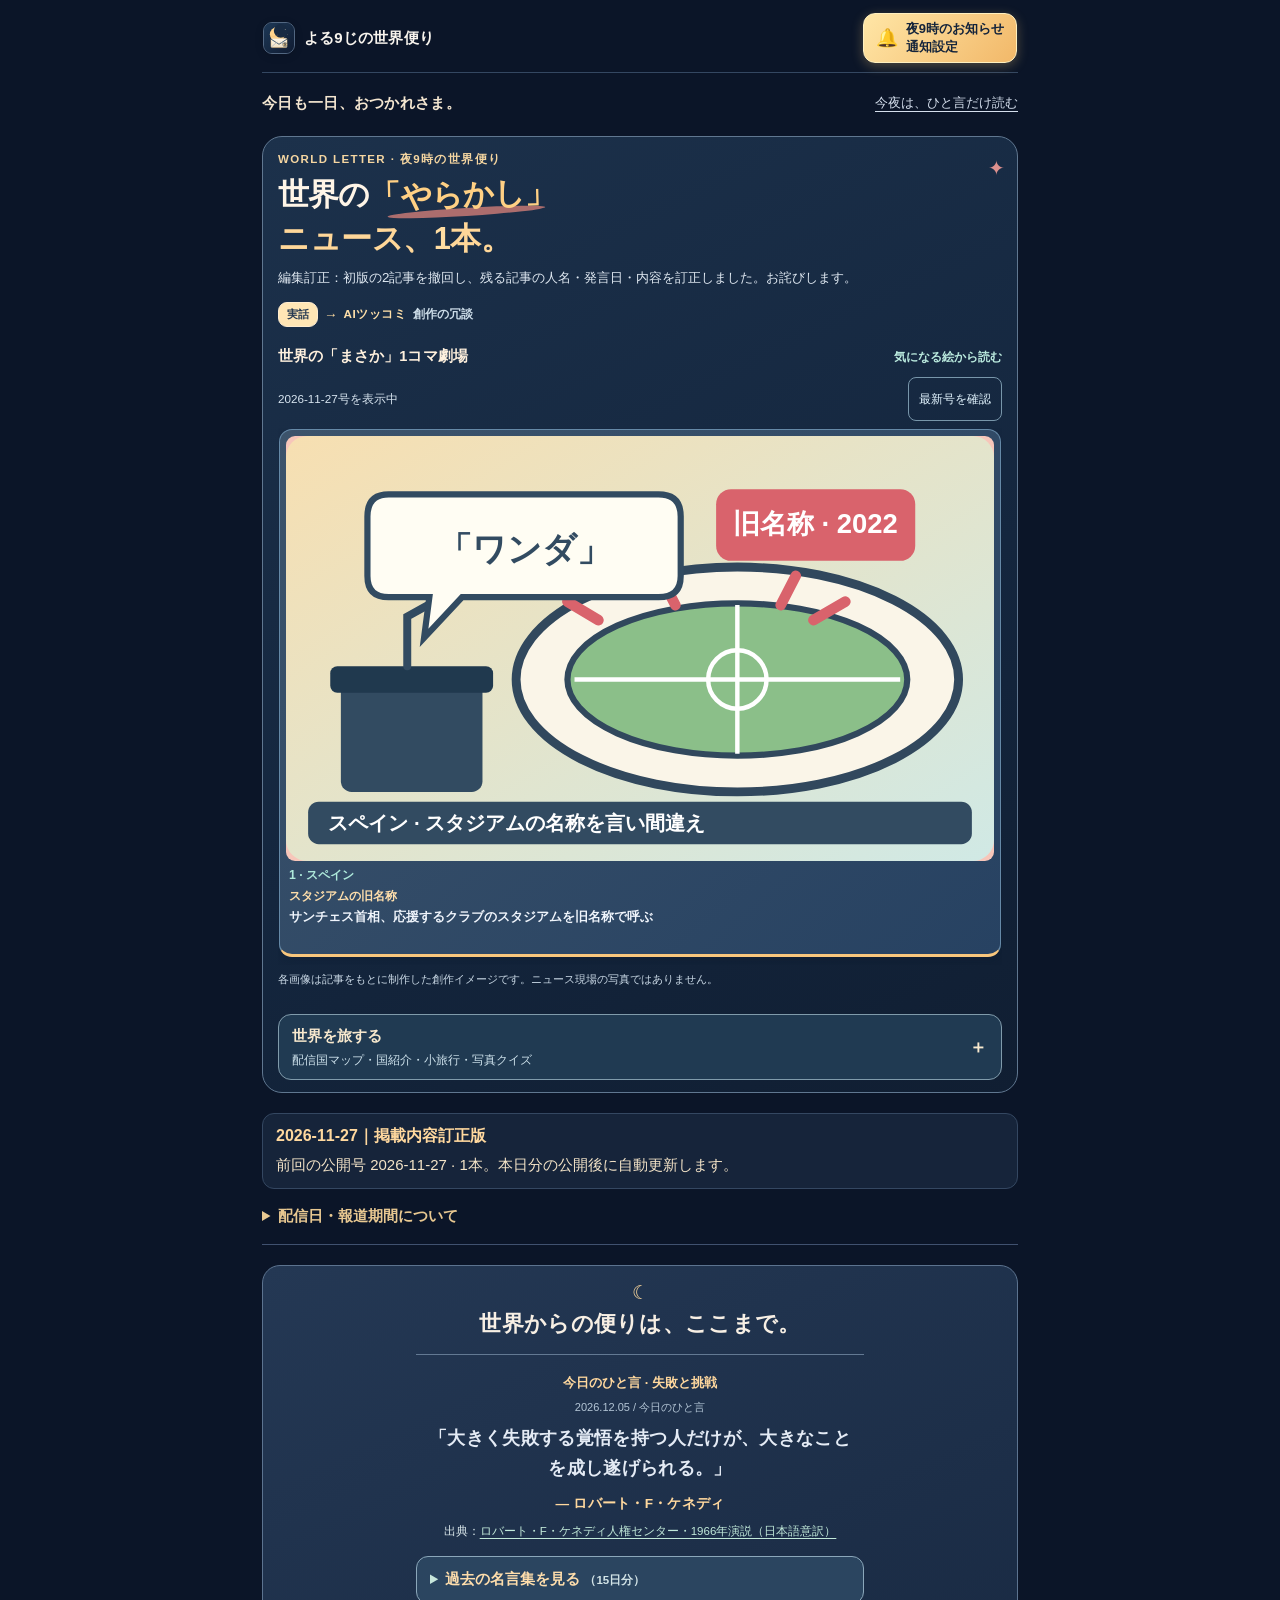
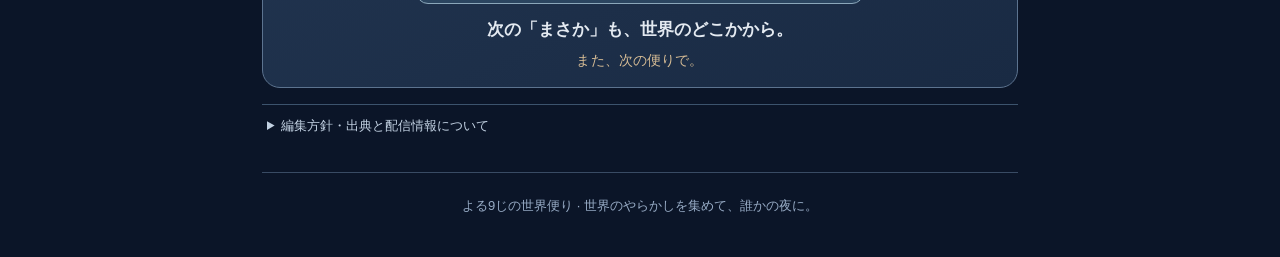
<file: index.html>
<!doctype html>
<html lang="ja">
<head>
<meta charset="utf-8"><meta name="viewport" content="width=device-width, initial-scale=1, viewport-fit=cover">
<meta name="theme-color" content="#121c32"><meta name="description" content="世界の人間の失敗・勘違い・手違いを、AIが鋭くツッコむ。夜9時に、笑える実話をお届け。">
<meta property="og:type" content="website">
<meta property="og:title" content="よる9じの世界便り｜今日も世界は、ちょっとやらかした。">
<meta property="og:description" content="世界の人間の失敗・勘違い・手違いを、AIが鋭くツッコむ。夜9時に、笑える実話をお届け。">
<meta name="apple-mobile-web-app-capable" content="yes"><meta name="apple-mobile-web-app-status-bar-style" content="black"><meta name="apple-mobile-web-app-title" content="よる9じの世界便り">
<link rel="manifest" href="./manifest.webmanifest">
<link rel="icon" type="image/svg+xml" href="./assets/icon.svg">
<link rel="icon" type="image/png" sizes="192x192" href="./assets/icon-192.png">
<link rel="apple-touch-icon" sizes="180x180" href="./assets/apple-touch-icon.png">
<title>よる9じの世界便り｜今日も世界は、ちょっとやらかした。</title>
<style>
:root{color-scheme:dark;--bg:#0b1425;--card:#1b2942;--card2:#293955;--ink:#f8f4ed;--sub:#bac9dc;--gold:#ffd89e;--line:#475773;--mint:#bde9db}
*{box-sizing:border-box}html{scroll-behavior:smooth}body{margin:0;min-width:320px;background:radial-gradient(ellipse 600px 360px at 72% 0%,#293e614d,transparent 78%),#0b1425;color:var(--ink);font-family:-apple-system,BlinkMacSystemFont,'Noto Sans JP','Hiragino Kaku Gothic ProN','Yu Gothic',Meiryo,sans-serif;line-height:1.85}
button,a{font:inherit}button{cursor:pointer}a{color:#c1e9d9}button:focus-visible,a:focus-visible{outline:3px solid var(--gold);outline-offset:3px}.wrap{max-width:800px;margin:auto;padding:0 22px}.nav{display:flex;justify-content:space-between;align-items:center;gap:8px;padding:24px 0 9px}.logo{font-weight:800;letter-spacing:.03em;font-size:14px}.logo .icon{display:inline-flex;align-items:center;justify-content:center;width:35px;height:35px;margin-right:8px;border-radius:50%;border:1px solid #50607e;background:#233452;color:var(--gold);font-size:22px}.tag{border:1px solid #596986;border-radius:30px;padding:4px 10px;font-size:11px;color:#e0e8f1;white-space:nowrap}
.hero{text-align:center;padding:32px 0 22px}.stars{font-size:16px;letter-spacing:25px;color:var(--gold);opacity:.7;padding-left:24px}.moon{width:67px;height:67px;margin:25px auto 24px;border-radius:50%;background:var(--gold);position:relative;box-shadow:0 0 47px #ffd89e25}.moon:after{content:"";position:absolute;left:26px;top:-12px;width:62px;height:62px;border-radius:50%;background:#17253d}.eyebrow{font-size:11px;letter-spacing:.17em;color:var(--gold);font-weight:800}.hero h1{font-family:'Hiragino Mincho ProN','Yu Mincho',serif;font-size:clamp(30px,6vw,43px);letter-spacing:.02em;font-weight:650;line-height:1.55;margin:13px 0}.lead{font-size:14px;color:#e0e7f2;line-height:2;margin:0 auto;max-width:570px}.small{font-size:12px;color:var(--sub)}
.status{border:1px solid var(--line);background:#1b2a43;border-radius:17px;margin:29px 0 32px;padding:13px 16px;display:flex;justify-content:space-between;align-items:center;gap:12px}.status strong{font-size:12px;color:var(--gold)}.status span{font-size:12px;color:#d3dff0}.status .statusline{display:flex;flex-direction:column;gap:2px}.sectionhead{display:flex;justify-content:space-between;align-items:end;border-bottom:1px solid var(--line);padding-bottom:15px;gap:12px}.sectionhead h2{font-size:21px;letter-spacing:.02em;margin:0}.intro{font-size:13px;color:#ced9e8;margin:15px 0 19px}.filters{display:flex;gap:8px;flex-wrap:wrap;margin-bottom:24px}.filter{background:transparent;border:1px solid #60718d;color:#d9e3ed;font-size:12px;border-radius:100px;padding:7px 13px}.filter[aria-pressed="true"]{background:var(--gold);color:#19263b;border-color:var(--gold);font-weight:800}
.list{display:grid;gap:16px;list-style:none;margin:0;padding:0}.story{border:1px solid #40516f;background:var(--card);border-radius:20px;padding:21px 22px;box-shadow:0 10px 26px #00000012}.story[hidden]{display:none}.storytop{display:flex;align-items:center;flex-wrap:wrap;gap:9px;color:#cad8ea;font-size:12px}.number{width:29px;height:29px;border-radius:50%;background:#344763;color:var(--gold);display:grid;place-items:center;font-size:11px;font-weight:800}.type{margin-left:auto;border:1px solid #5a6e8b;border-radius:20px;padding:2px 10px;font-size:11px}.label{color:var(--gold);font-weight:700;font-size:11px;margin-top:13px}.story h3{font-size:clamp(19px,3.7vw,22px);line-height:1.62;margin:7px 0 10px}.summary{font-size:14px;color:#e4ebf5;margin:0 0 10px}.readbtn{padding:7px 0 0;background:transparent;border:0;color:var(--gold);font-weight:800;font-size:13px}.details{margin-top:18px;padding-top:15px;border-top:1px dashed #657590}.details[hidden]{display:none}.detailtext{font-size:14px;line-height:2;margin:0 0 14px;color:#f2f3f9}.quip{background:var(--card2);border-left:3px solid var(--gold);border-radius:3px 10px 10px 3px;padding:14px 16px;font-size:14px;margin:12px 0 17px}.quiphead{font-size:11px;display:block;font-weight:800;color:var(--gold);margin-bottom:4px}.source{font-size:12px;line-height:1.8;color:#ced9e8;margin:0 0 16px;overflow-wrap:anywhere}.actions{display:flex;justify-content:flex-end;flex-wrap:wrap;gap:8px}.share{border:0;background:transparent;color:#e1e8f5;text-decoration:underline;font-size:12px}.empty{border:1px dashed var(--line);border-radius:15px;text-align:center;padding:20px;font-size:13px;color:var(--sub)}.empty[hidden]{display:none}
.footerpanel{text-align:center;margin:38px 0 20px;border:1px solid #536786;border-radius:22px;background:linear-gradient(155deg,#263958,#15243b);padding:32px 20px}.footerpanel h2{font-family:'Hiragino Mincho ProN','Yu Mincho',serif;font-weight:650;font-size:23px;line-height:1.6;margin:10px 0 14px}.footerpanel p{font-size:14px;color:#e4ebf5;line-height:2}.footerpanel .bye{color:var(--gold);font-weight:700;margin-top:20px}.note{font-size:12px;color:#c3d1e2;line-height:1.9;padding:16px 19px;margin-bottom:29px;border:1px solid #32435f;border-radius:13px;background:#15243a}.note strong{color:var(--gold)}footer{color:#97abc5;font-size:11px;text-align:center;border-top:1px solid #394b64;padding:22px 0 40px}.toast{position:fixed;bottom:20px;left:50%;transform:translateX(-50%);background:#ffe1ac;color:#132036;border-radius:13px;padding:10px 17px;font-size:13px;z-index:10;box-shadow:0 8px 35px #0008}.toast[hidden]{display:none}
@media(max-width:520px){.wrap{padding:0 17px}.nav{padding-top:14px}.hero{padding-top:26px}.story{padding:19px 16px}.status{flex-direction:column;align-items:start}.sectionhead h2{font-size:19px}}@media(prefers-reduced-motion:reduce){html{scroll-behavior:auto}}

/* v5 — 事実に忠実なニュースと、夜9時配信のための公開号選択 */
body{background:#0b1528}
.nav{padding:14px 0 7px}
.hero{position:relative;isolation:isolate;text-align:left;padding:17px 0 16px;overflow:hidden}
.hero:before{content:"";position:absolute;z-index:-1;right:-48px;top:16px;width:225px;height:225px;border-radius:100%;background:radial-gradient(circle,#233d60 0%,transparent 70%);opacity:.8}
.hero-stamp{float:right;margin:9px 10px 0 9px;transform:rotate(11deg);border:3px solid #ffd89e;border-radius:18px;background:#ffd89e;color:#16243b;width:79px;height:88px;display:flex;flex-direction:column;align-items:center;justify-content:center;line-height:1.05;font-size:29px;font-weight:1000;letter-spacing:-2px;box-shadow:5px 6px 0 #40567d;}
.hero .eyebrow{color:#ffd89e;letter-spacing:.09em;font-size:11px}
.eyebrow-dot{font-size:9px;margin-right:5px}
.hero h1{font-family:-apple-system,BlinkMacSystemFont,'Noto Sans JP','Hiragino Kaku Gothic ProN','Yu Gothic',Meiryo,sans-serif;font-size:clamp(28px,7vw,45px);font-weight:900;letter-spacing:-.02em;line-height:1.42;margin:14px 0 12px}
.hero h1 em{font-style:normal;color:#ffd89e}
.hero .lead{margin:0;max-width:620px;color:#f5f0eb;font-size:14px;line-height:1.85}
.hero-note{display:inline-block;margin-top:16px;font-size:12px;font-weight:750;background:#324962;border:1px solid #637894;color:#fff0d8;padding:7px 11px;border-radius:10px;line-height:1.6}
.status{margin:13px 0 24px;padding:10px 14px;border-radius:12px}
.sectionhead{padding-bottom:9px}.sectionhead h2{font-size:19px}
.intro{margin:10px 0 12px;line-height:1.6}
.filters{margin-bottom:15px}
.list{gap:13px}
.story{position:relative;padding:16px 17px;border-color:#51678c}
.story h3{font-size:clamp(19px,4.3vw,24px);line-height:1.5;margin:6px 0}
.story .summary{font-size:13px;line-height:1.8;margin:0 0 5px}
.story .label{margin-top:7px}
.teaserquip{margin:12px 0 8px;padding:10px 12px;border-radius:9px;background:#f6dba7;color:#1d2940;font-weight:750;font-size:13px;line-height:1.65}
.teaserquip span{display:block;font-size:10px;letter-spacing:.04em;margin-bottom:2px;color:#5b4932}
.story .teaserquip{background:#2e405e;color:#f5ebdb;border-left:3px solid #d8b676}
.story .teaserquip span{color:#f4ce8b}
.reported{font-size:12px;color:#d3ddea;margin:3px 0 9px;line-height:1.7}
.offlineNotice{background:#34425a;border:1px solid #cfac70;border-radius:12px;padding:11px 15px;margin:12px 0;font-size:12px;color:#fff1d6;line-height:1.6}
.offlineNotice[hidden]{display:none}
.notification-panel{border:1px solid #7b8ca6;border-radius:16px;padding:18px;margin:20px 0;color:#fff0d8}
.notification-panel[hidden]{display:none}
.notification-panel h2{font-size:19px}
.notification-panel button{border-radius:10px;padding:12px 15px;font:inherit;font-weight:700;background:#f6dba7;color:#16233c;cursor:pointer}
.notification-panel button:disabled{opacity:.55;cursor:default}
.notification-panel p{font-size:13px;line-height:1.75}
.date-guide{font-size:12px;color:#d3ddea;margin:5px 0 14px;line-height:1.8}
.readbtn{padding-top:8px}
.footerpanel{margin-top:24px}
.footerpanel h2{font-size:clamp(19px,4.3vw,23px);line-height:1.7}.footerpanel p{margin:14px 0}.footerpanel .message-last{font-size:21px;font-weight:800;color:var(--gold);margin:16px 0 4px}.footerpanel .bye{font-size:12px;font-weight:550;opacity:.92;margin-top:23px}
@media(max-width:520px){.hero{padding-top:14px}.hero-stamp{width:61px;height:68px;font-size:23px;margin:10px 5px 0 3px;border-width:2px}.hero h1{font-size:27px}.hero .lead{font-size:13px}.hero-note{font-size:11px}.status{margin:11px 0 20px}.story{padding:17px 14px}}

.archivepanel{border:1px solid #415571;background:#142239;border-radius:14px;padding:12px 16px;display:flex;align-items:center;flex-wrap:wrap;gap:9px 14px;margin:14px 0 20px}.archivepanel label{font-size:13px;color:#f8ddb2;font-weight:700}.archivepanel select{background:#243451;color:#f8f4ed;border:1px solid #7886a0;border-radius:8px;font:inherit;padding:6px 9px;max-width:100%}.archivepanel .small{font-size:11px;color:#bbcee1;flex-basis:100%}

/* v6 — 読者が最初に見る、笑いと信頼の約束 */
.hero-audience{color:#d9e6f6;font-size:14px;line-height:1.65;margin:17px 0 4px;font-weight:750;letter-spacing:.015em}
.hero h1{font-size:clamp(28px,5.8vw,43px);line-height:1.4;margin:8px 0 13px;max-width:660px}
.hero-description{font-size:14px;line-height:1.7;color:#d9e6f6;margin:0 0 9px;max-width:580px}.hero-truth{font-size:15px;font-weight:650;color:#f3e5ce;line-height:1.75;margin:0}
.hero-truth strong{color:#ffd89e}
@media(max-width:520px){.hero-audience{font-size:12px}.hero h1{font-size:clamp(24px,6.5vw,30px)}.hero-description{font-size:12px}.hero-truth{font-size:13px}}
.night-quote{margin:22px auto 0;padding:16px 12px;border-top:1px solid #536786;max-width:490px}.night-quote[hidden],.evening-entry a[hidden]{display:none!important}
.night-quote span{font-size:11px;color:var(--gold);font-weight:750}.night-quote p{font-size:15px;line-height:1.8;margin:7px 0 12px}
.worldpanel{margin:16px 0 22px;padding:17px;border:1px solid #536786;border-radius:16px;background:#14243d}.worldpanel h2{font-size:17px;margin:0 0 8px}.worldpanel h2:not(:first-child){margin-top:20px}.worldpanel label{font-size:12px;color:#f8ddb2}.worldpanel select{background:#243451;color:#fff;border:1px solid #7886a0;border-radius:8px;padding:7px;max-width:100%}.worldmap{height:190px;position:relative;overflow:hidden;border-radius:12px;background:linear-gradient(145deg,#203e5a,#162b46);border:1px solid #45627e}.worldmap:before{content:"";position:absolute;inset:0;background:repeating-linear-gradient(0deg,transparent 0 37px,#ffffff10 38px),repeating-linear-gradient(90deg,transparent 0 55px,#ffffff10 56px)}.world-coastlines{position:absolute;inset:0;width:100%;height:100%;display:block}.world-coastlines path{fill:#527b79;stroke:#93b4ae;stroke-width:.24;vector-effect:non-scaling-stroke}.map-fallback{position:absolute;left:10px;bottom:7px;z-index:1;background:#14243dcc;border-radius:7px;padding:4px 7px;font-size:11px;color:#fff0d8;pointer-events:none}
.map-pin{position:absolute;transform:translate(-50%,-50%);border:2px solid #fff0d1;background:#f6dba7;color:#16243b;border-radius:100%;width:26px;height:26px;font-size:12px;font-weight:900;z-index:1;cursor:pointer}.map-pin:focus-visible{outline:3px solid white}.country-result{border-bottom:1px solid #40516f;padding:9px 0;font-size:12px}.country-result button{border:0;background:none;color:#f6dba7;text-decoration:underline;text-align:left;padding:0;font-size:13px}.map-fallback{font-size:12px;color:#e1e8f5;padding:12px}
.editor-dashboard{margin:16px 0;border:1px solid #70819b;border-radius:12px;padding:12px;background:#1b2d47}.editor-dashboard summary{cursor:pointer;color:#f6dba7;font-size:14px;font-weight:800}.editor-dashboard .small{line-height:1.7}.editor-stats{margin:12px 0;font-size:13px;color:#f4e5cc}.editor-map{height:175px}.editor-regions{font-size:12px;color:#e4ebf5;margin-top:10px;line-height:1.9}.editor-region{display:flex;justify-content:space-between;gap:10px;border-bottom:1px solid #455772;padding:3px 0}.editor-region.missing{color:#ffd89e}.editor-dashboard .map-pin{width:26px;height:26px;cursor:default}.editor-dashboard .map-pin:disabled{opacity:1}
.reader-extras{margin:22px 0;border:1px solid #667b98;border-radius:13px;padding:12px;background:#182a42}.reader-extras>summary{color:#f5d8a1;font-weight:750;cursor:pointer;padding:5px 2px}.reader-extras[open]>summary{margin-bottom:15px}.release-status{border-left:3px solid #d5ae67;padding:8px 12px;margin:8px 0 14px;background:#1b2e47;color:#f4e4c8;font-size:13px;line-height:1.65}

.spotlight{margin:7px 0 17px;padding:19px 19px 17px;border:2px solid #e4b86b;border-radius:19px;background:linear-gradient(135deg,#344664,#172740);box-shadow:0 9px 27px #0003}.spotlight-kicker{color:#ffd89e;font-size:12px;font-weight:900;letter-spacing:.04em}.spotlight h2{font-size:clamp(22px,5.5vw,30px);line-height:1.4;margin:9px 0 16px;font-weight:900}.spotlight-quip-label{color:#f6dba7;font-size:11px;font-weight:850;margin:0 0 3px}.spotlight-quip{font-size:clamp(17px,4.5vw,22px);line-height:1.55;font-weight:850;margin:0 0 14px}.spotlight #spotlightRead{min-height:44px;background:#ffd89e;border:0;border-radius:100px;color:#14223a;font-weight:900;padding:9px 19px}.spotlight[hidden]{display:none}
@media(max-width:520px){.spotlight{padding:15px 16px;margin:8px 0 14px}.spotlight h2{margin:7px 0 12px}}
.second-quip{margin:18px 0;padding:16px 17px;background:#243956;border-left:4px solid #ffd89e;border-radius:10px}.second-quip span{display:block;color:#ffd89e;font-size:12px;font-weight:900;margin-bottom:7px}.second-quip p{font-size:clamp(17px,4.5vw,21px);font-weight:900;line-height:1.55;margin:0;color:#fff}
/* Editorial cover: faithful to the award-first navy-and-gold mockup. */
.nav{padding:14px 0 9px;gap:6px}.nav .logo{font-size:13px}.nav .logo .icon{width:28px;height:28px;font-size:18px;margin-right:5px}.nav .tag{font-size:10px;padding:3px 7px}
.spotlight{display:flex;flex-direction:column;align-items:stretch;text-align:left;position:relative;isolation:isolate;overflow:hidden;margin:13px 0 10px;padding:25px 23px 24px;border:1px solid #53627b;border-radius:19px;background:#17243b;box-shadow:0 12px 32px #0004}
.spotlight[hidden]{display:none}.spotlight-award{display:flex;justify-content:center;margin:3px 0 3px}.spotlight-award svg{width:57px;height:57px}
.spotlight-kicker{text-align:center;color:#ffd89e;font-size:13px;font-weight:900;letter-spacing:.05em;margin-bottom:14px}
.spotlight h1{color:#fff;font-size:clamp(27px,6.7vw,43px);line-height:1.43;letter-spacing:-.025em;font-weight:950;margin:0 0 23px;text-wrap:pretty;overflow-wrap:anywhere}
.spotlight-divider{height:1px;background:#526480;margin:0 0 17px;width:100%}
.spotlight-quip-label{color:#ffd89e;font-size:12px;font-weight:900;letter-spacing:.03em;margin:0 0 6px}
.spotlight-quip{color:#fff;font-size:clamp(20px,5.1vw,28px);font-weight:900;line-height:1.52;margin:0 0 24px;text-wrap:pretty;overflow-wrap:anywhere}
.spotlight #spotlightRead{display:block;width:100%;min-height:53px;background:#ffd89e;border:0;border-radius:100px;color:#17243b;font-size:15px;font-weight:950;padding:12px 15px}
.hero{padding:9px 3px 15px;text-align:center;overflow:visible}.hero:before{display:none}.hero .eyebrow{font-size:12px;letter-spacing:0;color:#ffd89e}.hero .hero-description{font-size:11px;line-height:1.6;margin:5px auto;color:#c7d4e8}.hero .hero-truth{display:block;float:none;font-size:12px;line-height:1.6;margin:6px auto;color:#e8e0d2}
@media(max-width:520px){.wrap{padding:0 16px}.nav{padding:10px 0 7px}.spotlight{margin:9px 0 9px;padding:21px 18px 22px}.spotlight h1{margin-bottom:21px}.spotlight-quip{margin-bottom:22px}.hero{padding:8px 2px 13px}}
/* iPhone-first reading layout: bring the first story forward and keep touch targets generous. */
.reader-extras{display:grid;gap:10px;margin:22px 0;padding:0;border:0;background:transparent}
.reader-tool{border:1px solid #667b98;border-radius:14px;background:#182a42;padding:12px 15px}
.reader-tool>summary{color:#f5d8a1;font-weight:750;cursor:pointer;min-height:44px;display:list-item;align-content:center;line-height:1.6}
.reader-tool[open]>summary{margin-bottom:10px}
.reader-tool .archivepanel,.reader-tool .worldpanel{margin-top:8px}
.filter,.readbtn,.share{min-height:44px;touch-action:manipulation}
.readbtn{padding:10px 4px;display:inline-flex;align-items:center}
.filter{font-size:13px;padding:9px 14px}
.night-quote{margin-top:24px;padding:24px 14px 10px;border-top:1px solid #647996}
.night-quote p{font-size:clamp(19px,4.8vw,25px);font-weight:750;line-height:1.8;letter-spacing:.02em;margin:14px auto 20px;max-width:24em}

@media(max-width:520px){
 .hero{padding:10px 0 8px}
 .hero .eyebrow,.hero-audience{display:none}
 .hero h1{margin:7px 0 8px;font-size:clamp(25px,6.6vw,31px);line-height:1.34}
 .hero-stamp{width:49px;height:55px;font-size:18px;margin:4px 6px 0 8px;border-radius:12px}
 .hero-truth{font-size:12px}
 .status{margin:10px 0 14px;padding:10px 12px;gap:5px}
 .sectionhead{padding-bottom:8px}
 .intro{margin:9px 0 7px;line-height:1.65}
 .date-guide{margin:5px 0 10px;font-size:11px}
 .filters{gap:7px;margin-bottom:14px}
 .story{padding:18px 16px}
 .story h3{line-height:1.5}
 .release-status{margin:5px 0 12px;padding:7px 10px}
}
/* Clean, accessible lead-story cover: details expand in place, not duplicated below. */
.spotlight-body{width:100%;margin-top:17px;padding:16px 0 2px;border-top:1px solid #526480;text-align:left}
.spotlight-body[hidden],.filters[hidden],.filter[hidden],.sectionhead[hidden],.intro[hidden]{display:none}
.spotlight-body .summary{font-size:15px;line-height:1.85;color:#e9eff8}
.spotlight-body .reported,.spotlight-body .source{font-size:13px;color:#d6e2f3}
.spotlight-body .detailtext{font-size:14px}
.spotlight-body .actions{margin-top:12px}
.spotlight-body .share{width:auto;min-height:44px;background:transparent;color:#f1e2ba;text-decoration:underline;font-size:13px;padding:8px}
.hero{padding:6px 0 7px}
.hero .hero-description{font-size:13px;line-height:1.55;margin:2px auto}
.hero .hero-truth{font-size:13px;line-height:1.55;margin:2px auto}
.status{margin:5px 0 6px;padding:8px 12px}
.status #editionMessage,.edition-context,.note,.source,.storytop,.small{font-size:13px}
.intro{font-size:13px}
.nav .tag{font-size:11px;line-height:1.4}
@media(max-width:520px){
 .nav .tag{max-width:47%;white-space:normal;text-align:right}
 .hero{padding:4px 0 7px}
 .hero .hero-description,.hero .hero-truth{font-size:13px}
 .spotlight-body{padding-top:13px}
}
@media(prefers-reduced-motion:reduce){.reader-tool{scroll-behavior:auto}}
.edition-context{margin:0 0 15px;border-bottom:1px solid #40516f;padding:0 0 6px;color:#d3ddea;font-size:12px}.edition-context summary{cursor:pointer;min-height:44px;display:list-item;align-content:center;color:#e8c891}.edition-context p{margin:6px 0;line-height:1.7}.status{margin-bottom:8px;padding:9px 12px}.status .statusline{gap:0}.status #editionMessage{font-size:11px}.release-status{margin:4px 0 10px;padding:7px 10px}.intro{margin:6px 0 10px}.story .summary{display:-webkit-box;-webkit-box-orient:vertical;-webkit-line-clamp:4;overflow:hidden}.story.expanded .summary{display:block}.story .teaserquip{display:block;overflow-wrap:anywhere}.story.expanded .teaserquip{display:block}@media(max-width:520px){.status{margin:7px 0 8px}.release-status{margin:4px 0 7px}.edition-context{margin-bottom:10px}.story .summary{font-size:14px;line-height:1.75}}\n.detail-language-note{font-size:13px;line-height:1.8;color:#f5d8a1;margin:0 0 12px}.original-detail{border-top:1px dashed #657590;padding:12px 0;margin:12px 0}.original-detail>summary{cursor:pointer;color:var(--gold);font-weight:750;min-height:44px;align-content:center}.original-warning{font-size:12px;color:#cdd8e7;line-height:1.7}.original-detail .detailtext{overflow-wrap:anywhere}

/* Reader typography v7 — iPhone screenshots revealed 10–13px metadata.
   Keep news titles expressive, but give ordinary text and controls a legible floor.
   Use rem so browser text-size preferences can scale the interface. */
.nav .logo{font-size:1rem;line-height:1.5}
.nav .tag{font-size:.875rem;line-height:1.45;padding:5px 9px}
.status strong{font-size:1rem;line-height:1.55}
.status #editionMessage{font-size:.875rem;line-height:1.65}
.release-status{font-size:.9375rem;line-height:1.7;overflow-wrap:anywhere}
.edition-context{font-size:.9375rem}
.edition-context summary{font-size:.9375rem;font-weight:700}
.edition-context p{font-size:.875rem;line-height:1.75}
.hero .hero-description,.hero .hero-truth{font-size:1rem;line-height:1.7}
.sectionhead .small{font-size:.9375rem}
.intro{font-size:.9375rem;line-height:1.7}
.filter{font-size:.9375rem;line-height:1.5}
.storytop{font-size:.875rem;line-height:1.5}
.storytop .type{font-size:.875rem;line-height:1.5}
.story .number{font-size:.875rem;min-width:32px;width:32px;height:32px}
.story .label{font-size:.9375rem;line-height:1.55}
.story .summary{font-size:clamp(1rem,4.25vw,1.125rem);line-height:1.82}
.reported,.story .reported{font-size:.875rem;line-height:1.75}
.teaserquip,.story .teaserquip{font-size:1rem;line-height:1.75}
.teaserquip span,.story .teaserquip span{font-size:.875rem;line-height:1.5}
.readbtn{font-size:1rem;line-height:1.5;font-weight:800}
.details .detailtext,.spotlight-body .detailtext{font-size:1rem;line-height:1.95}
.detail-language-note,.original-warning{font-size:.9375rem;line-height:1.8}
.source,.spotlight-body .source,.spotlight-body .reported{font-size:.875rem;line-height:1.8}
.actions .share,.spotlight-body .share{font-size:.9375rem;line-height:1.5}
.spotlight-kicker{font-size:1rem;line-height:1.5}
.spotlight-quip-label{font-size:.9375rem;line-height:1.5}
.spotlight #spotlightRead{font-size:1.0625rem;line-height:1.55}
.spotlight-body .summary{font-size:1rem;line-height:1.85}
.second-quip span{font-size:.9375rem}
.reader-tool>summary{font-size:1rem;line-height:1.6}
.archivepanel label,.worldpanel label{font-size:.9375rem}
.archivepanel .small{font-size:.875rem}
.archivepanel select,.worldpanel select{font-size:1rem;min-height:44px}
.worldpanel .small,.map-fallback,.country-result{font-size:.875rem;line-height:1.7}
.country-result button{font-size:.9375rem;line-height:1.65;min-height:44px}
.editor-dashboard summary,.editor-stats,.editor-regions{font-size:.875rem;line-height:1.7}
.notification-panel p,.offlineNotice{font-size:.9375rem;line-height:1.8}
.notification-panel button{font-size:1rem;min-height:44px}
#notificationTestButton{margin-top:8px;background:transparent;border:1px solid #f5d8a1;color:#f5d8a1}
.night-quote span{font-size:.9375rem;line-height:1.6}
.footerpanel>p:not(.bye){font-size:1rem;line-height:1.9}
.footerpanel .bye{font-size:.9375rem;line-height:1.8}
.footerpanel #endprogress{font-size:.875rem;line-height:1.7}
.note{font-size:.9375rem;line-height:1.85}
footer{font-size:.8125rem;line-height:1.7}
@media(max-width:520px){
 .nav{flex-wrap:wrap;row-gap:6px}
 .nav .logo{font-size:.9375rem}
 .nav .tag{max-width:50%;font-size:.8125rem;overflow-wrap:anywhere}
 .story .summary{font-size:1rem;line-height:1.85}
 .sectionhead{gap:12px}
 .sectionhead .small{flex-shrink:0}
 .spotlight-body{overflow-wrap:anywhere}
}
/* Editorial trust and calmer nightly reading. Keep one release status panel. */
.status{margin:12px 0 14px}
.status .statusline{width:100%;gap:4px}
.status .release-status{margin:0;padding:0;background:transparent;border:0;font-size:.9375rem;line-height:1.65}
.notification-panel{margin:16px 0;padding:12px 15px;background:#17263e}
.notification-details>summary{font-size:1rem;line-height:1.7;font-weight:750;color:#f5d8a1;cursor:pointer;min-height:44px;align-content:center}
.notification-settings{padding:10px 0 0}
.footerpanel{padding:24px 20px}
.footerpanel h2{margin-bottom:6px}
.night-quote{margin-top:14px;padding-top:16px}
.night-quote p{margin:10px auto 15px}
.correction-flag{display:inline-block;color:#ffe2ad;background:#41432e;border:1px solid #c1a66c;font-size:.875rem;border-radius:8px;padding:2px 8px;margin:5px 0}
.correction-note{font-size:.9375rem;line-height:1.8;color:#e9d4b6;border-left:3px solid #d4b271;padding:10px 12px;background:#293650;border-radius:0 8px 8px 0}
.source-evidence{font-size:.9375rem;line-height:1.8;margin:8px 0 16px}
.source-evidence summary{color:#f5d8a1;cursor:pointer;min-height:44px;align-content:center;font-weight:700}
.source-evidence ul{padding-left:21px;margin:4px 0 8px}
.source-evidence li{overflow-wrap:anywhere;margin-bottom:6px}

/* A quiet invitation to read, not a task to complete. */
.evening-entry{display:flex;align-items:center;justify-content:space-between;gap:12px;margin:6px 0 12px;flex-wrap:wrap}
.evening-entry p{font-size:1rem;font-weight:750;letter-spacing:.02em;color:#f3e9d9;margin:0;line-height:1.7}
.evening-entry a{font-size:.9375rem;line-height:1.55;color:#d4e3f3;text-decoration:underline;text-underline-offset:4px;padding:7px 0;min-height:44px;display:inline-flex;align-items:center}
.spotlight-award{margin:0 0 6px}
.evening-moon{font-family:Georgia,serif;font-size:3.1rem;line-height:1.05;color:var(--gold)}
.spotlight{padding-top:18px}
.spotlight-kicker{font-size:1rem;letter-spacing:.015em;margin-bottom:10px}
.hero .hero-description,.hero .hero-truth{font-size:.9375rem;line-height:1.75}
.hero .hero-truth strong{color:#f4d9a5}
.footerpanel{padding:25px 19px 22px;scroll-margin-top:16px}
.footerpanel h2{font-size:clamp(1.25rem,5vw,1.5rem);margin:6px 0 8px}
.closing-moon{color:var(--gold);font-size:1.8rem;line-height:1.2}
.night-quote{margin-top:12px;padding:17px 12px 0}
.night-quote p{font-size:clamp(1.0625rem,4.5vw,1.35rem);line-height:1.8;font-weight:650}
.footerpanel .bye{font-size:.9375rem;line-height:1.7;margin-top:16px}
@media(max-width:520px){
 .evening-entry{gap:3px;margin:2px 0 10px}
 .evening-entry p{flex-basis:100%}
 .evening-entry a{font-size:.875rem;padding:5px 0}
 .spotlight{padding-top:16px}
 .evening-moon{font-size:2.7rem}
 .hero{padding:6px 0 8px}
}
/* Make the wide world tangible through confirmed locations, not vague slogans. */
.spotlight-location{font-size:.9375rem;line-height:1.65;text-align:center;color:#e0eaf6;
 margin:0 0 14px;letter-spacing:.025em;overflow-wrap:anywhere}
.world-invitation{display:inline-flex;align-items:center;justify-content:center;
 min-height:44px;margin-top:8px;padding:7px 10px;font-size:.9375rem;
 line-height:1.55;color:#e5d0a9;text-decoration:underline;text-underline-offset:4px;border-radius:8px}
.world-invitation:focus-visible{outline:3px solid #ffdc9b;outline-offset:3px}
#mapExtras{scroll-margin-top:18px}
@media(max-width:520px){
 .spotlight-location{font-size:.9375rem;margin-bottom:12px}
 .world-invitation{width:100%;font-size:.9375rem}
}

/* Nightly geography-first reading: real countries lead into real stories. */
.hero{margin:6px 0 12px;padding:12px 14px 14px;text-align:center;border-radius:16px;
 background:linear-gradient(180deg,#17283f,#152238);border:1px solid #344862}
.hero .eyebrow{display:block!important;margin:0 0 7px;font-size:.875rem;color:#f0d7a8;letter-spacing:.035em}
.issue-countries{display:flex;justify-content:center;align-items:center;gap:7px 8px;flex-wrap:wrap;margin:7px auto 9px}
.countries-intro{display:block;flex-basis:100%;font-size:.875rem;line-height:1.65;color:#c8d7e9}
.country-chip{display:inline-flex;align-items:center;border:1px solid #7487a3;border-radius:100px;
 padding:4px 13px;font-size:1rem;font-weight:740;line-height:1.6;color:#ffebcb;background:#263852}
.country-pending{font-size:.9375rem;color:#d8e2ef}
.hero .hero-description{font-size:.9375rem;line-height:1.7;color:#d6e2f1;margin:5px auto 3px}
.hero .hero-truth{font-size:.9375rem;line-height:1.75;color:#d6e2f1;margin:5px auto 3px;font-weight:500}
.hero .hero-truth strong{color:#f3dcaf;font-weight:700}
.world-invitation{margin-top:5px}
.spotlight{margin:0 0 15px;padding:18px 20px 20px;border:1px solid #405a75;
 background:linear-gradient(155deg,#1c2c45,#16243b);box-shadow:0 5px 17px #0002}
.spotlight-kicker{font-size:.9375rem;font-weight:760;margin-bottom:9px}
.spotlight h1{font-size:clamp(1.5rem,5.8vw,2.2rem);line-height:1.52;font-weight:810;letter-spacing:-.015em;margin-bottom:17px}
.spotlight-quip{font-size:clamp(1.125rem,4.7vw,1.4rem);font-weight:740;line-height:1.65;margin-bottom:16px}
.spotlight #spotlightRead{min-height:49px;font-size:1rem;font-weight:780;padding:10px 14px;background:#f4d7a6}
.spotlight-award{margin-bottom:3px}
.evening-moon{font-size:2.55rem}
.spotlight-location{text-align:center;font-size:.9375rem;margin-bottom:12px;color:#d6e4f2}
.sectionhead{margin-top:9px;padding:0 2px 8px}
.sectionhead h2{font-size:clamp(1.1rem,4.8vw,1.35rem);font-weight:780;line-height:1.5}
.intro{font-size:.9375rem;line-height:1.75;margin:6px 0 12px}
.story{box-shadow:0 4px 13px #0002;border-color:#405771;background:#192a42}
.story h3{font-weight:790;line-height:1.55}
.issue-details{margin:20px 0 14px}
.issue-details .status{margin:0 0 5px;padding:10px 13px;background:#16243a;border-color:#344761;box-shadow:none}
.issue-details .status strong{font-weight:740}
.issue-details .edition-context{margin:0;padding:0 0 6px}
.reader-extras{margin-top:14px}
@media(max-width:520px){
 .hero{margin:4px 0 12px;padding:12px 13px}
 .issue-countries{gap:6px}
 .country-chip{font-size:.9375rem;padding:4px 12px}
 .hero .hero-description,.hero .hero-truth{font-size:.9375rem}
 .world-invitation{margin:6px auto 0}
 .spotlight{padding:17px 17px 19px}
 .spotlight h1{font-size:clamp(1.5rem,6.0vw,1.85rem);line-height:1.52}
 .spotlight-quip{font-size:1.125rem}
 .sectionhead{margin-top:7px}
}

/* Opt-in micro-travel: no auto-playing media, no forced progression. */
.travel-slot{margin:11px 0 8px}
.travel-open{display:inline-flex;align-items:center;justify-content:space-between;gap:12px;
 max-width:100%;min-height:48px;padding:10px 14px;border:1px solid #9b845f;
 border-radius:13px;background:linear-gradient(105deg,#354968,#263852);color:#ffe2b0;
 text-align:left;text-decoration:none;font-size:.9375rem;font-weight:800;line-height:1.6;
 box-shadow:0 3px 12px #0002}
.travel-open:hover{background:linear-gradient(105deg,#40567a,#2c425f)}
.travel-open span{font-size:1.125rem;opacity:.9;flex:none}
.travel-panel[hidden],.travel-photo[hidden],.travel-photo-error[hidden]{display:none}
.travel-card{border:1px solid #677c92;background:linear-gradient(150deg,#21334c,#192b43);
 border-radius:16px;padding:16px;margin:7px 0 16px;color:#f3efe7;overflow-wrap:anywhere}
.travel-kicker{color:#f8dfb1;font-size:.875rem;font-weight:750;margin:0 0 4px}
.travel-card h4{font-size:clamp(1.25rem,5vw,1.55rem);margin:0 0 5px;line-height:1.5}
.travel-country{font-size:.9375rem;line-height:1.7;margin:0 0 10px;color:#e0e8f2}
.travel-disclaimer{font-size:.8125rem;line-height:1.65;color:#d5e2ee;margin:4px 0 12px;padding:8px 10px;border-left:2px solid #f5d8a1;background:#ffffff08}
.travel-figure{margin:0 0 12px}
.travel-photo{display:block;width:100%;height:auto;max-height:255px;object-fit:cover;
 aspect-ratio:16/9;border-radius:11px;background:#1a2b40}
.travel-figure figcaption{color:#f2efe8;font-size:.9375rem;line-height:1.85;margin:12px 0 0}
.travel-caption-label{display:block;color:#f8dfb1;font-size:.75rem;font-weight:850;margin-bottom:4px}
.travel-story{margin:15px 0 17px;padding:14px 15px;border-radius:13px;background:#203E55;border:1px solid #688CA0}
.travel-story h5{margin:0 0 10px;color:#FCE0AE;font-size:1.06rem;line-height:1.5}
.travel-story p{font-size:1rem;line-height:1.9;margin:0 0 13px;color:#F3F2EB}
.travel-story p:last-child{margin-bottom:0}
@media(max-width:520px){.travel-story{padding:13px 12px}.travel-story p{font-size:1rem;line-height:1.85}}
.travel-photo-error,.travel-empty{font-size:.9375rem;line-height:1.75;padding:12px;
 border:1px dashed #6d8098;border-radius:10px;color:#e5e7ee}
.travel-note{font-size:.9375rem;line-height:1.7;margin:12px 0}
.travel-small,.travel-credit,.travel-loading{font-size:.75rem;line-height:1.65;color:#ced9e7;margin:9px 0}
.travel-links{display:flex;flex-wrap:wrap;gap:8px 16px;margin:12px 0}
.travel-links a{font-size:.9375rem;line-height:1.6;color:#f5d8a1;min-height:44px;display:inline-flex;align-items:center}
.travel-credit a{color:#d2eadd}
.travel-elsewhere{font-size:.875rem;line-height:1.65;color:#e1e8f1;margin:4px 0 10px}
@media(max-width:520px){
 .travel-card{padding:14px 13px}
 .travel-photo{max-height:220px}
 .travel-note,.travel-figure figcaption{font-size:1rem}
}

/* v8: the lead incident is the cover; no oversized mission explainer. */
:root{--safe-top:env(safe-area-inset-top,0px)}
html{scroll-padding-top:calc(var(--safe-top) + 65px)}
body{background:#0b1528}
body::before{content:"";position:fixed;inset:0 0 auto;height:var(--safe-top);background:#0b1528;z-index:40;pointer-events:none}
.wrap{padding-top:calc(var(--safe-top) + 5px)}
.nav{position:sticky;top:var(--safe-top);z-index:30;margin:0 0 4px;
 padding:8px 1px 9px;background:#0b1528;border-bottom:1px solid #344761}
.nav .logo{font-size:.9375rem}
.nav .tag{font-size:.75rem;max-width:48%;border-color:#455b74;color:#d0ddeb}
.evening-entry{display:flex;flex-direction:row;flex-wrap:wrap;align-items:center;
 justify-content:space-between;gap:3px 12px;margin:5px 0 9px}
.evening-entry p{font-size:.9375rem;font-weight:650;line-height:1.6;flex-basis:auto}
.evening-entry a{font-size:.8125rem;line-height:1.45;color:#d5dfed;min-height:44px;padding:7px 0}
.hero{display:flex;flex-direction:row;align-items:center;justify-content:flex-start;
 flex-wrap:wrap;gap:5px 10px;text-align:left;margin:0 0 11px;padding:0 0 10px;
 border:0;border-bottom:1px solid #3b4d66;border-radius:0;background:none;box-shadow:none}
.hero::before{display:none}
.hero .eyebrow{display:inline-block!important;flex:0 0 auto;margin:0;
 font-size:.875rem;line-height:1.55;font-weight:680;letter-spacing:0;color:#efd6ac}
.issue-countries{display:inline-flex;flex:0 1 auto;justify-content:flex-start;
 align-items:center;gap:5px;margin:0;flex-wrap:wrap}
.countries-intro{flex:0 0 auto;font-size:.8125rem;line-height:1.5;color:#b6c7da}
.country-chip{font-size:.8125rem;font-weight:700;line-height:1.5;padding:2px 9px;
 color:#f2e2c4;background:transparent;border:1px solid #5d718e}
.spotlight{margin:0 0 14px;padding:16px 18px 15px;display:flex;
 flex-direction:column;text-align:left;background:#192b43;border:1px solid #526982;
 border-radius:18px;box-shadow:none}
.spotlight-topline{display:flex;align-items:center;gap:7px 10px;flex-wrap:wrap;margin:0 0 12px}
.spotlight-award{display:inline-flex;flex:0 0 auto;margin:0}
.evening-moon{font-size:1.45rem;line-height:1}
.spotlight-kicker{margin:0;font-size:.875rem;line-height:1.5;font-weight:760;text-align:left;color:#f2d3a0;letter-spacing:0}
.spotlight-location{margin:0 0 0 auto;font-size:.8125rem;line-height:1.6;text-align:right;color:#d5dfeb;letter-spacing:0}
.spotlight h1{font-size:clamp(1.45rem,5.6vw,2rem);line-height:1.45;
 font-weight:820;letter-spacing:-.015em;margin:0 0 11px;color:#fff4e8}
.spotlight-brief{font-size:.9875rem;line-height:1.76;color:#dbe5f0;font-weight:480;
 margin:0 0 13px;overflow-wrap:anywhere}
.spotlight-divider{background:#415570;margin:0 0 11px}
.spotlight-quip-label{font-size:.8125rem;line-height:1.5;font-weight:780;color:#f2cd90;margin:0 0 4px}
.spotlight-quip{font-size:clamp(1rem,4.1vw,1.125rem);line-height:1.7;
 font-weight:730;color:#fff1df;margin:0 0 13px}
.spotlight #spotlightRead{display:inline-flex;align-items:center;justify-content:center;
 align-self:flex-start;width:auto;min-height:44px;background:#ecd4af;color:#15243a;
 border:1px solid #e7c998;border-radius:11px;font-size:.9375rem;font-weight:800;padding:8px 17px}
.spotlight .travel-slot{margin:9px 0 0}
.spotlight .travel-open{font-size:.875rem;min-height:40px;padding:5px 0}
.spotlight .world-invitation{align-self:flex-start;width:auto;min-height:40px;margin:0;
 padding:5px 0;font-size:.8125rem;color:#c9d8ea}
.spotlight-body{margin-top:12px;padding-top:12px}
.story{box-shadow:none}
.story h3{font-size:clamp(1.2rem,4.7vw,1.5rem)}
@media(max-width:520px){
 .wrap{padding-top:calc(var(--safe-top) + 5px)}
 .nav{padding:7px 0 8px}
 .nav .logo{font-size:.875rem}
 .nav .tag{font-size:.75rem}
 .evening-entry{gap:3px 9px;margin:4px 0 9px}
 .evening-entry p{flex-basis:auto;font-size:.875rem}
 .evening-entry a{font-size:.8125rem}
 .hero{padding:0 0 10px;margin:0 0 10px;gap:4px 9px}
 .hero .eyebrow{font-size:.8125rem}
 .issue-countries{margin:0;gap:4px}
 .countries-intro{font-size:.75rem}
 .country-chip{font-size:.75rem;padding:2px 8px}
 .spotlight{padding:15px 15px 14px}
 .spotlight-topline{margin-bottom:10px}
 .spotlight h1{font-size:clamp(1.4rem,5.75vw,1.75rem);line-height:1.47;margin-bottom:9px}
 .spotlight-brief{font-size:.9375rem;line-height:1.7;margin-bottom:10px}
 .spotlight-quip{font-size:1.0625rem;line-height:1.65;margin-bottom:12px}
 .spotlight #spotlightRead{font-size:.9375rem}
}
@media(max-width:370px){.evening-entry a{font-size:.75rem}
 .spotlight-location{margin-left:0;flex-basis:100%;text-align:left}}

/* v9 — refined iPhone-first cover, deliberate story hierarchy and app brand. */
.skip-link{position:absolute;left:16px;top:-110px;z-index:100;border-radius:10px;
 background:#fff0d2;color:#15243a;font-weight:850;padding:11px 15px}
.skip-link:focus{top:calc(env(safe-area-inset-top,0px) + 12px)}
.nav .logo{display:inline-flex;align-items:center;gap:9px;line-height:1.35;letter-spacing:.012em}
.nav .logo-mark{width:32px;height:32px;display:block;flex:0 0 32px;border-radius:9px;
 border:1px solid #526781;background:#14253f;box-shadow:0 2px 8px #0002}
.nav .tag{border-radius:9px;background:#17253a;padding:6px 9px;color:#dfebf5;
 font-weight:680;text-align:right;font-variant-numeric:tabular-nums;line-height:1.45}
.evening-entry{margin:8px 0 11px}
.evening-entry p{color:#f4e6d0}
.hero{border-bottom-color:#425775}
.hero .eyebrow{color:#f1d8a7}
.country-chip{background:#263a55;border-color:#6b849f}
.spotlight{position:relative;isolation:isolate;overflow:hidden;
 background:linear-gradient(160deg,#253b56 0%,#1a2d46 47%,#17263c 100%);
 border:1px solid #7a8da2;box-shadow:0 12px 30px #020b1b35;
 border-radius:22px;padding:20px 19px 21px}
.spotlight:before{content:"";position:absolute;z-index:-1;top:-72px;right:-85px;
 width:245px;height:245px;border-radius:50%;
 background:radial-gradient(circle,#e4bb7842 0%,#98adc912 38%,transparent 72%);
 pointer-events:none}
.spotlight-topline{padding-bottom:11px;margin-bottom:15px;
 border-bottom:1px solid #77899c69;gap:6px 10px}
.evening-moon{color:#ffdb9b;font-size:1.7rem}
.spotlight-kicker{color:#ffdcaa;font-weight:850;letter-spacing:.035em}
.spotlight-location{color:#dce8f2;font-weight:680}
.spotlight h1{color:#fff9ed;font-size:clamp(1.55rem,5.6vw,2.3rem);
 font-weight:860;line-height:1.42;letter-spacing:-.018em;margin:0 0 13px;
 text-wrap:pretty}
.spotlight-brief{font-size:1rem;line-height:1.78;color:#f2f0e9;
 margin-bottom:17px}
.spotlight-divider{background:#74839a75;margin-bottom:13px}
.spotlight-quip-label{color:#ffdc9e;letter-spacing:.025em}
.spotlight-quip{color:#fff0d7;font-size:clamp(1.0625rem,4.4vw,1.27rem);
 line-height:1.69;font-weight:770;margin-bottom:19px}
.spotlight #spotlightRead{background:#ffda9c;border:1px solid #ffe5b9;
 color:#152439;min-height:50px;padding:10px 20px;
 font-size:1rem;font-weight:850;box-shadow:0 4px 11px #0710222a}
.spotlight #spotlightRead:focus-visible{outline-color:#fff}
.spotlight .travel-slot{margin:17px 0 5px}
.spotlight .travel-open{min-height:44px;padding:9px 12px;border:1px solid #7088a2;
 border-radius:11px;background:#273e57;color:#ffebc4;font-size:.9375rem;
 text-decoration:none;line-height:1.5}
.spotlight .world-invitation{font-size:.875rem;color:#d8e5ef;
 text-underline-offset:3px;margin-top:4px;min-height:44px}
.sectionhead{border-bottom-color:#62758e;padding-top:8px}
.sectionhead h2{font-weight:850;color:#f8e8d1;line-height:1.5}
.sectionhead .small{white-space:nowrap;font-variant-numeric:tabular-nums;color:#dce6f1}
.intro{color:#cddceb}
.filters[hidden],.sectionhead[hidden],.intro[hidden]{display:none!important}
.story{background:linear-gradient(152deg,#21344d,#1a2b42);border:1px solid #526a88;
 border-left:3px solid #d5b47e;border-radius:17px;padding:18px 17px;
 box-shadow:0 5px 18px #00000016}
.story:nth-child(even){border-left-color:#9ac5c5}
.storytop{color:#dbe5ee;font-size:.875rem;gap:8px}
.number{background:#f3d7a4;color:#1c2b42;font-size:.875rem;width:31px;height:31px}
.story h3{font-size:clamp(1.22rem,4.6vw,1.55rem);line-height:1.46;
 margin:10px 0 9px;color:#fff9ed;text-wrap:pretty}
.story .summary{font-size:.9375rem;line-height:1.76;color:#e6eaf1}
.story .label{color:#f4d29d;font-size:.8rem;letter-spacing:.015em}
.story .teaserquip{border-left:3px solid #ffdb9c;background:#30455f;color:#fff4dd;
 font-size:.95rem;padding:12px 13px;line-height:1.7;margin-top:14px}
.story .teaserquip span{color:#ffe0ae;font-size:.8rem}
.story .readbtn{font-size:.9375rem}
.reader-tool{border-color:#637c98}
.reader-tool>summary{font-size:.975rem}
.footerpanel{border-color:#7084a0}
@media(max-width:520px){
 .nav .logo{font-size:.89rem;gap:7px}
 .nav .logo-mark{width:30px;height:30px;flex-basis:30px}
 .nav .tag{font-size:.7rem;max-width:46%;padding:5px 7px}
 .evening-entry{margin:6px 0 9px}
 .spotlight{padding:19px 17px 18px;border-radius:19px}
 .spotlight-topline{margin-bottom:12px;padding-bottom:10px}
 .spotlight h1{font-size:clamp(1.52rem,6vw,1.9rem);line-height:1.43}
 .spotlight-brief{font-size:.975rem;line-height:1.74}
 .spotlight-quip{font-size:1.1rem;line-height:1.65}
 .spotlight #spotlightRead{width:100%;align-self:stretch;min-height:52px;
  border-radius:12px;font-size:1rem}
 .spotlight .travel-open{width:100%;justify-content:space-between}
 .story{padding:16px 15px}
 .story h3{font-size:1.3rem}
}
@media(prefers-reduced-motion:no-preference){
 .story,.spotlight{transition:border-color .2s ease,box-shadow .2s ease}
 .story:focus-within,.spotlight:focus-within{border-color:#f4cf8e}
}

/* A small postcard after the article, not another dense information panel. */
.travel-card{padding:16px 16px 13px;border-color:#7790a7}
.travel-kicker{font-size:.875rem;color:#ffdfaa;font-weight:850;margin:0 0 7px}
.travel-disclaimer{background:transparent;border:0;border-left:2px solid #d9bd8d;
 color:#d9e3ec;font-size:.8125rem;line-height:1.6;padding:2px 0 2px 9px;margin:6px 0 9px}
.travel-figure{margin:11px 0 8px}
.travel-figure figcaption{font-size:.9375rem;line-height:1.7;margin:9px 0 0}
.travel-caption-label{font-size:.8125rem;margin-bottom:3px}
.travel-links{margin:7px 0 4px}
.travel-credit{color:#cad7e6;font-size:.75rem;line-height:1.5;margin:7px 0 0}
.travel-credit a{color:#d6e9d8}

/* World Letter / atlas-first cover, scoped and placed after legacy overrides. */
#atlasHero{display:flex;flex-direction:column;align-items:stretch;margin:4px 0 16px;
 padding:17px 17px 15px!important;text-align:left!important;
 background:linear-gradient(154deg,#1c314b 0%,#14263e 58%,#101e32 100%)!important;
 border:1px solid #607790!important;border-radius:20px!important;overflow:hidden!important}
.atlas-heading{width:100%}
#atlasHero .eyebrow{display:block!important;text-align:left!important;margin:0 0 5px!important;
 color:#f5d6a1!important;font-size:.72rem!important;font-weight:800;letter-spacing:.12em!important}
.atlas-title{margin:0;color:#fff5e7;font-size:clamp(1.2rem,4.9vw,1.8rem);
 line-height:1.46;font-weight:820;letter-spacing:-.02em;overflow-wrap:anywhere}
.atlas-title span{color:#ffd799;font-variant-numeric:tabular-nums}
.atlas-lede{font-size:.875rem;color:#d6e3f2;line-height:1.6;margin:4px 0 9px}
.atlas-brand{font-size:.78rem;color:#d7dfed;letter-spacing:.015em;line-height:1.5;margin:0 0 11px}
.atlas-map{height:auto;aspect-ratio:2/1;min-height:140px;width:100%;position:relative;
 border-radius:12px;border:1px solid #49617c;overflow:hidden;isolation:isolate;
 background-color:#14273d;
 background-image:linear-gradient(#7e96ab20 1px,transparent 1px),
 linear-gradient(90deg,#7e96ab20 1px,transparent 1px),
 radial-gradient(ellipse at 48% 43%,#284766a8 0%,#122338 78%);
 background-size:100% 25%,12.5% 100%,100% 100%}
.atlas-map::before{content:"";position:absolute;inset:0;z-index:1;pointer-events:none;
 background:radial-gradient(ellipse at 50% 43%,transparent 35%,#0d1d337a 100%)}
#coverWorldCoastlines{display:block;width:100%;height:100%;position:absolute;inset:0;z-index:0;
 fill:#49627b;stroke:#879eb443;stroke-width:.28px;stroke-linejoin:round;opacity:.85}
.atlas-pins{position:absolute;inset:0;z-index:3;pointer-events:none}
.atlas-pin{position:absolute;transform:translate(-50%,-50%);display:grid;place-items:center;
 min-height:32px;min-width:32px;border-radius:50%;border:2px solid #fff3da;
 background:#f5d28e;color:#13243b;font-size:.8rem;font-weight:900;
 box-shadow:0 0 0 5px #eabf6240,0 3px 12px #0008;cursor:pointer;
 pointer-events:auto;touch-action:manipulation}
.atlas-pin:focus-visible{outline:3px solid #fff;outline-offset:6px}
.atlas-map-symbol{display:none}
.atlas-map-caption{margin:9px 0 4px;font-size:.73rem;line-height:1.6;color:#c1d1e4}
/* Same-edition news appears immediately below the atlas without a page change. */
.atlas-preview[hidden]{display:none!important}
.atlas-preview{background:linear-gradient(145deg,#293e58,#182c43);border:1px solid #8b9ba8;
 border-radius:13px;margin:9px 0 5px;padding:12px 13px;color:#f9f0df}
.atlas-preview-heading{display:flex;align-items:flex-start;justify-content:space-between;gap:9px}
.atlas-preview-heading h3{font-size:.98rem;line-height:1.5;margin:0;color:#ffdeaa;font-weight:800}
.atlas-preview-close{flex:0 0 auto;display:grid;place-items:center;border:1px solid #7087a3;
 border-radius:50%;width:44px;height:44px;min-height:44px;background:#283e58;color:#f5e8d3}
.atlas-preview-list{padding:0;margin:5px 0 6px;list-style:none}
.atlas-preview-list li{border-bottom:1px solid #5167827a;padding:10px 0 11px}
.atlas-preview-list li:last-child{border-bottom:0}
.atlas-preview-title{margin:0 0 4px;color:#fff5e7;font-size:.95rem;
 line-height:1.56;font-weight:780;overflow-wrap:anywhere}
.atlas-preview-meta{font-size:.75rem;line-height:1.5;color:#cbd9e8;margin:0 0 7px}
.atlas-preview-read{min-height:44px;padding:9px 14px;border:1px solid #fff0ce;
 background:#ffdaa0;color:#14253c;border-radius:10px;font-size:.88rem;font-weight:850}
.atlas-preview-history{display:inline-flex;align-items:center;min-height:44px;padding:7px 2px;
 background:none;border:0;text-decoration:underline;text-underline-offset:4px;
 color:#f6dfb8;font-size:.83rem;font-weight:700;line-height:1.5}
.atlas-pin[aria-pressed="true"]{background:#fff3d7;outline:2px solid #ffdc99;outline-offset:3px}
#atlasHero .country-chip[aria-pressed="true"]{color:#17253a;background:#ffdaa0;border-color:#fff3d1}
#atlasHero .issue-countries{display:flex;justify-content:flex-start;margin:5px 0 9px!important;
 gap:7px 6px;align-items:center}
#atlasHero .issue-countries .countries-intro{font-size:.8rem;font-weight:770;flex:0 0 auto;
 margin-right:3px;color:#e7d8ba}
#atlasHero .country-chip{font-size:.79rem;padding:5px 12px;line-height:1.5;min-height:44px;appearance:none;cursor:pointer;
 color:#fff0d8;background:#2a405c;border:1px solid #7a8fab;border-radius:100px}
.atlas-explore{display:inline-flex;align-items:center;gap:8px;justify-content:flex-start;
 width:max-content;max-width:100%;padding:6px 2px;min-height:44px;
 font-size:.84rem;line-height:1.6;font-weight:740;color:#ffdc9c!important;
 text-decoration:underline;text-underline-offset:4px}
.atlas-explore span{font-size:1.3rem;line-height:1}
.spotlight{border-color:#8f7f69}
.spotlight-topline{border-bottom-color:#d5a96c48}
.spotlight-location{background:#253d57;border:1px solid #68809a;border-radius:99px;
 padding:3px 10px;color:#f3e6ce}
.story{border-left-width:3px}
.story:nth-child(2){background:linear-gradient(145deg,#223550,#17283e)}
.story:nth-child(3){background:linear-gradient(145deg,#1d3446,#18263c)}
.story .teaserquip{border-radius:9px}
.footerpanel{padding:22px 18px 20px;margin-top:25px;border-color:#526a81}
.footerpanel .closing-moon{font-size:1.55rem}
.footerpanel .bye{margin-top:12px}
.disclosure-details{margin:10px 0 23px;border-top:1px solid #3c536d;padding:0 2px;
 color:#d1dfed}
.disclosure-details>summary{min-height:44px;padding:10px 3px;font-size:.84rem;
 cursor:pointer;color:#c2d1e2;line-height:1.65}
.disclosure-details .note{margin:2px 0 8px;padding:12px 13px;
 background:#122139;border:1px solid #3e5672;font-size:.86rem;line-height:1.75}
@media(max-width:520px){
 #atlasHero{padding:15px 14px 13px!important;border-radius:17px!important;margin:3px 0 14px}
 .atlas-title{font-size:clamp(1.21rem,5.3vw,1.42rem)}
 .atlas-lede{font-size:.8125rem}
 .atlas-map{min-height:135px}
 .atlas-pin{min-height:31px;min-width:31px}
 .atlas-map-caption{font-size:.73rem}
 #atlasHero .country-chip{font-size:.78rem}
 .spotlight-location{margin:0 0 0 auto}
 .spotlight h1{font-size:clamp(1.44rem,5.7vw,1.9rem)}
}
@media(prefers-reduced-motion:reduce){.atlas-pin{transition:none}}

/* iPhone screenshot refinement — de-duplicate geography, improve scan rhythm.
   The world atlas stays legible; only unnecessary repetitions and gaps shrink. */
#atlasHero{margin-bottom:12px!important;padding:14px 15px 12px!important}
#atlasHero .eyebrow{margin-bottom:4px!important}
.atlas-title{font-size:clamp(1.16rem,4.5vw,1.65rem);line-height:1.42}
.atlas-lede{margin:3px 0 8px;line-height:1.45}
.atlas-brand{margin-bottom:8px}
.atlas-map-caption{font-size:.75rem;line-height:1.55;margin:7px 0 2px}
#atlasHero .issue-countries{margin:4px 0 3px!important;gap:5px}
#atlasHero .issue-countries .countries-intro{font-size:.76rem;margin-right:2px}
#atlasHero .country-chip{padding:4px 11px;font-size:.76rem}
.atlas-explore{font-size:.8rem;min-height:44px;margin-top:0;padding:5px 2px}
.spotlight{padding:15px 16px 17px;margin-bottom:14px}
.spotlight-topline{margin-bottom:10px;padding-bottom:9px}
.spotlight h1{font-size:clamp(1.32rem,4.7vw,1.88rem);
 line-height:1.47;font-weight:800;margin:0 0 11px}
.spotlight-brief{font-size:.96rem;line-height:1.68;margin-bottom:12px}
.spotlight-quip{font-size:clamp(1.02rem,4vw,1.18rem);line-height:1.6;margin-bottom:14px}
.spotlight #spotlightRead{min-height:48px;box-shadow:none}
.sectionhead .small[hidden]{display:none}
.issue-details .status{border-radius:12px}
.reader-extras{gap:7px}
.reader-tool{border-radius:11px;padding:5px 13px}
.reader-tool>summary{font-size:.9rem;min-height:44px;padding:6px 0}
.footerpanel{padding:19px 15px 17px;margin-top:22px}
.footerpanel h2{font-size:clamp(1.14rem,4.5vw,1.32rem)}
.footerpanel .bye{font-size:.88rem;margin-top:10px}
.footerpanel .closing-moon{font-size:1.45rem}
.night-quote{margin-top:8px;padding:10px 8px 0}
.night-quote p{font-size:clamp(1rem,4vw,1.15rem);line-height:1.68;
 font-weight:660;margin:9px auto 12px}
@media(max-width:520px){
 #atlasHero{padding:12px 12px 11px!important;margin:3px 0 11px!important}
 #atlasHero .eyebrow{font-size:.68rem!important}
 .atlas-title{font-size:clamp(1.18rem,5vw,1.35rem)}
 .atlas-lede{font-size:.8rem}
 .atlas-brand{display:block}
 .atlas-map-caption{font-size:.73rem}
 #atlasHero .issue-countries{gap:5px 5px}
 #atlasHero .country-chip{font-size:.73rem;padding:5px 9px;min-height:44px}
 .atlas-explore{margin:0;font-size:.78rem}
 .spotlight{padding:15px 15px 17px}
 .spotlight h1{font-size:clamp(1.31rem,5.3vw,1.51rem);line-height:1.48}
 .spotlight-brief{font-size:.94rem;line-height:1.7}
 .spotlight-quip{font-size:1.025rem;line-height:1.65}
 .spotlight-location{font-size:.78rem;line-height:1.45}
 .spotlight-topline{gap:5px 7px}
 .story h3{font-size:1.18rem;line-height:1.5}
 .story .summary{font-size:.925rem;line-height:1.75}
 .reader-tool>summary{font-size:.9rem}
}

/* Phase 2: editorial article cards. Distinguish report from creative AI quip.
   Applies to lead and supporting cards without changing source news or text. */
.spotlight-fact{margin:0 0 10px;padding:0 1px}
.fact-kicker{display:block;color:#c6d7e9;font-size:.76rem;line-height:1.5;
 font-weight:780;letter-spacing:.035em;margin:0 0 5px}
.spotlight-fact .spotlight-brief{font-size:clamp(.97rem,2.65vw,1.05rem);
 line-height:1.73;color:#e6edf5;margin:0;overflow-wrap:anywhere}
.spotlight .spotlight-divider{width:100%;height:1px;background:#576c84a3;margin:3px 0 13px}
.spotlight-joke{margin:0 0 13px;padding:13px 14px 12px;border-radius:12px;
 background:linear-gradient(135deg,#314761,#283b54);border-left:3px solid #f6d091;
 border-top:1px solid #6e839a6b;border-right:1px solid #6e839a6b;
 border-bottom:1px solid #6e839a6b}
.quip-kicker{display:flex;align-items:baseline;justify-content:space-between;
 flex-wrap:wrap;gap:5px 10px;margin-bottom:7px}
.spotlight-joke .spotlight-quip-label{margin:0;font-size:.8rem;
 color:#ffe0a5;letter-spacing:.02em;font-weight:850}
.humor-marker{font-size:.69rem;line-height:1.45;font-weight:600;
 color:#d0dded;letter-spacing:.02em}
.spotlight-joke .spotlight-quip{margin:0;color:#fff7e8;font-size:clamp(1.02rem,3.9vw,1.18rem);
 line-height:1.65;font-weight:750}
.story .story-fact{padding:0 0 1px;margin:4px 0 0}
.story .story-fact .fact-kicker{font-size:.75rem;letter-spacing:.02em;color:#c5d8e8;
 margin-bottom:4px}
.story .story-fact .summary{font-size:clamp(.95rem,2.55vw,1.05rem);
 line-height:1.76;color:#e3ebf5;margin:0}
.story .teaserquip{margin:13px 0 9px;padding:12px 13px 12px;
 border:1px solid #7181987a;border-left:3px solid #f6d091;
 background:linear-gradient(135deg,#31475f,#283d56);color:#fff4e3;
 font-weight:750;font-size:clamp(.975rem,2.7vw,1.08rem);line-height:1.66}
.story .teaserquip span{display:flex;align-items:baseline;justify-content:space-between;
 gap:6px 10px;flex-wrap:wrap;margin:0 0 5px;color:#ffdda2;
 font-size:.77rem;line-height:1.5;font-weight:850}
.story .teaserquip .humor-marker{font-size:.69rem;color:#d0dded}
.story .reported{font-size:.77rem;line-height:1.6;color:#b9cbdc;margin:8px 0 0}
.story .readbtn{display:flex;align-items:center;justify-content:space-between;
 width:100%;min-height:48px;margin-top:12px;padding:9px 14px;
 background:#2b4059;border:1px solid #7d91a8;border-radius:10px;
 font-size:.92rem;font-weight:800;line-height:1.5;color:#ffe0ac;
 text-align:left}
.story .readbtn:hover{border-color:#ffdda6;background:#354d68}
.story .readbtn:focus-visible{outline:3px solid #ffe0ac;outline-offset:3px}
.story h3{font-size:clamp(1.18rem,3.5vw,1.38rem);
 line-height:1.5;letter-spacing:-.012em;margin:9px 0 13px}
@media(max-width:520px){
 .spotlight h1{line-height:1.48;margin-bottom:13px}
 .spotlight-fact{margin-bottom:7px}
 .spotlight-fact .spotlight-brief{font-size:.97rem;line-height:1.75}
 .spotlight .spotlight-divider{margin:5px 0 11px}
 .spotlight-joke{padding:12px 12px 11px;margin:0 0 12px}
 .spotlight-joke .spotlight-quip{font-size:1.035rem;line-height:1.67}
 .story h3{font-size:1.16rem;line-height:1.5;margin:8px 0 12px}
 .story .story-fact .summary{font-size:.96rem;line-height:1.75}
 .story .teaserquip{font-size:.99rem;line-height:1.7;padding:11px 12px}
 .story .readbtn{font-size:.9rem}
}

/* Phase 3: country-grounded travel postcards, never incident-scene photos. */
.travel-card{position:relative;border-radius:17px;padding:15px 15px 14px;
 background:linear-gradient(149deg,#213751,#192a41);border:1px solid #69839c}
.travel-kicker{font-size:.76rem;letter-spacing:.075em;text-transform:uppercase;
 color:#ffe0a7;margin-bottom:9px}
.travel-context{display:flex;flex-wrap:wrap;align-items:center;gap:6px 7px;margin:0 0 12px;
 font-size:.77rem;line-height:1.55}
.travel-context-story,.travel-context-destination{display:inline-flex;align-items:center;
 border-radius:100px;padding:5px 10px;border:1px solid #69829c;background:#2c425d;
 color:#e8f0f6;font-weight:690}
.travel-context-destination{border-color:#c69e63;color:#ffdfab;background:#493e3b}
.travel-card h4{font-size:clamp(1.19rem,4.4vw,1.43rem);
 font-weight:800;line-height:1.5;margin:0 0 9px;color:#fff5e8}
.travel-trust{display:block;margin:8px 0 12px;padding:10px 12px;
 border-radius:9px;background:#18283f;border:1px solid #8496a6;
 font-size:.83rem;font-weight:720;line-height:1.65;color:#f0e1ca}
.travel-disclaimer{margin:5px 0 13px;color:#c8d7e5;border-left-color:#8fa6bc;
 font-size:.79rem;line-height:1.68}
.travel-figure{margin:0 0 11px}
.travel-photo{aspect-ratio:16/10;max-height:280px;width:100%;
 border:1px solid #4d637c;border-radius:11px;object-fit:cover}
.travel-figure figcaption{font-size:.92rem;line-height:1.78;color:#e6eef4;margin-top:11px}
.travel-figure .travel-caption-label{font-size:.79rem;font-weight:820;color:#ffdda5}
.travel-links{margin:10px 0;gap:7px 16px}
.travel-links a{font-size:.88rem;line-height:1.65;min-height:44px;
 border:1px solid #879db0;border-radius:9px;padding:7px 12px;color:#ffe1ad;
 text-decoration:underline;text-underline-offset:3px}
.travel-credit{font-size:.73rem;line-height:1.6;color:#becfdd;margin:7px 0 0}
.travel-empty{font-size:.9rem;line-height:1.7;margin:12px 0;background:#1a2b42}
@media(max-width:520px){
 .travel-card{padding:13px 12px 12px;border-radius:14px}
 .travel-kicker{font-size:.72rem}
 .travel-context{font-size:.74rem}
 .travel-context-story,.travel-context-destination{padding:6px 9px}
 .travel-trust{font-size:.8rem;padding:9px 10px}
 .travel-card h4{font-size:1.2rem}
 .travel-photo{aspect-ratio:16/10;max-height:245px}
 .travel-links a{flex:1 1 145px;justify-content:center;text-align:center}
}

/* Evergreen closing: a quiet farewell at any hour, not a second hero card. */
#closing.footerpanel{margin:20px 0 16px;padding:17px 18px 15px;
 border-radius:18px;border-color:#5c738f;background:linear-gradient(155deg,#243854,#192a43)}
#closing .closing-moon{font-size:1.2rem;line-height:1;margin:0 0 6px;color:#ffda9d}
#closing h2{font-family:'Hiragino Mincho ProN','Yu Mincho',serif;
 font-size:clamp(1.13rem,4.3vw,1.36rem);line-height:1.56;
 font-weight:680;letter-spacing:.014em;margin:0 0 7px;color:#f7efe4}
#closing .closing-afterword{border-top:1px solid #637993;
 margin:12px auto 0;padding:11px 0 0;max-width:28rem;
 font-size:clamp(.93rem,3.4vw,1.045rem);font-weight:620;
 line-height:1.62;color:#e4eaf1}
#closing .bye{font-size:.85rem;line-height:1.62;letter-spacing:.01em;
 color:#e7c99c;font-weight:560;margin:7px 0 0}
#closing .night-quote{margin:12px auto 0;padding:12px 6px 2px;
 max-width:28rem;border-top:1px solid #637993}
#closing .night-quote span{font-size:.8rem;line-height:1.5}
#closing .night-quote p{font-size:clamp(.96rem,3.7vw,1.12rem);
 line-height:1.68;margin:7px auto 10px;font-weight:650}
#closing .night-quote:not([hidden])~.closing-afterword{border-top:0;
 padding-top:2px;margin-top:6px}
@media(max-width:520px){
 #closing.footerpanel{margin:19px 0 14px;padding:16px 14px 14px;border-radius:16px}
 #closing h2{font-size:clamp(1.11rem,4.7vw,1.28rem)}
 #closing .closing-afterword{font-size:.94rem;margin-top:10px;padding-top:10px}
 #closing .bye{font-size:.82rem}
}

/* Brand promise: real international blunders, with a playful AI punchline.
   The geography remains factual; no fake joke or other invented reporting. */
#atlasHero .atlas-title{font-size:clamp(1.28rem,4.8vw,1.92rem);
 line-height:1.36;letter-spacing:-.025em;margin:5px 0 8px}
#atlasHero .atlas-title-second{display:block;margin-top:2px;letter-spacing:-.015em}
#atlasHero .atlas-oops{position:relative;display:inline-block;color:#ffdda2;
 isolation:isolate;white-space:nowrap}
#atlasHero .atlas-oops::after{content:"";position:absolute;z-index:-1;
 left:9%;right:6%;height:6px;bottom:2px;border-radius:50%;
 background:#cc9e555c;transform:rotate(-2deg);pointer-events:none}
#atlasHero #atlasStoryCount{color:#ffdda2;font-variant-numeric:tabular-nums}
#atlasHero .atlas-lede{font-size:.84rem;line-height:1.68;
 color:#e0e9f2;margin:0 0 12px;max-width:42rem}
#atlasHero .atlas-concept{display:flex;align-items:center;gap:8px;
 max-width:100%;margin:0 0 13px}
#atlasHero .atlas-real-stamp{flex:0 0 auto;padding:6px 9px;border-radius:9px;
 background:#f6ddb0;color:#1c2b42;border:1px solid #ffefce;
 font-size:.76rem;line-height:1.45;font-weight:900;transform:rotate(-4deg)}
#atlasHero .atlas-concept-arrow{flex:0 0 auto;color:#ffdba2;
 font-size:1.05rem;line-height:1}
#atlasHero .atlas-brand{display:block!important;position:relative;flex:1 1 auto;
 min-width:0;margin:0;padding:9px 12px 10px;
 background:linear-gradient(135deg,#2f4866,#27405e);
 border:1px solid #8ca1b8;border-radius:12px;
 color:#fff2df;font-size:.82rem;line-height:1.55;font-weight:680;
 overflow-wrap:anywhere}
#atlasHero .atlas-brand::after{content:"";position:absolute;width:8px;height:8px;
 left:-5px;top:17px;background:#2f4866;border-left:1px solid #8ca1b8;
 border-bottom:1px solid #8ca1b8;transform:rotate(45deg)}
#atlasHero .atlas-bubble-tag{display:block;width:max-content;
 color:#ffdfab;font-size:.68rem;font-weight:850;line-height:1.35;
 letter-spacing:.05em;margin-bottom:2px}
.spotlight-joke{position:relative}
.spotlight-joke::after{content:"”";position:absolute;right:13px;top:-16px;
 font-family:Georgia,serif;font-size:3rem;line-height:1;
 color:#ffddab;opacity:.25;pointer-events:none}
@media(max-width:520px){
 #atlasHero .atlas-title{font-size:clamp(1.25rem,5.3vw,1.45rem);
  line-height:1.36;margin:4px 0 6px}
 #atlasHero .atlas-title-second{margin-top:1px}
 #atlasHero .atlas-lede{font-size:.8rem;line-height:1.63;margin:0 0 11px}
 #atlasHero .atlas-concept{gap:7px;margin:0 0 11px}
 #atlasHero .atlas-real-stamp{font-size:.71rem;padding:6px 8px}
 #atlasHero .atlas-concept-arrow{font-size:.95rem}
 #atlasHero .atlas-brand{display:block!important;
  font-size:.77rem;line-height:1.55;padding:8px 10px 9px}
 #atlasHero .atlas-bubble-tag{font-size:.68rem}
}
@media(prefers-reduced-motion:reduce){
 #atlasHero .atlas-real-stamp{transition:none}
}

/* Illustrated news digest v1: playfulness without presenting artwork as evidence.
   Text, source references and original story facts stay fully accessible. */
#atlasHero{position:relative;background:linear-gradient(155deg,#223B59 0%,#182A43 70%,#203C4B 100%);
 border:1px solid #7D94AD;border-radius:20px}
#atlasHero::after{content:"✦";position:absolute;top:13px;right:12px;color:#FDA19A;
 font-size:1.25rem;pointer-events:none;opacity:.86}
#atlasHero .atlas-oops{color:#FFD084;transform:rotate(-1.5deg)}
#atlasHero .atlas-oops::after{height:8px;background:#F88D81A8;bottom:0}
#atlasHero .atlas-real-stamp{background:#FFE6B5;border-color:#FFEDD0;color:#263A52}
#atlasHero .atlas-bubble-tag{color:#A9F0DA}
#atlasHero .atlas-brand{border-color:#84C9BE;background:linear-gradient(135deg,#2D5270,#294761)}
#atlasHero .atlas-brand::after{background:#2D5270;border-color:#84C9BE}
#atlasHero .issue-gallery{text-align:left;margin:5px 0 13px;min-width:0}
#atlasHero .gallery-heading{display:flex;align-items:baseline;justify-content:space-between;
 gap:10px;margin:0 0 9px;color:#FFF1DE;font-size:.91rem;line-height:1.5}
#atlasHero .gallery-heading strong{font-weight:900;letter-spacing:.01em}
#atlasHero .gallery-heading span{color:#B9E9DD;font-size:.77rem;font-weight:720;
 white-space:nowrap}
#atlasHero .gallery-track{width:100%;display:grid;grid-auto-flow:column;
 grid-auto-columns:minmax(142px,1fr);gap:9px;overflow-x:auto;overscroll-behavior-x:contain;
 scrollbar-width:thin;scrollbar-color:#A7C9C2 transparent;scroll-snap-type:x proximity;
 padding:1px 1px 8px;box-sizing:border-box}
#atlasHero .gallery-tile{display:flex;flex-direction:column;align-items:stretch;
 min-width:0;max-width:100%;width:100%;border:1px solid #6589A7;
 border-bottom:3px solid #F9C77D;background:#294663;
 padding:6px 6px 9px;border-radius:13px;color:#FFF5E9;text-align:left;
 cursor:pointer;scroll-snap-align:start;touch-action:manipulation;
 transition:transform .18s ease,border-color .18s ease,background .18s ease}
#atlasHero .gallery-tile:nth-child(2){border-bottom-color:#90D4C6}
#atlasHero .gallery-tile:nth-child(3){border-bottom-color:#FFA7A0}
#atlasHero .gallery-tile:hover{transform:translateY(-3px);background:#355574;
 border-color:#FFDBA2}
#atlasHero .gallery-tile:focus-visible{outline:3px solid #FFE3B2;outline-offset:2px}
#atlasHero .gallery-art{display:block;width:100%;height:auto;aspect-ratio:5/3;
 object-fit:cover;border-radius:9px;background:#F7C6BA}
#atlasHero .gallery-country{display:block;font-size:.77rem;font-weight:900;
 line-height:1.45;color:#AEEADB;margin:6px 3px 2px;overflow-wrap:anywhere}
#atlasHero .gallery-label{display:-webkit-box;-webkit-box-orient:vertical;
 -webkit-line-clamp:2;overflow:hidden;min-height:2.7em;line-height:1.37;
 font-size:.8rem;font-weight:760;margin:0 3px}
#atlasHero .gallery-clarity{font-size:.7rem;line-height:1.65;
 color:#CAD9E6;margin:5px 0 0}
#atlasHero .atlas-map{border-color:#547D8E;background-color:#22445A}
.news-visual,.story-visual{position:relative;overflow:hidden;margin:0}
.news-visual img,.story-visual img{display:block;width:100%;height:auto;object-fit:cover;
 background:#F9CFAB}
.spotlight .spotlight-visual{margin:0 0 16px;border-radius:13px;
 background:#E9C7AA;border:1px solid #6F859A}
.spotlight .spotlight-visual img{aspect-ratio:16/9;max-height:240px}
.news-visual figcaption,.story-visual figcaption{position:absolute;bottom:8px;right:8px;
 z-index:1;font-size:.68rem;line-height:1.55;color:#FFF8EF;background:#172B44E6;
 padding:4px 9px;border:1px solid #BED2D9A8;border-radius:99px;
 max-width:calc(100% - 16px);text-align:right}
.spotlight .spotlight-topline{margin-bottom:11px}
.spotlight .spotlight-fact{margin-bottom:7px}
.spotlight .spotlight-joke{border-left:4px solid #FFA1A1;
 background:linear-gradient(135deg,#354E6A,#273C57)}
.spotlight .quip-kicker .spotlight-quip-label{color:#FFD9A2}
.story .story-cover{display:grid;grid-template-columns:minmax(120px,41%) minmax(0,1fr);
 gap:12px;align-items:start;margin:11px 0 12px}
.story .story-visual{border-radius:11px;aspect-ratio:4/3;border:1px solid #7394A8}
.story .story-visual .story-art{height:100%;aspect-ratio:4/3;object-fit:cover}
.story .story-visual figcaption{font-size:.64rem;right:5px;bottom:5px;padding:3px 6px}
.story .story-headline{min-width:0}
.story .story-headline .label{font-size:.73rem;line-height:1.5;
 margin:0 0 5px;color:#B8EBDD}
.story .story-cover h3{font-size:clamp(1.05rem,3.5vw,1.32rem);
 font-weight:850;line-height:1.45;margin:0;display:-webkit-box;
 -webkit-box-orient:vertical;-webkit-line-clamp:4;overflow:hidden}
.story.expanded .story-cover h3{display:block;overflow:visible}
.story .story-fact{margin:0 0 4px;padding:0}
.story .story-fact .fact-kicker{color:#B8E7DB;font-size:.72rem;margin:0 0 3px}
.story .story-fact .summary{display:-webkit-box;-webkit-box-orient:vertical;
 -webkit-line-clamp:2;overflow:hidden;line-height:1.68;margin:0;
 color:#DCE9F1;font-size:.94rem}
.story.expanded .story-fact .summary{display:block;overflow:visible}
.story .teaserquip{border-left-color:#FFA5A1;background:#304961;
 margin:10px 0 9px;padding:10px 12px;line-height:1.58;font-weight:760}
.story .teaserquip span{color:#FFDBA1;margin-bottom:4px}
.story .reported{display:none}
.story.expanded .reported{display:block}
.story .readbtn{min-height:46px;margin-top:9px;
 background:#354D67;color:#FFE0AE;border-color:#86A2B5}
.story:nth-child(even){border-left-color:#89D3C5}
.story:nth-child(odd){border-left-color:#FFA49F}
@media(max-width:520px){
 #atlasHero{border-radius:16px}
 #atlasHero .issue-gallery{margin:5px 0 10px}
 #atlasHero .gallery-heading{font-size:.82rem;margin-bottom:7px}
 #atlasHero .gallery-heading span{font-size:.72rem}
 #atlasHero .gallery-track{grid-auto-columns:minmax(128px,45%);gap:8px;padding-bottom:6px}
 #atlasHero .gallery-tile{padding:5px 5px 8px;border-radius:11px}
 #atlasHero .gallery-label{font-size:.76rem;min-height:2.7em}
 #atlasHero .gallery-clarity{font-size:.69rem}
 .spotlight .spotlight-visual{margin:0 0 13px;border-radius:11px}
 .spotlight .spotlight-visual img{aspect-ratio:16/9;max-height:204px}
 .spotlight .spotlight-topline{margin-bottom:8px}
 .story{padding:14px 13px 15px}
 .story .story-cover{grid-template-columns:minmax(110px,39%) minmax(0,1fr);
  gap:10px;margin:10px 0 9px}
 .story .story-cover h3{font-size:1.01rem;line-height:1.44;-webkit-line-clamp:4}
 .story .story-headline .label{font-size:.72rem}
 .story .story-fact .summary{font-size:.91rem;line-height:1.66}
 .story .teaserquip{font-size:.955rem;line-height:1.6;padding:10px 11px}
 .story .readbtn{margin-top:8px}
}
@media(max-width:355px){
 .story .story-cover{grid-template-columns:minmax(104px,37%) minmax(0,1fr);gap:8px}
 .story .story-cover h3{font-size:.94rem}
}
@media(prefers-reduced-motion:reduce){
 #atlasHero .gallery-tile{transition:none}
 #atlasHero .gallery-tile:hover{transform:none}
}

/* Fix: the narrow iPhone viewport must show EVERY published postcard without
   a partially clipped third tile. At most 520px use a two-column grid and
   let the final odd article occupy a full-width horizontal postcard. */
@media(max-width:520px){
 #atlasHero .gallery-heading{flex-wrap:wrap;gap:3px 9px}
 #atlasHero .gallery-heading strong{min-width:0}
 #atlasHero .gallery-heading span{white-space:normal}
 #atlasHero .gallery-track{
  display:grid;grid-template-columns:repeat(2,minmax(0,1fr));
  grid-auto-flow:row;grid-auto-columns:auto;
  gap:9px;overflow-x:visible;overscroll-behavior-x:auto;
  scroll-snap-type:none;scrollbar-width:none;
  padding:0;min-width:0;max-width:100%;width:100%;box-sizing:border-box
 }
 #atlasHero .gallery-tile{min-width:0;width:100%;max-width:100%;
  height:100%;box-sizing:border-box;scroll-snap-align:none;overflow:hidden}
 #atlasHero .gallery-art{max-width:100%;min-width:0;aspect-ratio:5/3}
 #atlasHero .gallery-country,#atlasHero .gallery-label{min-width:0;
  max-width:100%;overflow-wrap:anywhere}
 #atlasHero .gallery-tile:last-child:nth-child(odd){
  grid-column:1/-1;display:grid;
  grid-template-columns:minmax(0,43%) minmax(0,1fr);
  grid-template-rows:auto 1fr;align-items:center;align-content:center;
  gap:0 12px;padding:7px
 }
 #atlasHero .gallery-tile:last-child:nth-child(odd) .gallery-art{
  grid-column:1;grid-row:1/span 2;width:100%;height:auto;
  align-self:center;aspect-ratio:5/3;object-fit:cover
 }
 #atlasHero .gallery-tile:last-child:nth-child(odd) .gallery-country{
  grid-column:2;grid-row:1;align-self:end;margin:0 0 4px;font-size:.8rem
 }
 #atlasHero .gallery-tile:last-child:nth-child(odd) .gallery-label{
  grid-column:2;grid-row:2;align-self:start;margin:0;min-height:0;
  font-size:.87rem;line-height:1.44;-webkit-line-clamp:3
 }
}
@media(max-width:355px){
 #atlasHero .gallery-track{gap:7px}
 #atlasHero .gallery-tile{padding:5px}
 #atlasHero .gallery-tile:last-child:nth-child(odd){
  grid-template-columns:minmax(0,41%) minmax(0,1fr);
  gap:0 8px;padding:6px
 }
 #atlasHero .gallery-tile:last-child:nth-child(odd) .gallery-label{
  font-size:.8rem;line-height:1.42
 }
}

/* Keep "real reporting / fictional joke" legible, without another
   explanatory speech bubble before the actual punchline. */
#atlasHero .atlas-concept{margin:0 0 9px;gap:6px;align-items:center}
#atlasHero .atlas-real-stamp{font-size:.71rem;line-height:1.35;
 padding:4px 8px;transform:none}
#atlasHero .atlas-concept-arrow{font-size:.84rem;line-height:1}
#atlasHero .atlas-brand{display:flex!important;flex:0 1 auto;
 align-items:baseline;gap:6px;min-width:0;margin:0;
 padding:0;border:0;border-radius:0;background:none;line-height:1.35;
 box-shadow:none;color:#D8E5F0;font-size:.78rem;font-weight:660}
#atlasHero .atlas-brand::after{content:none}
#atlasHero .atlas-bubble-tag{display:inline;
 margin:0;color:#FFE0A9;font-size:.73rem;line-height:1.35}
#atlasHero .atlas-brand-copy{display:inline;color:#CCDCE8;font-size:.76rem}
/* Editorially verified article-specific taglines are visual labels, not
   additional reporting. For future items use the editor-approved short label. */
#atlasHero .gallery-kicker{display:block;max-width:100%;min-width:0;
 margin:1px 3px 3px;color:#FFDFAC;font-size:.76rem;line-height:1.45;
 font-weight:900;overflow-wrap:anywhere}
#atlasHero .gallery-label{font-size:.79rem;line-height:1.48;
 color:#F0F5FC;font-weight:720;min-height:2.9em}
#atlasHero .gallery-tile:nth-child(2) .gallery-kicker{color:#B7F0D6}
#atlasHero .gallery-tile:nth-child(3) .gallery-kicker{color:#FFC0C8}
#atlasHero .gallery-tile{box-shadow:0 4px 10px #08192C35}
#atlasHero .gallery-tile:nth-child(1){background:linear-gradient(140deg,#3C536B,#274262)}
#atlasHero .gallery-tile:nth-child(2){background:linear-gradient(140deg,#2C5960,#26465C)}
#atlasHero .gallery-tile:nth-child(3){background:linear-gradient(140deg,#58445C,#343E60)}
/* Less atlas height so the live story comes into view before scrolling far.
   Pin position remains percentage-based and still means *country*, not venue. */
#atlasHero .atlas-map{aspect-ratio:2.32/1;min-height:125px}
#atlasHero .atlas-map-caption{margin:6px 0 3px;line-height:1.5}
/* Physically playful comic speech bubbles, but do not conflate them with facts. */
.spotlight .spotlight-joke{position:relative;overflow:visible;
 border-radius:19px 19px 19px 8px;border-left:4px solid #FFAAA7;
 box-shadow:0 5px 11px #07152728;margin-bottom:22px}
.spotlight .spotlight-joke::before{content:"";position:absolute;
 left:21px;bottom:-11px;width:17px;height:17px;
 transform:rotate(-45deg);background:#283E56;
 border-left:1px solid #6E839A6B;border-bottom:1px solid #6E839A6B;
 pointer-events:none}
.story .teaserquip{position:relative;border-radius:16px 16px 16px 7px;
 box-shadow:0 5px 11px #07152728;margin-bottom:17px}
.story .teaserquip::after{content:"";position:absolute;left:20px;bottom:-10px;
 width:15px;height:15px;transform:rotate(-45deg);
 background:#304961;border-left:1px solid #7181987A;
 border-bottom:1px solid #7181987A;pointer-events:none}
@media(max-width:520px){
 #atlasHero .atlas-concept{margin-bottom:8px}
 #atlasHero .gallery-kicker{font-size:.73rem;margin:1px 3px 2px}
 #atlasHero .gallery-label{font-size:.74rem;line-height:1.47}
 #atlasHero .gallery-tile:last-child:nth-child(odd){
  grid-template-rows:auto auto minmax(0,1fr);
 }
 #atlasHero .gallery-tile:last-child:nth-child(odd) .gallery-art{
  grid-row:1/span 3
 }
 #atlasHero .gallery-tile:last-child:nth-child(odd) .gallery-kicker{
  grid-column:2;grid-row:2;align-self:center;margin:0 0 4px
 }
 #atlasHero .gallery-tile:last-child:nth-child(odd) .gallery-label{
  grid-column:2;grid-row:3;align-self:start;min-height:0;
  -webkit-line-clamp:2
 }
 #atlasHero .atlas-map{aspect-ratio:2.4/1;min-height:118px}
}
@media(max-width:355px){
 #atlasHero .gallery-kicker{font-size:.7rem}
 #atlasHero .gallery-tile:last-child:nth-child(odd) .gallery-label{font-size:.78rem}
}
@media(prefers-reduced-motion:reduce){
 #atlasHero .gallery-tile{transition:none}
}

/* The illustrated issue gallery is the ONLY default article index.
   Actual reportage, sources, second quips and journey cards are still
   available from each postcard, never permanently deleted. */
#articleReader[hidden]{display:none!important}
#articleReader{margin:17px 0 23px;scroll-margin-top:14px}
#articleReader .article-reader-toolbar{display:flex;flex-wrap:wrap;
 justify-content:space-between;align-items:center;gap:8px;
 padding:0 1px 12px;border-bottom:1px solid #536D88;margin-bottom:14px}
#articleReader #readerSelected{margin:0;color:#D3E9E6;
 font-size:.86rem;font-weight:830;line-height:1.45}
#articleReader #readerBack{min-height:44px;padding:8px 13px;
 border-radius:12px;border:1px solid #91C3BF;background:#2A4661;
 color:#FFF0DB;font-weight:820;font-size:.83rem;line-height:1.45}
#articleReader #readerBack:focus-visible{outline:3px solid #FFE0AA;outline-offset:2px}
#articleReader .sectionhead,#articleReader #intro,
#articleReader .filters,#articleReader #empty{display:none!important}
#articleReader .spotlight-visual,#articleReader .story-visual{display:none}
#articleReader .story-cover{display:block;margin:7px 0 13px}
#articleReader .story-headline{max-width:100%}
#articleReader #stories{padding:0;margin:0;list-style:none}
#articleReader #stories[hidden]{display:none!important}
#articleReader #stories .story[hidden]{display:none!important}
#articleReader .spotlight[hidden]{display:none!important}
#atlasHero .gallery-tile[aria-expanded="true"]{
 border-color:#FFE3AE;outline:2px solid #F8D297;outline-offset:1px}
@media(max-width:520px){
 #articleReader{margin:15px 0 19px}
 #articleReader .article-reader-toolbar{gap:6px;padding-bottom:10px;margin-bottom:12px}
 #articleReader #readerSelected{font-size:.79rem}
 #articleReader #readerBack{font-size:.78rem;padding:8px 10px}
 #articleReader .story-cover h3{-webkit-line-clamp:unset;display:block;overflow:visible;
 font-size:1.18rem;line-height:1.5}
}

/* Each news story is an independent, full-width reading screen.
   The map, gallery and other articles never stack behind the selected story. */
body.news-detail-mode main > :not(#articleReader):not(#offlineNotice){display:none!important}
body.news-detail-mode .wrap > footer,body.news-detail-mode .skip-link{display:none!important}
body.news-detail-mode #articleReader{display:block;margin:0 auto 24px;max-width:720px}
body.news-detail-mode #articleReader #stories,
body.news-detail-mode #articleReader .sectionhead,
body.news-detail-mode #articleReader .filters,
body.news-detail-mode #articleReader #intro,
body.news-detail-mode #articleReader #empty{display:none!important}
body.news-detail-mode #articleReader .spotlight{display:block;width:100%;margin:0}
body.news-detail-mode #articleReader .spotlight-visual{display:block}
body.news-detail-mode #articleReader .article-reader-toolbar{
 position:sticky;top:env(safe-area-inset-top,0px);z-index:30;
 background:#101e32f5;backdrop-filter:blur(12px);-webkit-backdrop-filter:blur(12px);
 border:1px solid #56738c;border-radius:13px;padding:9px 10px;margin:0 0 14px}
body.news-detail-mode .nav{padding-bottom:10px}
body.news-detail-mode #spotlightTitle{scroll-margin-top:95px}
.article-pager{display:flex;gap:10px;justify-content:space-between;margin:17px 0 24px}
.article-pager button{min-height:48px;flex:1;border:1px solid #8fb6b6;
 background:#243a56;color:#f6f0e3;border-radius:13px;padding:8px 10px;
 font-size:.9rem;font-weight:800}
.article-pager button:disabled{opacity:.35;cursor:not-allowed}
.article-pager button:focus-visible{outline:3px solid #ffe0aa;outline-offset:2px}
@media(max-width:520px){
 body.news-detail-mode #articleReader .article-reader-toolbar{margin-bottom:10px}
 body.news-detail-mode #articleReader .spotlight{padding:19px 15px}
 .article-pager{gap:8px}
 .article-pager button{font-size:.84rem}
}

/* One story, one reading flow: do not repeat the cover teaser in article view. */
body.news-detail-mode #articleReader .spotlight{display:flex;flex-direction:column}
body.news-detail-mode #articleReader .spotlight-topline{order:0}
body.news-detail-mode #articleReader .spotlight-visual{order:1}
body.news-detail-mode #articleReader #spotlightTitle{order:2;margin-bottom:13px}
body.news-detail-mode #articleReader .spotlight-fact,
body.news-detail-mode #articleReader .spotlight-divider,
body.news-detail-mode #articleReader #spotlightRead{display:none!important}
body.news-detail-mode #articleReader #spotlightBody{order:3;margin:0;padding:0;border-top:0}
body.news-detail-mode #articleReader .article-narrative{margin:0;padding:0;max-width:60ch}
body.news-detail-mode #articleReader .article-narrative .detailtext{
 font-size:clamp(1rem,3.8vw,1.1rem);line-height:1.83;
 letter-spacing:.012em;color:#F5F5F1;margin:0 0 1em;
 overflow-wrap:anywhere;white-space:pre-line}
body.news-detail-mode #articleReader .article-narrative .detailtext:last-child{margin-bottom:.85em}
body.news-detail-mode #articleReader .spotlight-joke{order:4;margin:16px 0 8px}
body.news-detail-mode #articleReader .travel-slot{order:5}
body.news-detail-mode #articleReader .reported{margin:2px 0 11px;color:#C6D9E4;font-size:.86rem}
body.news-detail-mode #articleReader .source{border-top:1px solid #586F87;margin:16px 0 12px;padding:12px 0 0}
@media(max-width:520px){
 body.news-detail-mode #articleReader .article-narrative .detailtext{font-size:1rem;line-height:1.8;letter-spacing:0}
 body.news-detail-mode #articleReader .spotlight-joke{margin-top:13px}
}
/* Mobile gallery header: keep the hint within the hero at 320–393px widths. */
@media(max-width:520px){
 #atlasHero .gallery-heading{display:flex;flex-wrap:wrap;min-width:0;max-width:100%;align-items:flex-start}
 #atlasHero .gallery-heading strong,#atlasHero .gallery-heading span{
  min-width:0;max-width:100%;overflow-wrap:anywhere;word-break:normal;white-space:normal
 }
 #atlasHero .gallery-heading span{display:block;flex:0 1 100%;text-align:left}
}
/* Ensure the gallery heading cannot overflow the 320px cover. */
#atlasHero .issue-gallery{width:100%;max-width:100%;min-width:0;box-sizing:border-box}
@media(max-width:520px){
 #atlasHero .gallery-heading{display:grid;grid-template-columns:minmax(0,1fr);
  width:100%;max-width:100%;min-width:0;box-sizing:border-box;gap:2px}
 #atlasHero .gallery-heading strong,#atlasHero .gallery-heading span{
  display:block;width:100%;max-width:100%;min-width:0;box-sizing:border-box;
  white-space:normal;overflow-wrap:anywhere;text-align:left
 }
}
/* Current-issue map: enlarge the latitude axis for mobile legibility.
   Artwork and pin coordinates share the same stretched canvas, so pins remain aligned. */
.today-map-card{margin:6px 0 3px;border:2px solid #8ED5CF;border-radius:17px;
 background:linear-gradient(135deg,#264964,#2C5266 65%,#31465E);padding:13px 13px 12px;
 box-shadow:0 9px 21px #0D203B28}
.today-map-header{display:flex;justify-content:space-between;align-items:center;
 gap:8px 14px;flex-wrap:wrap;margin-bottom:10px}
.today-map-kicker{font-size:.65rem;color:#A6E6DB;letter-spacing:.1em;font-weight:850;margin:0 0 3px}
.today-map-header h3{font-size:1.03rem;color:#FFF0C9;line-height:1.4;margin:0;font-weight:900}
.today-map-date{color:#FFF5DE;border:1px solid #BBD7CE;border-radius:999px;
 font-size:.7rem;font-weight:760;line-height:1.4;padding:5px 10px;white-space:nowrap}
.today-map-canvas{position:relative;width:100%;aspect-ratio:1.8/1;overflow:hidden;
 border:2px solid #8AC9C7;border-radius:13px;background:#CBEFF0}
.today-map-art{position:absolute;inset:0;width:100%;height:100%;display:block;object-fit:fill}
.today-map-pins{position:absolute;inset:0;pointer-events:none}
.today-map-pin{position:absolute;display:flex;justify-content:center;align-items:center;
 width:36px;height:36px;padding:0;
 transform:translate(calc(-50% + var(--map-dx,0px)),calc(-50% + var(--map-dy,0px)));
 scroll-margin-top:116px;
 border:2.5px solid #fff;border-radius:50%;background:var(--country-color,#FFF0C9);
 color:#283E56;box-shadow:0 3px 7px #233F5999;font:900 .9rem system-ui,sans-serif;
 line-height:1;z-index:1;cursor:pointer;pointer-events:auto;touch-action:manipulation}
.today-map-pin::before{content:'';position:absolute;inset:-5px;border-radius:50%}
.today-map-tether{position:absolute;height:2px;background:#213E59AA;pointer-events:none;
 transform-origin:left center;z-index:0}
.today-map-tether::before{content:'';position:absolute;left:-3px;top:-3px;
 width:8px;height:8px;border-radius:50%;background:#22455B;border:1px solid #F5F9E9}
.today-map-pin[aria-expanded="true"]{outline:3px solid #283E56;outline-offset:2px;z-index:2}
.today-map-pin:focus-visible{outline:3px solid #283E56;outline-offset:3px}
.today-map-legend{display:flex;gap:7px;flex-wrap:wrap;margin:10px 0 7px}
/* Country names open optional, sourced photo quizzes; no stamp collection. */
#todayMapLegend{display:flex;gap:8px;flex-wrap:wrap;margin:12px 0 6px}
.today-map-country{min-height:44px;border:1px solid #D9DFCE;border-radius:999px;
 padding:8px 12px;background:var(--country-color,#FFF0C9);color:#283E56;
 font-size:.79rem;font-weight:860;text-align:center;line-height:1.4;max-width:100%;white-space:normal}
.today-map-country:focus-visible{outline:3px solid #fff;outline-offset:3px}
.today-map-intro{margin:16px 0 10px;padding:clamp(17px,3.5vw,30px);border-radius:18px;
 border:1px solid #A6E6DB;background:linear-gradient(150deg,#1E3C55,#152B41);color:#F8F4ED;
 box-shadow:0 12px 30px #0D203B35}
.today-map-intro[hidden]{display:none}
.today-map-intro{scroll-margin-top:calc(var(--safe-top) + 74px)}
.today-map-intro-head{display:flex;align-items:center;justify-content:space-between;gap:8px}
.today-map-intro h4{margin:0;font-size:clamp(1.75rem,5vw,2.4rem);color:#FFF0C9;line-height:1.35;font-weight:900}
.today-map-intro .today-map-intro-lead{font-size:clamp(1.1rem,3vw,1.3rem);font-weight:850;color:#B5EBD6;line-height:1.7;margin:15px 0}
.today-map-intro-photo{margin:19px 0 18px;border-radius:16px;overflow:hidden;background:#25475D;box-shadow:0 10px 25px #081B2B65}
.today-map-intro-photo[hidden]{display:none}
.today-map-intro-photo img{display:block;width:100%;height:auto;aspect-ratio:16/10;max-height:440px;object-fit:cover;object-position:center}
.today-map-intro-photo figcaption{font-size:.8rem;line-height:1.7;color:#E1EBF0;padding:10px 13px}
.today-map-intro-photo-status,.today-map-intro-place-note{
 margin:10px 0 14px!important;color:#c3dfe0!important;font-size:.87rem!important;line-height:1.7!important}
.today-map-intro-news{margin:15px 0 17px;padding:13px 14px;
 border-radius:12px;border:1px solid #76a9b1;background:#223f55}
.today-map-intro-news[hidden]{display:none}
.today-map-intro-news strong{display:block;color:#fff0c9;font-size:.83rem;letter-spacing:.02em}
.today-map-intro-news p{font-size:.92rem!important;line-height:1.8!important;
 margin:7px 0 0!important;color:#eaf5f6!important}
.country-portrait-kicker{font-size:.76rem!important;letter-spacing:.07em;
 font-weight:850!important;color:#a9e9d8!important;margin:0 0 9px!important}
.today-map-intro-current{margin:16px 0;padding:15px 16px;border-radius:13px;
 border:1px solid #8bc7d0;background:linear-gradient(140deg,#24495c,#1d3a4f)}
.today-map-intro-current[hidden]{display:none}
.today-map-intro-current .today-country-current-kicker{font-size:.77rem!important;
 color:#b9f1dc!important;font-weight:850;margin:0 0 6px!important}
.today-map-intro-current strong{display:block;color:#fff1c8;font-size:1.04rem;line-height:1.6}
.today-map-intro-current p{font-size:.9rem!important;line-height:1.85!important;
 margin:8px 0!important;color:#ecf5f6!important}
.today-map-intro-current small{display:block;color:#b9cfd8;font-size:.74rem;line-height:1.6}
.today-map-intro-current a{display:inline-block;margin-top:10px;color:#ffe0a7;
 min-height:36px;text-decoration:underline;text-underline-offset:3px;font-weight:700;font-size:.83rem}
.today-map-intro-facts{display:flex;flex-wrap:wrap;gap:8px;margin:14px 0}
.today-map-intro-facts span{border:1px solid #89BDB9;border-radius:10px;padding:7px 10px;color:#E9F6F4;font-size:.78rem;line-height:1.5;background:#29465B}
.today-map-intro p{margin:12px 0 17px;font-size:1.04rem;line-height:2;color:#E5EEF2}
.today-map-intro-close{padding:5px 10px;min-height:36px;border:1px solid #9CCEC8;
 border-radius:999px;color:#E9F6F4;background:#2A5060;font-size:.74rem}
.today-map-intro-read{min-height:44px;padding:9px 14px;border:1px solid #D9DFCE;
 border-radius:999px;background:#FFF0C9;color:#283E56;font-size:.78rem;font-weight:800}
.today-map-note{font-size:.73rem;color:#D5E6E7;line-height:1.6;margin:5px 1px 0}
@media(max-width:520px){.today-map-card{padding:10px 9px;margin-top:3px;border-radius:15px}
 .today-map-header h3{font-size:.94rem}
 .today-map-canvas{aspect-ratio:1.65/1;min-height:190px}
 .today-map-pin{width:36px;height:36px;font-size:.81rem}
 .today-map-country{font-size:.73rem;padding:7px 10px}.today-map-note{font-size:.7rem}
 .today-map-intro{padding:16px 14px;margin:14px 0 10px}
 .today-map-intro h4{font-size:1.8rem}
 .today-map-intro .today-map-intro-lead{font-size:1.1rem}
 .today-map-intro-photo img{aspect-ratio:4/3;max-height:360px}
 .today-map-intro p{font-size:1rem;line-height:1.9}}
/* Narrow iPhone layout: prevent the gallery hint from overflowing its cover. */
@media(max-width:520px){
 #atlasHero .issue-gallery{width:100%;max-width:100%;min-width:0;box-sizing:border-box}
 #atlasHero .gallery-heading{display:grid!important;grid-template-columns:minmax(0,1fr);
  width:100%;max-width:100%;min-width:0;box-sizing:border-box;overflow:hidden;gap:3px}
 #atlasHero .gallery-heading strong,#atlasHero .gallery-heading span{
  display:block;width:100%;max-width:100%;min-width:0;box-sizing:border-box;
  flex:none;overflow-wrap:anywhere;white-space:normal;word-break:normal;text-align:left}
}
/* Country features deserve a large landscape and generous editorial typography. */
.today-map-intro{padding:clamp(16px,3.8vw,27px);border-radius:17px;
 background:linear-gradient(155deg,#18334b,#122738);box-shadow:0 12px 32px #07142638}
.today-map-intro h4{font-size:clamp(1.5rem,4.5vw,2rem);letter-spacing:-.015em}
.today-map-intro .today-map-intro-lead{font-size:clamp(1.04rem,3.25vw,1.22rem);line-height:1.75}
.today-map-intro-photo{margin:16px 0 17px;border:1px solid #9cc5c1;
 box-shadow:0 9px 23px #0714264d;background:#243f54}
.today-map-intro-photo img{width:100%;height:auto;aspect-ratio:16/10;
 object-fit:cover;object-position:center;max-height:440px}
.today-map-intro-photo figcaption{font-size:.75rem;line-height:1.65;padding:9px 12px}
.today-map-intro-photo figcaption a{color:#BDE9DB;text-decoration:underline;text-underline-offset:3px}
.today-map-intro p{font-size:1rem;line-height:2}
@media(max-width:520px){
 .today-map-intro{padding:16px 13px}
 .today-map-intro-photo img{aspect-ratio:4/3;max-height:none}
 .today-map-intro h4{font-size:1.55rem}
}
/* Use the cover's full inner width for country scenery on narrow phones.
   A larger 6:5 photograph is still contained within the cover, without page overflow. */
@media(max-width:520px){
 #atlasHero .today-map-intro{margin-left:-12px;margin-right:-12px;
  max-width:calc(100% + 24px);box-sizing:border-box;padding:12px 7px}
 #atlasHero .today-map-intro-photo img{aspect-ratio:16/10;max-height:400px}
}
/* WORLD QUIZ — a simple optional country quiz, separate from the news. */
.today-map-game-lead{margin:11px 2px 8px;color:#FFE6BA;font-size:.85rem;line-height:1.7;font-weight:780}
.today-map-country[aria-expanded="true"]{outline:3px solid #fff;outline-offset:2px}
.today-country-quiz{margin:13px 0 8px;padding:17px 16px;border:2px solid #E9CA95;
 scroll-margin-top:calc(var(--safe-top) + 82px);
 border-radius:17px;background:linear-gradient(145deg,#19364E,#142B43);color:#FAF4ED}
.today-country-quiz[hidden],.today-quiz-result[hidden],.today-quiz-next[hidden]{display:none!important}
.today-quiz-top{display:flex;justify-content:space-between;align-items:start;gap:12px}
.today-quiz-kicker{font-size:.72rem;letter-spacing:.055em;color:#B2EEE2;font-weight:900;margin:0 0 4px}
.today-country-quiz h4{margin:0;color:#FFE9B9;font-size:1.28rem;line-height:1.5}
.today-quiz-close{min-height:44px;flex:none;background:#315065;color:#FAFAF2;
 border:1px solid #A9C8C1;border-radius:99px;padding:8px 12px}
.today-quiz-progress{margin:12px 0 6px;color:#C7E8E2;font-size:.83rem}
.today-quiz-question{margin:6px 0 12px;font-size:1.12rem;font-weight:850;line-height:1.7}
.today-quiz-choices{display:grid;gap:9px}
.today-quiz-choices button{min-height:48px;width:100%;padding:11px 13px;text-align:left;
 color:#FCFAF3;background:#28526B;border:1px solid #92C4BD;border-radius:11px;
 font-size:1rem;font-weight:750;line-height:1.5}
.today-quiz-choices button:disabled{opacity:.8;cursor:default}
.today-quiz-choices button[data-correct="true"]{background:#245F53;border:2px solid #B2F1D1;opacity:1}
.today-quiz-choices button[data-picked-wrong="true"]{background:#75464B;border:2px solid #FFC1BA;opacity:1}
.today-quiz-result{margin-top:12px;padding-top:12px;border-top:1px solid #719C9C}
.today-quiz-verdict{font-size:1.03rem;font-weight:900;color:#FFE6AE;line-height:1.6;margin:0 0 8px}
.today-quiz-explain{font-size:.94rem;line-height:1.85;margin:7px 0}
.today-quiz-joke{padding:10px 12px;background:#2A4858;border-left:3px solid #B3ECDC;
 border-radius:0 10px 10px 0;font-size:.93rem;line-height:1.75;margin:10px 0}
.today-quiz-next{width:100%;min-height:47px;background:#FFE0AB;color:#283D51;
 border:1px solid #FFF2CF;border-radius:11px;font-size:.95rem;font-weight:850;padding:9px}
.today-quiz-choices button:focus-visible,.today-quiz-next:focus-visible{outline:3px solid white;outline-offset:2px}
.today-quiz-question:focus{outline:none}
@media(max-width:520px){.today-country-quiz{padding:14px 12px}
 .today-map-game-lead{font-size:.8rem}.today-quiz-question{font-size:1.05rem}}

.today-map-intro-source{display:inline-block;color:#C4EFE7;text-decoration:underline;text-underline-offset:3px;font-size:.82rem;line-height:1.6;margin:6px 0 12px}
.today-map-intro-source[hidden]{display:none!important}
.today-quiz-steps{display:flex;gap:7px;margin:8px 0 13px}
.today-quiz-step{flex:1;height:9px;border-radius:12px;background:#47647A;border:1px solid #68939A}
.today-quiz-step[data-step="current"]{background:#FFE3A7;border-color:#FFF0CC}
.today-quiz-step[data-step="done"]{background:#97E6C8;border-color:#D2FAE8}
.today-quiz-choices button[data-correct="true"]::after{content:" ✓";color:#BFFFF1;font-weight:950}
.today-quiz-choices button[data-picked-wrong="true"]::after{content:" ✕";color:#FFE4DA;font-weight:950}
/* Every correct quiz answer gets a non-blocking, immediate sparkle burst. */
#todayQuizChoices{position:relative;isolation:isolate}
#todayQuizChoices button{position:relative;overflow:visible;transform-origin:center center}
#todayQuizChoices button[data-popped="true"]{
 z-index:2;border-color:#FFF6BA;background:linear-gradient(110deg,#286F5B,#3D8570);
 box-shadow:0 0 0 2px #F3DF9A,0 0 23px #FFD97C99;
 animation:quiz-choice-pop .52s cubic-bezier(.22,1.45,.32,1) 1 both}
.quiz-answer-sparks{position:absolute;inset:0;z-index:4;pointer-events:none;overflow:visible}
.quiz-answer-sparks span{position:absolute;left:50%;top:50%;opacity:0;
 color:#FFE5A1;font-size:clamp(1.1rem,4vw,1.6rem);font-weight:950;
 text-shadow:0 1px 8px #F0D18DD0;line-height:1;white-space:nowrap}
.quiz-answer-sparks span:nth-child(1){--x:-104px;--y:-58px;--r:-60deg;--delay:0ms}
.quiz-answer-sparks span:nth-child(2){--x:-62px;--y:-76px;--r:65deg;--delay:50ms}
.quiz-answer-sparks span:nth-child(3){--x:6px;--y:-84px;--r:15deg;--delay:95ms}
.quiz-answer-sparks span:nth-child(4){--x:72px;--y:-66px;--r:80deg;--delay:30ms}
.quiz-answer-sparks span:nth-child(5){--x:108px;--y:-26px;--r:125deg;--delay:65ms}
.quiz-answer-sparks span:nth-child(6){--x:104px;--y:49px;--r:60deg;--delay:85ms}
.quiz-answer-sparks span:nth-child(7){--x:48px;--y:70px;--r:110deg;--delay:40ms}
.quiz-answer-sparks span:nth-child(8){--x:-18px;--y:68px;--r:-45deg;--delay:95ms}
.quiz-answer-sparks span:nth-child(9){--x:-85px;--y:52px;--r:-95deg;--delay:30ms}
.quiz-answer-sparks span:nth-child(10){--x:-109px;--y:-8px;--r:-120deg;--delay:70ms}
.quiz-answer-sparks[data-active="true"] span{
 animation:quiz-sparkle-fly .78s ease-out var(--delay) 1 both}
@keyframes quiz-sparkle-fly{
 0%{opacity:0;transform:translate(-50%,-50%) rotate(0deg) scale(.3)}
 24%{opacity:1;transform:translate(-50%,-50%) rotate(8deg) scale(1.28)}
 100%{opacity:0;transform:translate(calc(-50% + var(--x)),calc(-50% + var(--y))) rotate(var(--r)) scale(.72)}}
@keyframes quiz-choice-pop{
 0%{transform:scale(.97)} 40%{transform:scale(1.055)} 75%{transform:scale(.99)} 100%{transform:scale(1)}}
.today-quiz-correct-flash[hidden]{display:none!important}
.today-quiz-correct-flash{display:flex;align-items:center;justify-content:center;gap:10px;
 margin:10px auto 0;padding:8px 12px;max-width:285px;min-height:44px;
 border:1px solid #FFE6A1;border-radius:40px;background:linear-gradient(125deg,#3A7767,#2C554E);
 color:#FFF2BF;font-size:1.05rem;line-height:1.4;text-align:center;
 box-shadow:0 4px 18px #FAD17F44;animation:quiz-flash-appear .5s ease-out both}
.today-quiz-correct-flash span{font-size:1.4rem;line-height:1;color:#FFE5A1}
@keyframes quiz-flash-appear{
 0%{opacity:0;transform:translateY(10px) scale(.84)}
 75%{opacity:1;transform:translateY(-2px) scale(1.055)}
 100%{opacity:1;transform:translateY(0) scale(1)}}
@media(max-width:520px){.quiz-answer-sparks span{font-size:1.22rem}
 .today-quiz-correct-flash{font-size:.99rem}}
@media(prefers-reduced-motion:reduce){
 #todayQuizChoices button[data-popped="true"],
 .quiz-answer-sparks[data-active="true"] span,
 .today-quiz-correct-flash{animation:none!important}
 .quiz-answer-sparks{display:none}
}

/* Answer photos are visually prominent but never reveal the solution before answering. */
.today-quiz-photo{margin:14px 0 12px;border:1px solid #A1DAD0;border-radius:15px;
 overflow:hidden;background:#24425A;box-shadow:0 10px 24px #061F3150}
.today-quiz-photo[hidden],.today-quiz-photo-notice[hidden]{display:none!important}
.today-quiz-photo-zoom{display:block;position:relative;width:100%;margin:0;padding:0;
 border:0;background:#224057;color:#fff;cursor:zoom-in}
.today-quiz-photo-zoom img{display:block;width:100%;height:auto;aspect-ratio:16/10;
 object-fit:cover;object-position:center;max-height:420px}
.today-quiz-photo-zoom span{position:absolute;bottom:10px;right:10px;padding:6px 10px;
 border-radius:999px;background:#132E3BD9;color:#fff;font-size:.73rem;font-weight:780}
.today-quiz-photo figcaption{padding:11px 12px 13px;display:grid;gap:6px;color:#E7F2EF;
 line-height:1.65;font-size:.83rem}
.today-quiz-photo figcaption strong{color:#FFF2CF;font-size:.94rem}
.today-quiz-photo-credits{color:#D2E8E3;font-size:.75rem}
.today-quiz-photo-credits a{color:#B4EAE6;text-decoration:underline;text-underline-offset:3px}
.today-quiz-photo-notice{padding:10px 12px;margin:11px 0;border:1px solid #94ADA7;
 border-radius:10px;color:#DFEDE9;font-size:.85rem;line-height:1.65}
.today-quiz-photo-dialog{width:min(94vw,850px);max-width:94vw;max-height:88dvh;
 padding:12px;background:#162B40;color:#fff;border:1px solid #B2E4D7;border-radius:16px}
.today-quiz-photo-dialog::backdrop{background:#071423DE}
.today-quiz-photo-dialog img{display:block;max-width:100%;width:100%;height:auto;
 max-height:69dvh;object-fit:contain}
.today-quiz-photo-dialog p{margin:11px 3px 4px;font-size:.89rem;line-height:1.65;color:#E0F0EC}
.today-quiz-dialog-close{display:block;margin:0 0 9px auto;min-height:44px;padding:8px 14px;
 border:1px solid #D6EEE9;border-radius:100px;color:#fff;background:#37566A}
.today-quiz-photo-zoom:focus-visible,.today-quiz-dialog-close:focus-visible{outline:3px solid #fff;outline-offset:2px}
@media(max-width:520px){.today-quiz-photo-zoom img{aspect-ratio:5/4;max-height:340px}
 .today-quiz-photo figcaption{padding:10px}.today-quiz-photo-dialog{padding:8px}}

/* Article-reader consistency: no accidental blue focus border and a vivid single punchline. */
body.news-detail-mode #articleReader #spotlightTitle{
  padding:0 0 14px;border-bottom:2px solid #f7d69b80;outline:none;
}
body.news-detail-mode #articleReader .spotlight-joke{
  position:relative;isolation:isolate;overflow:visible;
  margin:25px 3px 23px;padding:21px 18px 22px;
  border:3px solid #fff4d7;border-radius:20px 20px 20px 6px;
  background:linear-gradient(145deg,#fff0c3 0%,#ffd28d 100%);
  box-shadow:0 8px 0 #a26646,0 18px 30px #0614268c;
  transform:rotate(-.7deg);
}
body.news-detail-mode #articleReader .spotlight-joke::before{
  content:"";position:absolute;bottom:-17px;left:26px;width:23px;height:23px;
  background:#ffd28d;border-right:3px solid #fff4d7;border-bottom:3px solid #fff4d7;
  transform:rotate(45deg);pointer-events:none;
}
body.news-detail-mode #articleReader .spotlight-joke::after{
  content:"!!";position:absolute;right:14px;top:-19px;padding:2px 10px 3px;
  background:#eb5b56;color:#fff;font-size:1.14rem;line-height:1.2;font-weight:950;
  border:2px solid #fff4d7;border-radius:9px;transform:rotate(11deg);
  box-shadow:0 3px 0 #963f3e;opacity:1;pointer-events:none;
}
body.news-detail-mode #articleReader .spotlight-joke .quip-kicker{margin:0 0 9px;gap:6px 12px}
body.news-detail-mode #articleReader .spotlight-joke .spotlight-quip-label{
  color:#692f25;font-size:1.01rem;font-weight:950;letter-spacing:.04em;
}
body.news-detail-mode #articleReader .spotlight-joke .humor-marker{
  display:inline-block;color:#344861;background:#fff7e4;border:1px solid #e0bc86;
  padding:3px 8px;border-radius:100px;font-size:.7rem;font-weight:800;
}
body.news-detail-mode #articleReader .spotlight-joke .spotlight-quip{
  color:#1c2940;font-size:clamp(1.3rem,5.5vw,1.87rem);line-height:1.48;
  letter-spacing:-.025em;font-weight:950;margin:0;text-shadow:none;
}
@keyframes article-quip-pop{
  0%{opacity:0;transform:translateY(22px) rotate(2deg) scale(.93)}
  65%{opacity:1;transform:translateY(-5px) rotate(-1.3deg) scale(1.015)}
  100%{opacity:1;transform:translateY(0) rotate(-.7deg) scale(1)}
}
body.news-detail-mode #articleReader .spotlight-joke.quip-revealed{
  animation:article-quip-pop .55s cubic-bezier(.2,1,.35,1) both;
}
@media(max-width:520px){
  body.news-detail-mode #articleReader #spotlightTitle{padding-bottom:12px}
  body.news-detail-mode #articleReader .spotlight-joke{padding:19px 14px 20px;margin:24px 2px 23px}
  body.news-detail-mode #articleReader .spotlight-joke .spotlight-quip{font-size:clamp(1.2rem,5.25vw,1.55rem)}
}
@media(prefers-reduced-motion:reduce){
  body.news-detail-mode #articleReader .spotlight-joke.quip-revealed{animation:none}
}

/* Keep quip metadata legible while centering only the punchline words. */
.spotlight .spotlight-joke .spotlight-quip,
body.news-detail-mode #articleReader .spotlight-joke .spotlight-quip{
 text-align:center;text-wrap:balance;overflow-wrap:anywhere
}
#closing .night-quote .quote-date{display:block;margin:3px auto 0;color:#b3c5d5;font-size:.69rem;line-height:1.5}
#closing .night-quote p.quote-attribution{font-size:.85rem;font-weight:750;color:#ffd89e;
 margin:3px auto 8px;line-height:1.55}
#closing .night-quote .quote-source{display:block;font-size:.72rem;color:#d8e5e9;line-height:1.7}
#closing .night-quote .quote-source a{color:#c1e9d9;text-decoration:underline;text-underline-offset:3px}

/* One compact, accessible archive immediately below the daily quotation. */
#closing .quote-archive{max-width:28rem;margin:12px auto 10px;text-align:left}
#closing .quote-archive summary{
 cursor:pointer;min-height:48px;display:list-item;list-style-position:inside;
 border:1px solid #8ba7ba;border-radius:12px;
 background:#2b4560;color:#ffdeac;font-size:.91rem;font-weight:800;
 line-height:1.5;padding:12px 13px;
}
#closing .quote-archive summary::marker{color:#c7e6db}
#closing .quote-archive summary:focus-visible,
#closing .quote-archive a:focus-visible,
#closing .quote-archive button:focus-visible{outline:3px solid #b9f1de;outline-offset:3px}
#closing .quote-archive-hint{font-size:.72rem;color:#d3e4e7;font-weight:600}
#closing .quote-archive-content{padding:12px 3px 0}
#closing .quote-archive-status{font-size:.77rem;font-weight:500;color:#cbd8e5;line-height:1.65;margin:0 7px 9px}
#closing .quote-archive-list{list-style:none;margin:0;padding:0;display:grid;gap:10px}
#closing .quote-archive-list li{border:1px solid #657f98;border-radius:12px;padding:13px 12px;background:#182b44}
#closing .quote-archive-list time{display:block;font-size:.75rem;font-weight:750;color:#ffdda2}
#closing .quote-archive-list .archive-quote-text{
 font-size:clamp(.91rem,3.6vw,1.03rem);font-weight:680;line-height:1.7;
 margin:9px 0 5px;text-align:left;overflow-wrap:anywhere
}
#closing .quote-archive-list .archive-quote-author{font-size:.79rem;font-weight:700;color:#f6d6a4;margin:0 0 7px}
#closing .quote-archive-list .archive-quote-source{font-size:.75rem;color:#d1e2e5;line-height:1.65;margin:0}
#closing .quote-archive-list a{color:#c3eadd;text-decoration:underline;text-underline-offset:3px}
#closing .quote-archive-more{
 width:100%;min-height:44px;margin:13px 0 3px;padding:10px 14px;
 border:1px solid #89bfb4;border-radius:11px;background:#29485a;
 color:#effff5;font-size:.89rem;font-weight:800;cursor:pointer
}
#closing .quote-archive-more[hidden]{display:none}
@media(max-width:520px){
 #closing .quote-archive{margin:11px auto 9px}
 #closing .quote-archive summary{padding:12px 10px}
 #closing .quote-archive-list li{padding:12px 10px}
}

/* The nightly notification entry replaces the edition badge at the top right. */
.nav{flex-wrap:nowrap;overflow:visible}
.nav .logo{min-width:0;flex:0 1 auto;white-space:nowrap}
.nav .notification-panel{position:relative;flex:0 0 auto;margin:0;padding:0;background:transparent;border:0}
.nav .notification-details{position:relative}
.nav .notification-details>summary{
 display:flex;align-items:center;gap:7px;min-height:46px;padding:7px 12px;
 list-style:none;cursor:pointer;border:1px solid #fff0bf;border-radius:12px;
 background:linear-gradient(130deg,#ffe6a6,#f2b869);color:#14243b;
 box-shadow:0 3px 12px #f1c6774d;font-size:.81rem;line-height:1.3;font-weight:900;
 text-align:left}
.nav .notification-details>summary::-webkit-details-marker{display:none}
.nav .notification-details>summary::marker{content:""}
.nav .notification-details>summary:focus-visible{outline:3px solid #c1f4e5;outline-offset:3px}
.nav .notification-bell{font-size:1.13rem;line-height:1;flex:0 0 auto}
.nav .notification-label{display:block;white-space:nowrap}
.nav .notification-label small{display:block;margin-top:2px;font-size:.79rem;line-height:1.2;font-weight:800}
.nav .notification-details[open]>summary{background:#ffe8b0;border-color:#fff4ce}
.nav .notification-settings{
 position:absolute;right:0;top:calc(100% + 8px);z-index:40;
 width:min(350px,calc(100vw - 32px));max-width:calc(100vw - 32px);
 padding:16px;border:1px solid #e9c57f;border-radius:14px;
 background:#182b45;color:#fff0d8;text-align:left;
 box-shadow:0 15px 36px #000a}
.nav .notification-settings p{margin:0 0 10px;font-size:.875rem;line-height:1.7;color:#f3e9dc}
.nav .notification-settings button{display:block;width:100%;margin-top:8px}
.nav .notification-settings #notificationStatus{margin:11px 0 0;font-size:.82rem;color:#e0eaf3}
@media(max-width:520px){
 .nav{flex-wrap:nowrap;gap:6px}
 .nav .logo{font-size:.79rem;gap:5px}
 .nav .logo-mark{width:26px;height:26px;flex-basis:26px}
 .nav .notification-details>summary{min-height:48px;padding:7px 8px;gap:5px;font-size:.74rem}
 .nav .notification-label small{font-size:.73rem}
 .nav .notification-bell{font-size:1rem}
}
@media(max-width:355px){
 .nav .logo{font-size:.72rem;gap:4px}
 .nav .logo-mark{width:24px;height:24px;flex-basis:24px}
 .nav .notification-details>summary{padding:6px;gap:4px;font-size:.7rem}
 .nav .notification-label small{font-size:.7rem}
 .nav .notification-bell{font-size:.92rem}
}

#atlasHero .gallery-image-label{display:block;align-self:flex-start;font-size:.68rem;
 color:#e2f5ec;background:#26485e;padding:4px 8px;border-radius:8px;margin:4px 7px}

/* Browse only editorially approved country guides, separately from news pins. */
.approved-atlas{margin:18px 0 3px;padding:16px;border:1px solid #657a98;border-radius:17px;background:#152741}
.approved-atlas h4{font-size:17px;line-height:1.55;color:#ffe0ac;margin:0 0 5px}
.approved-atlas .approved-atlas-note{font-size:12px;line-height:1.85;color:#d5e3f4;margin:6px 0 12px}
.approved-atlas details{border:1px solid #566b88;background:#1c304b;border-radius:12px;padding:9px 11px}
.approved-atlas summary{cursor:pointer;color:#ffdfa9;font-weight:800;font-size:13px;min-height:38px;align-content:center}
.approved-atlas-list{display:grid;grid-template-columns:repeat(3,minmax(0,1fr));gap:8px;padding:12px 0 4px}
.approved-atlas-country{background:#29405e;border:1px solid #8094ac;border-radius:10px;color:#f5f2e9;min-height:44px;padding:8px 9px;font-size:12px;font-weight:700;line-height:1.4;text-align:left;white-space:normal;overflow-wrap:anywhere}
.approved-atlas-country:hover,.approved-atlas-country:focus-visible{border-color:#ffdfab;background:#385474}
.prepared-country-travel{margin-top:17px}
.prepared-country-travel .travel-card{margin-top:9px}
@media(max-width:520px){.approved-atlas{padding:13px 12px}.approved-atlas-list{grid-template-columns:repeat(2,minmax(0,1fr));gap:7px}.approved-atlas-country{font-size:12px;min-height:48px}}
/* Opening a country portrait or quiz now replaces the home cover visually. */
html:has(body:is(.news-detail-mode,.country-detail-mode,.quiz-detail-mode)){
 scroll-behavior:auto!important;scroll-padding-top:0!important}
body:is(.news-detail-mode,.country-detail-mode,.quiz-detail-mode) .nav{display:none!important}
body:is(.country-detail-mode,.quiz-detail-mode) main > :not(#atlasHero),
body:is(.country-detail-mode,.quiz-detail-mode) .wrap > footer,
body:is(.country-detail-mode,.quiz-detail-mode) .skip-link{display:none!important}
body:is(.country-detail-mode,.quiz-detail-mode) #atlasHero{
 display:block!important;overflow:visible!important;margin:0 auto 24px!important;
 padding:0!important;border:0!important;border-radius:0!important;
 background:transparent!important;box-shadow:none!important}
body:is(.country-detail-mode,.quiz-detail-mode) #atlasHero::before{display:none!important}
body:is(.country-detail-mode,.quiz-detail-mode) #atlasHero > :not(.world-explore){display:none!important}
body:is(.country-detail-mode,.quiz-detail-mode) #atlasHero .world-explore{
 display:block!important;min-width:0;margin:0!important;padding:0!important;
 border:0!important;background:transparent!important;box-shadow:none!important}
body:is(.country-detail-mode,.quiz-detail-mode) #atlasHero .world-explore > summary{display:none!important}
body:is(.country-detail-mode,.quiz-detail-mode) #atlasHero .today-map-card{
 display:block!important;margin:0!important;padding:0!important;border:0!important;
 background:transparent!important;box-shadow:none!important}
body.country-detail-mode #atlasHero .today-map-card > :not(#todayMapIntro),
body.quiz-detail-mode #atlasHero .today-map-card > :not(#todayCountryQuiz){display:none!important}
body.country-detail-mode #todayMapIntro,body.quiz-detail-mode #todayCountryQuiz{
 display:block!important;box-sizing:border-box;width:100%;max-width:100%;
 margin:0!important;scroll-margin-top:0!important}
body.country-detail-mode #todayMapIntroName:focus{outline:none}
body:is(.country-detail-mode,.quiz-detail-mode) .today-map-intro-close,
body:is(.country-detail-mode,.quiz-detail-mode) .today-quiz-close{
 min-height:44px;min-width:96px;white-space:normal;flex-shrink:0}
@media(max-width:520px){
 body:is(.country-detail-mode,.quiz-detail-mode) #todayMapIntro,
 body:is(.country-detail-mode,.quiz-detail-mode) #todayCountryQuiz{
  margin:0!important;padding:17px 13px!important;border-radius:16px}
 body:is(.country-detail-mode,.quiz-detail-mode) .wrap{
  padding-top:calc(var(--safe-top) + 9px)}
}

/* A focused portrait must remain large enough on 320px iPhones. */
@media(max-width:520px){
 body.country-detail-mode #atlasHero .today-map-intro-photo img{
  aspect-ratio:4/3!important;max-height:none!important}
}

/* A portrait is a separate scrollable screen, independent of the map and country list. */
html:has(body.country-detail-mode),body.country-detail-mode{overflow:hidden!important}
body.country-detail-mode #todayMapIntro{
 position:fixed!important;inset:0!important;z-index:1100!important;
 display:block!important;box-sizing:border-box;width:100%!important;
 height:100vh!important;height:100dvh!important;max-height:100dvh!important;
 overflow-y:auto!important;overscroll-behavior:contain;
 -webkit-overflow-scrolling:touch;
 margin:0!important;border:0!important;border-radius:0!important;
 padding:calc(env(safe-area-inset-top,0px) + 22px) clamp(18px,5vw,42px)
  calc(env(safe-area-inset-bottom,0px) + 28px)!important;
 background:linear-gradient(150deg,#1E3C55,#152B41)!important;
}
body.country-detail-mode #todayMapIntro > *{max-width:740px;margin-left:auto;margin-right:auto}
.today-map-intro-footer{display:flex;justify-content:center;
 margin-top:24px!important;padding-top:20px;border-top:1px solid #6f91a0}
.today-map-intro-close-bottom{min-width:180px;min-height:48px;
 padding:10px 25px;border:1px solid #9CCEC8;border-radius:999px;
 background:#2A5060;color:#E9F6F4;font-size:.95rem;font-weight:800}
@media(max-width:520px){
 body.country-detail-mode #todayMapIntro{
  padding:calc(env(safe-area-inset-top,0px) + 19px) 17px
   calc(env(safe-area-inset-bottom,0px) + 25px)!important}
 .today-map-intro-close-bottom{width:100%;max-width:260px}
}

/* Keep the current issue date and a manual refresh visible before the gallery. */
#atlasHero .issue-refresh{display:flex;align-items:center;justify-content:space-between;gap:8px;margin:0 0 7px;font-size:.73rem;color:#D8E5F0}
#atlasHero #refreshIssue{min-height:44px;padding:6px 10px;border:1px solid #7896AA;border-radius:8px;background:transparent;color:#E3F5FF;font:inherit;white-space:nowrap}
#atlasHero #refreshIssue:disabled{opacity:.65}

</style>
<link rel="stylesheet" href="./assets/reading-focus.css">
</head>
<body><div class="wrap">
<a class="skip-link" href="#issueGallery">ニュースを選ぶ</a>
<header class="nav"><div class="logo"><img class="logo-mark" src="./assets/icon.svg" alt="" width="32" height="32">よる9じの世界便り</div><span id="editionTag" hidden>公開号を読み込み中</span>
<section class="notification-panel" id="notificationSection" aria-label="夜9時のお知らせ・通知設定"><details class="notification-details" id="notificationDetails">
<summary><span class="notification-bell" aria-hidden="true">🔔</span><span class="notification-label">夜9時のお知らせ<small>通知設定</small></span></summary>
<div class="notification-settings"><p id="notificationInfo">通知サービスの状態を確認しています。</p>
<button id="notificationButton" type="button" disabled>夜9時の通知を受け取る</button>
<button id="notificationTestButton" type="button" hidden disabled>この端末で通知をテスト</button>
<p role="status" aria-live="polite" id="notificationStatus">通知機能の利用可否を確認中です。</p></div>
</details></section></header>
<main>
<section class="evening-entry" aria-label="今夜のごあいさつ"><p>今日も一日、おつかれさま。</p><a id="closingJump" href="#closing">今夜は、ひと言だけ読む</a></section>
<section class="hero" id="atlasHero" aria-label="世界から届くニュースの舞台">
 <div class="atlas-heading">
  <p class="eyebrow">WORLD LETTER · 夜9時の世界便り</p>
  <h2 class="atlas-title">世界の<span class="atlas-oops">「やらかし」</span><span class="atlas-title-second">ニュース、<span id="atlasStoryCount">…</span>本。</span></h2>
  <p class="atlas-lede" id="atlasLede">この号に収録された、世界の失敗・勘違い・珍事件。</p>
  <div class="atlas-concept" data-layout-revision="fact-humor-inline-v1" role="group" aria-label="報道された実話にAIがユーモアのあるツッコミを添える">
   <span class="atlas-real-stamp">実話</span><span class="atlas-concept-arrow" aria-hidden="true">→</span>
   <p class="atlas-brand"><span class="atlas-bubble-tag">AIツッコミ</span><span class="atlas-brand-copy">創作の冗談</span></p>
  </div>
 </div>
 <section class="issue-gallery" aria-label="イラストからニュースを選ぶ">
  <div class="gallery-heading"><strong id="galleryHeading">世界の「まさか」劇場</strong><span>気になる絵から読む</span></div>
  <div class="issue-refresh"><span id="issueFreshness" role="status" aria-live="polite">公開号を確認中</span><button id="refreshIssue" type="button">最新号を確認</button></div>
  <div id="issueGallery" class="gallery-track" role="group" aria-label="この号のビジュアル記事一覧" data-layout="mobile-grid-responsive"></div>
  <p class="gallery-clarity">各画像は記事をもとに制作した創作イメージです。ニュース現場の写真ではありません。</p>
 </section>
 <details class="world-explore" id="worldExplore">
  <summary id="worldExploreToggle"><span class="world-explore-title">世界を旅する</span><span class="world-explore-hint">配信国マップ・国紹介・小旅行・写真クイズ</span></summary>
 <section class="today-map-card" id="todayMapSection" aria-labelledby="todayMapTitle">
  <header class="today-map-header">
   <div><p class="today-map-kicker">WORLD LETTER · ON THE MAP</p><h3 id="todayMapTitle">配信国マップ</h3></div>
   <span id="todayMapDate" class="today-map-date">公開号を確認中</span>
  </header>
  <div class="today-map-canvas">
   <img class="today-map-art" src="./assets/world-today-illustrated.svg" alt="" width="960" height="480" decoding="async">
   <div class="today-map-pins" id="todayMapPins" role="group" aria-label="掲載国のピン"></div>
  </div>
  <section class="today-map-intro" id="todayMapIntro" role="dialog" aria-modal="true" aria-labelledby="todayMapIntroName" hidden>
   <p class="country-portrait-kicker">COUNTRY PORTRAIT · 国の魅力</p>
   <div class="today-map-intro-head"><h4 id="todayMapIntroName" tabindex="-1"></h4><button class="today-map-intro-close" id="todayMapIntroClose" type="button" aria-label="国紹介を閉じる">閉じる</button></div>
   <figure class="today-map-intro-photo" id="todayMapIntroFigure" hidden><img id="todayMapIntroImage" alt="" loading="eager" decoding="async"><figcaption id="todayMapIntroCaption"></figcaption></figure>
   <p class="today-map-intro-photo-status" id="todayMapIntroPhotoStatus" role="status" hidden></p>
   <p class="today-map-intro-lead" id="todayMapIntroLead"></p>
   <p id="todayMapIntroBody"></p>
   <div class="today-map-intro-facts" id="todayMapIntroFacts"></div>
   <a id="todayMapIntroGuideSource" class="today-map-intro-source" target="_blank" rel="noopener noreferrer" hidden>国紹介の参考資料</a>
   <aside class="today-map-intro-current" id="todayMapIntroCurrent" hidden aria-label="この国の最近の文化・時事トピック">
    <p class="today-country-current-kicker">いま、この国で · 出典確認済み</p>
    <strong id="todayMapIntroCurrentTitle"></strong>
    <p id="todayMapIntroCurrentBody"></p>
    <small id="todayMapIntroCurrentDate"></small>
    <a id="todayMapIntroCurrentSource" target="_blank" rel="noopener noreferrer">公式情報を確認</a>
   </aside>
   <button class="today-map-intro-read" id="todayMapIntroRead" type="button">この国のニュースを読む</button>
   <div id="todayMapIntroTravel" class="prepared-country-travel" aria-label="国紹介からの小旅行" hidden></div>
   <div class="today-map-intro-footer"><button class="today-map-intro-close-bottom" id="todayMapIntroCloseBottom" type="button">閉じる</button></div>
  </section>
  <p class="today-map-game-lead">地図の下にある国名をタップすると、名所や文化を知る写真付き3択クイズを楽しめます。</p>
  <div class="today-map-legend" id="todayMapLegend" role="group" aria-label="国別の写真付き3択クイズを開く"></div>
  <section class="today-country-quiz" id="todayCountryQuiz" aria-labelledby="todayQuizTitle" hidden>
   <div class="today-quiz-top"><div><p class="today-quiz-kicker">WORLD QUIZ · へぇ！3択</p><h4 id="todayQuizTitle"></h4></div>
    <button class="today-quiz-close" id="todayQuizClose" type="button">‹ 地図へ戻る</button></div>
   <p class="today-quiz-progress" id="todayQuizProgress"></p>
   <div class="today-quiz-steps" id="todayQuizSteps" role="group" aria-label="問題の進み具合"></div>
   <p class="today-quiz-question" id="todayQuizQuestion" tabindex="-1"></p>
   <div class="today-quiz-choices" id="todayQuizChoices" role="group" aria-label="3択の回答"></div>
   <div class="today-quiz-correct-flash" id="todayQuizCorrectFlash" aria-hidden="true" hidden><span>✦</span><strong id="todayQuizCorrectFlashLabel">正解！</strong><span>✦</span></div>
   <div class="today-quiz-result" id="todayQuizResult" role="status" aria-live="polite" hidden>
    <p class="today-quiz-verdict" id="todayQuizVerdict"></p>
    <figure class="today-quiz-photo" id="todayQuizPhotoFigure" hidden>
     <button class="today-quiz-photo-zoom" id="todayQuizPhotoZoom" type="button" aria-label="正解の実写真を拡大">
      <img id="todayQuizPhotoImage" alt="" width="760" height="480" loading="eager" decoding="async">
      <span>写真を拡大</span>
     </button>
     <figcaption><strong id="todayQuizPhotoCaption"></strong>
      <span class="today-quiz-photo-credits">撮影：<a id="todayQuizPhotoSource" target="_blank" rel="noopener noreferrer">出典・撮影者</a> ／ <a id="todayQuizPhotoLicense" target="_blank" rel="noopener noreferrer">ライセンス</a></span>
     </figcaption>
    </figure>
    <p class="today-quiz-photo-notice" id="todayQuizPhotoNotice" role="status" hidden></p>
    <p class="today-quiz-explain" id="todayQuizExplanation"></p>
    <p class="today-quiz-joke" id="todayQuizJoke"></p>
    <button class="today-quiz-next" id="todayQuizNext" type="button" hidden>閉じる</button>
   </div>
   <dialog class="today-quiz-photo-dialog" id="todayQuizPhotoDialog" aria-label="正解の実写真・拡大表示">
    <button id="todayQuizPhotoDialogClose" type="button" class="today-quiz-dialog-close">閉じる ×</button>
    <img id="todayQuizPhotoLarge" alt="" width="960" height="640">
    <p id="todayQuizPhotoDialogCaption"></p>
   </dialog>
  </section>
  <p class="today-map-note" id="todayMapNote">掲載国の代表位置を示します。ニュースの発生現場ではありません。</p>
  <section class="approved-atlas" id="approvedAtlas" aria-labelledby="approvedAtlasTitle">
   <h4 id="approvedAtlasTitle">ニュースがなくても、世界を旅する</h4>
   <p class="approved-atlas-note">配信国マップとは別に、出典と写真を確認して公開承認した国だけを紹介します。国を選ぶと、実写真・文化・歴史の小旅行と写真付き3択クイズを楽しめます。</p>
   <details id="approvedAtlasChooser"><summary id="approvedAtlasCount">国の一覧を読み込み中…</summary>
    <div class="approved-atlas-list" id="approvedAtlasList" role="group" aria-label="公開承認済みの国を選ぶ"></div>
   </details>
  </section>
 </section>
 </details>
 </section>
<section class="article-reader" id="articleReader" aria-label="選んだニュースを読む" hidden>
 <div class="article-reader-toolbar"><button id="readerBack" type="button">‹ ニュース一覧へ</button><p id="readerSelected" aria-live="polite">記事を読む</p></div>
<section class="spotlight" id="spotlight" aria-label="今夜のひと話">
 <div class="spotlight-topline"><div class="spotlight-award" aria-hidden="true"><span class="evening-moon">☾</span></div><div class="spotlight-kicker"><span id="spotlightAward">今夜のひと話</span></div><p class="spotlight-location" id="spotlightLocation">国・地域を確認中</p></div>
 <figure class="news-visual spotlight-visual" id="spotlightVisual">
  <img id="spotlightImage" src="./assets/news/category-work.svg" alt="ニュースに添えた創作イラスト。報道写真ではありません。" width="800" height="480" decoding="async">
  <figcaption id="spotlightImageCaption">イメージイラスト · 現場写真ではありません</figcaption>
 </figure>
 <h1 id="spotlightTitle">世界の実話を準備中…</h1>
 <div class="spotlight-fact" aria-label="出来事の要点"><span class="fact-kicker">起きたこと</span>
  <p class="spotlight-brief" id="spotlightBrief">何が起きたのか、まず短く。</p></div>
 <div class="spotlight-divider" aria-hidden="true"></div>
 <div class="spotlight-joke" role="note" aria-label="AIによる創作の冗談">
  <div class="quip-kicker"><p class="spotlight-quip-label">AIツッコミ</p><span class="humor-marker">創作の冗談</span></div>
  <p class="spotlight-quip" id="spotlightQuip">人間のやらかしに、AIが鋭くツッコミます。</p>
 </div>
 <button type="button" id="spotlightRead" aria-expanded="false" aria-controls="spotlightBody">この話の続きへ ↓</button>
 <div id="spotlightBody" class="spotlight-body" hidden></div><div class="travel-slot" data-travel-slot="0"></div>
 
</section>
<nav class="article-pager" aria-label="ほかのニュースへ"><button id="readerPrev" type="button">‹ 前のニュース</button><button id="readerNext" type="button">次のニュース ›</button></nav>
<div class="sectionhead"><h2 id="storyHeading">今夜の「それ、本当に!?」</h2><span class="small" id="progress">読み込み中</span></div><p class="intro" id="intro">世界の人間の失敗談に、一読で笑えるAIツッコミを。</p>
<div class="filters" role="group" aria-label="記事の種類"><button class="filter" data-filter="all" aria-pressed="true">すべて</button><button class="filter" data-filter="work" aria-pressed="false">職場・会社員</button><button class="filter" data-filter="person" aria-pressed="false">個人</button><button class="filter" data-filter="company" aria-pressed="false">企業・組織</button><button class="filter" data-filter="sports" aria-pressed="false">スポーツ</button></div>
<ol class="list" id="stories" aria-label="ニュース記事"></ol><p class="empty" id="empty" hidden>このカテゴリの記事はありません。</p>
</section>
<div id="offlineNotice" class="offlineNotice" role="status" hidden>オフライン表示中です。保存済みの号を表示している場合があります。最新の記事はネットに接続してから確認してください。</div>
<div class="issue-details" aria-label="配信と出典について"><div class="status" role="group" aria-label="配信情報"><div class="statusline"><strong id="editionTitle">公開号を読み込み中</strong><span id="editionMessage" hidden>事実確認済みの記事を準備中です</span><p class="release-status" id="releaseStatus" role="status" aria-live="polite">最新の公開号を確認しています…</p></div></div><details class="edition-context"><summary>配信日・報道期間について</summary><p id="dateGuide">「配信日」はこの号を届ける日です。記事が起きた日や報道された日とは異なります。</p><p id="clock">日本時間を確認中</p></details></div>

<section class="footerpanel" id="closing"><div class="closing-moon" aria-hidden="true">☾</div><h2>世界からの便りは、ここまで。</h2><div class="night-quote" id="closingQuote"><span>今日のひと言 · 失敗と挑戦</span><small id="dailyQuoteDate" class="quote-date"></small><p id="nightlyMessage">出典を確認した言葉を紹介します。</p><p id="dailyQuoteAuthor" class="quote-attribution"></p><small class="quote-source">出典：<a id="dailyQuoteSource" target="_blank" rel="noopener noreferrer">原文を見る</a></small></div><details class="quote-archive" id="pastQuoteArchive">
 <summary>過去の名言集を見る <span class="quote-archive-hint" id="pastQuoteCount"></span></summary>
 <div class="quote-archive-content">
  <p class="quote-archive-status" id="pastQuoteStatus" role="status"></p>
  <ol class="quote-archive-list" id="pastQuoteList" aria-label="過去の日替わり名言"></ol>
  <button type="button" class="quote-archive-more" id="pastQuoteMore" hidden>さらに過去の名言を見る</button>
 </div>
</details><p class="closing-afterword">次の「まさか」も、世界のどこかから。</p><p class="bye">また、次の便りで。</p><div id="endprogress" class="small" aria-live="polite" hidden></div></section>
<details class="disclosure-details"><summary>編集方針・出典と配信情報について</summary><aside class="note" id="disclosure">公開号を確認しています。記事は出典に基づいて独自に短く紹介し、AIツッコミは創作の冗談です。</aside></details>
</main><footer>よる9じの世界便り · 世界のやらかしを集めて、誰かの夜に。</footer></div>
<div id="toast" class="toast" role="status" hidden></div>
<script id="embedded-demo" type="application/json">{"status":"demo","editionDate":null,"title":"創刊準備号｜過去の大失敗ニュース5本","stories":[{"id":"flight-wrong-country","country":"イギリス","category":"company","categoryLabel":"企業・職場の大失敗","label":"国ごと間違えた","title":"ドイツ行きの飛行機、到着したのはスコットランド。","summary":"乗客はドイツに向かっていたはず。ところが着陸後の機内アナウンスは「エディンバラへようこそ」。国が違います。","detail":"2019年3月、ロンドン発デュッセルドルフ行きの便が、誤った飛行計画書に従ってスコットランドのエディンバラに着陸。乗客は最初、機長の冗談だと思ったそうです。乗客の話では、機長が「デュッセルドルフに行きたい人は？」と手を挙げてもらうと、全員が手を挙げました。飛行機はその後、給油をして本来の目的地に向かいました。","quip":"旅先を決めるのは乗客、と思っていたら、書類が先に旅先を決めていた。","sourceName":"ABC News（2019年3月26日）","sourceUrl":"https://www.abc.net.au/news/2019-03-26/british-airways-plane-edinburgh-scotland-dusseldorf-germany/10938796","reported":"2019.03.26","disclaimer":"安全上の問題はなかったと運航会社が説明。乗客の遅延・不便は発生。","flag":"🇬🇧"},{"id":"lollipops-70000","country":"アメリカ","category":"person","categoryLabel":"個人の大失敗","label":"約70,000個","title":"8歳の少年が「友達への景品」を注文。届いたキャンディー、約7万個。","summary":"お母さんのスマホから注文したのは、小さな縁日で配るためのお菓子。自宅に届いたのは、およそ4,000ドル分の巨大な箱の山でした。","detail":"米ケンタッキー州で、8歳の少年がお母さんのスマートフォンを使ってキャンディー約7万個を発注。玄関には22ケースが届き、残りのケースも配送手続き中でした。少年の目的は、友達と開く縁日で配る景品を用意すること。お母さんは驚きましたが、返品対応などを進め、最終的に返金を受けられたとAP通信は報じました。","quip":"「みんなにお菓子をあげたい」は素敵。ただし、学校ひとつ分でも足りそうな量ではない。","sourceName":"AP通信 / Spectrum News（2025年5月7日）","sourceUrl":"https://ny1.com/nyc/all-boroughs/ap-top-news/2025/05/06/kentucky-boy-uses-mothers-phone-to-order-70k-dum-dum-suckers-to-share-with-his-friends","reported":"2025.05.07","disclaimer":"注文額は報道時の概算。保護者への返金が報じられています。","flag":"🇺🇸"},{"id":"spain-trains-too-big","country":"スペイン","category":"company","categoryLabel":"企業・組織の大失敗","label":"31編成","title":"新しい列車を31編成発注。ところがトンネルの寸法に合わない。","summary":"列車を新しくして便利にする計画。ところが設計段階で、トンネルを通れないサイズだと判明。まさかの設計やり直しに。","detail":"スペイン北部向けに2020年に発注された31編成の列車について、当初の設計では地域の一部トンネルを通れないことが分かりました。問題は製造完了前に発覚し、設計変更が必要に。政府側は公金の無駄は生じていないと説明しましたが、納入は2〜3年ほど遅れる見通しとなり、幹部の辞任にも発展しました。","quip":"列車を走らせる前に、最初に通るべきだったのは「寸法の確認」だった。","sourceName":"AP通信（2023年2月20日）","sourceUrl":"https://apnews.com/article/a4d3e2fc2eb80af8561215eba931105b","reported":"2023.02.20","disclaimer":"「完成した列車がつかえた」わけではありません。設計段階で発覚した問題です。","flag":"🇪🇸"},{"id":"welsh-out-of-office","country":"イギリス・ウェールズ","category":"work","categoryLabel":"職場・会社員の大失敗","label":"自動返信が標識に","title":"道路標識の翻訳を依頼したら、「ただいま外出中」をそのまま印刷。","summary":"大型車の進入禁止を示すはずだった標識。ウェールズ語部分には、担当者の不在自動返信が堂々と掲示されていました。","detail":"ウェールズのスウォンジー市で、道路標識に載せるウェールズ語訳をメールで依頼したところ、翻訳担当者の自動返信が届きました。担当者は不在で、返信の意味は「今は事務所にいません。翻訳作業は送ってください」というもの。ところが依頼側はそれを訳文だと思い込み、標識に印刷して設置。気づいたウェールズ語話者の指摘を受けて撤去されました。","quip":"看板は交通規制を伝えるはずが、翻訳担当者の勤務状況を全力で知らせていた。","sourceName":"The Guardian（2008年11月1日）","sourceUrl":"https://www.theguardian.com/theguardian/2008/nov/01/5","reported":"2008.11.01","disclaimer":"実際の標識に掲載された文章は翻訳担当者の自動返信でした。","flag":"🇬🇧"},{"id":"reporter-worker","country":"イギリス","category":"work","categoryLabel":"職場の勘違い","label":"生放送中","title":"BBC記者、生中継中に「すみません、店員さん？」と間違われる。","summary":"物価を伝える真剣なレポートの途中。安全ベストを着た記者が、目の前の人から店のスタッフだと思われて話しかけられました。","detail":"英国バーミンガムの卸売市場で、BBCの記者ベン・ブロスさんが物価のニュースを生中継。安全のため反射ベストを着ていたところ、一般の人が市場の従業員と勘違いして声をかけました。記者は「ここで働いていないんです。ニュースを伝えているだけです」と説明し、笑いをこらえながら中継を続行。スタジオ側も仕事ぶりをいじり、本人もジョークで返しました。","quip":"今日いちばん現場に溶け込んでいた人が、取材している人だった。","sourceName":"Evening Standard（2023年12月20日）","sourceUrl":"https://www.standard.co.uk/news/uk/bbc-presenter-ben-boulos-mistaken-worker-factory-tv-live-report-inflation-uk-b1128250.html","reported":"2023.12.20","disclaimer":"出典には当時の映像に関する説明があります。本人も笑って受け止めた場面です。","flag":"🇬🇧"}]}</script>
<script src="./world-passport.js"></script>
<script>
'use strict';
const demo=JSON.parse(document.querySelector('#embedded-demo').textContent);
const $=id=>document.getElementById(id);
const escapeHtml=s=>String(s??'').replace(/[&<>"']/g,c=>({'&':'&amp;','<':'&lt;','>':'&gt;','"':'&quot;',"'":'&#39;'}[c]));
const safeUrl=url=>{try{const u=new URL(url);return ['https:','http:'].includes(u.protocol)?u.href:'#'}catch(_){return '#'}};
const japanTime=d=>{const x=Object.fromEntries(new Intl.DateTimeFormat('en-US',{timeZone:'Asia/Tokyo',year:'numeric',month:'2-digit',day:'2-digit',hour:'2-digit',hourCycle:'h23'}).formatToParts(d).filter(p=>p.type!=='literal').map(p=>[p.type,p.value]));return {date:`${x.year}-${x.month}-${x.day}`,hour:Number(x.hour)};};
const localDate=d=>japanTime(d).date;
let edition=demo,filter='all',state={read:[]};
let lastRenderedLocalDate=null;
function editionKey(){return 'yoru9:v4:'+String(edition.editionDate||'demo')}
function loadState(){try{const x=JSON.parse(localStorage.getItem(editionKey())||'{}');state={read:Array.isArray(x.read)?x.read:[]}}catch(_){state={read:[]}}}
function saveState(){try{localStorage.setItem(editionKey(),JSON.stringify(state))}catch(_){}}
let toastTimer;
function toast(s){$('toast').textContent=s;$('toast').hidden=false;clearTimeout(toastTimer);toastTimer=setTimeout(()=>$('toast').hidden=true,2300)}
// Approximate country centroids, not article-event coordinates.
let countryCatalog=[];
function countryRecord(name){
 const key=String(name||'').trim().toLocaleLowerCase();
 return countryCatalog.find(item=>item.code.toLowerCase()===key||item.name.toLocaleLowerCase()===key||item.aliases.some(alias=>alias.toLocaleLowerCase()===key))||null;
}
function countryKeys(name){
 const full=countryRecord(name);if(full)return [full.code];
 const value=String(name||'').trim();
 // Historical cross-border incidents: never split an exact compound country.
 for(const sep of ['・','／','/','、',' and ']){
  if(!value.includes(sep))continue;
  const parts=value.split(sep).map(x=>countryRecord(x.trim())?.code);
  if(parts.length>1&&parts.every(Boolean))return [...new Set(parts)];
 }
 return [];
}
function countryKey(name){return countryRecord(name)?.code||String(name||'').trim()}
function countryLabel(name){return countryRecord(name)?.name||String(name||'').trim()}
function mapPoint(name){
 const record=countryRecord(name);
 return record?[((record.lon+180)/360)*100,((90-record.lat)/180)*100]:null;
}
async function loadCountryCatalog(){
 try{
  const response=await fetch('./country-catalog.json',{cache:'no-store'});
  if(!response.ok)throw Error('country catalog unavailable');
  const records=await response.json();
  if(!Array.isArray(records)||!records.length)throw Error('invalid country catalog');
  countryCatalog=records;
 }catch(err){console.info('国・地域の一覧を読み込めませんでした',err)}
}
loadCountryCatalog().then(()=>renderTodayMap());
// Today's/current published issue only. Pins are real country centroids,
// never invented article locations or a route to past editions.
function currentIssueCountries(){
 const result=new Map();
 if(!Array.isArray(edition.stories))return [];
 edition.stories.forEach((story,index)=>{
  const codes=countryKeys(story.country);
  if(!codes.length){
   const key='unmapped:'+String(story.country||'国名未登録');
   if(!result.has(key))result.set(key,{code:key,name:countryLabel(story.country),point:null,indices:[]});
   result.get(key).indices.push(index);
   return;
  }
  codes.forEach(code=>{
   const record=countryRecord(code);
   if(!result.has(code))result.set(code,{
    code,name:record?.name||code,
    point:record&&Number.isFinite(record.lon)&&Number.isFinite(record.lat)
      ?{x:(record.lon+180)/360*100,y:(90-record.lat)/180*100}:null,
    indices:[]
   });
   result.get(code).indices.push(index);
  });
 });
 return [...result.values()];
}
const TODAY_MAP_COLORS=Object.freeze(['#FFF0C9','#B5EBD6','#FFCFB8','#E4D3EE','#F6CFDC']);
const TODAY_COUNTRY_INTROS=Object.freeze({
 AR:'南アメリカ南部に広がる国。西にはアンデス山脈が連なり、広大な草原パンパもあります。',
 FR:'ヨーロッパ西部に位置し、大西洋と地中海の両方に面しています。地域ごとに文化や風景が多彩です。',
 US:'北アメリカに広がり、大西洋と太平洋に面する国。大都市から山岳地帯まで、地域によって風景が大きく異なります。',
 GB:'イングランド、スコットランド、ウェールズ、北アイルランドからなる国。歴史ある都市と起伏に富む風景が各地に広がります。',
 ES:'イベリア半島の大部分を占め、地中海と大西洋に面する国。地域によって建築、言語、食文化にも違いがあります。',
 JP:'東アジアの太平洋に位置する島国。南北に長い列島には、山地、海辺、四季折々の景色が広がります。',
 NZ:'南太平洋に位置し、北島と南島を中心に構成される国。火山地形、湖、フィヨルドなどの自然景観で知られます。'
});
const TODAY_COUNTRY_PHOTOS=Object.freeze({"AL":[{"asset":"assets/travel/al-tirana-skanderbeg-cover.jpg","url":"https://thumb.wikimedia.org/wikipedia/commons/thumb/b/b7/Monumento_a_Skanderbeg%2C_Tirana%2C_Albania%2C_2014-04-17%2C_DD_02.JPG/960px-Monumento_a_Skanderbeg%2C_Tirana%2C_Albania%2C_2014-04-17%2C_DD_02.JPG","caption":"スカンデルベグ像と広場を囲む建物（2014年）","author":"Diego Delso (delso.photo)","license":"CC BY-SA 3.0","place":"ティラナ・スカンデルベグ広場","sourcePage":"https://commons.wikimedia.org/wiki/File:Monumento_a_Skanderbeg,_Tirana,_Albania,_2014-04-17,_DD_02.JPG"}],"AR":[{"asset":"assets/travel/iguazu-rainbow-cover.jpg","url":"https://thumb.wikimedia.org/wikipedia/commons/thumb/c/c7/Iguazu_.jpg/500px-Iguazu_.jpg","caption":"アルゼンチン側のイグアスの滝と虹（2017年撮影）","author":"Pipovci","license":"CC BY-SA 4.0","place":"イグアスの滝・虹の大瀑布"},{"asset":"assets/travel/iguazu-argentina.jpg","url":"https://thumb.wikimedia.org/wikipedia/commons/thumb/c/c1/Iguazu_Falls_from_the_Argentinian_side.JPG/500px-Iguazu_Falls_from_the_Argentinian_side.JPG","caption":"アルゼンチン側から望むイグアスの滝（2014年撮影）","author":"Landovb","license":"CC BY-SA 4.0","place":"イグアスの滝・アルゼンチン側","avoidCover":true},{"asset":"assets/travel/buenos-aires-casa-rosada.jpg","url":"https://thumb.wikimedia.org/wikipedia/commons/thumb/4/4b/Casa_Rosada%2C_Buenos_Aires_%28Argentina%29.jpg/500px-Casa_Rosada%2C_Buenos_Aires_%28Argentina%29.jpg","caption":"アルゼンチン・ブエノスアイレスのカサ・ロサダ（2022年撮影）","author":"Hdemigusag1","license":"CC BY-SA 4.0","place":"ブエノスアイレスのカサ・ロサダ"}],"AM":[{"asset":"assets/travel/am-yerevan-republic-square-cover.jpg","url":"https://thumb.wikimedia.org/wikipedia/commons/thumb/8/86/Republic-square-Yerevan_(5).JPG/960px-Republic-square-Yerevan_(5).JPG","caption":"雨上がりの共和国広場と石造りの建物。曇り空の下で街の広がりを捉えた実景写真。","author":"23artashes","license":"CC BY-SA 3.0","place":"エレバン・共和国広場","sourcePage":"https://commons.wikimedia.org/wiki/File:Republic-square-Yerevan_(5).JPG"}],"AG":[{"asset":"assets/travel/antigua-english-harbour-cover.jpg","url":"https://thumb.wikimedia.org/wikipedia/commons/thumb/f/f1/Antigua_English_Harbour_Nelson's_Dockyard_2.jpg/500px-Antigua_English_Harbour_Nelson's_Dockyard_2.jpg","caption":"イングリッシュ・ハーバーの歴史的な造船所とヨット（2025年撮影）","author":"Dr. Thomas Liptak","license":"CC BY 4.0","place":"ネルソンズ・ドックヤードの港と船","sourcePage":"https://commons.wikimedia.org/wiki/File:Antigua_English_Harbour_Nelson's_Dockyard_2.jpg"}],"AU":[{"asset":"assets/travel/au-sydney-harbour-cover.jpg","url":"https://thumb.wikimedia.org/wikipedia/commons/thumb/1/1e/Sydney_Harbour%2C_New_South_Wales%2C_Australia.jpg/500px-Sydney_Harbour%2C_New_South_Wales%2C_Australia.jpg","caption":"シドニー港・ハーバーブリッジとオペラハウスの夕景（2025年撮影）","author":"Stu's Images","license":"CC BY-SA 4.0","place":"シドニー港の夕景","sourcePage":"https://commons.wikimedia.org/wiki/File:Sydney_Harbour%2C_New_South_Wales%2C_Australia.jpg"}],"AT":[{"asset":"assets/travel/at-vienna-opera-cover.jpg","url":"https://thumb.wikimedia.org/wikipedia/commons/thumb/5/5b/Vienna_state_opera.jpg/500px-Vienna_state_opera.jpg","caption":"ウィーン国立歌劇場の外観（2026年撮影）","author":"HamedSharifian1","license":"CC BY-SA 4.0","place":"ウィーン国立歌劇場","sourcePage":"https://commons.wikimedia.org/wiki/File:Vienna_state_opera.jpg"}],"BE":[{"asset":"assets/travel/be-atomium-brussels-cover.jpg","url":"https://thumb.wikimedia.org/wikipedia/commons/thumb/b/bd/Atomium%2C_Brussels%2C_Belgium.jpg/500px-Atomium%2C_Brussels%2C_Belgium.jpg","caption":"ブリュッセルのアトミウム、1958年の万博のためにつくられたランドマーク（2017年撮影）","author":"Theedi","license":"CC BY-SA 4.0","place":"ブリュッセル・アトミウム","sourcePage":"https://commons.wikimedia.org/wiki/File:Atomium%2C_Brussels%2C_Belgium.jpg"}],"BD":[{"asset":"assets/travel/bd-jaflong-tea-country-cover.jpg","url":"https://thumb.wikimedia.org/wikipedia/commons/thumb/4/4d/Jaflong_Sylhet.jpg/960px-Jaflong_Sylhet.jpg","author":"Abdul Momin","license":"CC BY-SA 4.0","place":"シレット・ジャフロンの茶畑","caption":"ジャフロンの茶畑を、肩に天秤棒を担いだ男性が歩く。背景には霞む丘が連なる。","sourcePage":"https://commons.wikimedia.org/wiki/File:Jaflong_Sylhet.jpg"}],"BG":[{"asset":"assets/travel/bg-sofia-nevsky-cover.jpg","url":"https://thumb.wikimedia.org/wikipedia/commons/thumb/3/39/Alexander_Nevsky_Cathedral_Sofia.jpg/500px-Alexander_Nevsky_Cathedral_Sofia.jpg","caption":"ソフィアのアレクサンドル・ネフスキー大聖堂（2018年撮影）","author":"acediscovery","license":"CC BY 4.0","place":"ソフィア・アレクサンドル・ネフスキー大聖堂","sourcePage":"https://commons.wikimedia.org/wiki/File:Alexander_Nevsky_Cathedral_Sofia.jpg"}],"BA":[{"asset":"assets/travel/ba-mostar-cover.jpg","url":"https://thumb.wikimedia.org/wikipedia/commons/thumb/d/d7/Mostar_Old_Town_Panorama_2007.jpg/500px-Mostar_Old_Town_Panorama_2007.jpg","caption":"ネレトヴァ川と古橋を見渡す旧市街の景観（2007年）","author":"Ramirez","license":"CC BY-SA 4.0","place":"モスタル旧市街","sourcePage":"https://commons.wikimedia.org/wiki/File:Mostar_Old_Town_Panorama_2007.jpg"}],"BR":[{"asset":"assets/travel/brazil-rio-christ-cover.jpg","url":"https://thumb.wikimedia.org/wikipedia/commons/thumb/2/2d/Rio_de_Janeiro_Cristo_Redentor.jpg/500px-Rio_de_Janeiro_Cristo_Redentor.jpg","caption":"コルコバードのキリスト像（2016年撮影）","author":"Carlos esteban oviedo","license":"CC BY-SA 4.0","place":"リオデジャネイロ・コルコバードのキリスト像","sourcePage":"https://commons.wikimedia.org/wiki/File:Rio_de_Janeiro_Cristo_Redentor.jpg"}],"BW":[{"asset":"assets/travel/bw-chobe-elephant-cover.jpg","url":"https://thumb.wikimedia.org/wikipedia/commons/thumb/1/14/Sunset_and_elephant.jpg/960px-Sunset_and_elephant.jpg","caption":"夕暮れのチョベ川の水辺にたたずむゾウ（2014年）","author":"E.A.A.Oliveira","license":"CC BY-SA 4.0","place":"チョベ川（ゾウの暮らす水辺）","sourcePage":"https://commons.wikimedia.org/wiki/File:Sunset_and_elephant.jpg"}],"CA":[{"asset":"assets/travel/ca-quebec-chateau-cover.jpg","url":"https://thumb.wikimedia.org/wikipedia/commons/thumb/c/c6/Ch%C3%A2teau_Frontenac_Quebec_City.jpg/500px-Ch%C3%A2teau_Frontenac_Quebec_City.jpg","caption":"ケベック旧市街に建つシャトー・フロントナック（2017年撮影）","author":"Adam Bishop","license":"CC BY-SA 4.0","place":"ケベック・シティのシャトー・フロントナック","sourcePage":"https://commons.wikimedia.org/wiki/File:Ch%C3%A2teau_Frontenac_Quebec_City.jpg"}],"CH":[{"asset":"assets/travel/ch-lucerne-chapel-cover.jpg","url":"https://thumb.wikimedia.org/wikipedia/commons/thumb/7/79/The_Chapel_Bridge_in_Lucerne.jpg/500px-The_Chapel_Bridge_in_Lucerne.jpg","caption":"ルツェルンの湖畔にかかるカペル橋の実景（2020年撮影）","author":"CulturedWatermelons","license":"CC BY-SA 4.0","place":"ルツェルンのカペル橋","sourcePage":"https://commons.wikimedia.org/wiki/File:The_Chapel_Bridge_in_Lucerne.jpg"}],"CY":[{"asset":"assets/travel/cy-paphos-coast-cover.jpg","url":"https://thumb.wikimedia.org/wikipedia/commons/thumb/3/38/Paphos_Castle_and_Paphos_Marina%2C_Paphos%2C_Cyprus.jpg/500px-Paphos_Castle_and_Paphos_Marina%2C_Paphos%2C_Cyprus.jpg","caption":"地中海の港に面した石造りのパフォス城（2023年3月、Fry72, Karel Frydrýšek撮影）","author":"Fry72, Karel Frydrýšek","license":"CC BY-SA 4.0","place":"パフォス城と港","sourcePage":"https://commons.wikimedia.org/wiki/File:Paphos_Castle_and_Paphos_Marina%2C_Paphos%2C_Cyprus.jpg"}],"CZ":[{"asset":"assets/travel/cz-prague-skyline-cover.jpg","url":"https://thumb.wikimedia.org/wikipedia/commons/thumb/2/2c/Prague_skyline_at_dawn.jpg/500px-Prague_skyline_at_dawn.jpg","caption":"カレル橋から東を望むプラハ旧市街の朝焼け（2014年撮影）","author":"Petar Milošević","license":"CC BY-SA 4.0","place":"プラハ旧市街の朝焼け","sourcePage":"https://commons.wikimedia.org/wiki/File:Prague_skyline_at_dawn.jpg"}],"DE":[{"asset":"assets/travel/germany-brandenburg-cover.jpg","url":"https://thumb.wikimedia.org/wikipedia/commons/thumb/f/fc/20220811_Brandenburg_Gate.jpg/500px-20220811_Brandenburg_Gate.jpg","caption":"ドイツ・ベルリンのブランデンブルク門（2022年撮影）","author":"Flocci Nivis","license":"CC BY 4.0","place":"ベルリンのブランデンブルク門","sourcePage":"https://commons.wikimedia.org/wiki/File:20220811_Brandenburg_Gate.jpg"}],"DK":[{"asset":"assets/travel/dk-copenhagen-skyline-cover.jpg","url":"https://thumb.wikimedia.org/wikipedia/commons/thumb/2/2b/Copenhagen_skyline%2C_Denmark.jpg/500px-Copenhagen_skyline%2C_Denmark.jpg","caption":"クリスチャンスボー城から望むコペンハーゲンの街並み（2016年、CivArmy撮影）","author":"CivArmy","license":"CC BY-SA 4.0","place":"コペンハーゲンの街並み","sourcePage":"https://commons.wikimedia.org/wiki/File:Copenhagen_skyline%2C_Denmark.jpg"}],"DZ":[{"asset":"assets/travel/dz-hassania-mountains-cover.jpg","url":"https://thumb.wikimedia.org/wikipedia/commons/thumb/1/14/LAndscape_from_Hassania%2C_Ain_el_defla.jpg/960px-LAndscape_from_Hassania%2C_Ain_el_defla.jpg","caption":"アイン・デフラ県の山並みと森林を遠望した景色（2018年）","author":"FETHI BOUHAOUCHINE","license":"CC BY-SA 4.0","place":"エル・ハッサニアの山並み","sourcePage":"https://commons.wikimedia.org/wiki/File:LAndscape_from_Hassania,_Ain_el_defla.jpg"}],"EG":[{"asset":"assets/travel/eg-cairo-skyline-cover.jpg","url":"https://thumb.wikimedia.org/wikipedia/commons/thumb/d/d8/Cairo-skyline.jpg/500px-Cairo-skyline.jpg","caption":"カイロの建物が重なる都市の眺め（2025年撮影）","author":"Ahmed Atef (El-Mosawer)","license":"CC BY-SA 4.0","place":"カイロの市街地","sourcePage":"https://commons.wikimedia.org/wiki/File:Cairo-skyline.jpg"}],"ES":[{"asset":"assets/travel/barcelona-sagrada.jpg","url":"https://thumb.wikimedia.org/wikipedia/commons/thumb/6/62/La_Sagrada_Familia%2C_Barcelona.jpg/500px-La_Sagrada_Familia%2C_Barcelona.jpg","caption":"バルセロナ・サグラダ・ファミリア（2019年撮影）","author":"Veronika Bashak","license":"CC BY-SA 4.0","place":"サグラダ・ファミリア"}],"EE":[{"asset":"assets/travel/ee-tallinn-toompea-cover.jpg","url":"https://thumb.wikimedia.org/wikipedia/commons/thumb/a/a0/Vistas_panor%C3%A1micas_desde_Toompea%2C_Tallinn%2C_Estonia%2C_2012-08-05%2C_DD_25.JPG/500px-Vistas_panor%C3%A1micas_desde_Toompea%2C_Tallinn%2C_Estonia%2C_2012-08-05%2C_DD_25.JPG","caption":"夕暮れの旧市街と市庁舎の塔","author":"Diego Delso","license":"CC BY-SA 3.0","place":"タリン・トームペアの眺望","sourcePage":"https://commons.wikimedia.org/wiki/File:Vistas_panor%C3%A1micas_desde_Toompea%2C_Tallinn%2C_Estonia%2C_2012-08-05%2C_DD_25.JPG"}],"ET":[{"asset":"assets/travel/et-lalibela-church-cover.jpg","url":"https://thumb.wikimedia.org/wikipedia/commons/thumb/c/c6/The_Bete_Giyorgis.jpg/500px-The_Bete_Giyorgis.jpg","caption":"岩盤に掘り下げられた十字形の教会","author":"Tmanahan344","license":"CC BY-SA 3.0","place":"ラリベラ・聖ギオルギス教会","sourcePage":"https://commons.wikimedia.org/wiki/File:The_Bete_Giyorgis.jpg"}],"FI":[{"asset":"assets/travel/fi-helsinki-cathedral-cover.jpg","url":"https://thumb.wikimedia.org/wikipedia/commons/thumb/c/c2/Helsinki_Senate_Square_and_Helsinki_Cathedral_in_May_2026.jpg/500px-Helsinki_Senate_Square_and_Helsinki_Cathedral_in_May_2026.jpg","caption":"ヘルシンキの元老院広場と白い大聖堂（2026年5月、JIP撮影）","author":"JIP","license":"CC BY-SA 4.0","place":"ヘルシンキ大聖堂・元老院広場","sourcePage":"https://commons.wikimedia.org/wiki/File:Helsinki_Senate_Square_and_Helsinki_Cathedral_in_May_2026.jpg"}],"FR":[{"asset":"assets/travel/mont-saint-michel-sunset-cover.jpg","url":"https://thumb.wikimedia.org/wikipedia/commons/thumb/7/79/1002_Mont-Saint-Michel_reflecting_in_the_water_during_sunset_Photo_by_Giles_Laurent.jpg/500px-1002_Mont-Saint-Michel_reflecting_in_the_water_during_sunset_Photo_by_Giles_Laurent.jpg","caption":"夕陽と水面に映るモン・サン＝ミシェル（2026年撮影）","author":"Giles Laurent","license":"CC BY-SA 4.0","place":"モン・サン＝ミシェルの夕景"},{"asset":"assets/travel/france-mont-saint-michel.jpg","url":"https://thumb.wikimedia.org/wikipedia/commons/thumb/e/ea/Mont-saint-Michel_%28France%29.jpg/500px-Mont-saint-Michel_%28France%29.jpg","caption":"フランス・モン・サン＝ミシェルの干潟（2015年撮影）","author":"Freddy de Hosdent","license":"CC BY-SA 4.0","place":"モン・サン＝ミシェル"},{"asset":"assets/travel/paris-eiffel-tower.jpg","url":"https://thumb.wikimedia.org/wikipedia/commons/thumb/4/46/Eiffel_Tower%2CParis.jpg/500px-Eiffel_Tower%2CParis.jpg","caption":"フランス・パリのエッフェル塔（2020年撮影）","author":"Commonists","license":"CC BY-SA 4.0","place":"パリのエッフェル塔"}],"GB":[{"remoteOnly":true,"url":"https://thumb.wikimedia.org/wikipedia/commons/thumb/9/96/Tower-bridge-in-london.jpg/1280px-Tower-bridge-in-london.jpg","hiResUrl":"https://thumb.wikimedia.org/wikipedia/commons/thumb/9/96/Tower-bridge-in-london.jpg/1280px-Tower-bridge-in-london.jpg","sourcePage":"https://commons.wikimedia.org/wiki/File:Tower-bridge-in-london.jpg","licenseUrl":"https://creativecommons.org/licenses/by-sa/4.0/","caption":"ロンドン・タワーブリッジの昼景（2019年撮影）","author":"Hexapol","license":"CC BY-SA 4.0","place":"ロンドン・タワーブリッジ"},{"avoidCover":true,"asset":"assets/travel/london-tower-bridge.jpg","url":"https://thumb.wikimedia.org/wikipedia/commons/thumb/1/14/Tower_Bridge_Panorama.jpg/500px-Tower_Bridge_Panorama.jpg","caption":"テムズ川にかかるタワーブリッジの夜景（2013年撮影）","author":"Redbannana","license":"CC BY-SA 4.0","place":"ロンドン・タワーブリッジ"},{"asset":"assets/travel/edinburgh-castle.jpg","url":"https://thumb.wikimedia.org/wikipedia/commons/thumb/3/3c/Edinburgh_Castle_2000-1.jpg/500px-Edinburgh_Castle_2000-1.jpg","caption":"エディンバラ城の全景（2000年撮影）","author":"Libasstref","license":"CC0 1.0","place":"エディンバラ城","avoidCover":true},{"asset":"assets/travel/wales-cardiff-castle.jpg","url":"https://thumb.wikimedia.org/wikipedia/commons/thumb/c/c8/Cardiff_Castle%2C_Wales%2C_GB.jpg/500px-Cardiff_Castle%2C_Wales%2C_GB.jpg","caption":"カーディフ城の緑の丘と石造りの城（2010年撮影）","author":"Ввласенко / Volodymyr Vlasenko","license":"CC BY 4.0","place":"カーディフ城"}],"GE":[{"asset":"assets/travel/ge-mestia-towers-cover.jpg","url":"https://thumb.wikimedia.org/wikipedia/commons/thumb/e/e8/Near_Mestia%2C_Svan_towers_%2835252565354%29.jpg/500px-Near_Mestia%2C_Svan_towers_%2835252565354%29.jpg","caption":"コーカサス山脈を背に立つ石造塔","author":"Arian Zwegers from Brussels, Belgium","license":"CC BY 2.0","place":"メスティア近郊の塔","sourcePage":"https://commons.wikimedia.org/wiki/File:Near_Mestia%2C_Svan_towers_%2835252565354%29.jpg"}],"GH":[{"asset":"assets/travel/gh-aburi-mampong-cover.jpg","url":"https://thumb.wikimedia.org/wikipedia/commons/thumb/8/8e/Aburi_Mampong_Green_landscape.jpg/960px-Aburi_Mampong_Green_landscape.jpg","caption":"道路の向こうに緑豊かな丘が広がるアブリ・マンポン周辺（2024年）","author":"Penwills","license":"CC BY-SA 4.0","place":"アブリ・マンポン","sourcePage":"https://commons.wikimedia.org/wiki/File:Aburi_Mampong_Green_landscape.jpg"}],"GR":[{"asset":"assets/travel/gr-athens-skyline-cover.jpg","url":"https://thumb.wikimedia.org/wikipedia/commons/thumb/3/3c/Athens_skyline.JPG/500px-Athens_skyline.JPG","caption":"アクロポリスから見渡すアテネ市街の景色（2005年撮影）","author":"Orlovic","license":"CC BY-SA 4.0","place":"アテネの市街地の眺め","sourcePage":"https://commons.wikimedia.org/wiki/File:Athens_skyline.JPG"}],"GT":[{"asset":"assets/travel/gt-atitlan-cover.jpg","url":"https://thumb.wikimedia.org/wikipedia/commons/thumb/6/6a/1_lake_atitlan_panorama_2009.jpg/500px-1_lake_atitlan_panorama_2009.jpg","caption":"アティトラン湖と火山、サン・アントニオ・パロポの集落（2009年）","author":"chensiyuan","license":"CC BY-SA 4.0","place":"アティトラン湖","sourcePage":"https://commons.wikimedia.org/wiki/File:1_lake_atitlan_panorama_2009.jpg"}],"HR":[{"asset":"assets/travel/hr-zagreb-panorama-cover.jpg","url":"https://thumb.wikimedia.org/wikipedia/commons/thumb/8/88/Zagreb%2C_Panorama_001.jpg/500px-Zagreb%2C_Panorama_001.jpg","caption":"ザグレブの歴史的な街並みを見渡す景色（2021年撮影）","author":"Vojtěch Dočkal","license":"CC BY-SA 4.0","place":"ザグレブの市街地","sourcePage":"https://commons.wikimedia.org/wiki/File:Zagreb%2C_Panorama_001.jpg"}],"HU":[{"asset":"assets/travel/hu-budapest-parliament-cover.jpg","url":"https://thumb.wikimedia.org/wikipedia/commons/thumb/b/b0/Hungarian_Parliament_Building%2C_Budapest%2C_Hungary.jpg/500px-Hungarian_Parliament_Building%2C_Budapest%2C_Hungary.jpg","caption":"ドナウ河畔に建つハンガリー国会議事堂（2015年8月、CivArmy撮影）","author":"CivArmy","license":"CC BY-SA 4.0","place":"ブダペスト・国会議事堂","sourcePage":"https://commons.wikimedia.org/wiki/File:Hungarian_Parliament_Building%2C_Budapest%2C_Hungary.jpg"}],"ID":[{"asset":"assets/travel/id-sumbing-cover.jpg","url":"https://thumb.wikimedia.org/wikipedia/commons/thumb/9/9e/Indonesia_Mount-Sumbing-volcano-01.jpg/500px-Indonesia_Mount-Sumbing-volcano-01.jpg","caption":"ボロブドゥール寺院公園から見たスンビン山","author":"CEphoto, Uwe Aranas","license":"CC BY-SA 3.0","place":"ボロブドゥールから望むスンビン山","sourcePage":"https://commons.wikimedia.org/wiki/File:Indonesia_Mount-Sumbing-volcano-01.jpg"}],"IN":[{"asset":"assets/travel/in-jaipur-hawa-mahal-cover.jpg","url":"https://thumb.wikimedia.org/wikipedia/commons/thumb/a/ab/Hawa_Mahal_in_Jaipur_India.jpg/500px-Hawa_Mahal_in_Jaipur_India.jpg","caption":"ジャイプルにあるハワ・マハルの外観（2023年撮影）","author":"Wander-earth","license":"CC BY-SA 4.0","place":"ジャイプルのハワ・マハル","sourcePage":"https://commons.wikimedia.org/wiki/File:Hawa_Mahal_in_Jaipur_India.jpg"}],"IE":[{"asset":"assets/travel/ie-dublin-hapenny-cover.jpg","url":"https://thumb.wikimedia.org/wikipedia/commons/thumb/4/41/Dublin_Ha%27_Penny_Bridge_1.jpg/500px-Dublin_Ha%27_Penny_Bridge_1.jpg","caption":"リフィー川を渡る白い歩行者橋とダブリンの建物（2022年5月、Zairon撮影）","author":"Zairon","license":"CC BY 4.0","place":"ダブリン・ハーフペニー橋","sourcePage":"https://commons.wikimedia.org/wiki/File:Dublin_Ha%27_Penny_Bridge_1.jpg"}],"IS":[{"asset":"assets/travel/is-reykjavik-cover.jpg","url":"https://thumb.wikimedia.org/wikipedia/commons/thumb/3/31/Reykjavik_from_Hallgrimskikrja.jpg/500px-Reykjavik_from_Hallgrimskikrja.jpg","caption":"ハットルグリムス教会から望むレイキャビクの街並み（2017年4月、Wa17gs撮影）","author":"Wa17gs","license":"CC BY-SA 4.0","place":"レイキャビク・市街の眺望","sourcePage":"https://commons.wikimedia.org/wiki/File:Reykjavik_from_Hallgrimskikrja.jpg"}],"IT":[{"asset":"assets/travel/italy-colosseum-cover.jpg","url":"https://thumb.wikimedia.org/wikipedia/commons/thumb/f/f2/Colosseum_in_Rome_%281%29.jpg/500px-Colosseum_in_Rome_%281%29.jpg","caption":"イタリア・ローマのコロッセオ（2018年撮影）","author":"Tournasol7","license":"CC BY-SA 4.0","place":"ローマのコロッセオ","sourcePage":"https://commons.wikimedia.org/wiki/File:Colosseum_in_Rome_(1).jpg"}],"JO":[{"asset":"assets/travel/jo-amman-citadel-cover.jpg","url":"https://thumb.wikimedia.org/wikipedia/commons/thumb/7/74/Amman%2C_view_from_the_Citadel.JPG/500px-Amman%2C_view_from_the_Citadel.JPG","caption":"アンマンの丘に広がる街並みとヨルダン国旗（2014年8月、Garikoitz Knörr撮影）","author":"Garikoitz Knörr","license":"CC BY-SA 4.0","place":"アンマン・城塞の丘からの眺望","sourcePage":"https://commons.wikimedia.org/wiki/File:Amman%2C_view_from_the_Citadel.JPG"}],"JP":[{"asset":"assets/travel/fuji-cherry-blossom.jpg","url":"https://thumb.wikimedia.org/wikipedia/commons/thumb/2/23/Mount_Fuji_April_Cherry_Blossom.jpg/500px-Mount_Fuji_April_Cherry_Blossom.jpg","caption":"桜越しに眺める富士山（2025年撮影）","author":"SRP1998","license":"CC BY-SA 4.0","place":"富士山と桜","avoidCover":true},{"asset":"assets/travel/tokyo-sensoji.jpg","url":"https://thumb.wikimedia.org/wikipedia/commons/thumb/0/0a/Sens%C5%8D-ji_Tokyo.jpg/500px-Sens%C5%8D-ji_Tokyo.jpg","caption":"東京・浅草寺（2016年撮影）","author":"Mattias Hill","license":"CC BY-SA 3.0","place":"東京・浅草寺","avoidCover":true},{"asset":"assets/travel/kyoto-kinkakuji.jpg","url":"https://thumb.wikimedia.org/wikipedia/commons/thumb/4/41/Kinkaku-ji%2C_Kyoto.jpg/500px-Kinkaku-ji%2C_Kyoto.jpg","caption":"京都・金閣寺と鏡湖池（2025年撮影）","author":"27curlyta","license":"CC0 1.0","place":"京都・金閣寺"}],"KH":[{"asset":"assets/travel/kh-phnom-penh-palace-cover.jpg","url":"https://thumb.wikimedia.org/wikipedia/commons/thumb/1/17/04-Preah_Tineang_Phochani_Royal_Palace-nX-1.jpg/500px-04-Preah_Tineang_Phochani_Royal_Palace-nX-1.jpg","caption":"プノンペン王宮のプレア・ティネアン・ポチャニ（2019年11月、PsamatheM撮影）","author":"PsamatheM","license":"CC BY-SA 4.0","place":"プノンペン・王宮のプレア・ティネアン・ポチャニ","sourcePage":"https://commons.wikimedia.org/wiki/File:04-Preah_Tineang_Phochani_Royal_Palace-nX-1.jpg"}],"KR":[{"asset":"assets/travel/seoul-gyeongbokgung.jpg","url":"https://thumb.wikimedia.org/wikipedia/commons/thumb/0/01/Gyeongbokgung%2C_Seoul.jpg/500px-Gyeongbokgung%2C_Seoul.jpg","caption":"ソウル・景福宮（2012年撮影）","author":"螺钉","license":"CC BY-SA 3.0","place":"ソウル・景福宮","sourcePage":"https://commons.wikimedia.org/wiki/File:Gyeongbokgung%2C_Seoul.jpg"}],"LK":[{"asset":"assets/travel/lk-colombo-beira-cover.jpg","url":"https://thumb.wikimedia.org/wikipedia/commons/thumb/9/9f/Skyline_of_colombo_beira_lake.jpg/500px-Skyline_of_colombo_beira_lake.jpg","caption":"夕暮れのベイラ湖とコロンボの街並み（2017年5月、Kapila Perera撮影）","author":"Kapila Perera","license":"CC BY-SA 4.0","place":"コロンボ・ベイラ湖","sourcePage":"https://commons.wikimedia.org/wiki/File:Skyline_of_colombo_beira_lake.jpg"}],"LT":[{"asset":"assets/travel/lt-vilnius-river-cover.jpg","url":"https://thumb.wikimedia.org/wikipedia/commons/thumb/3/3f/Vilnius_river.jpg/500px-Vilnius_river.jpg","caption":"ネリス川と緑地、街並みの眺望","author":"Tiia Monto","license":"CC BY-SA 3.0","place":"ヴィリニュス・ネリス川の眺望","sourcePage":"https://commons.wikimedia.org/wiki/File:Vilnius_river.jpg"}],"LV":[{"asset":"assets/travel/lv-riga-skyline-cover.jpg","url":"https://thumb.wikimedia.org/wikipedia/commons/thumb/7/7a/Rigas_skyline_%288229128055%29.jpg/500px-Rigas_skyline_%288229128055%29.jpg","caption":"川の向こうに並ぶ旧市街の塔","author":"Guillaume Speurt from Vilnius, Lithuania","license":"CC BY-SA 2.0","place":"リガ・ダウガヴァ川沿いの景観","sourcePage":"https://commons.wikimedia.org/wiki/File:Rigas_skyline_%288229128055%29.jpg"}],"MA":[{"asset":"assets/travel/ma-fez-street-cover.jpg","url":"https://thumb.wikimedia.org/wikipedia/commons/thumb/a/a4/Flickr_-_stringer_bel_-_the_old_medina_in_Fes%2C_Morocco.jpg/500px-Flickr_-_stringer_bel_-_the_old_medina_in_Fes%2C_Morocco.jpg","caption":"門に続く路地と行き交う人々","author":"Annabel Symington","license":"CC BY 2.0","place":"フェズ旧市街の街路","sourcePage":"https://commons.wikimedia.org/wiki/File:Flickr_-_stringer_bel_-_the_old_medina_in_Fes%2C_Morocco.jpg"}],"MX":[{"asset":"assets/travel/mx-bellas-artes-cover.jpg","url":"https://thumb.wikimedia.org/wikipedia/commons/thumb/4/41/Palacio_de_Bellas_Artes%2C_Mexico_City_01.jpg/500px-Palacio_de_Bellas_Artes%2C_Mexico_City_01.jpg","caption":"メキシコシティのベジャス・アルテス宮殿（2015年撮影）","author":"Bodhisattwa","license":"CC BY-SA 4.0","place":"メキシコシティのベジャス・アルテス宮殿","sourcePage":"https://commons.wikimedia.org/wiki/File:Palacio_de_Bellas_Artes%2C_Mexico_City_01.jpg"}],"MT":[{"asset":"assets/travel/mt-mdina-cathedral-cover.jpg","url":"https://thumb.wikimedia.org/wikipedia/commons/thumb/9/9c/Malta_Mdina_BW_2011-10-05_12-41-38.JPG/960px-Malta_Mdina_BW_2011-10-05_12-41-38.JPG","caption":"イムディーナの聖パウロ大聖堂と石畳の広場（2011年）","author":"Berthold Werner","license":"CC BY-SA 3.0","place":"イムディーナ・聖パウロ大聖堂","sourcePage":"https://commons.wikimedia.org/wiki/File:Malta_Mdina_BW_2011-10-05_12-41-38.JPG"}],"MY":[{"asset":"assets/travel/my-georgetown-street-cover.jpg","url":"https://thumb.wikimedia.org/wikipedia/commons/thumb/c/cf/Str_of_George_Town%2C_Penang%2C_Malaysia..JPG/960px-cf","caption":"ジョージタウン旧市街のショップハウスと街路（2013年撮影）","author":"Milei.vencel","license":"CC BY-SA 3.0","place":"ジョージタウン旧市街の街路","sourcePage":"https://commons.wikimedia.org/wiki/File:Str_of_George_Town,_Penang,_Malaysia..JPG"}],"NG":[{"asset":"assets/travel/ng-lagos-victoria-cover.jpg","url":"https://thumb.wikimedia.org/wikipedia/commons/thumb/7/72/Aerial_view_of_victoria_island_in_Lagos%2C_Nigeria_with_habours_for_yatches.jpg/500px-Aerial_view_of_victoria_island_in_Lagos%2C_Nigeria_with_habours_for_yatches.jpg","caption":"水辺の高層建築と船着き場を上空から眺めたラゴス（2024年）","author":"Ayorinde Ogundele","license":"CC BY-SA 4.0","place":"ラゴス・ヴィクトリア島","sourcePage":"https://commons.wikimedia.org/wiki/File:Aerial_view_of_victoria_island_in_Lagos%2C_Nigeria_with_habours_for_yatches.jpg"}],"NI":[{"asset":"assets/travel/ni-matagalpa-hills-cover.jpg","url":"https://thumb.wikimedia.org/wikipedia/commons/thumb/c/c7/Landscape_with_Railing_-_Finca_Esperanza_Verde_-_Near_Matagalpa_-_Nicaragua_%2831275806990%29.jpg/960px-Landscape_with_Railing_-_Finca_Esperanza_Verde_-_Near_Matagalpa_-_Nicaragua_%2831275806990%29.jpg","caption":"マタガルパ近郊フィンカ・エスペランサ・ベルデから柵越しに眺めた山並み","place":"マタガルパ近郊の緑の丘","author":"Adam Jones from Kelowna, BC, Canada","license":"CC BY-SA 2.0","sourcePage":"https://commons.wikimedia.org/wiki/File:Landscape_with_Railing_-_Finca_Esperanza_Verde_-_Near_Matagalpa_-_Nicaragua_(31275806990).jpg"}],"NL":[{"asset":"assets/travel/nl-rotterdam-city-cover.jpg","url":"https://thumb.wikimedia.org/wikipedia/commons/thumb/6/65/Rotterdam_(1).jpg/500px-Rotterdam_(1).jpg","caption":"オランダ・ロッテルダムの現代的な街並み（2019年撮影）","author":"Elekes Andor","license":"CC BY-SA 4.0","place":"ロッテルダムの都市景観","sourcePage":"https://commons.wikimedia.org/wiki/File:Rotterdam_(1).jpg"}],"NO":[{"asset":"assets/travel/no-oslo-skyline-cover.jpg","url":"https://thumb.wikimedia.org/wikipedia/commons/thumb/4/43/Skyline_of_Oslo%2C_2019_(01).jpg/500px-Skyline_of_Oslo%2C_2019_(01).jpg","caption":"オスロ港へ向かう船から見た市街地の眺め（2019年撮影）","author":"Bahnfrend","license":"CC BY-SA 4.0","place":"オスロ市街地","sourcePage":"https://commons.wikimedia.org/wiki/File:Skyline_of_Oslo%2C_2019_(01).jpg"}],"NP":[{"asset":"assets/travel/np-boudhanath-cover.jpg","url":"https://thumb.wikimedia.org/wikipedia/commons/thumb/0/01/Bouddhanath_Stupa_Kathmandu.jpg/500px-Bouddhanath_Stupa_Kathmandu.jpg","caption":"青空の下に広がるボダナートの白い仏塔と祈願旗（2018年6月、Prashantghimire256撮影）","author":"Prashantghimire256","license":"CC BY-SA 4.0","place":"ボダナート仏塔","sourcePage":"https://commons.wikimedia.org/wiki/File:Bouddhanath_Stupa_Kathmandu.jpg"}],"NZ":[{"asset":"assets/travel/nz-milford-sound.jpg","url":"https://thumb.wikimedia.org/wikipedia/commons/thumb/9/96/Milford_Sound_-_New_Zealand.jpg/500px-Milford_Sound_-_New_Zealand.jpg","caption":"ニュージーランド・ミルフォード・サウンドの滝（2005年撮影）","author":"Ryancoke2020","license":"CC BY-SA 4.0","place":"ミルフォード・サウンド"}],"PK":[{"asset":"assets/travel/pk-hingol-rock-cover.jpg","url":"https://thumb.wikimedia.org/wikipedia/commons/thumb/0/06/Hungol_Landscape.JPG/960px-Hungol_Landscape.JPG","author":"Bilal Mirza","license":"CC BY-SA 3.0","place":"ヒンゴル国立公園の岩山","caption":"乾いた地形から岩の丘が突き出すヒンゴル国立公園の風景（2008年）","sourcePage":"https://commons.wikimedia.org/wiki/File:Hungol_Landscape.JPG"}],"PE":[{"asset":"assets/travel/pe-lima-plaza-mayor-cover.jpg","url":"https://thumb.wikimedia.org/wikipedia/commons/thumb/a/af/Plaza_Mayor_de_Lima_04.jpg/500px-Plaza_Mayor_de_Lima_04.jpg","caption":"リマのマヨール広場と歴史的建築（2023年撮影）","author":"Ovruni","license":"CC BY-SA 4.0","place":"リマのマヨール広場","sourcePage":"https://commons.wikimedia.org/wiki/File:Plaza_Mayor_de_Lima_04.jpg"}],"PH":[{"asset":"assets/travel/ph-hapao-terraces-cover.jpg","url":"https://thumb.wikimedia.org/wikipedia/commons/thumb/d/da/Hungduan%2C_Hapao_rice_terraces_-_Flickr.jpg/500px-Hungduan%2C_Hapao_rice_terraces_-_Flickr.jpg","caption":"山間の谷に連なるハパオの棚田","author":"Arian Zwegers from Brussels, Belgium","license":"CC BY 2.0","place":"ハパオの棚田","sourcePage":"https://commons.wikimedia.org/wiki/File:Hungduan%2C_Hapao_rice_terraces_-_Flickr.jpg"}],"PL":[{"asset":"assets/travel/pl-warsaw-old-town-cover.jpg","url":"https://thumb.wikimedia.org/wikipedia/commons/thumb/f/f7/Warszawa_Rynek_Starego_Miasta_4.jpg/500px-Warszawa_Rynek_Starego_Miasta_4.jpg","caption":"ワルシャワ旧市街の市場広場に並ぶ歴史的な街並み（2022年5月、Andrzej Otrębski撮影）","author":"Andrzej Otrębski","license":"CC BY-SA 4.0","place":"ワルシャワ旧市街・市場広場","sourcePage":"https://commons.wikimedia.org/wiki/File:Warszawa_Rynek_Starego_Miasta_4.jpg"}],"PT":[{"asset":"assets/travel/pt-belem-tower-cover.jpg","url":"https://thumb.wikimedia.org/wikipedia/commons/thumb/f/f2/Bel%C3%A9m_Tower_in_Lisbon.jpg/500px-Bel%C3%A9m_Tower_in_Lisbon.jpg","caption":"リスボンのテージョ川沿いに立つベレンの塔（2022年撮影）","author":"Lisbon Photoshoots","license":"CC BY-SA 4.0","place":"リスボンのベレンの塔","sourcePage":"https://commons.wikimedia.org/wiki/File:Bel%C3%A9m_Tower_in_Lisbon.jpg"}],"SG":[{"asset":"assets/travel/sg-marina-bay-cover.jpg","url":"https://thumb.wikimedia.org/wikipedia/commons/thumb/0/0c/Marina_Bay_Sands%2C_Singapore-3491.jpg/500px-Marina_Bay_Sands%2C_Singapore-3491.jpg","caption":"夜のマリーナベイ・サンズとアートサイエンス・ミュージアム（2023年撮影）","author":"Bijay Chaurasia Photography","license":"CC BY-SA 4.0","place":"マリーナ湾のアートサイエンス・ミュージアムとホテル","sourcePage":"https://commons.wikimedia.org/wiki/File:Marina_Bay_Sands%2C_Singapore-3491.jpg"}],"SK":[{"asset":"assets/travel/sk-bratislava-danube-cover.jpg","url":"https://thumb.wikimedia.org/wikipedia/commons/thumb/f/f3/Danube_in_Bratislava_skyline%2C_New_Bridge%2C_Bratislava_Castle_in_Bratislava%2C_Bratislava_I_District.jpg/500px-Danube_in_Bratislava_skyline%2C_New_Bridge%2C_Bratislava_Castle_in_Bratislava%2C_Bratislava_I_District.jpg","caption":"夕暮れのドナウ川と橋、丘の上の城","author":"Frettie","license":"CC BY 3.0","place":"ブラチスラヴァのドナウ川","sourcePage":"https://commons.wikimedia.org/wiki/File:Danube_in_Bratislava_skyline%2C_New_Bridge%2C_Bratislava_Castle_in_Bratislava%2C_Bratislava_I_District.jpg"}],"SI":[{"asset":"assets/travel/si-ljubljana-panorama-cover.jpg","url":"https://thumb.wikimedia.org/wikipedia/commons/thumb/6/6c/Panorama_Ljubljane.jpg/500px-Panorama_Ljubljane.jpg","caption":"リュブリャナ城の丘から望む首都の街並み（2021年12月、August Dominus撮影）","author":"August Dominus","license":"CC BY-SA 4.0","place":"リュブリャナ・旧市街の眺望","sourcePage":"https://commons.wikimedia.org/wiki/File:Panorama_Ljubljane.jpg"}],"SE":[{"asset":"assets/travel/se-stockholm-gamla-stan-cover.jpg","url":"https://thumb.wikimedia.org/wikipedia/commons/thumb/5/5e/Stockholm-Gamla-Stan-panorama.jpg/500px-Stockholm-Gamla-Stan-panorama.jpg","caption":"ストックホルムの旧市街ガムラスタンの街並み（2013年、Acediscovery撮影）","author":"Acediscovery","license":"CC BY 4.0","place":"ストックホルム・ガムラスタン","sourcePage":"https://commons.wikimedia.org/wiki/File:Stockholm-Gamla-Stan-panorama.jpg"}],"TH":[{"asset":"assets/travel/th-bangkok-wat-arun-cover.jpg","url":"https://thumb.wikimedia.org/wikipedia/commons/thumb/c/ce/Bangkok_Wat_Arun.jpg/500px-Bangkok_Wat_Arun.jpg","caption":"バンコクの川沿いに建つワット・アルン（2016年撮影）","author":"Cun Cun","license":"CC BY-SA 4.0","place":"バンコクのワット・アルン","sourcePage":"https://commons.wikimedia.org/wiki/File:Bangkok_Wat_Arun.jpg"}],"TR":[{"asset":"assets/travel/tr-istanbul-sunset-cover.jpg","url":"https://thumb.wikimedia.org/wikipedia/commons/thumb/e/e3/Istanbul_sky2.jpg/500px-Istanbul_sky2.jpg","caption":"イスタンブールの海辺と夕暮れの空（2020年撮影）","author":"Mobina iz","license":"CC BY-SA 4.0","place":"イスタンブールの海辺の夕景","sourcePage":"https://commons.wikimedia.org/wiki/File:Istanbul_sky2.jpg"}],"TZ":[{"asset":"assets/travel/tz-dar-es-salaam-harbour-cover.jpg","url":"https://thumb.wikimedia.org/wikipedia/commons/thumb/5/5e/Dar_es_Salaam_Harbour.jpg/500px-Dar_es_Salaam_Harbour.jpg","caption":"ダルエスサラーム港の埠頭と船舶（2021年6月、Kipala撮影）","author":"Kipala","license":"CC BY-SA 4.0","place":"ダルエスサラーム港","sourcePage":"https://commons.wikimedia.org/wiki/File:Dar_es_Salaam_Harbour.jpg"}],"US":[{"asset":"assets/travel/golden-gate-sunset-cover.jpg","url":"https://thumb.wikimedia.org/wikipedia/commons/thumb/0/0c/GoldenGateBridge-001.jpg/500px-GoldenGateBridge-001.jpg","caption":"夕暮れのゴールデンゲートブリッジ（2007年撮影）","author":"Rich Niewiroski Jr.","license":"CC BY 2.5","place":"ゴールデンゲートブリッジ・夕景"},{"asset":"assets/travel/new-york-skyline.jpg","url":"https://thumb.wikimedia.org/wikipedia/commons/thumb/5/50/Lower_Manhattan_Skyline_June_2025_008.jpg/500px-Lower_Manhattan_Skyline_June_2025_008.jpg","caption":"ブルックリン側から見たマンハッタン（2025年撮影）","author":"Kidfly182","license":"CC BY 4.0","place":"ニューヨークの街並み"},{"asset":"assets/travel/san-francisco-golden-gate.jpg","url":"https://thumb.wikimedia.org/wikipedia/commons/thumb/3/3f/Golden_Gate_Bridge%2C_San_Francisco%2C_CA.jpg/500px-Golden_Gate_Bridge%2C_San_Francisco%2C_CA.jpg","caption":"海峡に架かるゴールデンゲートブリッジ（2016年撮影）","author":"Ashokmehta72","license":"CC BY-SA 4.0","place":"ゴールデンゲートブリッジ","avoidCover":true}],"VN":[{"asset":"assets/travel/vn-hoian-street-cover.jpg","url":"https://thumb.wikimedia.org/wikipedia/commons/thumb/2/20/Street_Scene_-_Hoi_An_-_Vietnam.JPG/500px-Street_Scene_-_Hoi_An_-_Vietnam.JPG","caption":"漢字の刻まれた門と自転車の行き交うホイアンの街路（2009年）","author":"Photo by Adam Jones adamjones.freeservers.com","license":"CC BY-SA 3.0","place":"ホイアンの街路","sourcePage":"https://commons.wikimedia.org/wiki/File:Street_Scene_-_Hoi_An_-_Vietnam.JPG"}]});
const APPROVED_COUNTRY_CODES=Object.freeze(["AG","AL","AM","AR","AT","AU","BA","BD","BE","BG","BR","BW","CA","CH","CY","CZ","DE","DK","DZ","EE","EG","ES","ET","FI","FR","GB","GE","GH","GR","GT","HR","HU","ID","IE","IN","IS","IT","JO","JP","KH","KR","LK","LT","LV","MA","MT","MX","MY","NG","NI","NL","NO","NP","NZ","PE","PH","PK","PL","PT","SE","SG","SI","SK","TH","TR","TZ","US","VN"]);
const TODAY_COUNTRY_GUIDES=Object.freeze({
 AL:{lead:'丘に連なる歴史都市と、水辺に重なる古代の遺跡',body:'アルバニアでは、ベラトとジロカストラの歴史地区、さらに南部のブトリントの遺跡が魅力です。歴史都市では坂道をたどり、丘の斜面と住宅の配置をじっくり眺めると、建物と地形が一体となった景観が見えてきます。ブトリントでは異なる時代の遺構が重なる場所を歩き、地中海の交流が残した痕跡を考えてみたいところです。暮らしの続く街と考古遺跡を比べながら、建築に現れる歴史の層を味わう旅です。2026年11月22日確認時点で外務省の危険情報は出ていませんが、交通や防犯の注意事項を確認してください。',facts:['世界遺産：ベラトとジロカストラの歴史地区','世界遺産：ブトリント'],photos:['al-berat-mangalem-postcard','al-butrint-theatre-postcard'],sourceName:'UNESCO世界遺産センター：アルバニアの登録遺産',sourceUrl:'https://whc.unesco.org/en/statesparties/al'},
 AR:{lead:'タンゴとマテ茶、人と語らう時間が息づく国',body:'街のカフェや公園で交わされる会話、親しい人と回すマテ茶、食卓を囲むアサード（炭火焼き）。アルゼンチンの暮らしには、人と時間をともにする文化があります。ブエノスアイレスで育まれたタンゴは、音楽と踊りを通じて移民の歴史や都市の感情を語り、南部パタゴニアと北部の熱帯地域では暮らしの風景も変わります。サッカーへの熱気や現代文学も、この国の多彩な顔です。',facts:['首都：ブエノスアイレス','風景：イグアスの滝・パタゴニア','文化：タンゴ・マテ茶'],photos:['ar-iguazu-postcard','ar-casa-rosada-postcard'],sourceName:'アルゼンチン政府観光案内 Visit Argentina',sourceUrl:'https://www.argentina.travel/sobre-argentina'},
 AM:{lead:'峡谷の岩窟修道院と学びの場に残る信仰の歴史',body:'アルメニアの山地には、斜面に建つハフパトとサナヒンの修道院、岩に彫り込まれたゲガルド修道院が残っています。どちらも中世の宗教建築ですが、前者は学びや写本文化の拠点であった歴史を、後者は岩壁と一体化した独特の空間を伝えます。石の色や装飾だけでなく、周囲の山や谷との関係まで視野に入れると、建築と信仰が土地に根づいた様子が見えてきます。外務省は2026年11月22日確認時点でアゼルバイジャン国境周辺を危険レベル4、隣接地域をレベル2、エレバンを含む多くの地域をレベル1としています。この誌上旅行は現地渡航を推奨するものではありません。',facts:['世界遺産：ハフパトとサナヒンの修道院群','世界遺産：ゲガルド修道院とアザト川上流域'],photos:['am-haghpat-monastery-postcard','am-geghard-rock-monastery-postcard'],sourceName:'UNESCO世界遺産センター：アルメニアの登録遺産',sourceUrl:'https://whc.unesco.org/en/statesparties/am'},
 AG:{lead:'世界遺産の港、風車の記憶、波が彫った石の橋',body:'カリブ海に浮かぶアンティグア・バーブーダは、アンティグア島とバーブーダ島などからなる国です。アンティグアのイングリッシュ・ハーバーでは帆船と歴史的な造船所が同じ湾に並び、島の東端には大西洋の波が長い年月をかけて削った自然の石橋があります。海辺の美しさの裏には、植民地時代の海軍拠点や砂糖プランテーション、奴隷にされた人々の労働という歴史も残ります。カーニバルや音楽、バーブーダの静かな浜辺も含め、異なる島の暮らしと記憶を知る旅ができます。',facts:['首都：セントジョンズ','世界遺産：アンティグア海軍造船所（2016年登録）','自然：デビルズ・ブリッジの石灰岩の海岸'],sourceName:'アンティグア・バーブーダ観光局（公式観光・文化案内）',sourceUrl:'https://www.visitantiguabarbuda.com/public_relations/28014/'},
 AU:{lead:'先住民の文化、多彩な都市、海と大地の風景が重なる国',body:'オーストラリアでは、アボリジナルおよびトレス海峡諸島民の文化が、大地や海との深いつながりとともに受け継がれています。シドニーやメルボルンの街には移民による多様な言語・食文化が息づき、内陸の赤い大地と熱帯のサンゴ礁はまるで別の国の風景のようです。シドニー・オペラハウスの建築、グレートバリアリーフの生態系、地域ごとの先住民文化を並べて知ると、広大な国土を一つのイメージだけでは語れないことに気づきます。',facts:['首都：キャンベラ','世界遺産：シドニー・オペラハウス','自然：グレートバリアリーフ'],sourceName:'オーストラリア政府観光局・文化と暮らし',sourceUrl:'https://www.australia.com/en/facts-and-planning/about-australia/the-aussie-way-of-life.html',photos:['au-opera-house-postcard','au-great-barrier-reef-postcard']},
 AT:{lead:'音楽の都市とアルプスの山々、王朝の文化が重なる国',body:'オーストリアは中欧に位置し、首都ウィーンには宮殿、劇場、カフェなどの都市文化が残ります。シェーンブルン宮殿の庭園には王朝時代の建築と造園の工夫が見られ、ザルツブルク旧市街には歴代大司教の都市づくりの面影があります。街角の広場と教会、周囲に広がるアルプスの山並みを行き来すると、歴史と自然が近い距離にあることを実感します。一つの建物だけでなく、街路と山の輪郭に注目して旅したくなる国です。',facts:['首都：ウィーン','世界遺産：シェーンブルン宮殿と庭園','歴史地区：ザルツブルク旧市街'],photos:['at-schoenbrunn-palace-postcard','at-salzburg-old-town-postcard'],sourceName:'UNESCO世界遺産センター：オーストリアの登録遺産',sourceUrl:'https://whc.unesco.org/en/statesparties/at'},
 BE:{lead:'石畳の広場と運河の街に、商業都市の長い繁栄を読む',body:'ベルギーの歴史都市には、職人や商人が活動した時代の街並みが今も暮らしのすぐそばに残っています。ブリュッセルのグラン・プラスは壮麗な建物が囲む都市の中心で、ブルッヘの歴史地区には運河と街路が複雑に重なっています。華やかな正面装飾だけを見るのではなく、商いと日常生活を支えてきた通りや水路をたどると、街の魅力がより鮮やかに見えてくる国です。',facts:['世界遺産：ブリュッセルのグラン・プラス','世界遺産：ブルッヘ歴史地区'],photos:['be-grand-place-postcard','be-bruges-belfry-postcard'],sourceName:'UNESCO世界遺産センター：ベルギーの登録遺産',sourceUrl:'https://whc.unesco.org/en/statesparties/be'},
 BD:{lead:'シレットの茶畑から、レンガのモスクと千年の僧院へ',body:'バングラデシュ北東部シレットのジャフロンでは、緑の畑の向こうに丘が重なり、人々の営みと豊かな自然がひとつの景色をつくります。南西部のバゲルハットには15世紀のイスラム都市が残り、北西部のパハルプールでは仏教の学問と信仰を支えた大規模な僧院跡をたどれます。建築と暮らしの変化を異なる土地で比べる、小さな歴史探訪です。外務省は2026年11月22日時点でチッタゴン丘陵地帯を危険レベル2、その他の地域を危険レベル1としており、実際の渡航を勧めるものではありません。',facts:['世界文化遺産：バゲルハットの歴史的モスク都市（1985年）','世界文化遺産：パハルプールの仏教僧院跡（1985年）'],photos:['bd-nine-dome-mosque-postcard','bd-somapura-mahavihara-postcard'],sourceName:'UNESCO世界遺産センター：バングラデシュの登録遺産',sourceUrl:'https://whc.unesco.org/en/statesparties/bd'},
 BG:{lead:'山深い修道院と中世の壁画に、信仰の歴史を探す',body:'ブルガリアには、山に抱かれた大きな修道院と、都市の近郊に残る小さな教会の両方に、長い宗教文化の歴史が伝えられています。リラ修道院は中庭を囲む建物と山の風景が特徴で、ボヤナ教会には精緻な中世の壁画が残ります。規模の大きさは違っても、建築と絵画が人々の信仰を形にしてきたことがよく分かります。歩く速度を落とし、壁や柱の細部をじっくり見る旅に向いた国です。',facts:['世界遺産：リラ修道院','世界遺産：ボヤナ教会'],photos:['bg-rila-monastery-postcard','bg-boyana-church-postcard'],sourceName:'UNESCO世界遺産センター：ブルガリアの登録遺産',sourceUrl:'https://whc.unesco.org/en/statesparties/bg'},
 BA:{lead:'再建された古橋と川を渡る石橋が語る交流の歴史',body:'ボスニア・ヘルツェゴビナには、ネレトヴァ川に架かるモスタルの古橋と、ドリナ川に架かるヴィシェグラードの石橋という、異なる歴史を背負う橋があります。橋は向こう岸へ渡るための構造物であると同時に、人と文化をつないできた都市の象徴でもあります。石の曲線や川の流れを眺めながら、破壊と再建、長い交流の歴史を読み解く旅ができます。',facts:['世界遺産：モスタル旧市街の古橋地区','世界遺産：ヴィシェグラードのメフメド・パシャ・ソコロヴィッチ橋'],photos:['ba-mostar-night-postcard','ba-visegrad-bridge-postcard'],sourceName:'UNESCO世界遺産センター：ボスニア・ヘルツェゴビナの登録遺産',sourceUrl:'https://whc.unesco.org/en/statesparties/ba'},
 BR:{lead:'滝と熱帯の森、大都市の音楽が出会う南米の国',body:'ブラジルにはアマゾンの森林、イグアスの滝、大西洋岸の都市など、地域ごとに異なる風景が広がります。リオデジャネイロではサンバやボサノバに加え、アフロブラジル文化が街の歴史を形づくってきました。サンパウロには多彩な食文化や美術館があり、巨大都市の通りでさまざまな背景を持つ人々の暮らしが交わります。首都はリオでもサンパウロでもなく、内陸に建設されたブラジリア。自然と都市、歴史と文化を一緒に見つめたい国です。',facts:['首都：ブラジリア','自然：イグアス国立公園と大西洋沿岸の森林','文化：サンバ、アフロブラジル文化、地域ごとの食文化'],sourceName:'ブラジル政府観光案内（Visit Brasil）',sourceUrl:'https://www.visitbrasil.com/en/experiences/'},
 BW:{lead:'水がつくる内陸の湿地と、岩に刻まれた人の記憶',body:'ボツワナ北西部のオカバンゴ・デルタでは、海に向かわない川が乾いた大地に広がり、湿地の生き物を支えます。ツォディロの丘には古い岩絵が残り、今も地域の人々にとって大切な信仰の場所です。水の動きが形づくる自然と、人が岩の風景に重ねた文化を、二つの世界遺産から読み解きます。2026年11月22日時点で外務省の危険情報は出ていませんが、野生動物や交通など現地の安全対策は必要です。',facts:['世界自然遺産：オカバンゴ・デルタ（2014年）','世界文化遺産：ツォディロ（2001年）'],photos:['bw-okavango-delta-postcard','bw-tsodilo-hills-postcard'],sourceName:'UNESCO世界遺産センター：ボツワナの登録遺産',sourceUrl:'https://whc.unesco.org/en/statesparties/bw'},
 CA:{lead:'フランス語の街並みと先住民文化、広大な山と湖が共存する国',body:'カナダでは太平洋沿岸から大西洋岸、北方の大地まで、自然と都市の表情が大きく変わります。ケベック・シティには城壁と石畳の旧市街が残り、バンクーバーやトロントでは世界各地から来た人々の食や芸術に出会えます。さらにファースト・ネーションズ、イヌイット、メティなど先住民の多様な文化や土地との関係も欠かせません。山岳国立公園や湖の景色だけでなく、地域ごとの言語や記憶を知ることが、この国への旅を豊かにします。',facts:['首都：オタワ','世界遺産：ケベック旧市街の歴史地区','自然：バンフ国立公園・カナディアンロッキー'],sourceName:'カナダ観光局・文化と歴史の観光案内',sourceUrl:'https://travel.destinationcanada.com/en-ca/things-to-do',photos:['ca-old-quebec-postcard','ca-banff-lake-louise-postcard']},
 CH:{lead:'水辺の古都とアルプスの氷河に、多言語の暮らしが重なる国',body:'スイスにはドイツ語、フランス語、イタリア語、ロマンシュ語という四つの国語があり、地域ごとに街の空気が異なります。ベルンの旧市街では中世以来の回廊や噴水に出会い、ルツェルンには湖畔の木造橋が残ります。山岳地帯にはアレッチ氷河を含む雄大なアルプスの風景が広がり、人々の生活と自然保護が隣り合っています。街路の細かな工夫と山のスケールを見比べると、国土の小ささだけでは語れない多彩な表情が見えてきます。',facts:['連邦都市：ベルン','世界遺産：ベルン旧市街（1983年登録）','自然遺産：スイス・アルプス ユングフラウ＝アレッチ'],sourceName:'UNESCO世界遺産センター・ベルン旧市街',sourceUrl:'https://whc.unesco.org/en/list/267/',photos:['ch-bern-old-city-postcard','ch-aletsch-glacier-postcard']},
 CY:{lead:'地中海の古代遺跡と、山村の教会に描かれた色彩',body:'キプロスでは、海岸近くのパフォスと山地のトロードス地方に異なる文化の遺産が残ります。パフォスでは古代の建物やモザイクに目を向けると、地中海の歴史が身近になります。山へ移動すれば、トロードスの教会群では外観と内部の豊かな壁画との対照が印象的です。装飾の一つひとつを観察しながら、海上交流の記憶と山の集落が守ってきた信仰の文化をたどる小旅行を楽しめます。',facts:['世界遺産：パフォス','世界遺産：トロードス地方の壁画教会群'],photos:['cy-paphos-mosaic-postcard','cy-asinou-fresco-postcard'],sourceName:'UNESCO世界遺産センター：キプロスの登録遺産',sourceUrl:'https://whc.unesco.org/en/statesparties/cy'},
 CZ:{lead:'尖塔の街と川が包む城下町、長い都市の記憶を歩く国',body:'チェコの歴史都市では、川を挟んだ街の配置や石造りの橋、城と広場が織りなす景観から、長く受け継がれた都市文化が感じられます。プラハではヴルタヴァ川の両岸に中世からの建築群が広がり、チェスキー・クルムロフでは川の曲流に抱かれた小さな街を見下ろすことができます。賑わう大通りと静かな路地を歩き比べ、街全体のかたちが歴史を物語っていることに気づく旅が魅力です。',facts:['世界遺産：プラハ歴史地区','世界遺産：チェスキー・クルムロフ歴史地区'],photos:['cz-charles-bridge-postcard','cz-cesky-krumlov-postcard'],sourceName:'UNESCO世界遺産センター：チェコの登録遺産',sourceUrl:'https://whc.unesco.org/en/statesparties/cz'},
 DE:{lead:'歴史の記憶と地域の創造力が共存する国',body:'ドイツは中央ヨーロッパに位置し、州や都市によって文化と風景が大きく異なります。ベルリンではブランデンブルク門が街の歴史を伝え、現代美術や音楽、カフェが日常を彩ります。ライン川沿いのケルンには大聖堂がそびえ、南のバイエルンにはノイシュヴァンシュタイン城やアルプス山麓の景色が広がります。音楽、工芸、パンや地域料理、クリスマスマーケットなど、各地に根付いた伝統と現代的な街の文化が重なっています。',facts:['首都：ベルリン','風景：ケルン大聖堂・バイエルンの城','文化：音楽・地域料理・工芸'],photos:['germany-cologne-cathedral-postcard','germany-neuschwanstein-castle-postcard'],sourceName:'ドイツ政府観光局 Germany Travel',sourceUrl:'https://www.germany.travel/en/cities-culture/berlin.html'},
 DK:{lead:'海峡を見張る城と赤レンガの聖堂に、北欧の歴史が息づく',body:'デンマークの歴史遺産は、海とともに生きてきた国の姿を建築から伝えています。ヘルシンゲルにあるクロンボー城はスウェーデンとの間の海峡を見下ろし、ロスキレ大聖堂は赤レンガを積み重ねた北欧の宗教建築を象徴しています。海風の吹く城の外郭を歩く時間と、静かな聖堂の内部で長い王家の歴史に触れる時間。どちらも建物が美しいだけでなく、その場所が担ってきた役割を知ることで印象が深まります。',facts:['世界遺産：クロンボー城','世界遺産：ロスキレ大聖堂'],photos:['dk-kronborg-castle-postcard','dk-roskilde-cathedral-postcard'],sourceName:'UNESCO世界遺産センター：デンマークの登録遺産',sourceUrl:'https://whc.unesco.org/en/statesparties/dk'},
 DZ:{lead:'山の地形に刻まれた古代ローマと中世のイスラム都市',body:'北アフリカのアルジェリアには、山地に合わせて造られた古代ローマの都市ジェミラと、ハンマード朝の最初の都ベニ・ハンマードの城塞が残ります。広場、石造りの建物、城壁の跡を通して、異なる時代の都市文化を読み解く誌上旅行です。2026年11月22日確認時点で外務省の危険情報が発出され、一部国境地帯などはレベル4です。実際の渡航を勧めるものではありません。',facts:['ベニ・ハンマードの城塞：1980年世界遺産登録','ジェミラ：1982年世界遺産登録'],photos:['dz-beni-hammad-minaret-postcard','dz-djemila-roman-ruins-postcard'],sourceName:'UNESCO世界遺産センター：アルジェリアの登録遺産',sourceUrl:'https://whc.unesco.org/en/statesparties/dz'},
 EG:{lead:'ナイル川の歴史と砂漠の遺跡が、現代の街の活気と重なる国',body:'エジプトではナイル川沿いに古代から都市が育ち、今もカイロの市場や暮らしの中に長い歴史が重なっています。ギザの巨大なピラミッドは古代の王の墓として知られ、南のアブ・シンベルには岩山を削って造られた神殿があります。地中海沿岸の港町と乾燥した砂漠、ナイル流域の緑が対照的な風景をつくり、同じ国でも旅する地域によって印象が大きく変わります。名所の大きさだけでなく、誰が建設し、後の時代にどう守られてきたのかにも注目したい国です。',facts:['首都：カイロ','世界遺産：ギザのピラミッド群（1979年登録）','世界遺産：アブ・シンベルからフィラエまでのヌビア遺跡群'],sourceName:'UNESCO世界遺産センター・メンフィスとその墓地遺跡',sourceUrl:'https://whc.unesco.org/en/list/86/',photos:['eg-giza-pyramid-postcard','eg-abu-simbel-postcard']},
 ES:{lead:'食と音楽、地域ごとの文化が華やぐ国',body:'スペインは地域ごとに言語、料理、祭り、歴史的建築が異なり、一つの名所だけでは語れない国です。バルセロナにはガウディの建築、南部アンダルシアにはイスラム時代の宮殿とフラメンコ、北部にはバスク地方独自の食文化があります。広場で人が集い、友人や家族と小皿料理を囲む時間も旅の魅力。地中海沿岸から大西洋側、内陸の都市まで、異なる風土が重なって豊かな文化をつくっています。',facts:['首都：マドリード','建築：サグラダ・ファミリア・アルハンブラ宮殿','文化：地域ごとの言語・食文化・フラメンコ'],sourceName:'スペイン政府観光局・公式観光案内（Spain.info）',sourceUrl:'https://www.spain.info/en/about-spain/'},
 EE:{lead:'石畳の商都と、地球の形を測った科学の足跡',body:'バルト海に面するエストニアでは、首都タリンの旧市街と、国境を越えて広がる測量の歴史をたどれます。タリンでは城壁や塔のある街を歩き、海上交易が育んだ中世の都市の姿を想像してみましょう。一方、シュトルーヴェの測地弧は、各地の測量地点を結んで地球の大きさと形を調べた科学の遺産です。建物を見上げる旅から、地球そのものを見つめる旅へ、視点が大きく切り替わります。',facts:['世界遺産：タリン歴史地区（旧市街）','世界遺産：シュトルーヴェの測地弧（複数国にまたがる遺産）'],photos:['ee-tallinn-square-postcard','ee-tartu-observatory-postcard'],sourceName:'UNESCO世界遺産センター：エストニアの登録遺産',sourceUrl:'https://whc.unesco.org/en/statesparties/ee'},
 ET:{lead:'岩を彫り抜いた教会と古代王国の石柱が伝える歴史',body:'エチオピアの遺産では、石を削り、建て、祈りの場所として使ってきた人々の長い時間を感じられます。ラリベラには岩盤から彫り出された教会群があり、アクスムには古代王国の栄華を伝える石柱や考古遺構が残っています。建物を積み上げるのとは違う造営の発想と、巨大な石を立てた人々の技術。建築の形から歴史を読み解く旅が魅力ですが、地域の安全情報や見学可能状況を優先する必要があります。',facts:['世界遺産：ラリベラの岩窟教会群','世界遺産：アクスム','写真で楽しむ小旅行に限定。2026年11月22日確認：外務省はアムハラ州とティグライ州の対象地域に危険レベル3以上を発出。ラリベラ・アクスムへの渡航は推奨しません。'],photos:['et-lalibela-landscape-postcard','et-aksum-stelae-postcard'],sourceName:'UNESCO世界遺産センター：エチオピアの登録遺産',sourceUrl:'https://whc.unesco.org/en/statesparties/et'},
 FI:{lead:'島をつなぐ要塞と、木造の港町に刻まれた北方の暮らし',body:'フィンランドの遺産には、海に面した地域ならではの都市の記憶が残っています。ヘルシンキ沖のスオメンリンナは島々に広がる要塞で、ラウマ旧市街には木造の家屋が連なる伝統的な街並みが受け継がれています。海上の防備を目的に計画された大規模な施設と、商いと生活のなかで形づくられた細い通り。海風を感じながらこの二つを比べると、同じ北方の港でも歴史が異なることがよく分かります。',facts:['世界遺産：スオメンリンナの要塞','世界遺産：ラウマ旧市街'],photos:['fi-suomenlinna-fortress-postcard','fi-old-rauma-postcard'],sourceName:'UNESCO世界遺産センター：フィンランドの登録遺産',sourceUrl:'https://whc.unesco.org/en/statesparties/fi'},
 FR:{lead:'芸術と食卓を愛する、地域文化豊かな国',body:'フランスでは、パン屋に立ち寄る朝、カフェで語る午後、家族や友人と料理を囲む夜など、日常のなかに食と会話を楽しむ文化が息づいています。印象派から現代映画まで芸術表現の層も厚く、地方ごとに言葉の響きや郷土料理、祭りの表情が異なるのも魅力です。パリだけでは語れない多様な地域文化が、この国の個性を形づくっています。',facts:['首都：パリ','風景：モン・サン＝ミシェル・アルプス','文化：美術・パン・郷土料理'],photos:['fr-eiffel-postcard','fr-mont-saint-michel-postcard'],sourceName:'フランス観光開発機構 Explore France',sourceUrl:'https://www.france.fr/en/unmissable/travel-guide/'},
 GB:{lead:'文学と音楽、4地域の個性が重なる国',body:'英国はイングランド、スコットランド、ウェールズ、北アイルランドからなる国で、それぞれの地域に独自の歴史や言語文化が息づいています。演劇や文学、ポップ音楽が育まれ、街のパブやマーケットにも地域の交流があります。紅茶と焼き菓子の文化、サッカーへの情熱、伝統と新しい表現が共存する都市生活まで、ひとつの国にさまざまな個性が重なっています。',facts:['首都：ロンドン','風景：タワーブリッジ・湖水地方','文化：文学・紅茶・音楽'],sourceName:'英国政府観光局 VisitBritain',sourceUrl:'https://www.visitbritain.com/en/things-to-do/experience-britains-unesco-world-heritage-sites'},
 GE:{lead:'山々に守られた塔の集落と、古都の教会が伝える信仰',body:'ジョージアでは、コーカサス山脈の険しい地形に合わせて築かれた集落と、古くからの宗教文化を感じられます。上スヴァネティの村々では石の防御塔が山の風景に溶け込み、ムツヘタには古い王国の歴史と深く結びつく教会群が残っています。山並みと塔の輪郭を遠くから眺める時間と、聖堂の周囲をゆっくり歩いて石造建築を見る時間では異なる感動があります。自然条件と歴史が重なった土地の魅力をたどれる国です。',facts:['世界遺産：ムツヘタの歴史的建造物群','世界遺産：上スヴァネティ','写真で楽しむ小旅行。2026年11月22日確認：外務省はロシア国境周辺に危険レベル2、南オセチア・アブハジアと周辺にレベル3を発出。国境周辺への不要不急の渡航は避けてください。'],photos:['ge-mtskheta-cathedral-postcard','ge-ushguli-tower-postcard'],sourceName:'UNESCO世界遺産センター：ジョージアの登録遺産',sourceUrl:'https://whc.unesco.org/en/statesparties/ge'},
 GH:{lead:'土と木の装飾建築、海岸の砦が伝える歴史',body:'ガーナでは、海岸の要塞群と内陸のアサンテの伝統建築が、それぞれ異なる歴史を伝えています。中部のクマシ周辺には地域の信仰や造形を受け継ぐ建物があり、海辺のケープコースト城は大西洋を渡る奴隷貿易の記憶を伝える場所です。華やかな景色だけでなく、文化を支えてきた人々や強制的に連れ去られた人々の歴史も学ぶ誌上旅行です。外務省は2026年11月22日確認時点で国内に危険レベル1・2を発出しており、渡航は最新の安全情報を優先してください。',facts:['世界文化遺産：アサンテの伝統的建造物群','世界文化遺産：沿岸地域の城塞群'],photos:['gh-besease-shrine-postcard','gh-cape-coast-castle-postcard'],sourceName:'UNESCO世界遺産センター：ガーナの登録遺産',sourceUrl:'https://whc.unesco.org/en/statesparties/gh'},
 GR:{lead:'神話と古代都市の遺産が、島々と今の暮らしに息づく国',body:'ギリシャにはエーゲ海の島々と山がちな本土があり、各地の港町や村で異なる景色に出会います。アテネの街を見下ろすアクロポリスには古代の神殿が残り、山間のデルフィにはかつて人々が神託を求めて訪れた聖域があります。古代の建築や神話は今も文化に影響を与えていますが、それだけでなく市場や食卓、現代の音楽にも豊かな暮らしがあります。遠い時代の石と今の街を行き来することが、この国を知る楽しみです。',facts:['首都：アテネ','世界遺産：アテネのアクロポリス','世界遺産：デルフィの考古遺跡'],sourceName:'UNESCO世界遺産センター・ギリシャ世界遺産一覧',sourceUrl:'https://whc.unesco.org/en/statesparties/gr/',photos:['gr-parthenon-postcard','gr-delphi-apollo-postcard']},
 GT:{lead:'森に立つマヤの神殿と、震災の記憶を残す古都',body:'グアテマラの北部では、熱帯林の樹冠からティカルの神殿が姿を現します。古代の都市と多様な生態系が重なる景観です。一方、アンティグアでは直交する街路と植民地時代の建築が残り、地震と都市の移転をめぐる歴史をたどれます。異なる時代の建造物を見比べ、自然と人間の暮らしの関係を考える誌上旅行です。実際の渡航を推奨するものではありません。外務省は2026年11月22日確認時点で国内に危険レベル1・2を発出しており、渡航前には最新情報の確認が必要です。',facts:['世界複合遺産：ティカル国立公園','世界文化遺産：アンティグア・グアテマラ'],photos:['gt-tikal-plaza-postcard','gt-antigua-cathedral-postcard'],sourceName:'UNESCO世界遺産センター：グアテマラの登録遺産',sourceUrl:'https://whc.unesco.org/en/statesparties/gt'},
 HR:{lead:'城壁の港町と、石灰岩が生み出す湖と滝の連なり',body:'クロアチアを訪れると、アドリア海の交易都市として栄えた歴史と、内陸の水がつくる自然の表情の違いに驚かされます。ドゥブロヴニク旧市街には城壁や石造の建築群が残り、プリトヴィツェ湖群国立公園では水と石灰岩の働きによって湖と滝が連続しています。海を見渡す城壁の道と、森の中で水音を聞く木道とでは旅の時間の流れも違います。美しい写真だけでなく、景観ができた理由を知ると訪れる楽しみが広がります。',facts:['世界遺産：ドゥブロヴニク旧市街','世界遺産：プリトヴィツェ湖群国立公園'],photos:['hr-dubrovnik-old-city-postcard','hr-plitvice-lakes-postcard'],sourceName:'UNESCO世界遺産センター：クロアチアの登録遺産',sourceUrl:'https://whc.unesco.org/en/statesparties/hr'},
 HU:{lead:'ドナウの岸辺に広がる首都と、農村の記憶を残す小さな村',body:'ハンガリーでは、大都市の壮麗な景観と伝統的な農村の暮らしを対照的に味わえます。ブダペストではドナウ川の両岸に城地区や歴史建築が広がり、ホッローケーでは古い村落の姿が現在の生活の中に保存されています。橋を渡りながら川と建築を眺める時間と、村の家々の間をゆっくり歩いて風景を味わう時間。規模は違っても、街や村が時代を超えて使われてきたことが、この国の魅力を伝えています。',facts:['世界遺産：ブダペストのドナウ河岸とブダ城地区','世界遺産：ホッローケーの古村落'],photos:['hu-buda-castle-postcard','hu-holloko-village-postcard'],sourceName:'UNESCO世界遺産センター：ハンガリーの登録遺産',sourceUrl:'https://whc.unesco.org/en/statesparties/hu'},
 ID:{lead:'寺院の石彫と火山島の風景、多彩な文化が連なる群島',body:'赤道付近に多くの島が連なるインドネシアでは、土地ごとに異なる信仰や建築、自然が重なり合っています。ジャワ島のボロブドゥールは仏教寺院の石造建築で、近くのプランバナンにはヒンドゥー教寺院群が立ちます。同じ地域に異なる時代の祈りの場所が残ることが、歴史の厚みを感じさせます。市場の賑わいや田園の向こうに遺跡が現れる景観をたどると、この群島を単一の文化では語れないことが見えてきます。',facts:['地域：東南アジアの群島国家','世界遺産：ボロブドゥール寺院遺跡群','世界遺産：プランバナン寺院遺跡群'],photos:['id-borobudur-stupa-postcard','id-prambanan-postcard'],sourceName:'UNESCO世界遺産センター：インドネシアの登録遺産',sourceUrl:'https://whc.unesco.org/en/statesparties/id'},
 IN:{lead:'古都の建築から市場の活気まで、多様な言語と文化が息づく国',body:'インドには地域ごとに異なる言語、料理、祭り、音楽や工芸があり、一つの街を歩くだけでも幾つもの文化の重なりに出会います。北部のアグラには白い大理石で知られるタージ・マハル、デリーには中世の石造建築クトゥブ・ミナールが残ります。港町、山岳地帯、農村、活気ある大都市では、人々の暮らしもそれぞれ異なります。歴史的建築の写真だけでなく、それを守り、使い、受け継いできた地域の人々に目を向けたくなる国です。',facts:['首都：ニューデリー','世界遺産：タージ・マハル','文化：地域ごとに多彩な言語・食・祭り'],sourceName:'インド観光省・Incredible India 文化案内',sourceUrl:'https://www.incredibleindia.gov.in/en/people-and-culture',photos:['in-taj-mahal-postcard','in-qutb-minar-postcard']},
 IE:{lead:'石造遺跡に残る先史の記憶と、海に浮かぶ修道院の島',body:'アイルランドの世界遺産をたどると、大西洋に面する島国の風景に、何千年もの人々の営みが重なっていることに気づきます。ボイン川沿いのブルー・ナ・ボーニャには先史時代の巨大な石造遺跡があり、スケリッグ・マイケルの孤立した岩島には修道院の跡が残ります。緑の野を歩いて古い構造物を見る旅と、海を越えた場所に人が住んだ歴史を想像する旅。異なる時代の信仰と暮らしを、一つの国で味わえるのが魅力です。',facts:['世界遺産：ブルー・ナ・ボーニャの考古遺跡群','世界遺産：スケリッグ・マイケル'],photos:['ie-newgrange-postcard','ie-skellig-michael-postcard'],sourceName:'UNESCO世界遺産センター：アイルランドの登録遺産',sourceUrl:'https://whc.unesco.org/en/statesparties/ie'},
 IS:{lead:'大地の裂け目に刻まれた議会の歴史と、氷の下で息づく火山',body:'アイスランドでは、島の成り立ちを物語る大地の裂け目と、人々が社会を形づくってきた歴史を同じ旅の中でたどれます。シンクヴェトリルは古い野外議会の場所として知られ、ヴァトナヨークトル国立公園には氷河と火山の作用がつくる壮大な風景が広がります。地図では近くに見えても、それぞれの風景に近づくと地形も時間の尺度も異なります。自然の迫力だけでなく、そこで暮らしてきた人々の営みも思いながら歩きたい国です。',facts:['世界遺産：シンクヴェトリル国立公園','世界遺産：ヴァトナヨークトル国立公園'],photos:['is-thingvellir-postcard','is-jokulsarlon-postcard'],sourceName:'UNESCO世界遺産センター：アイスランドの登録遺産',sourceUrl:'https://whc.unesco.org/en/statesparties/is'},
 IT:{lead:'歴史ある都市と地域の食文化が、日々の暮らしに息づく国',body:'イタリアは地中海に伸びる半島と島々からなる国で、地方ごとに料理、方言、街の景色が異なります。ローマには古代の円形闘技場コロッセオをはじめとする歴史的建築が残り、フィレンツェではルネサンス期の芸術が街を彩ります。北のアルプス山麓から南の海辺まで風土は多彩で、ヴェネツィアの運河やピサの鐘楼など、都市ごとに異なる建築と暮らしが見られます。地域の市場や広場、食卓を大切にする文化もイタリアを知る入口です。',facts:['首都：ローマ','風景：コロッセオ・ヴェネツィアの運河','文化：地域料理・ルネサンス美術'],photos:['italy-pisa-tower-postcard','italy-venice-grand-canal-postcard'],sourceName:'イタリア政府観光サイト Italia.it',sourceUrl:'https://www.italia.it/en/lazio/rome/guide-history-facts'},
 JO:{lead:'岩を削って築いた古代都市と、砂漠に残る人々の足跡',body:'ヨルダンには、乾いた大地の景観の中に人間の営みが深く刻まれた場所があります。ペトラでは岩山を掘り込んだ建造物や通路から古代都市の繁栄を感じられ、ワディ・ラムでは砂岩と花崗岩の山地に長い時代の文化の痕跡が残ります。遠くから見た岩の色だけでなく、近づいたときに見える道や彫刻、岩絵の細部に目を向けると、風景が人々の歴史を語り始めます。自然と文化を一緒に読み解く旅が魅力です。外務省はヨルダン全土を危険レベル2とし、不要不急の渡航を控えるよう求めています（2026年11月22日確認）。本コンテンツは現地訪問を推奨せず、写真と地図で楽しむ小旅行です。',facts:['世界遺産：ペトラ','世界遺産：ワディ・ラム保護地域'],photos:['jo-petra-treasury-postcard','jo-wadi-rum-sunset-postcard'],sourceName:'UNESCO世界遺産センター：ヨルダンの登録遺産',sourceUrl:'https://whc.unesco.org/en/statesparties/jo'},
 JP:{lead:'四季の暮らしと現代文化が共存する国',body:'日本では、四季とともに楽しむ食、祭り、工芸、日常の習慣が地域によって多彩に異なります。発酵食品や郷土料理、和紙や焼き物といった手仕事の伝統が受け継がれる一方、アニメやゲーム、現代デザインなどの創造文化も広がっています。大都市と地方、北の雪国と南の島々で異なる暮らしのリズムがあり、古い文化と新しい発想が出会うところに魅力があります。',facts:['首都：東京','風景：富士山・京都・瀬戸内海','文化：祭り・寺社・多様な郷土料理'],sourceName:'日本政府観光局（JNTO）',sourceUrl:'https://www.japan.travel/en/things-to-do/culture/'},
 KH:{lead:'森林に抱かれた古代都市と、山上に続く石造寺院の回廊',body:'カンボジアには、石造建築に残るクメール文化の規模と繊細さを実感できる遺産が点在しています。アンコールの寺院群では建築と水利、森林の景観が重なり、プレアヴィヒア寺院では高地の地形に沿って回廊と聖域が連なります。寺院を一枚の記念写真に収めるだけでなく、入口から奥へ進むにつれて空間がどう変わるかを見てみると、造営した人々の思想が感じられます。歴史を尊重しながらゆっくり訪れたい国です。',facts:['世界遺産：アンコール','世界遺産：プレアヴィヒア寺院'],photos:['kh-angkor-wat-postcard','kh-preah-vihear-postcard'],sourceName:'UNESCO世界遺産センター：カンボジアの登録遺産',sourceUrl:'https://whc.unesco.org/en/statesparties/kh'},
 KR:{lead:'王宮から市場の食卓、古代寺院と火山の島へ',body:'韓国では、朝鮮王朝の宮殿や新羅時代の仏教遺産が、現代の映画・音楽・デザイン文化と共存しています。ソウルの宮殿から慶州の石段をたどり、済州島では海から立ち上がる火山地形に出会えます。食卓にはキムチやナムルなどの小皿料理が並び、土地ごとに調理法や味付けが異なります。観光地の写真だけでなく、地域の料理や生活、受け継がれてきた歴史にも目を向けると、多彩な文化が見えてくる国です。',facts:['首都：ソウル','世界遺産：慶州・仏国寺と済州島の火山地形','食文化：キムチ・ナムルなど地域ごとの料理'],sourceName:'韓国観光公社・VISITKOREA（韓国の食文化）',sourceUrl:'https://english.visitkorea.or.kr/svc/contents/contentsView.do?menuSn=903&vcontsId=229195'},
 LK:{lead:'岩山の古代都市と、仏教の信仰が息づく歴史都市',body:'スリランカでは、熱帯の緑に包まれた歴史遺産を巡ることで、古代王国の建築と今日まで続く宗教文化の両方に触れられます。シーギリヤには岩山を利用した古代都市の遺構が残り、キャンディには仏教の巡礼地として重要な寺院と歴史的な街並みがあります。高い場所から周囲を見渡す旅と、街中で祈りの場を静かに見つめる旅。異なる視点から、この島の長い歴史を味わうことができます。',facts:['世界遺産：古代都市シーギリヤ','世界遺産：聖地キャンディ'],photos:['lk-sigiriya-postcard','lk-kandy-tooth-postcard'],sourceName:'UNESCO世界遺産センター：スリランカの登録遺産',sourceUrl:'https://whc.unesco.org/en/statesparties/lk'},
 LT:{lead:'歴史都市の屋根の向こうに、風が形づくった砂の半島',body:'リトアニアには首都ヴィリニュスの歴史地区と、バルト海沿岸に細長く延びるクルシュー砂州があります。旧市街では教会の塔や曲がりくねった街路に目を向け、異なる時代に積み重なった都市の姿を考えてみましょう。砂州では海と潟湖に挟まれた風景から、風が運ぶ砂と人の暮らしの結びつきが見えてきます。石造りの街と移ろう砂の地形という、対照的な景色に出会える国です。',facts:['世界遺産：ヴィリニュス歴史地区','世界遺産：クルシュー砂州（ロシアとの共同登録）'],photos:['lt-vilnius-anne-postcard','lt-nida-parnidis-postcard'],sourceName:'UNESCO世界遺産センター：リトアニアの登録遺産',sourceUrl:'https://whc.unesco.org/en/statesparties/lt'},
 LV:{lead:'大都市の建築と川沿いの小さな旧市街で、異なる時代を歩く',body:'ラトビアでは、首都リガの歴史地区と西部のクルディーガ旧市街を比べてみたいところです。リガでは歴史ある街路や装飾豊かな建物に注目すると、都市が変化してきた時間を感じられます。クルディーガでは川と街並みの関係を眺めながら、より小さな都市の歴史を味わえます。建物の規模だけでなく、街を歩く人の目線や水辺の景観から、バルト海沿岸の都市文化を知る旅です。',facts:['世界遺産：リガ歴史地区','世界遺産：クルディーガ旧市街（2023年登録）'],photos:['lv-riga-artnouveau-postcard','lv-kuldiga-bridge-postcard'],sourceName:'UNESCO世界遺産センター：ラトビアの登録遺産',sourceUrl:'https://whc.unesco.org/en/statesparties/lv'},
 MA:{lead:'迷宮のような旧市街と、土壁の集落が語る交易の歴史',body:'モロッコの古い都市を歩くと、細い通路や工房、市場が連続する街並みに出会えます。フェズのメディナは歴史的な都市生活の中心で、アイト・ベン・ハドゥには土を用いた伝統的な集落景観が残ります。人が行き交う街の賑わいと、乾いた土地に立つ集落の静かな輪郭を比べると、同じ国の中でも異なる建築の知恵が見えます。建物の素材、門の形、街路の曲がり方から歴史を読み取りたい国です。',facts:['地域：北アフリカ','世界遺産：フェズ旧市街','世界遺産：アイト・ベン・ハドゥ'],photos:['ma-fez-tannery-postcard','ma-ait-benhaddou-postcard'],sourceName:'UNESCO世界遺産センター：モロッコの登録遺産',sourceUrl:'https://whc.unesco.org/en/statesparties/ma'},
 MX:{lead:'古代文明の遺跡と色鮮やかな街がつながる国',body:'メキシコには古代メソアメリカ文明の遺跡が各地に残り、現在の都市や地域文化と重なり合っています。メキシコシティ近郊のテオティワカンには巨大なピラミッドと広い街路が広がり、ユカタン半島のチチェン・イッツァにはマヤ文明の建築が残ります。街を歩けば市場や音楽、地方ごとに異なる料理にも出会えます。古い文明の記憶を史跡だけに閉じ込めず、今を生きる多様な地域社会とあわせて見ることで、旅の奥行きが深まる国です。',facts:['首都：メキシコシティ','世界遺産：テオティワカン','世界遺産：チチェン・イッツァ'],sourceName:'UNESCO世界遺産センター・テオティワカン',sourceUrl:'https://whc.unesco.org/en/list/414/',photos:['mx-teotihuacan-postcard','mx-chichen-itza-postcard']},
 MT:{lead:'要塞都市の石畳から、はるかな先史時代の神殿へ',body:'地中海に浮かぶマルタでは、海を守る要塞都市と先史時代の巨石神殿を一つの旅で見比べられます。首都ヴァレッタには騎士団の時代に形づくられた街路や建築が残り、島々に点在する巨石神殿はそれよりはるかに古い信仰や建築の技術を伝えています。海に面した石造りの街と、石を積んだ神殿を歩き比べると、同じ石の風景が異なる時代の人々によって全く別の意味を持っていたことが分かります。',facts:['世界遺産：ヴァレッタ市街','世界遺産：マルタの巨石神殿群'],photos:['mt-valletta-harbour-postcard','mt-hagar-qim-temple-postcard'],sourceName:'UNESCO世界遺産センター：マルタの登録遺産',sourceUrl:'https://whc.unesco.org/en/statesparties/mt'},
 MY:{lead:'海峡の交易都市と、熱帯の地底に広がる石灰岩の世界',body:'マレーシアの歴史と自然は、マラッカ海峡を通る人と物の交流、そしてボルネオ島の豊かな森林と洞窟に表れています。ムラカとジョージタウンの歴史都市には東西の文化が交わった建築が残り、グヌン・ムル国立公園には熱帯のカルスト地形と広大な洞窟群が広がっています。建物の装飾に交易の記憶を探す旅と、森林に包まれた洞窟で水と岩の長い作用を感じる旅を、対照的に楽しめる国です。\n\n2026年11月24日に外務省の海外安全情報を確認しました。マレーシアではサバ州東側の島嶼など一部地域に危険情報があります。ペナン島の歴史建築やサラワク州グヌン・ムルの文化・自然を資料上で楽しむ記事であり、現地の安全・公開・立入状況を保証しません。実際の訪問には最新の安全情報と施設の利用条件を確認してください。',facts:['世界遺産：ムラカとジョージタウンの歴史都市','世界遺産：グヌン・ムル国立公園'],photos:['my-georgetown-woodville-postcard','my-mulu-garden-of-eden-postcard'],sourceName:'UNESCO世界遺産センター：マレーシアの登録遺産',sourceUrl:'https://whc.unesco.org/en/statesparties/my'},
 NG:{lead:'水辺の大都市から、森の信仰と高地の製鉄文化へ',body:'ナイジェリアのラゴスには、大西洋沿岸の水路と近代的な街並みが広がります。南西部のオショグボではヨルバの人々が大切にしてきた聖なる森の芸術に触れ、北東部のスクルでは石造建築、段々畑、製鉄の歴史を資料から学べます。都市と森と山地の姿を比べる誌上旅行です。2026年11月22日確認時点で外務省は全土に危険レベル2〜4を発出し、スクルがあるアダマワ州はレベル4（退避勧告）です。実際の渡航は推奨しません。',facts:['世界文化遺産：オスン・オショグボの聖なる森（2005年）','世界文化遺産：スクルの文化的景観（1999年）'],photos:['ng-osun-grove-postcard','ng-sukur-postcard'],sourceName:'UNESCO世界遺産センター：ナイジェリアの登録遺産',sourceUrl:'https://whc.unesco.org/en/statesparties/ng/'},
 NI:{lead:'レオンの白い聖堂から、火山の麓で眠る最初期の街へ',body:'ニカラグアには、独立した時代を生きる二つの世界遺産が残っています。レオンの白い大聖堂はバロックと新古典主義を融合させ、地震への備えを考えた低い塔と厚い壁が街の風景をつくります。一方、マナグア湖のほとりのレオン・ビエホ遺跡には、16世紀の都市の道路や建物の基礎が地中に残されていました。二つの「レオン」を写真で歩き比べると、都市が受け継いだものと、自然災害によって場所を移した歴史が見えてきます。2026年11月22日確認時点、外務省は全土に危険レベル1（十分注意）を発出しています。これは実際の渡航を勧めるものではなく、歴史と風景を学ぶ誌上旅行です。',facts:['世界文化遺産：レオン大聖堂（2011年）','世界文化遺産：レオン・ビエホ遺跡（2000年）','外務省：2026年11月22日現在、全土に危険レベル1'],photos:['ni-leon-cathedral-postcard','ni-leon-viejo-ruins-postcard'],sourceName:'UNESCO世界遺産センター：ニカラグア登録遺産',sourceUrl:'https://whc.unesco.org/en/statesparties/ni'},
 NL:{lead:'水を守る知恵と運河の街並み、風車が紡ぐ文化の国',body:'オランダでは、運河に沿った家々と自転車の行き交う街路が、今も都市の日常を形づくっています。アムステルダムの歴史地区では17世紀に整えられた運河の配置をたどれ、キンデルダイクでは低い土地から水を排出するために使われた風車群が残ります。港湾都市ロッテルダムには現代的な建築が集まり、古い水路の景色とは異なる表情も見せます。土地の高さや水との距離に目を向けて歩くと、街の美しさの背後にある暮らしの工夫が見えてきます。',facts:['首都：アムステルダム','世界遺産：アムステルダムの17世紀運河地区','歴史的景観：キンデルダイクの風車群'],sourceName:'UNESCO世界遺産センター・アムステルダム運河地区',sourceUrl:'https://whc.unesco.org/en/list/1349/',photos:['nl-amsterdam-canals-postcard','nl-kinderdijk-windmills-postcard']},
 NO:{lead:'木造の港町と、氷河が形づくった深いフィヨルド',body:'ノルウェーでは、海に向かって開かれた町の歴史と、山々に囲まれたフィヨルドの風景が旅の両輪になります。ベルゲンのブリッゲンには木造商館の街並みが残り、ゲイランゲルフィヨルドやネーロイフィヨルドには氷河の侵食がつくった地形が広がります。建物の間に海上交易の歴史を見つけ、次には山と水の距離を船から眺める。人工の風景と自然の風景を行き来することで、この国の姿が鮮やかになります。',facts:['地域：北ヨーロッパ','世界遺産：ベルゲンのブリッゲン','自然遺産：西ノルウェーのフィヨルド'],photos:['no-bryggen-postcard','no-geirangerfjord-postcard'],sourceName:'UNESCO世界遺産センター：ノルウェーの登録遺産',sourceUrl:'https://whc.unesco.org/en/statesparties/no'},
 NP:{lead:'谷に重なる寺院都市と、雪に包まれた高峰の自然',body:'ネパールの世界遺産には、谷の都市に残る信仰と工芸の豊かさ、そしてヒマラヤの厳しい自然がともに表れています。カトマンズ盆地には宮殿広場や仏教の仏塔、ヒンドゥー教寺院が点在し、サガルマータ国立公園では高峰と氷河が深い谷を形づくっています。街の建物の細工に目を凝らす時間と、遠くの山稜を静かに見つめる時間の対照が印象的です。訪れる土地の文化と自然環境を尊重しながら味わいたい国です。',facts:['世界遺産：カトマンズ盆地','世界遺産：サガルマータ国立公園'],photos:['np-patan-durbar-postcard','np-everest-postcard'],sourceName:'UNESCO世界遺産センター：ネパールの登録遺産',sourceUrl:'https://whc.unesco.org/en/statesparties/np'},
 NZ:{lead:'マオリの文化と南北の大地が織りなす、自然豊かな国',body:'ニュージーランド（アオテアロア）では、先住民マオリの言語「テ・レオ・マオリ」、彫刻、歌、儀礼などが社会に息づいています。北島には火山地形や都市の文化が広がり、南島には険しい山脈、氷河が刻んだフィヨルド、牧草地や湖が続きます。自然保護を大切にする公園と、ウェリントンやオークランドの芸術・食文化も魅力の一部です。自然の景色だけで国を語らず、多様な人々の暮らしと歴史に目を向けたい場所です。',facts:['首都：ウェリントン','自然：ミルフォード・サウンド、アオラキ／マウント・クック','文化：テ・レオ・マオリ、マオリの芸術'],sourceName:'ニュージーランド政府観光局（100% Pure New Zealand）',sourceUrl:'https://www.newzealand.com/nz/maori-culture/'},
 PK:{lead:'古代インダスの計画都市から、丘に眠るガンダーラの仏教寺院へ',body:'パキスタンには、数千年前の都市づくりと古代の仏教文化を伝える世界遺産があります。インダス文明の都市モヘンジョダロでは、整えられた道や建物の跡から、人々の暮らしを支えた計画性を読み取れます。北西部のタフティ・バヒーには石造の仏教僧院が残り、丘の地形を利用した建築と信仰の歴史を伝えています。さらにバロチスタンのヒンゴル国立公園には乾いた岩山の風景が広がり、自然と人の営みの多様さを感じさせます。外務省は2026年11月22日現在、地域ごとに危険レベル2～4を発出し、ヒンゴル国立公園のあるバロチスタン州の広い範囲を渡航中止勧告（レベル3）としています。この紹介は現地訪問を勧めない、文化を学ぶ誌上旅行です。',facts:['世界文化遺産：モヘンジョダロの考古遺跡（1980年）','世界文化遺産：タフティ・バヒー仏教遺跡とサリ・バロール遺跡（1980年）','外務省：地域により危険レベル2～4、バロチスタン州の広範囲はレベル3'],photos:['pk-moenjodaro-ruins-postcard','pk-takht-bahi-postcard'],sourceName:'UNESCO世界遺産センター：パキスタン登録遺産',sourceUrl:'https://whc.unesco.org/en/statesparties/pk'},
 PE:{lead:'インカの都市遺産とアンデスの山々、石の街路が語る歴史',body:'ペルーを旅すると、山の地形と都市の歴史が深く結び付いていることに気づきます。マチュ・ピチュにはアンデスの急峻な地形に寄り添うインカ時代の遺構が残り、クスコの中心部にはインカの都市構造とその後の建築が重なる街並みがあります。山並みを背景にした遺跡を眺める体験と、街の石壁を間近で見る体験では、同じ歴史の異なる側面が浮かび上がります。地形を読みながら歩くほど面白さが増す国です。',facts:['地域：南アメリカのアンデス地方','世界遺産：マチュ・ピチュ','世界遺産：クスコの市街'],photos:['pe-machu-picchu-postcard','pe-cusco-historic-center-postcard'],sourceName:'UNESCO世界遺産センター：ペルーの登録遺産',sourceUrl:'https://whc.unesco.org/en/statesparties/pe'},
 PH:{lead:'山肌を刻む棚田と、交易が育てた石畳の歴史都市',body:'フィリピンの遺産をたどると、山地の農業と海上交易がそれぞれ独自の文化を育ててきたことが分かります。コルディリェーラの棚田群は険しい斜面を使い続ける人々の知恵を伝え、ビガン歴史都市には中国やヨーロッパなどの影響が混ざり合う街並みが残っています。緑の斜面を見渡す時間と、古い通りを歩く時間では体験がまったく異なりますが、どちらも環境に適応しながら暮らした人々の歴史が感じられます。',facts:['世界遺産：フィリピン・コルディリェーラの棚田群','世界遺産：ビガン歴史都市'],photos:['ph-batad-terraces-postcard','ph-vigan-crisologo-postcard'],sourceName:'UNESCO世界遺産センター：フィリピンの登録遺産',sourceUrl:'https://whc.unesco.org/en/statesparties/ph'},
 PL:{lead:'中世の広場と、地下深くに広がる塩の回廊',body:'ポーランドの歴史遺産には、地上の街並みと地下に築かれた産業の世界という鮮やかな対照があります。クラクフの旧市街では広場や王城を結ぶ通りに歴史が残り、ヴィエリチカとボフニャの岩塩坑では、何世紀にもわたる採掘が地下空間の姿を変えてきました。広場に立って人々の交流を思い描く旅と、坑道に刻まれた仕事の歴史を知る旅は、異なる角度から国の文化を伝えてくれます。',facts:['世界遺産：クラクフ歴史地区','世界遺産：ヴィエリチカとボフニャの王立岩塩坑'],photos:['pl-wawel-castle-postcard','pl-wieliczka-salt-chapel-postcard'],sourceName:'UNESCO世界遺産センター：ポーランドの登録遺産',sourceUrl:'https://whc.unesco.org/en/statesparties/pl'},
 PT:{lead:'海へ開いた歴史と坂道の街、宮殿の庭園が彩る国',body:'ポルトガルでは大西洋に面した港町と内陸の街がそれぞれの文化を育んできました。首都リスボンでは路面電車が坂道を走り、テージョ川の河口にはベレンの塔やジェロニモス修道院が残ります。近郊のシントラには丘や森と宮殿が一体になった文化的景観が広がり、19世紀のロマン主義建築を体感できます。焼き菓子や音楽、石畳の通りなどの暮らしに目を向けると、海の歴史と今の都市が自然に重なって見える国です。',facts:['首都：リスボン','世界遺産：ジェロニモス修道院とベレンの塔','文化的景観：シントラ（1995年登録）'],sourceName:'UNESCO世界遺産センター・ジェロニモス修道院とベレンの塔',sourceUrl:'https://whc.unesco.org/en/list/263/',photos:['pt-jeronimos-monastery-postcard','pt-pena-palace-postcard']},
 SG:{lead:'多文化の暮らしと熱帯の緑が交差する都市国家',body:'シンガポールはマレー半島の南端に位置する都市国家で、多様な言語と宗教、食文化が街の日常に息づいています。ホーカーセンターでは地域ごとの料理を気軽に味わうことができ、中心部には近代的な建築と広大な庭園が隣り合います。シンガポール植物園は熱帯植物の研究と公開の歴史を伝える世界遺産で、マリーナ湾には人工の巨大な樹木のような構造物が並ぶガーデンズ・バイ・ザ・ベイがあります。都市の密度と緑の豊かさの両方を楽しめる場所です。',facts:['首都：シンガポール','世界遺産：シンガポール植物園（2015年登録）','文化：多言語社会とホーカーセンター'],sourceName:'UNESCO世界遺産センター・シンガポール植物園',sourceUrl:'https://whc.unesco.org/en/list/1483/',photos:['sg-botanic-gardens-postcard','sg-gardens-bay-postcard']},
 SK:{lead:'鉱山町の技術の記憶と、丘の上に広がる城の歴史',body:'スロバキアでは、バンスカー・シュチャヴニツァの鉱山都市と、スピシュ城を中心とする歴史的な景観をたどる旅ができます。鉱山町では街の起伏や水を扱う技術の痕跡に目を向けると、地下の資源が地上の街づくりにも影響したことが伝わります。城のある丘では、周囲の道や集落を見渡し、防御や交通に地形が果たした役割を想像できます。資源と地形の双方から中欧の歴史を読み解く小旅行です。',facts:['世界遺産：バンスカー・シュチャヴニツァ歴史地区と周辺の技術遺産','世界遺産：レヴォチャ、スピシュ城と関連文化財'],photos:['sk-banska-trinity-square-postcard','sk-spis-castle-postcard'],sourceName:'UNESCO世界遺産センター：スロバキアの登録遺産',sourceUrl:'https://whc.unesco.org/en/statesparties/sk'},
 SI:{lead:'地底の大峡谷と、人の歩幅で設計された首都の街並み',body:'スロベニアには、自然の造形と都市の設計思想を異なる角度から体感できる遺産があります。シュコツィアン洞窟群では地下河川が大規模な空間を生み、首都リュブリャナには建築家ヨジェ・プレチニクによる歩行者や日常生活を重視した都市空間が残っています。洞窟の深さを感じる旅と、橋や市場の周囲をゆっくり歩く旅。自然がつくったスケールと、人のためにつくられた空間を比べながら楽しめます。',facts:['世界遺産：シュコツィアン洞窟群','世界遺産：リュブリャナのプレチニク建築群'],photos:['si-skocjan-caves-postcard','si-triple-bridge-postcard'],sourceName:'UNESCO世界遺産センター：スロベニアの登録遺産',sourceUrl:'https://whc.unesco.org/en/statesparties/si'},
 SE:{lead:'宮廷の庭園美と、岩に刻まれたはるかな時代の記録',body:'スウェーデンでは、自然の中に残る古い人々の痕跡と、計画的につくられた宮廷文化の空間を一緒にたどれます。ドロットニングホルムの王領地では宮殿や庭園が整えられ、ターヌムでは岩肌に刻まれた多くの図像が青銅器時代の生活や考え方を伝えています。明確な幾何学を持つ庭園と、岩の凹凸を読み解く屋外の遺跡。見た目はまるで違いますが、どちらも土地に刻まれた人の表現を感じられる場所です。',facts:['世界遺産：ドロットニングホルムの王領地','世界遺産：ターヌムの岩絵群'],photos:['se-drottningholm-palace-postcard','se-tanum-rock-carvings-postcard'],sourceName:'UNESCO世界遺産センター：スウェーデンの登録遺産',sourceUrl:'https://whc.unesco.org/en/statesparties/se'},
 TH:{lead:'水辺の寺院と古都の遺跡に、今の市場の活気が重なる国',body:'タイでは首都バンコクの川沿いに寺院や市場が集まり、交通の多い通りと静かな水路が隣り合っています。北へ向かうと、アユタヤやスコータイに昔の都の建築と仏像が残り、歴史公園として保存されています。南部の海岸や島々、北部の山地など自然も多彩で、地域ごとに料理や暮らしの風景が異なります。寺院をただ美しい写真として見るだけでなく、都市の発展や信仰、保存の歴史まで知ると旅の見え方が豊かになります。',facts:['首都：バンコク','世界遺産：アユタヤ歴史都市（1991年登録）','世界遺産：スコータイと周辺の歴史都市群'],sourceName:'UNESCO世界遺産センター・アユタヤ歴史都市',sourceUrl:'https://whc.unesco.org/en/list/576/',photos:['th-ayutthaya-mahathat-postcard','th-sukhothai-park-postcard']},
 TR:{lead:'大陸をつなぐ海峡と、石の歴史が重なる国',body:'トルコはヨーロッパとアジアにまたがる国で、イスタンブールにはボスポラス海峡を挟んで異なる地域の景色が広がります。旧市街ではビザンツ帝国やオスマン帝国の時代を伝える建物が隣り合い、中央アナトリアのカッパドキアには火山由来の岩を削った谷や住居の跡が残ります。市場や食卓には地域ごとの文化が息づき、大都市と内陸の町で印象も大きく変わります。歴史の建築と自然が生んだ不思議な地形を一緒に味わえる国です。',facts:['首都：アンカラ','世界遺産：イスタンブール歴史地区','世界遺産：ギョレメ国立公園とカッパドキアの岩窟群'],sourceName:'UNESCO世界遺産センター・イスタンブール歴史地区',sourceUrl:'https://whc.unesco.org/en/list/356/',photos:['tr-hagia-sophia-postcard','tr-cappadocia-rocks-postcard']},
 TZ:{lead:'インド洋の交易都市と、サバンナにそびえる火山の山',body:'タンザニアの旅では、インド洋に面する港町の長い交流史と、内陸に広がるアフリカの大自然をそれぞれ味わえます。ザンジバルのストーン・タウンではアフリカ、アラブ、インド、ヨーロッパの文化が重なった街並みが残り、キリマンジャロ国立公園では広い平原から高い山体を見上げる風景に出会います。石造の町をゆっくり歩く時間と、山の姿に見入る時間は違いますが、どちらもこの土地が持つ厚い魅力を教えてくれます。',facts:['世界遺産：ザンジバルのストーン・タウン','世界遺産：キリマンジャロ国立公園'],photos:['tz-stone-town-postcard','tz-kilimanjaro-postcard'],sourceName:'UNESCO世界遺産センター：タンザニアの登録遺産',sourceUrl:'https://whc.unesco.org/en/statesparties/tz'},
 US:{lead:'多様なルーツから新しい文化が生まれる国',body:'アメリカ合衆国には多様なルーツを持つ人々が暮らし、州や都市によって食、音楽、働き方、日常の風景が大きく異なります。ジャズ、ブルース、ヒップホップなど、各地から生まれた音楽は世界の文化にも影響を与えてきました。映画や新しい技術を生み出す都市がある一方で、地域社会の祭り、学校のスポーツ、家庭で伝わる料理にもこの国らしい活気があります。',facts:['首都：ワシントンD.C.','風景：ヨセミテ・グランドキャニオン','文化：ジャズ・映画・多彩な食文化'],photos:['us-newyork-postcard','us-golden-gate-postcard'],sourceName:'スミソニアン博物館 民俗文化・文化遺産センター',sourceUrl:'https://folklife.si.edu/'},
 VN:{lead:'川と港町に育まれた交易文化、石灰岩の海と歴史都市',body:'ベトナムでは、川沿いの暮らしや古い交易港の面影と、自然の造形が近い距離にあります。中部のホイアンには、各地の商人が行き交った時代の町割りと木造建築が残り、北部のハロン湾周辺には海から立ち上がる石灰岩の島々が広がります。市場の通りに目を向ける旅と、船上から海の地形を眺める旅ではまったく異なる印象に出会えます。文化と自然を別々に味わえることが、この国の豊かさです。',facts:['地域：東南アジア','世界遺産：ホイアン旧市街','世界遺産：ハロン湾・カットバ群島'],photos:['vn-hoian-thubon-postcard','vn-halong-bay-postcard'],sourceName:'UNESCO世界遺産センター：ベトナムの登録遺産',sourceUrl:'https://whc.unesco.org/en/statesparties/vn'},
});
// Track the photograph that actually loaded, including a fallback after failure.
const displayedCountryCoverAssets=new Map();
// Editorial photo selection standard (v2): recognition > scenic ambiguity.
// All approved country-cover photographs must be licensed and attributed.
// Rank within each country; never let JSON insertion order choose the cover.
// 100 = iconic, instantly identifiable landmark; 80 = recognizable national
// landscape; below 60 = contextual only, unsuitable as a lead image.
// Maintain at least two high-quality, independently hosted options per country.

// Every catalogued country has a substantive, evidence-based introduction.
// Curated guides remain richer; new countries use the released article and
// geographic catalog rather than returning to the old one-line placeholder.
// Country Portrait: culture and everyday appeal, with a separately
// verified, time-bounded current topic. Tourist destinations live ONLY in
// the article's independent 30-second microtravel module.
let todayCountryIntroRequest=0;
let countryHighlightsPromise=null;
function loadCountryHighlights(){
 if(!countryHighlightsPromise)countryHighlightsPromise=fetch('./country-highlights.json',{cache:'no-store'})
  .then(response=>{if(!response.ok)throw Error('country highlights unavailable');return response.json();})
  .then(data=>data&&data.version===1&&data.highlights&&typeof data.highlights==='object'
   &&!Array.isArray(data.highlights)?data.highlights:{})
  .catch(()=>{countryHighlightsPromise=null;return {}});
 return countryHighlightsPromise;
}
function currentCountryHighlight(highlights,code,today=localDate(new Date())){
 const rows=highlights?.[code];
 if(!Array.isArray(rows))return null;
 // Reject stale/future-dated stories, invalid sources, and unsigned editorial claims.
 const valid=rows.filter(item=>item&&typeof item.title==='string'&&item.title.trim()
  &&typeof item.body==='string'&&item.body.trim()
  &&/^\d{4}-\d{2}-\d{2}$/.test(item.validFrom||'')
  &&/^\d{4}-\d{2}-\d{2}$/.test(item.validThrough||'')
  &&/^\d{4}-\d{2}-\d{2}$/.test(item.checkedOn||'')
  &&item.validFrom<=today&&today<=item.validThrough&&item.checkedOn<=today
  &&item.checkedOn<=item.validThrough
  &&(Date.parse(today+'T00:00:00Z')-Date.parse(item.checkedOn+'T00:00:00Z'))/86400000<=30
  &&typeof item.sourceName==='string'&&item.sourceName.trim()
  &&typeof item.sourceUrl==='string'&&/^https:\/\//.test(item.sourceUrl)
  &&safeUrl(item.sourceUrl)!=='#');
 return valid.sort((a,b)=>b.checkedOn.localeCompare(a.checkedOn))[0]||null;
}
function todayCountryIntro(item){
 if(TODAY_COUNTRY_INTROS[item.code])return TODAY_COUNTRY_INTROS[item.code];
 const region=countryRecord(item.code)?.region;
 return region
  ?item.name+'は'+region+'に位置しています。文化や日常の魅力について、確かな資料を確認しながら紹介を充実させています。'
  :item.name+'の暮らしや文化について、確認できた情報から紹介を準備しています。';
}
let countryReturnTarget=null;
let countryReturnScrollY=0;
function hideTodayCountryIntro(restoreMap=true){
 const wasOpen=document.body.classList.contains('country-detail-mode');
 todayCountryIntroRequest++;
 $('todayMapIntro').hidden=true;
 document.body.classList.remove('country-detail-mode');
 document.querySelectorAll('.today-map-pin').forEach(pin=>pin.setAttribute('aria-expanded','false'));
 if(wasOpen&&restoreMap===true){
  const target=countryReturnTarget?.isConnected?countryReturnTarget:$('todayMapSection');
  const returnY=countryReturnScrollY;
  requestAnimationFrame(()=>{
   if(document.body.classList.contains('country-detail-mode'))return;
   target.focus?.({preventScroll:true});
   // Do not jump to a map or list: recover the exact position before opening.
   const root=document.documentElement,oldBehavior=root.style.scrollBehavior;
   root.style.scrollBehavior='auto';
   window.scrollTo(0,returnY);
   requestAnimationFrame(()=>{root.style.scrollBehavior=oldBehavior;});
  });
 }
}
// Country portraits use the locally bundled, rights-checked photo first.
// Never replace an available packaged photograph with a remote thumbnail.
// The UK remote-only legacy item remains explicitly marked remoteOnly.
function countryPhotoSourceUrls(item){
 if(item.asset&&/^assets\/travel\/[a-z0-9-]+\.jpg$/.test(item.asset))
  return ['./'+item.asset];
 if(item.remoteOnly){
  const highRes=item.hiResUrl||item.url;
  return typeof highRes==='string'&&/^https:\/\//.test(highRes)?[highRes]:[];
 }
 return [];
}
function countryPhotoIsSharpEnough(image){
 // Country portraits should be sharp on high-density phones.
 // The publisher now prefers locally bundled 1280px photographs for every
 // vetted country cover; a 500px image is not stretched into a large hero.
 return image.naturalWidth>=1000&&image.naturalHeight>=540;
}
function showTodayCountryIntro(item){
 closeWorldPassport(false);
 countryReturnTarget=document.activeElement;
 countryReturnScrollY=window.scrollY;
 $('worldExplore').open=true;
 const requestId=++todayCountryIntroRequest,currentCode=item.code;
 const guide=TODAY_COUNTRY_GUIDES[currentCode];
 $('todayMapIntro').dataset.countryCode=currentCode;
 $('todayMapIntroName').textContent=item.name;
 $('todayMapIntroLead').textContent=guide?guide.lead:'国別コンテンツは準備中です';
 $('todayMapIntroBody').textContent=guide
  ?guide.body
  :'この国のニュースはご覧いただけます。国紹介・写真・クイズ・小旅行は、出典と写真の権利を確認してから追加します。';
 const facts=$('todayMapIntroFacts');
 facts.replaceChildren();
 const guideSource=$('todayMapIntroGuideSource');
 guideSource.hidden=!guide?.sourceUrl||safeUrl(guide.sourceUrl)==='#';
 if(!guideSource.hidden){guideSource.href=safeUrl(guide.sourceUrl);guideSource.textContent='国紹介の参考資料：'+(guide.sourceName||'公式観光情報');}
 else guideSource.removeAttribute('href');
 (guide?guide.facts:['地域：'+(countryRecord(currentCode)?.region||'確認中')])
  .forEach(value=>{const chip=document.createElement('span');chip.textContent=value;facts.append(chip);});
 // News articles are never silently repurposed into a cultural description.
 // A current topic appears only after date/source verification.
 const current=$('todayMapIntroCurrent');
 current.hidden=true;
 $('todayMapIntroCurrentTitle').textContent='';
 $('todayMapIntroCurrentBody').textContent='';
 $('todayMapIntroCurrentSource').removeAttribute('href');
 const source=$('todayMapIntroCurrentSource');
 loadCountryHighlights().then(all=>{
  if(requestId!==todayCountryIntroRequest||$('todayMapIntro').hidden||
     $('todayMapIntro').dataset.countryCode!==currentCode)return;
  const topic=APPROVED_COUNTRY_CODES.includes(currentCode)?currentCountryHighlight(all,currentCode):null;
  if(!topic)return;
  $('todayMapIntroCurrentTitle').textContent=topic.title;
  $('todayMapIntroCurrentBody').textContent=topic.body;
  $('todayMapIntroCurrentDate').textContent='確認：'+topic.checkedOn+' ／ 掲載期限：'+topic.validThrough;
  source.href=safeUrl(topic.sourceUrl);
  source.textContent='出典：'+topic.sourceName;
  current.hidden=false;
 });
 // National portrait photographs are an independently reviewed editorial
 // collection. NEVER import travel-stops here: those show famous attractions
 // in a different module and are not the same as a national portrait.
 const figure=$('todayMapIntroFigure'),photo=$('todayMapIntroImage');
 const status=$('todayMapIntroPhotoStatus');
 photo.onload=null;photo.onerror=null;
 photo.removeAttribute('src');
 const approvedPhotos=(TODAY_COUNTRY_PHOTOS[currentCode]||[])
  .filter(p=>APPROVED_COUNTRY_CODES.includes(currentCode)&&(p.asset||p.remoteOnly)&&p.url&&p.author&&p.license&&p.place&&p.caption
    &&!p.avoidCover&&countryPhotoPriority(currentCode,p)>=80)
  .slice().sort((a,b)=>countryPhotoPriority(currentCode,b)-countryPhotoPriority(currentCode,a));
 displayedCountryCoverAssets.delete(currentCode);
 figure.hidden=true;
 status.hidden=false;
 status.textContent=approvedPhotos.length?'高画質の写真を読み込み中…':'国の写真は準備中です。文化の紹介はご覧いただけます。';
 let photoIndex=0,sourceIndex=0;
 function loadNextCountryPhoto(){
  if(requestId!==todayCountryIntroRequest||$('todayMapIntro').hidden||
     $('todayMapIntro').dataset.countryCode!==currentCode)return;
  const chosen=approvedPhotos[photoIndex];
  if(!chosen){
   figure.hidden=true;
   status.hidden=false;
   status.textContent='鮮明な写真を読み込めませんでした。国の紹介は引き続きご覧いただけます。';
   return;
  }
  const sources=countryPhotoSourceUrls(chosen);
  if(sourceIndex>=sources.length){
   sourceIndex=0;photoIndex++;
   loadNextCountryPhoto();
   return;
  }
  photo.alt=chosen.place+'の風景写真';
  photo.onload=()=>{
   if(requestId!==todayCountryIntroRequest)return;
   if(!countryPhotoIsSharpEnough(photo)){
    sourceIndex++;
    loadNextCountryPhoto();
    return;
   }
   figure.hidden=false;
   status.hidden=true;
   displayedCountryCoverAssets.set(currentCode,chosen.asset||'');
   const caption=$('todayMapIntroCaption');
   caption.textContent=chosen.caption+'　撮影：'+chosen.author+' ／ '+chosen.license;
   if(chosen.sourcePage&&safeUrl(chosen.sourcePage)!=='#'){
    const link=document.createElement('a');
    link.href=safeUrl(chosen.sourcePage);
    link.target='_blank';link.rel='noopener noreferrer';
    link.textContent=' ／ 写真の出典';
    caption.append(link);
   }
  };
  photo.onerror=()=>{
   if(requestId!==todayCountryIntroRequest)return;
   sourceIndex++;
   loadNextCountryPhoto();
  };
  photo.src=sources[sourceIndex];
 }
 const read=$('todayMapIntroRead');
 const hasNews=Array.isArray(item.indices)&&item.indices.length>0;
 read.dataset.action=hasNews?'news':'quiz';
 read.dataset.countryCode=currentCode;
 if(hasNews){
  read.textContent=item.name+'のニュースを読む（'+item.indices.length+'本）';
  read.dataset.storyIndex=String(item.indices[0]);
 }else{
  read.textContent='この国の写真付き3択クイズに挑戦';
  read.removeAttribute('data-story-index');
 }
 const trip=$('todayMapIntroTravel');
 trip.hidden=true;
 trip.replaceChildren();
 $('todayMapIntro').hidden=false;
 document.body.classList.add('country-detail-mode');
 if(!hasNews)renderApprovedCountryTrip(item,requestId);
 document.querySelectorAll('.today-map-pin').forEach(pin=>
  pin.setAttribute('aria-expanded',String(pin.dataset.countryCode===currentCode)));
 if(approvedPhotos.length)loadNextCountryPhoto();
 $('todayMapIntro').scrollTop=0;
 $('todayMapIntroName').focus({preventScroll:true});
}
// Country centroid pins stay geographically anchored. On narrow displays,
// push only the visible marker aside when two 44px tap targets would overlap,
// then draw a leader from the true representative point to its displaced pin.
function approvedAtlasItems(){
 // Only the exact, canonical approval list can create standalone country links.
 // A geographical catalog entry by itself does not authorize any content.
 return APPROVED_COUNTRY_CODES.map(code=>{
  const record=countryRecord(code);
  return record?{code:record.code,name:record.name,indices:[]}:null;
 }).filter(Boolean);
}
function renderApprovedAtlas(){
 const list=$('approvedAtlasList');
 list.replaceChildren();
 const countries=approvedAtlasItems();
 $('approvedAtlasCount').textContent=countries.length
  ?'出典確認済み '+countries.length+'か国から選ぶ':'公開承認済みの国を読み込み中…';
 countries.forEach(item=>{
  const button=document.createElement('button');
  button.type='button';
  button.className='approved-atlas-country';
  button.textContent=item.name+'の国紹介';
  button.dataset.countryCode=item.code;
  button.setAttribute('aria-controls','todayMapIntro');
  button.setAttribute('aria-label',item.name+'の国紹介と小旅行を開く');
  button.addEventListener('click',()=>showTodayCountryIntro(item));
  list.append(button);
 });
}
function approvedAtlasTravelOptions(item,stops){
 const primaryCover=(TODAY_COUNTRY_PHOTOS[item.code]||[])
  .filter(p=>p.asset&&!p.avoidCover&&!p.remoteOnly)
  .sort((a,b)=>countryPhotoPriority(item.code,b)-countryPhotoPriority(item.code,a))[0]?.asset;
 const chosenCover=displayedCountryCoverAssets.get(item.code)||primaryCover;
 const questions=typeof WORLD_PASSPORT_QUIZZES==='undefined'?[]:
  (WORLD_PASSPORT_QUIZZES[item.code]||[]);
 const quizKeys=new Set(questions.map(q=>q.photoKey));
 const options=Object.entries(stops||{}).filter(([key,stop])=>
  stop&&stop.country===item.name&&!stop.coverOnly&&!stop.quizOnly
  &&stop.photoAsset!==chosenCover&&approvedTravelCover(stop)
  &&/^assets\/travel\/[a-z0-9-]+\.jpg$/.test(stop.photoAsset||'')
  &&String(stop.photo||'').startsWith('https://thumb.wikimedia.org/wikipedia/commons/thumb/')
  &&String(stop.photoPage||'').startsWith('https://commons.wikimedia.org/wiki/File:')
  &&String(stop.licenseUrl||'').startsWith('https://creativecommons.org/')
  &&stop.author&&stop.license&&stop.photoCaption
  &&Array.isArray(stop.travelStory)&&stop.travelStory.length===2
  &&stop.travelStory.every(text=>typeof text==='string'&&text.trim().length>=110)
  &&Array.isArray(stop.historicalSources)&&stop.historicalSources.some(source=>
    source?.name&&String(source.url||'').startsWith('https://')));
 const independent=options.filter(([key])=>!quizKeys.has(key));
 const choices=independent.length?independent:options;
 // The named travel postcard is preferred to a photograph attached to an
 // unrelated old news story; credits always come from the exact same stop.
 return choices.sort((a,b)=>Number(b[0].endsWith('-postcard'))-
  Number(a[0].endsWith('-postcard'))||a[0].localeCompare(b[0]));
}
async function renderApprovedCountryTrip(item,requestId){
 const panel=$('todayMapIntroTravel');
 panel.hidden=false;
 panel.textContent='歴史資料を添えた小旅行を読み込み中…';
 const stops=await loadTravelStops();
 if(requestId!==todayCountryIntroRequest||$('todayMapIntro').hidden||
    $('todayMapIntro').dataset.countryCode!==item.code)return;
 const options=approvedAtlasTravelOptions(item,stops);
 if(!options.length){
  panel.textContent='この国の出典確認済みの小旅行は準備中です。';
  return;
 }
 function mount(at){
  if(requestId!==todayCountryIntroRequest||!panel.isConnected||panel.hidden)return;
  const stop=options[at]?.[1];
  if(!stop){panel.textContent='旅行写真を読み込めませんでした。';return;}
  panel.innerHTML=travelPostcardHtml({country:item.name},stop,true);
  const img=panel.querySelector('.travel-photo');
  if(!img)return;
  img.addEventListener('error',()=>{
   if(requestId!==todayCountryIntroRequest||!img.isConnected||panel.hidden)return;
   if(!img.dataset.remoteTried&&img.dataset.remotePhoto){
    img.dataset.remoteTried='true';
    img.src=img.dataset.remotePhoto;
    return;
   }
   if(at+1<options.length){mount(at+1);return;}
   img.hidden=true;
   const message=panel.querySelector('.travel-photo-error');
   if(message)message.hidden=false;
  });
 }
 mount(0);
}
function positionTodayMapPins(){
 const layer=$('todayMapPins');
 if(!layer||!layer.clientWidth||!layer.clientHeight)return;
 layer.querySelectorAll('.today-map-tether').forEach(element=>element.remove());
 const width=layer.clientWidth,height=layer.clientHeight;
 const used=[];
 const offsets=[[0,0],[24,30],[-24,30],[24,-30],[-24,-30],
  [-49,0],[49,0],[0,49],[0,-49],[50,30],[-50,30],
  [50,-30],[-50,-30],[0,74],[0,-74],[74,0],[-74,0]];
 for(const pin of layer.querySelectorAll('.today-map-pin')){
  const anchorX=Number(pin.dataset.mapX)*width/100;
  const anchorY=Number(pin.dataset.mapY)*height/100;
  const radius=22;
  let chosen=null;
  for(const [dx,dy] of offsets){
   const x=anchorX+dx,y=anchorY+dy;
   if(x<radius||y<radius||x>width-radius||y>height-radius)continue;
   if(used.every(point=>Math.hypot(point.x-x,point.y-y)>=46)){
    chosen={x,y,dx,dy};break;
   }
  }
  if(!chosen){
   // Fallback for unusually crowded editions: keep the marker within the
   // map and choose the largest separation instead of covering another pin.
   const options=offsets.map(([dx,dy])=>({
    x:Math.max(radius,Math.min(width-radius,anchorX+dx)),
    y:Math.max(radius,Math.min(height-radius,anchorY+dy))
   }));
   options.sort((a,b)=>{
    const gap=point=>used.length?Math.min(...used.map(p=>Math.hypot(p.x-point.x,p.y-point.y))):10000;
    return gap(b)-gap(a);
   });
   chosen={...options[0],dx:options[0].x-anchorX,dy:options[0].y-anchorY};
  }
  used.push(chosen);
  pin.style.setProperty('--map-dx',chosen.dx+'px');
  pin.style.setProperty('--map-dy',chosen.dy+'px');
  if(Math.hypot(chosen.dx,chosen.dy)<2){
   pin.removeAttribute('aria-description');
   continue;
  }
  pin.setAttribute('aria-description','近接する国との重複を避けています。線の起点が国の代表位置です。');
  const tether=document.createElement('span');
  tether.className='today-map-tether';
  tether.setAttribute('aria-hidden','true');
  tether.style.left=anchorX+'px';tether.style.top=anchorY+'px';
  tether.style.width=Math.hypot(chosen.dx,chosen.dy)+'px';
  tether.style.transform='rotate('+Math.atan2(chosen.dy,chosen.dx)+'rad)';
  layer.insertBefore(tether,pin);
 }
}
if(typeof window!=='undefined')window.addEventListener('resize',()=>requestAnimationFrame(positionTodayMapPins));
function renderTodayMap(){
 const section=$('todayMapSection');
 if(!section)return;
 const published=edition.status==='published';
 const actuallyToday=published&&edition.editionDate===localDate(new Date());
 $('todayMapTitle').textContent=actuallyToday?'本日の配信国':published?'最新配信号の国':'体験版のニュースの舞台';
 $('todayMapDate').textContent=published?edition.editionDate+' 発行':'体験版';
 const pins=$('todayMapPins'),legend=$('todayMapLegend');
 pins.replaceChildren();legend.replaceChildren();hideTodayCountryIntro();closeWorldPassport();
 renderApprovedAtlas();
 if(!countryCatalog.length){
  $('todayMapNote').textContent='国の位置情報を読み込んでいます。';
  return;
 }
 const countries=currentIssueCountries();
 // A four-story issue can legitimately cover only three distinct countries.
 // Explain the deduplicated mapping instead of inventing a fourth country pin.
 const repeated=countries.filter(c=>c.indices.length>1)
  .map(c=>c.name+' '+c.indices.length+'本');
 const countNote='実話'+edition.stories.length+'本・'+countries.length+'カ国'+
   (repeated.length?'（'+repeated.join('、')+'）':'');
 $('todayMapTitle').textContent=(actuallyToday?'本日の配信国':published?'最新配信号の国':'体験版のニュースの舞台')+
  ' · '+countries.length+'カ国';
 let marked=0;
 countries.forEach((item,i)=>{
  const color=TODAY_MAP_COLORS[i%TODAY_MAP_COLORS.length];
  if(item.point){
   marked++;
   const pin=document.createElement('button');
   pin.type='button';
   pin.className='today-map-pin';
   pin.dataset.countryCode=item.code;
   pin.textContent=String(i+1);
   pin.title=item.name+'の紹介を表示';
   pin.setAttribute('aria-label',item.name+'の紹介を表示');
   pin.setAttribute('aria-controls','todayMapIntro');
   pin.setAttribute('aria-expanded','false');
   pin.style.setProperty('--country-color',color);
   pin.style.left=item.point.x.toFixed(3)+'%';
   pin.style.top=item.point.y.toFixed(3)+'%';
   pin.dataset.mapX=String(item.point.x);
   pin.dataset.mapY=String(item.point.y);
   pin.addEventListener('click',()=>showTodayCountryIntro(item));
   pins.append(pin);
  }
  const button=document.createElement('button');
  button.type='button';button.className='today-map-country';
  button.style.setProperty('--country-color',color);
  button.dataset.countryCode=item.code;
  button.dataset.countryName=item.name;
  button.dataset.countryLabel=(i+1)+' · '+item.name;
  button.setAttribute('aria-controls',APPROVED_COUNTRY_CODES.includes(item.code)?'todayCountryQuiz':'todayMapIntro');
  button.setAttribute('aria-expanded','false');
  button.addEventListener('click',()=>startWorldPassport(item));
  legend.append(button);
 });
 if(!countries.length){
  $('todayMapNote').textContent='掲載国を特定できる記事はありません。';
 }else{
  const extra=marked<countries.length?' 一部の国は位置が未登録でも、国名ボタンのクイズには参加できます。':'';
  $('todayMapNote').textContent=countNote+'。地図のピンと国別クイズのボタンは、重複を除いた国数です。写真付きの国紹介やクイズを楽しめます。位置は国・地域の代表地点で、ニュースの発生現場ではありません。'+extra;
 }
 updateWorldPassportButtons();
 positionTodayMapPins();
}
function setReleaseStatus(message){$('releaseStatus').textContent=message}
// Bind UI events outside the pure country-coordinate module used by regression tests.
$('worldExplore').addEventListener('toggle',()=>{
 if($('worldExplore').open){
  // Closed details have zero map dimensions; recompute after layout on opening.
  requestAnimationFrame(positionTodayMapPins);
 }else{
  hideTodayCountryIntro(false);
  closeWorldPassport(false);
 }
});
$('todayMapIntroClose').addEventListener('click',()=>hideTodayCountryIntro());
$('todayMapIntroCloseBottom').addEventListener('click',()=>hideTodayCountryIntro());
$('todayMapIntro').addEventListener('keydown',event=>{
 if(event.key==='Escape'){
  event.preventDefault();hideTodayCountryIntro();return;
 }
 if(event.key!=='Tab')return;
 const focusables=[...$('todayMapIntro').querySelectorAll('a[href],button:not([disabled])')]
  .filter(element=>!element.closest('[hidden]')&&element.getClientRects().length);
 if(!focusables.length)return;
 const first=focusables[0],last=focusables[focusables.length-1];
 if(event.shiftKey&&(document.activeElement===first||
    !focusables.includes(document.activeElement))){
  event.preventDefault();last.focus();
 }else if(!event.shiftKey&&document.activeElement===last){
  event.preventDefault();first.focus();
 }
});
$('todayMapIntroRead').addEventListener('click',()=>{
 const read=$('todayMapIntroRead');
 if(read.dataset.action==='quiz'){
  const item=approvedAtlasItems().find(row=>row.code===read.dataset.countryCode);
  if(item)startWorldPassport(item);
  return;
 }
 const index=Number(read.dataset.storyIndex);
 if(read.dataset.action==='news'&&Number.isInteger(index)&&
    index>=0&&index<edition.stories.length)openAtlasStory(index);
});

function displayReleaseStatus(){
 const today=localDate(new Date());
 if(edition.status==='demo'){setReleaseStatus('公開号を確認できないため、体験版を表示しています。');return}
 const date=edition.editionDate||'日付不明';
 if(date===today){setReleaseStatus('本日 '+date+' 公開 · '+edition.stories.length+'本。公開後の更新を自動確認します。');return}
 setReleaseStatus('前回の公開号 '+date+' · '+edition.stories.length+'本。本日分の公開後に自動更新します。');
}
// English-only supplementary text is not a verified Japanese translation.
function isJapaneseText(value){return /[ぁ-んァ-ヶ一-龯々]/.test(String(value||''))}
function storyDetailHtml(story){
 // Keep the reporting separate from legacy "AI's view" paragraphs.
 const detail=String(story.detail||'').trim()
  .replace(/\n\s*\n\s*ここからはAIの見方。[\s\S]*$/,'').trim();
 if(isJapaneseText(detail))return detail.split(/\n\s*\n/).map(part=>part.trim()).filter(Boolean)
  .map(part=>'<p class="detailtext">'+escapeHtml(part)+'</p>').join('');
 const overview=String(story.summary||'').trim();
 return '<p class="detail-language-note">日本語の詳しい本文は準備中です。以下は掲載済みの日本語概要です。英語の補足文は必要な場合のみ開いて確認できます。</p>'
  +'<p class="detailtext">'+escapeHtml(overview)+'</p>'
  +(detail?'<details class="original-detail"><summary>英語の補足文を表示</summary><p class="original-warning">登録された英語の補足文です。日本語概要の翻訳ではなく、出典で確認できない解釈や表現を含む場合があります。</p><p lang="en" class="detailtext">'+escapeHtml(detail)+'</p></details>':'');
}
function storyEvidenceHtml(story){
 const supplied=Array.isArray(story.verificationUrls)?story.verificationUrls:[];
 const sources=[...new Set(supplied.filter(u=>typeof u==='string'&&safeUrl(u)!=='#'&&u!==story.sourceUrl))];
 if(!sources.length)return '';
 return '<details class="source-evidence"><summary>追加の確認資料（'+sources.length+'件）</summary><ul>'+
  sources.map(url=>'<li><a href="'+escapeHtml(safeUrl(url))+'" target="_blank" rel="noopener noreferrer">'+escapeHtml(new URL(url).hostname.replace(/^www\./,''))+' ↗</a></li>').join('')+
  '</ul></details>';
}
function storyCorrectionHtml(story){
 const note=typeof story.correctionNote==='string'?story.correctionNote.trim():'';
 return note?'<p class="correction-note"><strong>編集訂正：</strong>'+escapeHtml(note)+'</p>':'';
}
function storyAttributionHtml(story){
 const note=story.sourceBasis==='original-report'&&typeof story.attributionNote==='string'
  ?story.attributionNote.trim():'';
 return note?'<p class="source-attribution"><strong>情報源について：</strong>'+escapeHtml(note)+'</p>':'';
}
// Safe, locally bundled editorial illustrations. None are documentary
// photos; never substitute travel photography or publisher portraits.
const NEWS_ARTWORK=Object.freeze({
 'uk-french-weir-swimming-2026':'uk-river-water-warning.svg',
 'mussolini-colador-2026':'spain-mussels-colander-pan.svg',
 'jp-gov-youtuber-pr-2026':'japan-policy-youtuber-pr.svg',
 'nz-cricket-collapse-2026':'nz-cricket-comeback.svg',
 'cheonan-painters-coffee-rescue-2026':'coffee-rescue.svg',
 'guaira-degavar-road-marking-2026':'road-typo.svg',
 'albert-lea-mcnugget-monkey-diaper-police-2026':'monkey-patrol.svg',
 'argentina-goalkeeper-throws-own-goal-2026':'own-goal-keeper.svg',
 'france-candy-police-mock-wanted-2026':'police-sweets-wanted.svg',
 'mickey-83-tattoos-disney-unvisited-2026':'mouse-83-tattoos.svg',
 'italy-toilet-ai-python-48-hour-search-2026':'ai-python-toilet.svg',
 'drew-carey-price-right-early-reveal-2026':'game-show-price-board.svg',
 'mainz-sewer-search-lost-drone-2026':'drone-sewer-search.svg',
 'kusel-lost-handcuff-key-police-help-2026':'lost-handcuff-key.svg',
 'local-ab705d2ee058d4e77392f18d':'spain-stadium-name-correction.svg'
});
const NEWS_ART_FALLBACK=Object.freeze({
 work:'category-work.svg',company:'category-company.svg',
 person:'category-person.svg',sports:'category-sports.svg'
});
const NEWS_COMIC_KICKERS=Object.freeze({
 'uk-french-weir-swimming-2026':'遊泳禁止でも川へ',
 'mussolini-colador-2026':'ざるもフライパンも',
 'jp-gov-youtuber-pr-2026':'政府PRに都市伝説',
 'nz-cricket-collapse-2026':'逆転のクリケット',
 'cheonan-painters-coffee-rescue-2026':'注文がSOS',
 'guaira-degavar-road-marking-2026':'道路に誤字',
 'albert-lea-mcnugget-monkey-diaper-police-2026':'不審者はサル',
 'argentina-goalkeeper-throws-own-goal-2026':'ゴールに投げちゃった',
 'france-candy-police-mock-wanted-2026':'お礼が指名手配!?',
 'mickey-83-tattoos-disney-unvisited-2026':'タトゥー83個で未訪問'
});
function shortComicKicker(story){
 // New editions use the editor-verified article label, never invented details.
 const line=NEWS_COMIC_KICKERS[story?.id]||story?.label||story?.categoryLabel||'世界の実話';
 return String(line).trim().slice(0,18);
}
/* Unmapped nightly stories get a distinct, offline-safe, generated vector.
   This is symbolic editorial artwork, never a supposed scene photograph. */
// Choose an object actually named in the checked reporting, never a gag or ID.
// Specific objects take precedence over broader locations (passport > airplane).
// An unrecognized story uses a neutral question-card, not a random scene.
function newsArtSubject(story){
 const headline=String(story?.title||'');
 const summary=String(story?.summary||'');
 const rules=[
  ['stadium',/スタジアム|競技場|メトロポリターノ|\bstadium\b/i],
  ['laboratory',/錬金術|実験室|試験管|化学実験|\balchemist\b|\blaboratory\b/i],
  ['meeting',/会議|議論|討論会|記者会見|\bdebate\b|\bmeeting\b/i],
  ['computer',/パソコン|コンピューター|システム障害|データ削除|\bcomputer\b/i],
  ['passport',/パスポート|旅券|\bpassport\b/i],
  ['key',/鍵|カギ|キーを(?:なく|紛失)|\bkeys?\b/i],
  ['phone',/スマートフォン|スマホ|携帯電話|iphone|\bsmartphone\b/i],
  ['money',/紙幣|現金|硬貨|札束|\bbanknotes?\b|\bcash\b/i],
  ['sign',/看板|標識|道路標示|道路表示|\bsignboard\b/i],
  ['document',/注文書|発注書|書類|請求書|契約書|\binvoice\b/i],
  ['luggage',/スーツケース|旅行かばん|\bsuitcase\b/i],
  ['plane',/飛行機|航空機|航空便|搭乗|空港|\bairplane\b|\bflight\b/i],
  ['train',/列車|電車|鉄道|新幹線|\btrain\b/i],
  ['car',/自動車|乗用車|車両|トラック|タクシー|\bcar\b|\btruck\b/i],
  ['cooking',/鍋|フライパン|調理|料理|レシピ|\bfrying pan\b/i],
  ['water',/川|湖|水質|遊泳|水浴|\briver\b/i],
  ['ball',/サッカー|野球|得点|ゴール|クリケット|\bfootball\b|\bbaseball\b/i],
  ['video',/動画|YouTube|SNS|広報/i]
 ];
 for(const text of [headline,summary,String(story?.detail||'')]){
  for(const [subject,pattern] of rules)if(pattern.test(text))return subject;
 }
 return 'neutral';
}
function fallbackNewsArt(story){
 const key=String(story?.id||story?.title||'world-letter');
 let hash=2166136261;
 for(let i=0;i<key.length;i++)hash=Math.imul(hash^key.charCodeAt(i),16777619)>>>0;
 const themes=[
  ['#F9E2AB','#EFA1B9','#284D6B'],['#BEE7DF','#91C9DF','#264D69'],
  ['#CEC6F6','#F3B8BD','#414575'],['#D8E7AD','#F7C59D','#476C5E'],
  ['#A9E1EE','#E3C3F2','#375C75'],['#FBD7AF','#FFC4D1','#635076'],
  ['#CCE5F4','#F6D7A3','#36566B'],['#A4DFCC','#F5AF99','#375E6B']
 ];
 const [a,b,ink]=themes[hash%themes.length];
 const subject=newsArtSubject(story);
 const motifs=[
  // Bubbles and waves.
  '<path d="M130 312q62-31 124 0t125 0t125 0" fill="none" stroke="#7DC7C8" stroke-width="25" stroke-linecap="round"/><circle cx="340" cy="150" r="63" fill="#C3F2E9" stroke="#31536D" stroke-width="11"/><circle cx="580" cy="200" r="36" fill="#fff" opacity=".7"/>',
  // Cooking pot and steam.
  '<path d="M172 235h390q-9 139-180 139T172 235Z" fill="#FFF4DD" stroke="#31536D" stroke-width="13"/><path d="M174 234h394" stroke="#31536D" stroke-width="18"/><path d="M255 183q-28-36 3-65m97 67q-27-37 3-69m94 66q-27-38 3-69" fill="none" stroke="#E39C75" stroke-width="13" stroke-linecap="round"/>',
  // Question mark and speech panel.
  '<rect x="170" y="114" width="370" height="225" rx="37" fill="#FFF9EA" stroke="#31536D" stroke-width="13"/><path d="m330 335-25 58 91-59" fill="#FFF9EA" stroke="#31536D" stroke-width="13" stroke-linejoin="round"/><text x="365" y="282" font-family="system-ui,sans-serif" text-anchor="middle" font-size="205" font-weight="900" fill="#DC7481">?</text>',
  // Score and moving ball.
  '<rect x="135" y="110" width="281" height="179" rx="30" fill="#31536D"/><path d="m190 236 66-61 52 29 47-76" fill="none" stroke="#C1E9CC" stroke-width="17" stroke-linecap="round"/><circle cx="554" cy="260" r="89" fill="#fff" stroke="#31536D" stroke-width="14"/><path d="m516 217 40-14 44 38-13 50-48 11-39-36z" fill="#31536D"/>',
  // Public transport and arrow.
  '<rect x="147" y="148" width="382" height="189" rx="34" fill="#FFF6E3" stroke="#31536D" stroke-width="14"/><path d="M205 184h265M216 338v35m237-35v35" stroke="#31536D" stroke-width="16" stroke-linecap="round"/><circle cx="233" cy="329" r="26" fill="#31536D"/><circle cx="444" cy="329" r="26" fill="#31536D"/><path d="m526 130 69 45-68 42" fill="none" stroke="#D86D7B" stroke-width="20" stroke-linecap="round" stroke-linejoin="round"/>',
  // Office document and notification.
  '<rect x="205" y="86" width="289" height="290" rx="24" fill="#FFF8EC" stroke="#31536D" stroke-width="13"/><path d="M250 156h190m-190 57h155m-155 55h174" stroke="#7CB7B6" stroke-width="17" stroke-linecap="round"/><circle cx="553" cy="320" r="80" fill="#F4C18D" stroke="#31536D" stroke-width="11"/><path d="M553 270v66" stroke="#31536D" stroke-width="18" stroke-linecap="round"/><circle cx="553" cy="366" r="10" fill="#31536D"/>'
 ];
 const objects={
  // Two anonymous passport covers and a portrait-page symbol; no real identity.
  passport:'<g transform="rotate(-11 254 232)"><rect x="141" y="99" width="226" height="286" rx="15" fill="#274B73" stroke="#FFF8E8" stroke-width="9"/><circle cx="254" cy="211" r="44" fill="none" stroke="#EBC477" stroke-width="7"/><path d="M210 211h88m-44-44v88m-32-70q32 25 64 0m-64 52q32-25 64 0" fill="none" stroke="#EBC477" stroke-width="4"/><text x="254" y="310" text-anchor="middle" font-family="system-ui" font-size="27" font-weight="700" fill="#EBC477">PASSPORT</text></g><g transform="rotate(10 510 239)"><rect x="365" y="102" width="276" height="276" rx="15" fill="#FFF8E8" stroke="#31536D" stroke-width="10"/><path d="M503 110v260" stroke="#C4B69C" stroke-width="5"/><circle cx="435" cy="190" r="29" fill="#91B8CC"/><path d="M389 264q6-50 46-50t46 50z" fill="#91B8CC"/><path d="M526 176h87m-87 40h73m-73 40h87" stroke="#9CB5B9" stroke-width="10" stroke-linecap="round"/><path d="m531 308 66 52m0-52-66 52" stroke="#D76378" stroke-width="15" stroke-linecap="round"/></g>',
  key:'<circle cx="270" cy="209" r="88" fill="none" stroke="#31536D" stroke-width="37"/><path d="M335 267l160 99 34-52 49 31 26-42-190-125" fill="#EBC477" stroke="#31536D" stroke-width="13" stroke-linejoin="round"/>',
  phone:'<rect x="278" y="80" width="247" height="308" rx="36" fill="#31536D"/><rect x="299" y="103" width="205" height="239" rx="15" fill="#E5F6F7"/><path d="M333 166h137m-137 51h110m-110 51h137" stroke="#7CB7B6" stroke-width="13" stroke-linecap="round"/><circle cx="401" cy="364" r="10" fill="#fff"/>',
  money:'<g transform="rotate(-12 360 230)"><rect x="157" y="132" width="417" height="203" rx="15" fill="#D2E7B4" stroke="#31536D" stroke-width="12"/><rect x="184" y="160" width="363" height="147" rx="11" fill="none" stroke="#749D72" stroke-width="7"/><circle cx="365" cy="233" r="54" fill="#A4C48C"/></g><circle cx="584" cy="305" r="54" fill="#F5D58A" stroke="#31536D" stroke-width="10"/>',
  sign:'<path d="M400 230v147" stroke="#31536D" stroke-width="25" stroke-linecap="round"/><rect x="160" y="107" width="480" height="153" rx="22" fill="#E7F5ED" stroke="#31536D" stroke-width="12"/><path d="M234 182h300m-63-49 64 49-64 49" fill="none" stroke="#31536D" stroke-width="18" stroke-linecap="round" stroke-linejoin="round"/>',
  luggage:'<rect x="213" y="159" width="375" height="197" rx="34" fill="#82BAC9" stroke="#31536D" stroke-width="13"/><path d="M335 160v-44q0-26 28-26h74q28 0 28 26v44M285 172v173m230-173v173" fill="none" stroke="#31536D" stroke-width="13"/><circle cx="277" cy="365" r="16" fill="#31536D"/><circle cx="523" cy="365" r="16" fill="#31536D"/>',
  plane:'<path d="M396 75q27 0 27 51l4 70 205 112v40l-205-61-3 61 51 36v20l-75-18-75 18v-20l51-36-3-61-205 61v-40l205-112 4-70q0-51 19-51z" fill="#FFF8E8" stroke="#31536D" stroke-width="10" stroke-linejoin="round"/>',
  train:'<rect x="258" y="89" width="284" height="260" rx="48" fill="#FFF8E8" stroke="#31536D" stroke-width="13"/><rect x="290" y="126" width="220" height="108" rx="15" fill="#91C9DF"/><circle cx="317" cy="288" r="19" fill="#E9B976"/><circle cx="483" cy="288" r="19" fill="#E9B976"/><path d="m320 349-60 40m220-40 60 40M286 376h228" stroke="#31536D" stroke-width="13" stroke-linecap="round"/>',
  car:'<path d="M172 268l52-30 55-92h242l57 92 54 30v64H172z" fill="#FFF4DD" stroke="#31536D" stroke-width="13" stroke-linejoin="round"/><path d="m287 165-34 70h288l-35-70z" fill="#91C9DF"/><circle cx="271" cy="328" r="37" fill="#31536D"/><circle cx="533" cy="328" r="37" fill="#31536D"/>',
  stadium:'<ellipse cx="400" cy="237" rx="285" ry="139" fill="#FFF7DE" stroke="#31536D" stroke-width="12"/><ellipse cx="400" cy="237" rx="216" ry="98" fill="#79B993" stroke="#31536D" stroke-width="8"/><path d="M225 237h350M400 145v182" stroke="#FFF" stroke-width="6"/><circle cx="400" cy="237" r="36" fill="none" stroke="#fff" stroke-width="6"/><path d="M180 140l38 24m105-52 12 37m130-37-12 37m104-9-38 24" stroke="#D76D79" stroke-width="12" stroke-linecap="round"/>',
  laboratory:'<path d="M316 93h167v19h-44v94l108 135q19 30-19 38H272q-38-8-19-38l108-135v-94h-45z" fill="#FFF7E0" stroke="#31536D" stroke-width="13"/><path d="M302 289h196l47 60H255z" fill="#97D6BC"/><circle cx="389" cy="310" r="21" fill="#fff"/><circle cx="462" cy="260" r="17" fill="#F5CE7A"/>',
  meeting:'<rect x="155" y="246" width="490" height="80" rx="24" fill="#31536D"/><circle cx="245" cy="174" r="47" fill="#F1C997"/><circle cx="400" cy="150" r="47" fill="#92BED0"/><circle cx="555" cy="174" r="47" fill="#E6A7B5"/><path d="M245 223v27m155-53v53m155-27v27" stroke="#31536D" stroke-width="19"/><rect x="330" y="264" width="138" height="40" rx="8" fill="#FFF8E8"/>',
  computer:'<rect x="156" y="100" width="488" height="258" rx="22" fill="#31536D"/><rect x="178" y="122" width="444" height="192" rx="10" fill="#E3F3EB"/><path d="M224 180h160m-160 49h94m-94 49h135" stroke="#82B9B4" stroke-width="13" stroke-linecap="round"/><path d="m472 170 85 85m0-85-85 85" stroke="#D46D7B" stroke-width="18" stroke-linecap="round"/><path d="M360 358v27m80-27v27M310 385h180" stroke="#31536D" stroke-width="16" stroke-linecap="round"/>',
  document:motifs[5],cooking:motifs[1],water:motifs[0],
  ball:motifs[3],video:motifs[2],neutral:motifs[2]
 };
 const rawLabel=String(story?.label||'');
 const label=escapeHtml((/[ぁ-んァ-ヶ一-龯々]/.test(rawLabel)?rawLabel:String(story?.categoryLabel||'世界のまさか')).slice(0,14));
 const country=escapeHtml(String(story?.country||'世界').slice(0,14));
 const svg=[
  '<svg xmlns="http://www.w3.org/2000/svg" viewBox="0 0 800 480" role="img" aria-label="記事内容を象徴する創作イラスト">',
  '<defs><linearGradient id="bg" x1="0" y1="0" x2="1" y2="1"><stop stop-color="',a,'"/><stop offset="1" stop-color="',b,'"/></linearGradient></defs>',
  '<rect width="800" height="480" rx="28" fill="url(#bg)"/>',
  '<circle cx="690" cy="70" r="141" fill="#fff" opacity=".22"/>',
  '<path d="M0 426Q200 381 407 428T800 394V480H0Z" fill="',ink,'" opacity=".12"/>',
  '<g data-subject="'+subject+'">',objects[subject],'</g>',
  '<rect x="33" y="397" width="734" height="67" rx="20" fill="',ink,'" opacity=".95"/>',
  '<text x="59" y="438" font-family="system-ui,sans-serif" font-size="29" font-weight="800" fill="#fff">',
  country,' · ',label,'</text>',
  '<path d="M87 76h45m-22-22v45M718 333h38m-19-19v38" stroke="#fff" stroke-width="9" stroke-linecap="round" opacity=".8"/>',
  '</svg>'
 ].join('');
 return 'data:image/svg+xml;charset=utf-8,'+encodeURIComponent(svg);
}
function hasDailyGeneratedImage(story){
 const date=String(typeof edition==='undefined'?'':edition?.editionDate||'');
 return Boolean(story?.imageType==='ai-generated-photorealistic-impression'&&
  typeof story.imagePath==='string'&&
  /^\d{4}-\d{2}-\d{2}$/.test(date)&&
  story.imagePath.startsWith('assets/news-generated/'+date+'/')&&
  /^assets\/news-generated\/\d{4}-\d{2}-\d{2}\/[a-z0-9-]+\.webp$/.test(story.imagePath));
}
function newsArt(story){
 if(hasDailyGeneratedImage(story))return './'+story.imagePath;
 const name=NEWS_ARTWORK[story?.id]||NEWS_ART_FALLBACK[story?.category]||NEWS_ART_FALLBACK.person;
 if(NEWS_ARTWORK[story?.id])return './assets/news/'+name;
 return fallbackNewsArt(story);
}
function renderIssueGallery(){
 const target=$('issueGallery');
 $('galleryHeading').textContent='世界の「まさか」'+edition.stories.length+'コマ劇場';
 target.replaceChildren();
 for(const [index,story] of edition.stories.entries()){
  const button=document.createElement('button');
  button.type='button';button.className='gallery-tile';
  button.setAttribute('aria-controls','articleReader');
  button.setAttribute('aria-expanded','false');
  button.setAttribute('aria-label',(index+1)+'本目：'+String(story.title||'掲載記事')+'を読む');
  const img=document.createElement('img');
  img.className='gallery-art';img.src=newsArt(story);
   img.addEventListener('error',()=>{img.src=fallbackNewsArt(story)},{once:true});
  img.alt='';img.loading=index===0?'eager':'lazy';img.decoding='async';
  img.width=800;img.height=480;
  const country=document.createElement('span');country.className='gallery-country';
  country.textContent=(index+1)+' · '+countryLabel(story.country);
  const kicker=document.createElement('span');kicker.className='gallery-kicker';
  kicker.textContent=shortComicKicker(story);
  const label=document.createElement('span');label.className='gallery-label';
  label.textContent=story.title||'世界のまさか';
  button.append(img);
   if(hasDailyGeneratedImage(story)){
    const imageLabel=document.createElement('span');
    imageLabel.className='gallery-image-label';
    imageLabel.textContent='イメージ画像（AI生成）';
    button.append(imageLabel);
   }
   button.append(country,kicker,label);
  button.addEventListener('click',()=>openAtlasStory(index));
  target.append(button);
 }
}
// News navigation is a separate reading screen with a shareable URL.
// Only the selected story's original evidence, humor and microtravel display.
let selectedArticleIndex=0;
// Reveal the one AI punchline as it enters the viewport, including after paging.
const quipRevealObserver='IntersectionObserver' in window
 ?new IntersectionObserver(entries=>{
   for(const entry of entries)if(entry.isIntersecting)entry.target.classList.add('quip-revealed');
  },{threshold:.35})
 :null;
function articleRouteHash(story){
 return '#story/'+encodeURIComponent(String(story.id||''));
}
function articleIndexFromRoute(){
 if(!location.hash.startsWith('#story/'))return -1;
 let id='';
 try{id=decodeURIComponent(location.hash.slice('#story/'.length));}
 catch(_){return -1;}
 return edition.stories.findIndex(story=>String(story.id||'')===id);
}
function openAtlasStory(index,fromRoute=false){
 if(!Number.isInteger(index)||index<0||index>=edition.stories.length)return;
 if(document.body.classList.contains('country-detail-mode'))hideTodayCountryIntro(false);
 if(document.body.classList.contains('quiz-detail-mode'))closeWorldPassport(false);
 const stage=$('articleReader');
 selectedArticleIndex=index;
 // A postcard remains optional and never survives navigation to another news story.
 closeOptionalTravelPanels();
 document.body.classList.add('news-detail-mode');
 stage.hidden=false;
 $('readerSelected').textContent='ニュース '+(index+1)+' / '+edition.stories.length;
 $('readerPrev').disabled=index===0;
 $('readerNext').disabled=index===edition.stories.length-1;
 $('readerPrev').setAttribute('aria-label','前のニュースへ');
 $('readerNext').setAttribute('aria-label','次のニュースへ');
 $('spotlight').hidden=false;
 // Keep the legacy article DOM available for release regression coverage,
 // but never show its overlapping list inside the dedicated reading screen.
 $('stories').hidden=true;
 document.querySelector('.sectionhead').hidden=true;
 $('intro').hidden=true;
 document.querySelector('.filters').hidden=true;
 $('empty').hidden=true;
 filter='all';applyFilter();
 $('empty').hidden=true;
 updateSpotlight();
 const quipCard=$('spotlight').querySelector('.spotlight-joke');
 if(quipCard){
  quipCard.classList.remove('quip-revealed');
  if(quipRevealObserver){quipRevealObserver.unobserve(quipCard);quipRevealObserver.observe(quipCard)}
  else quipCard.classList.add('quip-revealed');
 }
 $('spotlightAward').textContent='このニュースの詳しい話';
 const travel=$('spotlight').querySelector('[data-travel-slot]');
 if(travel)travel.dataset.travelSlot=String(index);
 renderTravelSlots();
 const body=$('spotlightBody');
 body.hidden=false;
 $('spotlightRead').setAttribute('aria-expanded','true');
 $('spotlightRead').textContent='本文を閉じる ↑';
 for(const [i,tile] of [...$('issueGallery').querySelectorAll('.gallery-tile')].entries()){
  tile.setAttribute('aria-expanded',String(i===index));
 }
 markRead(index);
 update();
 if(!fromRoute&&location.hash!==articleRouteHash(edition.stories[index])){
  history.pushState({newsArticleId:edition.stories[index].id},'',articleRouteHash(edition.stories[index]));
 }
 window.scrollTo(0,0);
 $('spotlightTitle').setAttribute('tabindex','-1');
 $('spotlightTitle').focus({preventScroll:true});
}
function closeArticleReader(fromRoute=false){
 const stage=$('articleReader');
 const selected=[...$('issueGallery').querySelectorAll('.gallery-tile')]
  .find(tile=>tile.getAttribute('aria-expanded')==='true');
 stage.hidden=true;
 document.body.classList.remove('news-detail-mode');
 for(const tile of $('issueGallery').querySelectorAll('.gallery-tile')){
  tile.setAttribute('aria-expanded','false');
 }
 if(!fromRoute&&location.hash.startsWith('#story/')){
  history.replaceState(null,'','#issueGallery');
 }
 if(!fromRoute){
  const target=selected||$('issueGallery');
  target.focus?.({preventScroll:true});
  $('issueGallery').scrollIntoView({
   behavior:window.matchMedia('(prefers-reduced-motion: reduce)').matches?'auto':'smooth',
   block:'start'
  });
 }
}
function syncArticleRoute(){
 const index=articleIndexFromRoute();
 if(index>=0)openAtlasStory(index,true);
 else closeArticleReader(true);
}
window.addEventListener('popstate',syncArticleRoute);
window.addEventListener('hashchange',syncArticleRoute);
$('readerBack').addEventListener('click',()=>closeArticleReader());
$('readerPrev').addEventListener('click',()=>openAtlasStory(selectedArticleIndex-1));
$('readerNext').addEventListener('click',()=>openAtlasStory(selectedArticleIndex+1));
function updateSpotlight(){
 const first=Array.isArray(edition.stories)?edition.stories[selectedArticleIndex]:null;
 $('spotlight').hidden=!first;
 if(!first)return;
 $('spotlightAward').textContent=edition.status==='demo'?'体験版の実話':edition.editionDate!==localDate(new Date())?'公開済みの便りから':'今夜の便りから';
 // This is the checked incident location, never the publisher's search market.
 $('spotlightLocation').textContent=first.country?'舞台：'+countryLabel(first.country):'舞台を確認中';
 $('spotlightTitle').textContent=first.title||'世界の実話';
 $('spotlightImage').onerror=()=>{$('spotlightImage').onerror=null;$('spotlightImage').src=fallbackNewsArt(first);$('spotlightImageCaption').textContent='イメージイラスト'};
 $('spotlightImage').src=newsArt(first);
 $('spotlightImageCaption').textContent=hasDailyGeneratedImage(first)?
   'イメージ画像（AI生成） · 報道写真ではありません':'イメージイラスト · 報道写真ではありません';
 const summary=String(first.summary||'').trim(),firstSentence=summary.split('。')[0].trim();
 $('spotlightBrief').textContent=firstSentence?firstSentence+(summary.includes('。')?'。':''):'実際に報じられた出来事を短く紹介します。';
 $('spotlightQuip').textContent=first.quip||'人間のやらかしに、AIが鋭くツッコミます。';
 $('spotlightRead').textContent=edition.status==='demo'?'体験版の話の続きへ ↓':'この話の続きへ ↓';
 $('spotlightRead').setAttribute('aria-expanded','false');
 const body=$('spotlightBody');
 body.hidden=true;
 body.innerHTML=`<p class="reported">報道日：${escapeHtml(String(first.reported||'出典を確認').replaceAll('.','-'))}</p><div class="article-narrative" aria-label="記事本文">${storyDetailHtml(first)}</div><p class="source">出典：<a href="${escapeHtml(safeUrl(first.sourceUrl))}" target="_blank" rel="noopener noreferrer">${escapeHtml(first.sourceName||'元記事を読む')} ↗</a></p>${storyEvidenceHtml(first)}${storyCorrectionHtml(first)}<div class="actions"><button type="button" class="share" data-share="${selectedArticleIndex}">この記事を共有</button></div>`;
}
$('spotlightRead').addEventListener('click',()=>{
 const panel=$('spotlightBody'),show=panel.hidden;
 panel.hidden=!show;
 $('spotlightRead').setAttribute('aria-expanded',String(show));
 $('spotlightRead').textContent=show?'閉じる ↑':(edition.status==='demo'?'体験版の話の続きへ ↓':'この話の続きへ ↓');
 if(show){markRead(selectedArticleIndex);panel.scrollIntoView({behavior:'smooth',block:'nearest'})}
});
/* Optional 30-second journey: photo assets load only if the reader chooses to open it.
   Curated locations belong to incident IDs, not the publisher's country. */
let travelStopsPromise=null;
// Reserve one different postcard per article in the current reading session.
const travelSelections=new Map();
const TODAY_COUNTRY_PHOTO_RULES=Object.freeze({
 IT:[['ローマのコロッセオ',115],['ピサの斜塔',100],['ヴェネツィアの大運河',95]],
 DE:[['ベルリンのブランデンブルク門',115],['ケルン大聖堂',100],['ノイシュヴァンシュタイン城',95]],
 AR:[['イグアスの滝・虹の大瀑布',115],['イグアスの滝',100],['カサ・ロサダ',85],['オベリスコ',80]],
 FR:[['モン・サン＝ミシェルの夕景',115],['エッフェル塔',100],['モン・サン＝ミシェル',70]],
 US:[['ゴールデンゲートブリッジ・夕景',115],['ニューヨークの街並み',100],['ゴールデンゲートブリッジ',90],['ヨセミテ国立公園',90],['グランドキャニオン',90],['ワイキキ',85]],
 GB:[['ロンドン・タワーブリッジ',115],['エディンバラ城',100],['カーディフ城',90]],
 ES:[['サグラダ・ファミリア',115]],
 JP:[['富士山と桜',115],['東京・浅草寺',100],['京都・金閣寺',100]],
 NZ:[['ミルフォード・サウンド',115]]
});

function countryPhotoPriority(code,photo){
 const rules=TODAY_COUNTRY_PHOTO_RULES[code]||[];
 const match=rules.find(([landmark])=>photo.place.includes(landmark));
 return match?match[1]:0;
}

const travelUsedPhotos=new Set();
const travelFailedPhotos=new Set();
// Rotate within each verified country, not just within one page visit. A
// session-only random choice could show Grand Canyon twice on successive days.
const TRAVEL_PHOTO_HISTORY_KEY='yoru9-travel-photo-rotation-v1';
function restoreTravelPhotoHistory(){
 try{
  if(typeof localStorage==='undefined')return {};
  const saved=JSON.parse(localStorage.getItem(TRAVEL_PHOTO_HISTORY_KEY)||'{}');
  if(!saved||typeof saved!=='object'||Array.isArray(saved))return {};
  const result={};
  for(const [country,items] of Object.entries(saved)){
   if(typeof country==='string'&&Array.isArray(items)){
    result[country]=items.filter(x=>typeof x==='string'&&
     /^assets\/travel\/[a-z0-9-]+\.jpg$/.test(x)).slice(-40);
   }
  }
  return result;
 }catch(_){return {};}
}
const travelPhotoHistory=restoreTravelPhotoHistory();
function rememberTravelPhoto(country,asset){
 const old=Array.isArray(travelPhotoHistory[country])?travelPhotoHistory[country]:[];
 travelPhotoHistory[country]=[...old.filter(x=>x!==asset),asset].slice(-40);
 try{
  if(typeof localStorage!=='undefined')
   localStorage.setItem(TRAVEL_PHOTO_HISTORY_KEY,JSON.stringify(travelPhotoHistory));
 }catch(_){/* Private mode or disabled storage: still rotate within this visit. */}
}
function loadTravelStops(){
 if(!travelStopsPromise)travelStopsPromise=fetch('./travel-stops.json',{cache:'no-store'})
  .then(r=>{if(!r.ok)throw Error('travel stops unavailable');return r.json()})
  .then(v=>v&&typeof v==='object'&&!Array.isArray(v)?v:{})
  .catch(()=>{travelStopsPromise=null;return {}});
 return travelStopsPromise;
}
function renderTravelSlots(){
 document.querySelectorAll('[data-travel-slot]').forEach(slot=>{
  const i=Number(slot.dataset.travelSlot);
  if(!Number.isInteger(i)||!edition.stories[i])return;
  slot.innerHTML='<button type="button" class="travel-open" data-travel="'+i+
   '" aria-expanded="false" aria-controls="travel-panel-'+i+
   '">ニュースの余韻で、名所への小旅行 <span aria-hidden="true">⌄</span></button>'+
   '<div class="travel-panel" id="travel-panel-'+i+'" hidden></div>';
 });
}
function travelCountryNames(raw){
 const text=String(raw||'');
 // Country aliases and combined reported locations must not make photos disappear.
 if(text.includes('イギリス')&&text.includes('アメリカ'))return ['イギリス','アメリカ合衆国'];
 if(text.includes('アメリカ'))return ['アメリカ合衆国'];
 if(text.includes('イギリス')||text.includes('ウェールズ'))return ['イギリス'];
 if(text.includes('韓国'))return ['韓国'];
 if(text.includes('ブラジル'))return ['ブラジル'];
 if(text.includes('日本'))return ['日本'];
 if(text.includes('スペイン'))return ['スペイン'];
 if(text.includes('アンティグア'))return ['アンティグア・バーブーダ'];
 // The same catalog as the atlas covers all 196 countries and territories.
 // Unknown labels are never guessed to be a different country.
 const canonical=countryKeys(text);
 return canonical.length?canonical.map(code=>countryLabel(code)):(text?[text]:[]);
}
function travelPhotoOptions(stops){
 // Several article IDs can refer to the same photograph; never count it twice.
 const seen=new Set();
 return Object.values(stops||{}).filter(stop=>{
  if(!stop||typeof stop!=='object'||stop.coverOnly===true||stop.quizOnly===true||typeof stop.country!=='string'||
     typeof stop.place!=='string'||!Number.isFinite(stop.latitude)||
     !Number.isFinite(stop.longitude)||Math.abs(stop.latitude)>90||
     Math.abs(stop.longitude)>180||
     typeof stop.photo!=='string'||
     !stop.photo.startsWith('https://thumb.wikimedia.org/wikipedia/commons/thumb/')||
     typeof stop.photoAsset!=='string'||
     !/^assets\/travel\/[a-z0-9-]+\.jpg$/.test(stop.photoAsset)||
     typeof stop.photoPage!=='string'||
     !stop.photoPage.startsWith('https://commons.wikimedia.org/wiki/File:')||
     typeof stop.licenseUrl!=='string'||
     !stop.licenseUrl.startsWith('https://creativecommons.org/')||
     seen.has(stop.photoAsset))return false;
  seen.add(stop.photoAsset);
  return true;
 });
}
// The microtravel module is a destination guide, NOT an extension of
// Country Portrait. Only explicitly approved, recognizable attractions
// can be selected, even when a less famous licensed street photo exists.
const FAMOUS_TOURIST_LANDMARKS=Object.freeze({
 'イタリア':['コロッセオ','ピサの斜塔','ヴェネツィアの大運河'],
 'ドイツ':['ブランデンブルク門','ケルン大聖堂','ノイシュヴァンシュタイン城'],
 'アルゼンチン':['イグアスの滝','カサ・ロサダ','オベリスコ'],
 'フランス':['エッフェル塔','モン・サン＝ミシェル'],
 'アメリカ合衆国':['グランドキャニオン','ヨセミテ','ゴールデンゲートブリッジ','ワイキキビーチ','ニューヨークの街並み'],
 'イギリス':['タワーブリッジ','エディンバラ城','カーディフ城','ウィンダミア湖'],
 'スペイン':['サグラダ・ファミリア'],
 '日本':['富士山','浅草寺','金閣寺'],
 'ニュージーランド':['ミルフォード・サウンド'],
 '韓国':['景福宮'],
 'ブラジル':['イグアスの滝'],
 'アンティグア・バーブーダ':['ネルソンズ・ドックヤード']
});
function famousAttractionScore(stop){
 if(!stop||typeof stop.place!=='string')return 0;
 const landmark=(FAMOUS_TOURIST_LANDMARKS[stop.country]||[])
  .find(name=>stop.place.includes(name));
 return landmark?100:stop.famousTourist===true?80:0;
}
function travelStoryKey(story){
 return String(story.id||story.title||'')+'|'+String(story.country||'');
}
// Apply the same visual-quality gate to photographs in already-published
// travel postcards, not only the map's country-introduction cover.
function approvedTravelCover(stop){
 if(!stop||stop.coverOnly===true||!stop.country||!stop.place||famousAttractionScore(stop)<80)return false;
 const code=stop.country==='アルゼンチン'?'AR':stop.country==='フランス'?'FR':
  stop.country==='アメリカ合衆国'?'US':null;
 if(!code)return true;
 // Travel postcards are a separate visual experience from the country hero.
 // A secondary licensed landmark may score below the hero's stricter threshold.
 return countryPhotoPriority(code,stop)>=70;
}
function countryHeroAsset(country){
 const code=country==='アルゼンチン'?'AR':country==='フランス'?'FR':
  country==='アメリカ合衆国'?'US':null;
 if(!code)return null;
 const candidates=((typeof TODAY_COUNTRY_PHOTOS==='undefined'?{}:TODAY_COUNTRY_PHOTOS)[code]||[]).filter(p=>
  p.asset&&p.url&&p.author&&p.license&&p.place&&p.caption&&countryPhotoPriority(code,p)>=80);
 candidates.sort((a,b)=>countryPhotoPriority(code,b)-countryPhotoPriority(code,a));
 return candidates[0]?.asset||null;
}
function conflictsWithCountryCover(stop){
 const code=stop.country==='アルゼンチン'?'AR':stop.country==='フランス'?'FR':
  stop.country==='アメリカ合衆国'?'US':null;
 const coverLandmark=code==='AR'?'イグアスの滝':code==='FR'?'モン・サン＝ミシェル':
  code==='US'?'ゴールデンゲートブリッジ':null;
 return stop.photoAsset===countryHeroAsset(stop.country)||
  (coverLandmark&&stop.place.includes(coverLandmark))||
  (code&&typeof displayedCountryCoverAssets!=='undefined'&&
   stop.photoAsset===displayedCountryCoverAssets.get(code));
}
function chooseTravelPhoto(story,stops){
 const key=travelStoryKey(story),prior=travelSelections.get(key);
 if(prior&&!travelFailedPhotos.has(prior.photoAsset)&&approvedTravelCover(prior)&&!conflictsWithCountryCover(prior))return prior;
 const available=travelPhotoOptions(stops).filter(s=>!travelFailedPhotos.has(s.photoAsset)&&approvedTravelCover(s)&&!conflictsWithCountryCover(s));
 if(!available.length)return null;
 const countries=travelCountryNames(story.country);
 const sameCountry=available.filter(s=>countries.includes(s.country)&&
   (typeof APPROVED_COUNTRY_CODES==='undefined'||countryKeys(s.country).some(code=>APPROVED_COUNTRY_CODES.includes(code))));
 // Always retain authentic article-country alignment; no fake foreign photo.
 if(!sameCountry.length)return null;
 // Avoid two copies in one session, unless it is the ONLY available photograph.
 // Prefer destinations backed by a separate historical/cultural reference.
 // A photo's CC license is not evidence for claims in the travel essay.
 // Never repeat a country's photo before exhausting available vetted images.
 // Source links enrich reading, but cannot override the trusted rotation.
 let pool=sameCountry.filter(s=>!travelUsedPhotos.has(s.photoAsset));
 if(!pool.length)pool=sameCountry;
 // First exhaust every licensed photo within the country across page reloads.
 const unseen=pool.filter(s=>!(travelPhotoHistory[s.country]||[]).includes(s.photoAsset));
 if(unseen.length){
  pool=unseen;
 }else{
  // A full cycle is exhausted: take the least recently shown photo, never
  // the immediately preceding image when alternatives exist.
  const age=s=>{
   const order=travelPhotoHistory[s.country]||[];
   return order.indexOf(s.photoAsset);
  };
  const oldest=Math.min(...pool.map(age));
  pool=pool.filter(s=>age(s)===oldest);
 }
 // A documented same-town destination can be preferred only until it has
 // been seen. Later visits rotate to different pictures of the same country.
 const curated=pool.find(stop=>stop===stops?.[story.id]);
 if(curated)pool=[curated];
 else{
  // Prefer evergreen postcards before recycled illustrations from old news
  // editions, including the repeatedly shown Grand Canyon. Once the public
  // postcards have been seen, remaining unshown old photos join the rotation.
  // "countryOnly" also marks old news-specific cards (e.g. Grand Canyon).
  // Prefer the explicitly evergreen -postcard catalog keys instead.
  const evergreen=pool.filter(stop=>Object.entries(stops||{}).some(
   ([id,value])=>value===stop&&id.endsWith('-postcard')));
  if(evergreen.length)pool=evergreen;
  if(String(story.country||'').includes('ウェールズ')){
   const welsh=pool.filter(s=>String(s.region).includes('ウェールズ'));
   if(welsh.length)pool=welsh;
  }
 }
 const picked=pool[Math.floor(Math.random()*pool.length)];
 travelSelections.set(key,picked);
 travelUsedPhotos.add(picked.photoAsset);
 rememberTravelPhoto(picked.country,picked.photoAsset);
 return picked;
}
function travelPostcardHtml(story,stop,standalone=false){

 const known=stop&&Number.isFinite(stop.latitude)&&Number.isFinite(stop.longitude)&&
  Math.abs(stop.latitude)<=90&&Math.abs(stop.longitude)<=180;
 const sameCountry=known&&travelCountryNames(story.country).includes(stop.country);
 const reportCountry=countryLabel(story.country||'');
 const place=known?stop.place:reportCountry;
 const fallbackCountry=countryRecord(story.country)||
  countryRecord(countryKeys(story.country)[0]||'');
 const locator=known?{lat:stop.latitude,lon:stop.longitude,zoom:11}:fallbackCountry
  ?{lat:fallbackCountry.lat,lon:fallbackCountry.lon,zoom:4}:null;
 const mapUrl=locator?'https://www.openstreetmap.org/?mlat='+locator.lat+'&mlon='+locator.lon+
  '#map='+locator.zoom+'/'+locator.lat+'/'+locator.lon:'';
 const photo=known&&typeof stop.photo==='string'&&
  stop.photo.startsWith('https://thumb.wikimedia.org/wikipedia/commons/thumb/')&&
  typeof stop.photoAsset==='string'&&/^assets\/travel\/[a-z0-9-]+\.jpg$/.test(stop.photoAsset)&&
  typeof stop.photoPage==='string'&&stop.photoPage.startsWith('https://commons.wikimedia.org/wiki/File:')&&
  typeof stop.licenseUrl==='string'&&stop.licenseUrl.startsWith('https://creativecommons.org/');
 const heritage=stop&&Array.isArray(stop.historicalSources)?
  stop.historicalSources.find(source=>source&&source.name&&
   typeof source.url==='string'&&source.url.startsWith('https://')):null;
 // Keep the published news template explicit and independently testable.
 // The standalone country view must not claim a fictitious article's stage.
 const storyContext='<div class="travel-context" aria-label="記事と旅先の違い">'+
  '<span class="travel-context-story">記事の舞台（国） '+escapeHtml(reportCountry)+'</span>'+
  '<span class="travel-context-destination">旅先 '+escapeHtml(known?stop.country:'未準備')+'</span></div>';
 const countryContext='<div class="travel-context" aria-label="国紹介と旅先の関係">'+
  '<span class="travel-context-story">国紹介：'+escapeHtml(reportCountry)+'</span>'+
  '<span class="travel-context-destination">旅先 '+escapeHtml(known?stop.country:'未準備')+'</span></div>';
 return '<section class="travel-card" aria-label="'+
   (standalone?'出典確認済みの国紹介からの小旅行':'ニュースとは別の旅先を紹介する小旅行')+'">'+
  '<p class="travel-kicker">WORLD POSTCARD · 有名観光地の小旅行</p>'+
  (standalone?countryContext:storyContext)+
  '<h4>'+escapeHtml(place)+(known?' · '+escapeHtml(stop.region):'')+'</h4>'+
  '<p class="travel-trust" role="note">'+
   (photo?'この写真はニュース現場の記録ではなく、旅先の風景です。':'この国の有名観光地の写真はまだ準備中です。ニュースの現場を示すものではありません。')+
  '</p>'+
  (known&&!sameCountry?'<p class="travel-elsewhere">ニュースの舞台とは異なる国の旅先：'+escapeHtml(stop.country)+'</p>':'')+
  (photo?'<figure class="travel-figure"><img class="travel-photo" loading="lazy" decoding="async" src="./'+
   escapeHtml(stop.photoAsset)+'" data-remote-photo="'+escapeHtml(stop.photo)+'" alt="'+escapeHtml(stop.photoCaption)+'">'+
   '<p class="travel-photo-error" hidden>写真を表示できませんでした。撮影元リンクから写真を開くことができます。</p>'+
   '<figcaption><span class="travel-caption-label">この景色の見どころ</span>'+escapeHtml(stop.note||stop.photoCaption)+'</figcaption></figure>':
   '<p class="travel-empty">'+(known?'写真を読み込めませんでした。撮影元と地図を確認できます。':'この国の有名観光地は確認中。無名の写真や別の国の景色では代用しません。')+'</p>')+
  (known&&Array.isArray(stop.travelStory)&&stop.travelStory.length===2?
   '<section class="travel-story" aria-label="名所の魅力と歴史">'+
    '<h5>景色の向こう側へ</h5>'+
    stop.travelStory.map(paragraph=>'<p>'+escapeHtml(paragraph)+'</p>').join('')+
   '</section>':'')+
  '<div class="travel-links">'+
   (mapUrl?'<a href="'+escapeHtml(mapUrl)+'" target="_blank" rel="noopener noreferrer">'+(known?'旅先を地図で見る ↗':'掲載国を地図で見る ↗')+'</a>':'')+
   (photo?'<a href="'+escapeHtml(stop.photoPage)+'" target="_blank" rel="noopener noreferrer">写真の撮影元 ↗</a>':'')+
   (heritage?'<a href="'+escapeHtml(safeUrl(heritage.url))+'" target="_blank" rel="noopener noreferrer">歴史・文化の資料：'+escapeHtml(heritage.name)+' ↗</a>':
    '<span class="travel-source-pending">歴史・文化の出典は編集中</span>')+
  '</div>'+
  (photo?'<p class="travel-credit">写真：'+escapeHtml(stop.author)+' / <a href="'+escapeHtml(stop.licenseUrl)+
   '" target="_blank" rel="noopener noreferrer">'+escapeHtml(stop.license)+'</a>（表示範囲を調整）</p>':'')+
  '</section>';
}
document.querySelector('main').addEventListener('click',async event=>{
 const control=event.target.closest('[data-travel]');
 if(!control)return;
 const i=Number(control.dataset.travel);
 const story=edition.stories[i];
 const panel=control.nextElementSibling;
 if(!Number.isInteger(i)||!story||!panel||!panel.classList.contains('travel-panel'))return;
 const opening=panel.hidden;
 panel.hidden=!opening;
 control.setAttribute('aria-expanded',String(opening));
 control.firstChild.textContent=opening?'小旅行を閉じる ':'ニュースの余韻で、名所への小旅行 ';
 const arrow=control.querySelector('span[aria-hidden="true"]');
 if(arrow)arrow.textContent=opening?'⌃':'⌄';
 if(!opening)return;
 panel.innerHTML='<p class="travel-loading" role="status">小さな旅の準備中…</p>';
 const stops=await loadTravelStops();
 // Never insert a postcard into a card that has already been closed/replaced.
 if(!panel.isConnected||panel.hidden||edition.stories[i]!==story||!document.body.classList.contains('news-detail-mode')||selectedArticleIndex!==i)return;
 const maxRetries=travelPhotoOptions(stops).length;
 function mountPhoto(stop,attempt=0){
  panel.innerHTML=travelPostcardHtml(story,stop);
  const img=panel.querySelector('.travel-photo');
  if(!img)return;
  img.addEventListener('error',()=>{
   if(!img.isConnected||!panel.isConnected||panel.hidden)return;
   // Try the original Commons thumbnail if the bundled copy cannot load.
   if(!img.dataset.remoteTried&&img.dataset.remotePhoto){
    img.dataset.remoteTried='true';
    img.src=img.dataset.remotePhoto;
    return;
   }
   // If both URLs failed, pick a *different* photo, not the same fallback.
   travelFailedPhotos.add(stop.photoAsset);
   travelSelections.delete(travelStoryKey(story));
   travelUsedPhotos.delete(stop.photoAsset);
   const next=chooseTravelPhoto(story,stops);
   if(next&&attempt+1<maxRetries&&next.photoAsset!==stop.photoAsset){
    mountPhoto(next,attempt+1);
   }else{
    img.hidden=true;
    const errorText=panel.querySelector('.travel-photo-error');
    if(errorText)errorText.hidden=false;
   }
  });
 }
 mountPhoto(chooseTravelPhoto(story,stops));
});
function updateFilters(){
 const available=new Set(edition.stories.slice(1).map(s=>s.category));
 const controls=document.querySelector('.filters');
 controls.hidden=edition.stories.length<=3||available.size<=1;
 controls.querySelectorAll('[data-filter]').forEach(button=>{
  button.hidden=button.dataset.filter!=='all'&&!available.has(button.dataset.filter);
 });
 if(filter!=='all'&&!available.has(filter))filter='all';
}
// Source-verified quotations; reader-facing Japanese is an interpretive translation.
const DAILY_FAILURE_QUOTES=Object.freeze([{"ja":"失敗とは、より賢くやり直す機会にすぎない。","person":"ヘンリー・フォード","original":"Failure is only the opportunity more intelligently to begin again.","source":"『My Life and Work』","url":"https://www.gutenberg.org/cache/epub/7213/pg7213.html"},{"ja":"失敗はつらい。しかし、成功を目指して挑まないほうが、もっとつらい。","person":"セオドア・ルーズベルト","original":"It is hard to fail, but it is worse never to have tried to succeed.","source":"セオドア・ルーズベルト・センター","url":"https://www.theodorerooseveltcenter.org/quote/it-is-hard-to-fail-but-it-is-worse-never-to-have-tried-to-succeed-in-this-life-we-get-nothing-save-by-effort/"},{"ja":"望む結果を得ると決めたら、実現するまで試行を重ねる。","person":"トーマス・エジソン","original":"I go about it, and make trial after trial, until it comes.","source":"『Little Visits with Great Americans』","url":"https://www.gutenberg.org/files/48174/48174-h/48174-h.htm"},{"ja":"苦闘なくして、前進はない。","person":"フレデリック・ダグラス","original":"If there is no struggle, there is no progress.","source":"米国議会図書館","url":"https://www.loc.gov/item/2023632628/"},{"ja":"人生では、何かに失敗することは避けられない。","person":"J・K・ローリング","original":"Some failure in life is inevitable.","source":"ハーバード大学・2008年卒業式演説","url":"https://news.harvard.edu/gazette/story/2008/06/text-of-j-k-rowling-speech/"},{"ja":"失敗していないなら、そもそも挑戦していないのかもしれない。","person":"デンゼル・ワシントン","original":"If you don’t fail… you’re not even trying.","source":"ペンシルベニア大学・2011年卒業式演説","url":"https://almanac.upenn.edu/archive/volumes/v57/n34/comm-washington.html"},{"ja":"人生に打ちのめされることがあっても、信念を失うな。","person":"スティーブ・ジョブズ","original":"Sometimes life’s gonna hit you in the head with a brick. Don’t lose faith.","source":"スタンフォード大学・2005年卒業式演説","url":"https://news.stanford.edu/stories/2005/06/youve-got-find-love-jobs-says"},{"ja":"明日を実現する可能性を狭めるのは、今日の疑念だ。","person":"フランクリン・D・ルーズベルト","original":"The only limit to our realization of tomorrow will be our doubts of today.","source":"FDR大統領図書館・1945年演説草稿","url":"https://www.fdrlibrary.org/documents/356632/390886/wwguide_b-gPSEC7Ot.pdf/de6ade9d-0465-4e9e-aeda-ae118965f996"},{"ja":"大きく失敗する覚悟を持つ人だけが、大きなことを成し遂げられる。","person":"ロバート・F・ケネディ","original":"Only those who dare to fail greatly, can ever achieve greatly.","source":"ロバート・F・ケネディ人権センター・1966年演説","url":"https://kennedyhumanrights.org/speech/day-of-affirmation-address/"},{"ja":"正直に挑んだ末の失敗を恥じることはない。恥じるべきは、失敗を恐れることだ。","person":"ヘンリー・フォード","original":"There is no disgrace in honest failure; there is disgrace in fearing to fail.","source":"『My Life and Work』","url":"https://www.gutenberg.org/cache/epub/7213/pg7213.html"},{"ja":"失敗は、ほかの方法では学べなかった自分自身のことを教えてくれた。","person":"J・K・ローリング","original":"Failure taught me things about myself that I could have learned no other way.","source":"ハーバード大学・2008年卒業式演説","url":"https://news.harvard.edu/gazette/story/2008/06/text-of-j-k-rowling-speech/"},{"ja":"失敗した実験の一つひとつが、成功に一歩近づくことになる。","person":"デンゼル・ワシントン","original":"Every failed experiment is one step closer to success.","source":"ペンシルベニア大学・2011年卒業式演説","url":"https://almanac.upenn.edu/archive/volumes/v57/n34/comm-washington.html"}]);
function failureQuoteForDate(jstDate){
 const day=Date.parse(jstDate+'T00:00:00Z')/86400000;
 const index=Number.isFinite(day)?((Math.floor(day)%DAILY_FAILURE_QUOTES.length)+DAILY_FAILURE_QUOTES.length)%DAILY_FAILURE_QUOTES.length:0;
 return DAILY_FAILURE_QUOTES[index];
}
// No fictional past editions: the rotating quote feature began on 2026-11-20.
const DAILY_FAILURE_QUOTES_FIRST_DAY='2026-11-20';
const PAST_QUOTES_BATCH_SIZE=12;
let pastQuotesDate='',pastQuotesRendered=0;
function pastQuoteTotalDays(jstDate){
 const current=Date.parse(jstDate+'T00:00:00Z');
 const first=Date.parse(DAILY_FAILURE_QUOTES_FIRST_DAY+'T00:00:00Z');
 return Number.isFinite(current)?Math.max(0,Math.floor((current-first)/86400000)):0;
}
function pastQuoteEntries(jstDate,offset=0,limit=PAST_QUOTES_BATCH_SIZE){
 const current=Date.parse(jstDate+'T00:00:00Z');
 const total=pastQuoteTotalDays(jstDate);
 const start=Math.max(0,Math.floor(offset));
 const count=Math.min(Math.max(0,Math.floor(limit)),Math.max(0,total-start));
 return Array.from({length:count},(_,i)=>{
  const date=new Date(current-(start+i+1)*86400000).toISOString().slice(0,10);
  return {date,quote:failureQuoteForDate(date)};
 });
}
function appendPastQuoteBatch(){
 const items=pastQuoteEntries(pastQuotesDate,pastQuotesRendered);
 const list=$('pastQuoteList');
 for(const {date,quote} of items){
  const item=document.createElement('li');
  const when=document.createElement('time');
  when.dateTime=date;
  when.textContent=date.replaceAll('-','.')+' 掲載';
  const saying=document.createElement('p');
  saying.className='archive-quote-text';
  saying.textContent='「'+quote.ja+'」';
  const author=document.createElement('p');
  author.className='archive-quote-author';
  author.textContent='— '+quote.person;
  const source=document.createElement('p');
  source.className='archive-quote-source';
  source.append('出典：');
  const link=document.createElement('a');
  link.textContent=quote.source+'（日本語意訳）';
  link.href=safeUrl(quote.url);
  link.target='_blank';
  link.rel='noopener noreferrer';
  source.append(link);
  item.append(when,saying,author,source);
  list.append(item);
 }
 pastQuotesRendered+=items.length;
 $('pastQuoteMore').hidden=pastQuotesRendered>=pastQuoteTotalDays(pastQuotesDate);
}
function updatePastQuoteArchive(jstDate){
 const total=pastQuoteTotalDays(jstDate);
 pastQuotesDate=jstDate;
 pastQuotesRendered=0;
 $('pastQuoteList').replaceChildren();
 $('pastQuoteCount').textContent=total?'（'+total+'日分）':'';
 $('pastQuoteStatus').textContent=total?
  '過去の日替わり名言を新しい日付から表示しています。出典から原文も確認できます。':
  '名言の記録は2026年11月20日から。翌日以降、ここに過去の言葉が増えていきます。';
 $('pastQuoteMore').hidden=true;
 if(total&&$('pastQuoteArchive').open)appendPastQuoteBatch();
}
function updateDailyFailureQuote(jstDate){
 const quote=failureQuoteForDate(jstDate);
 $('nightlyMessage').textContent='「'+quote.ja+'」';
 $('dailyQuoteAuthor').textContent='— '+quote.person;
 $('dailyQuoteSource').textContent=quote.source+'（日本語意訳）';
 $('dailyQuoteSource').href=safeUrl(quote.url);
 $('dailyQuoteDate').textContent=jstDate.replaceAll('-','.')+' / 今日のひと言';
 $('closingQuote').hidden=false;
 $('closingJump').hidden=false;
 updatePastQuoteArchive(jstDate);
}
$('pastQuoteArchive').addEventListener('toggle',()=>{
 if($('pastQuoteArchive').open && pastQuotesRendered===0 && pastQuoteTotalDays(pastQuotesDate)>0)
  appendPastQuoteBatch();
});
$('pastQuoteMore').addEventListener('click',appendPastQuoteBatch);
function render(){const d=edition.stories;
 selectedArticleIndex=0;
 $('articleReader').hidden=true;
 $('atlasStoryCount').textContent=d.length===1?'1':String(d.length);
 // This quote belongs to today's JST date, not an archived edition's gag.
 updateDailyFailureQuote(localDate(new Date()));
 $('editionTitle').textContent=edition.title||'今夜の世界の大失敗';
 const archive=edition.status==='demo'; const now=new Date();
 const currentIssue=!archive&&edition.editionDate===localDate(now);
 const special=!archive&&(edition.editionType==='special'||/創刊|特集/.test(edition.title||''));
 const datedPrevious=!archive&&!currentIssue;
 $('atlasLede').textContent=edition.editionDate==='2026-11-27'&&/訂正版/.test(edition.title||'')?'編集訂正：初版の2記事を撤回し、残る記事の人名・発言日・内容を訂正しました。お詫びします。':archive?'体験版に収録された、世界の失敗・勘違い・珍事件。':currentIssue?'世界で報じられた、思わず「まさか」な失敗と珍事件。':'この号に収録された、世界の失敗・勘違い・珍事件。';
 lastRenderedLocalDate=localDate(now);
 displayReleaseStatus();
 $('editionTag').textContent=archive?`保存済みの体験版 · 実話${d.length}本`:datedPrevious?`前回の配信号 · 実話${d.length}本`:special?`創刊特集号 · 実話${d.length}本`:`今夜の配信号 · 実話${d.length}本`;
 $('storyHeading').textContent=archive?'体験版のほかのニュース':d.length===2?'世界の「やらかし」、もう1本。':`世界の「やらかし」、あと${Math.max(0,d.length-1)}本。`;
 document.querySelector('.sectionhead').hidden=d.length<=1;
 $('intro').textContent='続きも、報道に基づく小さな「まさか」です。';
 $('intro').hidden=d.length<=1;
 const reportedDates=d.map(s=>String(s.reported||'').replaceAll('.','-')).filter(x=>/^\d{4}-\d{2}-\d{2}$/.test(x)).sort();
 const range=reportedDates.length?reportedDates[0]+(reportedDates.length>1?' 〜 '+reportedDates[reportedDates.length-1]:''):'記事中の出典を参照';
 $('editionMessage').textContent=archive?'過去の実話を使った体験版':`${edition.editionDate} 発行 · ${d.length}本${special?'（特集）':''}`;
 $('dateGuide').textContent=archive?'過去に報道された実話の体験版です。各記事の「報道日」は配信日とは異なります。':datedPrevious?`これは${edition.editionDate}発行の前回・過去号です。今日発生したニュースではありません。掲載記事の報道期間：${range}。`:special?`創刊特集号です。過去の出来事から選んだ実話${d.length}本で、今日起きたニュースという意味ではありません。報道期間：${range}。`:`今夜お届けするのは原則直近7日間に報道された実話です。発生日と配信日は異なる場合があります。報道期間：${range}。`;
 $('disclosure').innerHTML=archive?'<strong>創刊準備号です。</strong> 収録したのは過去に報道された実話です。21時自動更新・プッシュ通知はまだ稼働していません。': `<strong>${datedPrevious?'前回・過去の配信号です。':special?'創刊特集号です。':'公開済み配信号です。'}</strong> 掲載日と出来事の発生日は異なります。編集者が確認済みとして登録した記事ですが、真偽の自動保証ではありません。記事本文は独自の紹介、AIツッコミは創作の冗談です。プッシュ通知は読者の任意設定です。通知を受け取る端末で登録できます。`;
 $('stories').innerHTML=d.slice(1).map((s,offset)=>{const i=offset+1;const art=newsArt(s);return `<li class="story" data-story-index="${i}" data-type="${escapeHtml(s.category)}"><div class="storytop"><span class="number">${i+1}</span><span>${escapeHtml(s.flag||'🌍')} ${escapeHtml(s.country)}</span><span class="type">${escapeHtml(s.categoryLabel||'大失敗')}</span></div><div class="story-cover"><figure class="story-visual"><img class="story-art" src="${escapeHtml(art)}" alt="記事を象徴した創作イラスト。報道写真ではありません。" loading="lazy" decoding="async" width="800" height="480"><figcaption>${hasDailyGeneratedImage(s)?'イメージ画像（AI生成）':'イメージイラスト'}</figcaption></figure><div class="story-headline"><div class="label">${escapeHtml(s.label||'世界のまさか')}</div><h3>${escapeHtml(s.title)}</h3></div></div><div class="story-fact"><span class="fact-kicker">起きたこと</span><p class="summary">${escapeHtml(s.summary)}</p></div>${s.correctionNote?'<span class="correction-flag">編集訂正あり</span>':''}<p class="reported">報道日：${escapeHtml(String(s.reported||'出典を確認').replaceAll('.','-'))}</p>${s.quip?`<div class="teaserquip" role="note" aria-label="AIによる創作の冗談"><span>AIツッコミ <small class="humor-marker">創作の冗談</small></span>${escapeHtml(s.quip)}</div>`:""}<div class="travel-slot" data-travel-slot="${i}"></div><button type="button" class="readbtn" data-open="${i}" aria-expanded="false" aria-controls="details-${i}">詳しく読む ↓</button><div class="details" hidden id="details-${i}">${storyDetailHtml(s)}<p class="source">報道時期：${escapeHtml(s.reported||'出典に記載')}<br>出典：<a href="${escapeHtml(safeUrl(s.sourceUrl))}" target="_blank" rel="noopener noreferrer">${escapeHtml(s.sourceName||'元記事を読む')} ↗</a></p>${storyEvidenceHtml(s)}${storyAttributionHtml(s)}${storyCorrectionHtml(s)}<div class="actions"><button type="button" class="share" data-share="${i}">この記事を共有</button></div></div></li>`}).join('');
 $('stories').querySelectorAll('li.story').forEach((li,index)=>{
  const img=li.querySelector('.story-art'),story=d[index+1];
  if(img&&story)img.addEventListener('error',()=>{
   img.src=fallbackNewsArt(story);
   const caption=li.querySelector('.story-visual figcaption');
   if(caption)caption.textContent='イメージイラスト';
  },{once:true});
 });
 renderIssueGallery();updateSpotlight();renderTravelSlots();renderTodayMap();updateFilters();applyFilter();update();observeStories();syncArticleRoute();}
function update(){const count=Math.max(0,edition.stories.length-1);$('progress').hidden=count<=3;$('progress').textContent=count>3?`ほかに${count}本`:'';$('endprogress').textContent='';}
// Count an article as read when its summary has been visible long enough to read.
let readObserver=null;
const readTimers=new Map();
function markRead(i){
 if(state.read.includes(i))return;
 state.read.push(i);saveState();update();
}
function observeStories(){
 if(readObserver)readObserver.disconnect();
 readTimers.forEach(timer=>clearTimeout(timer));readTimers.clear();
 if(!('IntersectionObserver' in window))return;
 readObserver=new IntersectionObserver(entries=>{
  entries.forEach(entry=>{
   const i=Number(entry.target.dataset.readIndex);
   if(entry.isIntersecting&&entry.intersectionRatio>=0.65&&!state.read.includes(i)){
    if(!readTimers.has(i))readTimers.set(i,setTimeout(()=>{
     readTimers.delete(i);
     if(entry.target.isConnected&&!entry.target.closest('.story')?.hidden)markRead(i);
    },1800));
   }else if(readTimers.has(i)){clearTimeout(readTimers.get(i));readTimers.delete(i)}
  });
 },{threshold:[0,0.65,1]});
 document.querySelectorAll('.story .summary').forEach(el=>{el.dataset.readIndex=el.closest('.story').dataset.storyIndex;readObserver.observe(el)});
}
function applyFilter(){let count=0;document.querySelectorAll('.story').forEach(el=>{const show=filter==='all'||el.dataset.type===filter;el.hidden=!show;if(show)count++});$('empty').hidden=count!==0;document.querySelectorAll('[data-filter]').forEach(el=>el.setAttribute('aria-pressed',String(el.dataset.filter===filter)))}
async function handleStoryAction(e){const open=e.target.closest('[data-open]');if(open){const i=Number(open.dataset.open),details=$('details-'+i),show=details.hidden;details.hidden=!show;open.closest('.story').classList.toggle('expanded',show);open.textContent=show?'閉じる ↑':'詳しく読む ↓';open.setAttribute('aria-expanded',String(show));if(show&&!state.read.includes(i)){markRead(i)}return}
 const share=e.target.closest('[data-share]');if(share){const s=edition.stories[Number(share.dataset.share)];if(!s)return;const articleUrl=new URL(articleRouteHash(s),location.href).href;const txt=`${s.title}\n記事：${articleUrl}\n出典：${s.sourceUrl}\nよる9じの世界便り`;try{if(navigator.share)await navigator.share({title:s.title,text:txt,url:articleUrl});else if(navigator.clipboard){await navigator.clipboard.writeText(txt);toast('記事の情報をコピーしました')}else toast('共有できない環境です')}catch(err){if(err.name!=='AbortError')toast('共有できない環境です')}}}
$('stories').addEventListener('click',handleStoryAction);
$('spotlightBody').addEventListener('click',handleStoryAction);
$('atlasHero').addEventListener('click',handleStoryAction);
document.querySelector('.filters').addEventListener('click',e=>{const btn=e.target.closest('[data-filter]');if(btn){filter=btn.dataset.filter;applyFilter()}});
function updateClock(){const now=new Date();$('clock').textContent=`日本時間 ${new Intl.DateTimeFormat('ja-JP',{timeZone:'Asia/Tokyo',hour:'2-digit',minute:'2-digit',hour12:false}).format(now)} / 21:00`;if(lastRenderedLocalDate&&lastRenderedLocalDate!==localDate(now))render()}updateClock();setInterval(updateClock,60000);
loadState();render();
let newestPublished=null;
let issueRefreshInFlight=null;
function isPublicEdition(x,today){
 return x?.status==='published'&&typeof x.editionDate==='string'&&
  /^\d{4}-\d{2}-\d{2}$/.test(x.editionDate)&&x.editionDate<=today&&
  Array.isArray(x.stories)&&x.stories.length>=1;
}
function applyPublishedEdition(x){
 if(!isPublicEdition(x,localDate(new Date())))return false;
 // A late CDN response or cached offline copy cannot roll back a newer issue.
 if(newestPublished&&x.editionDate<newestPublished.editionDate)return false;
 const fresh=!newestPublished||JSON.stringify(newestPublished)!==JSON.stringify(x);
 newestPublished=x;
 if(fresh){edition=x;filter='all';loadState();render()}
 else displayReleaseStatus();
 return true;
}
async function fetchPublishedIssue(path){
 const controller=new AbortController();
 const timer=setTimeout(()=>controller.abort(),15000);
 try{
  const response=await fetch(path+'?no-cache='+Date.now(),{cache:'no-store',signal:controller.signal});
  if(!response.ok)return null;
  return await response.json();
 }finally{clearTimeout(timer)}
}
function checkPublished(){
 if(location.protocol==='file:')return Promise.resolve(false);
 if(issueRefreshInFlight)return issueRefreshInFlight;
 const button=$('refreshIssue'),status=$('issueFreshness');
 button.disabled=true;
 status.textContent='最新号を確認中…';
 issueRefreshInFlight=(async()=>{
  try{
   const today=localDate(new Date());
   let x=await fetchPublishedIssue('./data/current.json');
   if(!isPublicEdition(x,today))throw Error('invalid public issue');
   // Current may lag briefly behind its immutable published archive.
   // Only a published archive for the exact date may supersede it.
   if(x.editionDate<today&&new Intl.DateTimeFormat('en-GB',{timeZone:'Asia/Tokyo',hour:'2-digit',hourCycle:'h23'}).format(new Date())>='21'){
    try{
     const archived=await fetchPublishedIssue('./data/archive/'+today+'.json');
     if(isPublicEdition(archived,today)&&archived.editionDate===today)x=archived;
    }catch(_){}
   }
   applyPublishedEdition(x);
   status.textContent=edition.status==='published'?(edition.editionDate+'号を表示中'):'公開号を確認できません';
   return true;
  }catch(err){
   status.textContent=edition.status==='published'?(edition.editionDate+'号・更新確認に失敗'):'最新号を取得できません';
   console.info('最新の公開号を取得できませんでした',err);
   return false;
  }finally{button.disabled=false;issueRefreshInFlight=null}
 })();
 return issueRefreshInFlight;
}
$('refreshIssue').addEventListener('click',checkPublished);
checkPublished();
function updateOnlineState(){$('offlineNotice').hidden=navigator.onLine!==false}
window.addEventListener('online',()=>{updateOnlineState();checkPublished()});
window.addEventListener('offline',updateOnlineState);
updateOnlineState();
if('serviceWorker' in navigator&&location.protocol==='https:'){
 navigator.serviceWorker.register('./service-worker.js',{scope:'./',updateViaCache:'none'}).then(reg=>{
  // iOS standalone apps often resume an existing page rather than navigating.
  // Ask for updated app shell code when returning to the foreground.
  reg.update().catch(()=>{});
  let refreshing=false;
  navigator.serviceWorker.addEventListener('controllerchange',()=>{
   if(refreshing)return;
   refreshing=true;
   location.reload();
  });
 }).catch(err=>console.info('オフライン保存は現在利用できません',err));
}
// Optional travel is closed at the start of every reader visit, including
// when iOS reuses a previously open PWA page from its suspended memory.
function closeOptionalTravelPanels(){
 document.querySelectorAll('.travel-slot').forEach(slot=>{
  const control=slot.querySelector('button.travel-open');
  const panel=slot.querySelector('.travel-panel');
  if(!control||!panel)return;
  panel.hidden=true;
  panel.replaceChildren();
  control.setAttribute('aria-expanded','false');
  if(control.firstChild?.nodeType===Node.TEXT_NODE)
   control.firstChild.textContent='ニュースの余韻で、30秒の小旅行 ';
  const arrow=control.querySelector('span[aria-hidden="true"]');
  if(arrow)arrow.textContent='⌄';
 });
}
let lastForegroundCheck=0;
async function refreshOnForeground(){
 if(document.visibilityState==='hidden')return;
 // Do not carry an expanded postcard into the next app visit.
 closeOptionalTravelPanels();
 if(!navigator.onLine)return;
 const now=Date.now();
 if(now-lastForegroundCheck<15000)return;
 lastForegroundCheck=now;
 await checkPublished();
 if('serviceWorker' in navigator){
  navigator.serviceWorker.getRegistration('./').then(reg=>reg?.update()).catch(()=>{});
 }
}
// iOS may freeze the same live page: clear expanded optional cards before
// suspension as well as when the app becomes visible again.
document.addEventListener('visibilitychange',()=>{
 if(document.visibilityState==='hidden')closeOptionalTravelPanels();
 refreshOnForeground();
});
window.addEventListener('pagehide',closeOptionalTravelPanels);
window.addEventListener('pageshow',refreshOnForeground);
window.addEventListener('focus',refreshOnForeground);
// Also check periodically while the reader remains open.
setInterval(checkPublished,180000);

</script>
<script src="./notifications.js" defer></script>
</body></html>
</file>
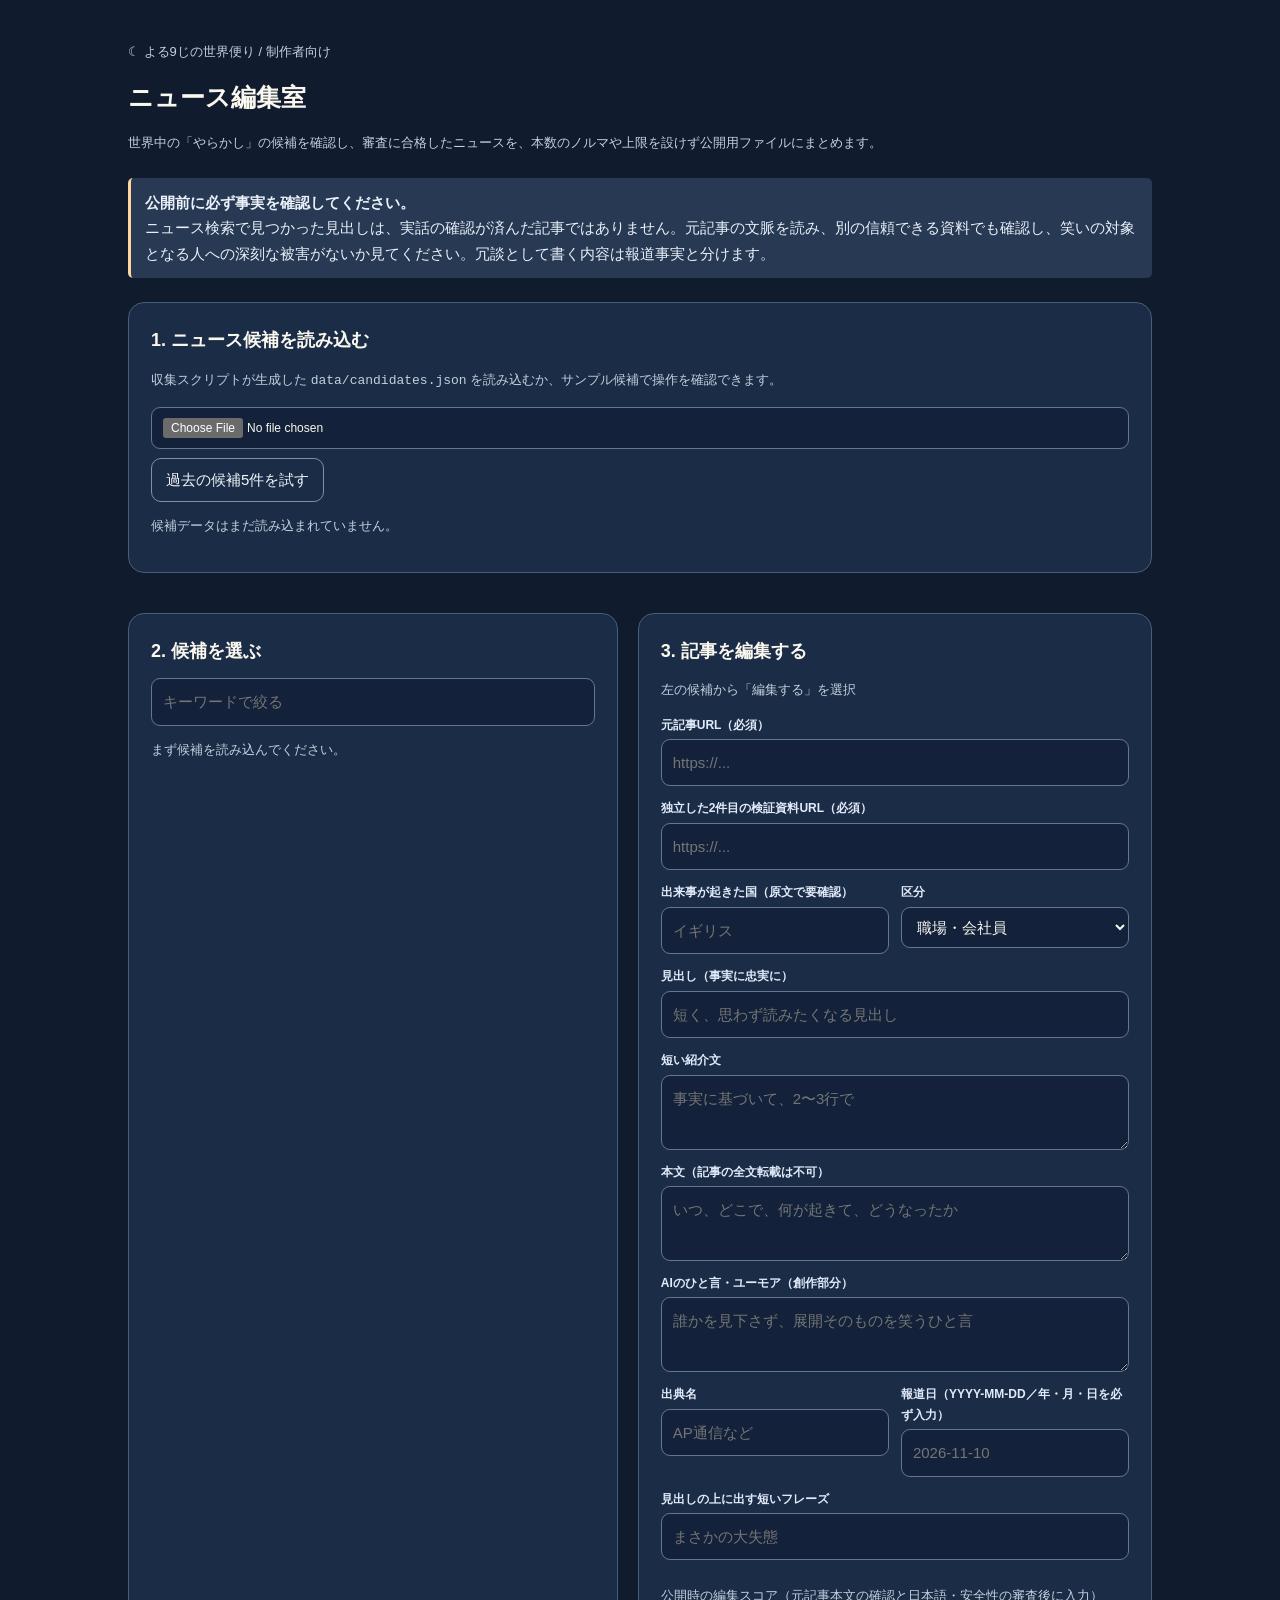
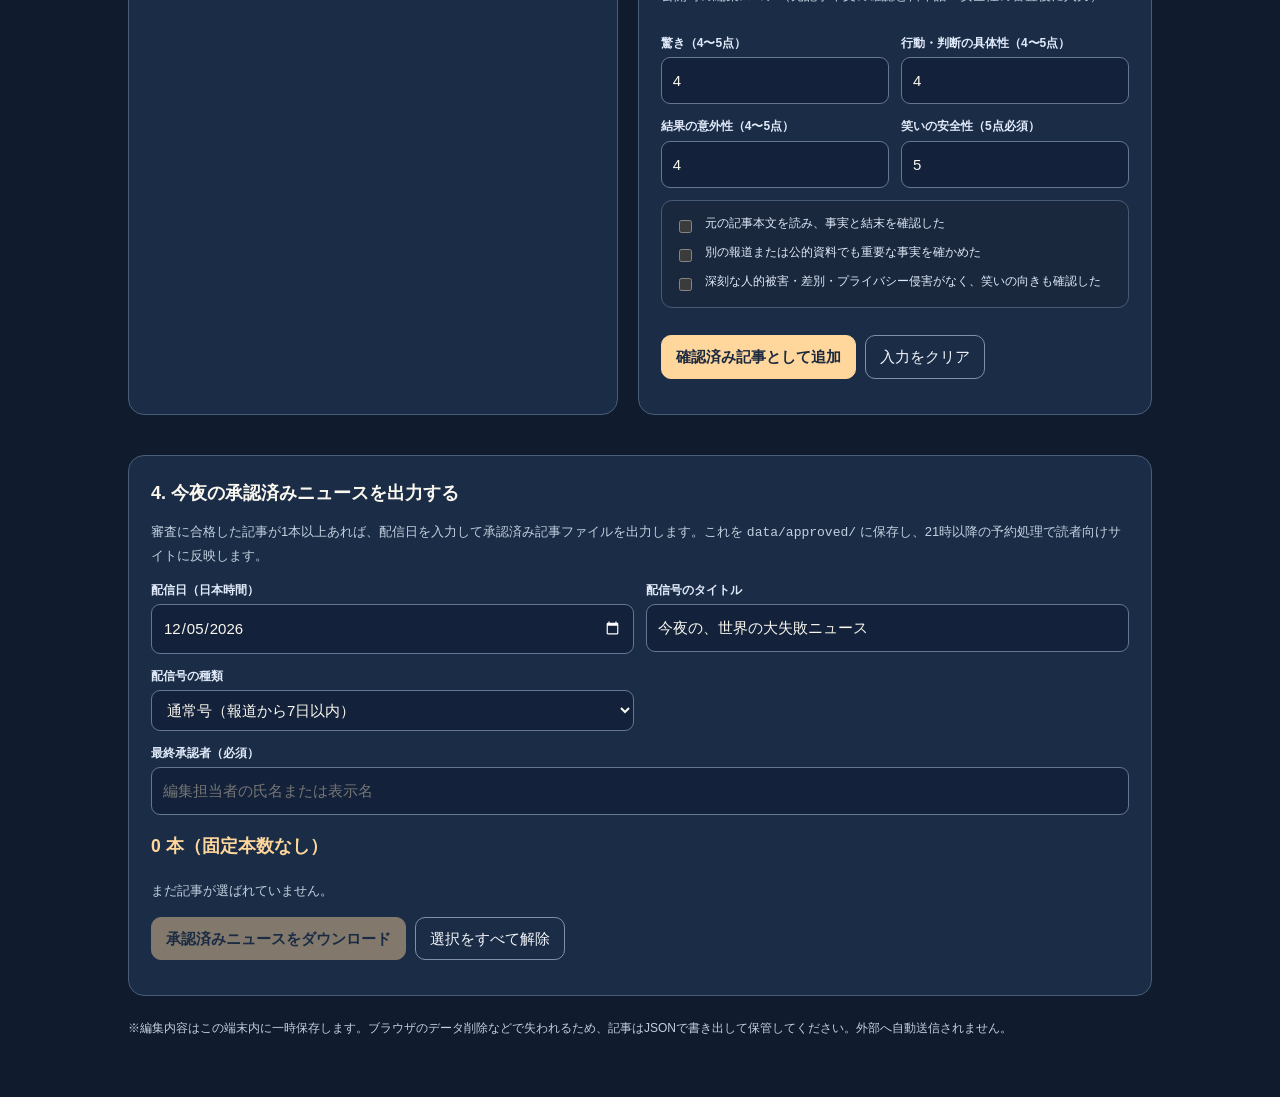
<file: editor.html>
<!doctype html>
<html lang="ja"><head><meta charset="utf-8"><meta name="viewport" content="width=device-width,initial-scale=1"><title>編集室｜よる9じの世界便り</title><style>
:root{color-scheme:dark;--bg:#101b2d;--surface:#1b2d46;--border:#485d79;--text:#faf7ef;--gold:#ffd69b;--sub:#c2d0df}
*{box-sizing:border-box}body{margin:0;background:var(--bg);color:var(--text);font:15px/1.7 -apple-system,BlinkMacSystemFont,'Hiragino Kaku Gothic ProN','Yu Gothic',Meiryo,sans-serif}a{color:#bce8d7}.wrap{max-width:1060px;margin:auto;padding:28px 18px 48px}h1{font-size:25px;margin:4px 0}h2{font-size:18px;margin:0 0 12px}.muted{color:var(--sub);font-size:13px}.warn{border-left:3px solid var(--gold);padding:12px 14px;background:#273953;color:#eaf1fa;margin:24px 0;border-radius:5px}.panel{background:var(--surface);border:1px solid var(--border);border-radius:16px;padding:22px;margin:20px 0}.columns{display:grid;grid-template-columns:1fr 1.05fr;gap:20px}.candidate{border-top:1px solid #526682;padding:13px 0}.candidate b{display:block;font-size:14px;line-height:1.6}.candidate div{font-size:12px;color:var(--sub);overflow-wrap:anywhere}.candidate button{margin-top:9px}.candidate a{display:inline-block;overflow-wrap:anywhere;font-size:12px}.btn,button{font:inherit;cursor:pointer;border:1px solid #8190a7;background:transparent;color:#f4f6fb;padding:8px 14px;border-radius:10px}.btn-primary{background:var(--gold);color:#1b2a40;border-color:var(--gold);font-weight:800}.btn:disabled,button:disabled{cursor:default;opacity:.45}.secondary{font-size:12px}.forms{display:grid;grid-template-columns:1fr 1fr;gap:12px}.field{display:flex;flex-direction:column;gap:4px}.wide{grid-column:1/-1}label{color:#e1eafa;font-size:12px;font-weight:700}input,textarea,select{font:inherit;color:var(--text);background:#13223a;border:1px solid #647692;border-radius:9px;padding:10px 11px;width:100%}textarea{min-height:75px;resize:vertical}input[type=file]{font-size:12px}.checks{background:#19283d;padding:13px;border:1px solid #475a75;border-radius:11px;display:grid;gap:7px}.check{display:flex;align-items:start;gap:10px;font-weight:400;line-height:1.6}.check input{width:auto;margin-top:6px;accent-color:var(--gold)}.buttons{display:flex;flex-wrap:wrap;gap:9px;margin-top:15px}.selected{border-top:1px solid #536782;padding:10px 0;display:flex;align-items:center;justify-content:space-between;gap:12px}.selected span{font-size:13px}.success{color:#bfe6d2}.counter{color:var(--gold);font-weight:800}.hidden{display:none!important}.foot{font-size:12px;color:var(--sub);margin-top:22px}@media(max-width:760px){.columns{grid-template-columns:1fr}.forms{grid-template-columns:1fr}.panel{padding:16px}.wrap{padding:15px 13px}}
</style></head><body><div class="wrap"><p class="muted">☾ よる9じの世界便り / 制作者向け</p><h1>ニュース編集室</h1><p class="muted">世界中の「やらかし」の候補を確認し、審査に合格したニュースを、本数のノルマや上限を設けず公開用ファイルにまとめます。</p>
<div class="warn"><strong>公開前に必ず事実を確認してください。</strong><br>ニュース検索で見つかった見出しは、実話の確認が済んだ記事ではありません。元記事の文脈を読み、別の信頼できる資料でも確認し、笑いの対象となる人への深刻な被害がないか見てください。冗談として書く内容は報道事実と分けます。</div>
<div class="panel"><h2>1. ニュース候補を読み込む</h2><p class="muted">収集スクリプトが生成した <code>data/candidates.json</code> を読み込むか、サンプル候補で操作を確認できます。</p><div class="buttons"><input id="candidateFile" type="file" accept=".json,application/json" aria-label="候補JSONを選ぶ"><button id="sample" type="button">過去の候補5件を試す</button></div><p id="importState" class="muted" role="status">候補データはまだ読み込まれていません。</p></div>
<div class="columns"><div class="panel"><h2>2. 候補を選ぶ</h2><input id="search" placeholder="キーワードで絞る" aria-label="候補を絞る"><div id="candidates" style="margin-top:12px"><p class="muted">まず候補を読み込んでください。</p></div></div><div class="panel"><h2>3. 記事を編集する</h2><p id="active" class="muted">左の候補から「編集する」を選択</p><form id="form" class="forms"><div class="field wide"><label for="link">元記事URL（必須）</label><input id="link" type="url" required placeholder="https://..."></div><div class="field wide"><label for="verificationLink">独立した2件目の検証資料URL（必須）</label><input id="verificationLink" type="url" required placeholder="https://..."></div><div class="field"><label for="country">出来事が起きた国（原文で要確認）</label><input id="country" required placeholder="イギリス"></div><div class="field"><label for="category">区分</label><select id="category"><option value="work">職場・会社員</option><option value="person">個人</option><option value="company">企業・組織</option></select></div><div class="field wide"><label for="title">見出し（事実に忠実に）</label><input id="title" required placeholder="短く、思わず読みたくなる見出し"></div><div class="field wide"><label for="summary">短い紹介文</label><textarea id="summary" required placeholder="事実に基づいて、2〜3行で"></textarea></div><div class="field wide"><label for="detail">本文（記事の全文転載は不可）</label><textarea id="detail" required placeholder="いつ、どこで、何が起きて、どうなったか"></textarea></div><div class="field wide"><label for="quip">AIのひと言・ユーモア（創作部分）</label><textarea id="quip" required placeholder="誰かを見下さず、展開そのものを笑うひと言"></textarea></div><div class="field"><label for="sourceName">出典名</label><input id="sourceName" required placeholder="AP通信など"></div><div class="field"><label for="reported">報道日（YYYY-MM-DD／年・月・日を必ず入力）</label><input id="reported" required placeholder="2026-11-10"></div><div class="field wide"><label for="label">見出しの上に出す短いフレーズ</label><input id="label" placeholder="まさかの大失態"></div><div class="field wide"><p class="muted">公開時の編集スコア（元記事本文の確認と日本語・安全性の審査後に入力）</p></div><div class="field"><label for="surpriseScore">驚き（4〜5点）</label><input type="number" id="surpriseScore" min="4" max="5" required value="4"></div><div class="field"><label for="mistakeScore">行動・判断の具体性（4〜5点）</label><input type="number" id="mistakeScore" min="4" max="5" required value="4"></div><div class="field"><label for="outcomeScore">結果の意外性（4〜5点）</label><input type="number" id="outcomeScore" min="4" max="5" required value="4"></div><div class="field"><label for="safetyScore">笑いの安全性（5点必須）</label><input type="number" id="safetyScore" min="5" max="5" required value="5"></div><div class="checks wide"><label class="check"><input type="checkbox" id="original">元の記事本文を読み、事実と結末を確認した</label><label class="check"><input type="checkbox" id="independent">別の報道または公的資料でも重要な事実を確かめた</label><label class="check"><input type="checkbox" id="safety">深刻な人的被害・差別・プライバシー侵害がなく、笑いの向きも確認した</label></div><div class="wide buttons"><button type="submit" class="btn-primary">確認済み記事として追加</button><button id="clear" type="button">入力をクリア</button></div></form><p id="formMessage" class="muted" role="status"></p></div></div>
<div class="panel"><h2>4. 今夜の承認済みニュースを出力する</h2><p class="muted">審査に合格した記事が1本以上あれば、配信日を入力して承認済み記事ファイルを出力します。これを <code>data/approved/</code> に保存し、21時以降の予約処理で読者向けサイトに反映します。</p><div class="forms"><div class="field"><label for="editionDate">配信日（日本時間）</label><input type="date" id="editionDate" required></div><div class="field"><label for="editionName">配信号のタイトル</label><input id="editionName" value="今夜の、世界の大失敗ニュース"></div><div class="field"><label for="editionType">配信号の種類</label><select id="editionType"><option value="regular">通常号（報道から7日以内）</option><option value="special">特集号（過去の話題も掲載）</option></select></div><div class="field wide" id="specialReasonField" style="display:none"><label for="specialReason">特集号の説明（必須・15文字以上）</label><textarea id="specialReason" placeholder="過去のニュースを集めた理由、報道期間などを記入してください"></textarea></div><div class="field wide"><label for="reviewer">最終承認者（必須）</label><input id="reviewer" required placeholder="編集担当者の氏名または表示名"></div></div><h3 class="counter" id="count">0 本</h3><div id="selected"></div><div class="buttons"><button id="export" type="button" class="btn-primary" disabled>承認済みニュースをダウンロード</button><button id="clearAll" type="button">選択をすべて解除</button></div><p id="exportMessage" role="status" class="muted"></p></div><p class="foot">※編集内容はこの端末内に一時保存します。ブラウザのデータ削除などで失われるため、記事はJSONで書き出して保管してください。外部へ自動送信されません。</p></div>
<script id="embedded-sample" type="application/json">{"generatedAt":"sample","provider":"v3 archive","candidates":[{"id":"flight-wrong-country","title":"ドイツ行きの飛行機、到着したのはスコットランド。","url":"https://www.abc.net.au/news/2019-03-26/british-airways-plane-edinburgh-scotland-dusseldorf-germany/10938796","domain":"ABC News","seendate":"2019.03.26","sourcecountry":"イギリス","language":"Japanese (edited)","status":"要確認"},{"id":"lollipops-70000","title":"8歳の少年が「友達への景品」を注文。届いたキャンディー、約7万個。","url":"https://ny1.com/nyc/all-boroughs/ap-top-news/2025/05/06/kentucky-boy-uses-mothers-phone-to-order-70k-dum-dum-suckers-to-share-with-his-friends","domain":"AP通信 / Spectrum News","seendate":"2025.05.07","sourcecountry":"アメリカ","language":"Japanese (edited)","status":"要確認"},{"id":"spain-trains-too-big","title":"新しい列車を31編成発注。ところがトンネルの寸法に合わない。","url":"https://apnews.com/article/a4d3e2fc2eb80af8561215eba931105b","domain":"AP通信","seendate":"2023.02.20","sourcecountry":"スペイン","language":"Japanese (edited)","status":"要確認"},{"id":"welsh-out-of-office","title":"道路標識の翻訳を依頼したら、「ただいま外出中」をそのまま印刷。","url":"https://www.theguardian.com/theguardian/2008/nov/01/5","domain":"The Guardian","seendate":"2008.11.01","sourcecountry":"イギリス・ウェールズ","language":"Japanese (edited)","status":"要確認"},{"id":"reporter-worker","title":"BBC記者、生中継中に「すみません、店員さん？」と間違われる。","url":"https://www.standard.co.uk/news/uk/bbc-presenter-ben-boulos-mistaken-worker-factory-tv-live-report-inflation-uk-b1128250.html","domain":"Evening Standard","seendate":"2023.12.20","sourcecountry":"イギリス","language":"Japanese (edited)","status":"要確認"}]}</script>
<script>
'use strict';const $=id=>document.getElementById(id), sample=JSON.parse($('embedded-sample').textContent);
const fields=['link','verificationLink','country','title','summary','detail','quip','sourceName','reported','label','category','surpriseScore','mistakeScore','outcomeScore','safetyScore'];
let candidates=[],selected=[],activeId=null;
try{const raw=JSON.parse(localStorage.getItem('yoru9:v7:editor')||'[]');if(Array.isArray(raw))selected=raw}catch(_){}
const escapeHtml=s=>String(s??'').replace(/[&<>"']/g,c=>({'&':'&amp;','<':'&lt;','>':'&gt;','"':'&quot;',"'":'&#39;',"'":'&#39;'}[c]));
function safeLink(url){try{const p=new URL(url);return p.protocol==='https:'?p.href:'#'}catch(_){return '#'}}
function save(){try{localStorage.setItem('yoru9:v7:editor',JSON.stringify(selected))}catch(_){}}
function today(){return new Date().toLocaleDateString('sv-SE',{timeZone:'Asia/Tokyo'})}$('editionDate').value=today();
function loadCandidateList(data){if(!data||!Array.isArray(data.candidates))throw Error('candidates 配列がありません'); candidates=data.candidates.filter(c=>c&&c.title&&safeLink(c.url)!=='#').slice(0,200).map((c,i)=>({...c,id:'candidate-'+i}));$('importState').textContent=`${candidates.length}件の未確認候補を読み込みました。出典確認はこれからです。`;renderCandidates()}
$('sample').onclick=()=>loadCandidateList(sample);
$('candidateFile').onchange=async e=>{const file=e.target.files?.[0];if(!file)return;try{loadCandidateList(JSON.parse(await file.text()))}catch(err){$('importState').textContent=`読み込み失敗：${err.message}`}};
$('search').oninput=renderCandidates;
function renderCandidates(){const q=$('search').value.toLowerCase();const arr=candidates.filter(c=>(c.title+' '+c.domain+' '+c.sourcecountry).toLowerCase().includes(q));$('candidates').innerHTML=arr.length?arr.slice(0,80).map(c=>`<div class="candidate"><b>${escapeHtml(c.title)}</b><div>${escapeHtml(c.domain||'提供元未確定')} · 発信元：${escapeHtml(c.sourcecountry||'?')} · ${escapeHtml(c.seendate||'')}</div><a target="_blank" rel="noopener noreferrer" href="${escapeHtml(safeLink(c.url))}">元の記事を確認 ↗</a><br><button data-edit="${escapeHtml(c.id)}" type="button">編集する</button></div>`).join(''):'<p class="muted">該当する候補がありません。</p>'}
$('candidates').addEventListener('click',e=>{const b=e.target.closest('[data-edit]');if(!b)return;const c=candidates.find(x=>x.id===b.dataset.edit);if(!c)return;activeId=c.id; $('active').textContent=`候補：${c.title}`;fields.forEach(f=>$(f).value='');$('link').value=c.url;$('sourceName').value=c.domain||'';$('reported').value=c.seendate?.slice(0,10)||'';$('category').value='work';['original','independent','safety'].forEach(f=>$(f).checked=false);$('formMessage').textContent='元記事を開いてから、確認済みの事実だけを入力してください。';$('title').focus()});
$('clear').onclick=()=>{$('form').reset();activeId=null;$('active').textContent='候補を選択してください';$('formMessage').textContent='入力をクリアしました'};
$('form').onsubmit=e=>{e.preventDefault();const source=safeLink($('link').value.trim());if(source==='#'){ $('formMessage').textContent='有効な出典URLが必要です';return}const second=safeLink($('verificationLink').value.trim());if(second==='#'||second===source){$('formMessage').textContent='独立した2件目の検証URLを入力してください';return}if(!['original','independent','safety'].every(id=>$(id).checked)){ $('formMessage').textContent='公開前の3項目の確認が必要です';return}
if(selected.some(s=>s.sourceUrl===source)){$('formMessage').textContent='同じ出典URLの記事は追加できません';return}
const cat=$('category').value;const story={id:'edition-'+Date.now().toString(36)+'-'+Math.random().toString(36).slice(2,6),country:$('country').value.trim(),category:cat,categoryLabel:({work:'職場・会社員',person:'個人',company:'企業・組織'})[cat],label:$('label').value.trim()||'思わぬ大失敗',title:$('title').value.trim(),summary:$('summary').value.trim(),detail:$('detail').value.trim(),quip:$('quip').value.trim(),sourceName:$('sourceName').value.trim(),sourceUrl:source,reported:$('reported').value.trim(),flag:'🌍',verificationUrls:[source,second],editorVerified:true,humorSafe:true,editorialScores:{surprise:Number($('surpriseScore').value),mistakeClarity:Number($('mistakeScore').value),outcomeIrony:Number($('outcomeScore').value),safety:Number($('safetyScore').value)}};
if(!([story.editorialScores.surprise,story.editorialScores.mistakeClarity,story.editorialScores.outcomeIrony].every(n=>Number.isInteger(n)&&n>=4&&n<=5)&&story.editorialScores.safety===5)){$('formMessage').textContent='驚き・判断・結果の意外性は各4点以上、安全性は5点必須です。';return}if([story.country,story.title,story.summary,story.detail,story.quip,story.sourceName,story.reported].some(x=>!x)){ $('formMessage').textContent='必須項目をすべて入力してください';return}selected.push(story);save();renderSelected();$('formMessage').textContent='審査済みの記事を'+selected.length+'本選択中です。';$('form').reset();activeId=null;$('active').textContent='次の候補を選択してください';};
function renderSelected(){$('count').textContent=`${selected.length} 本（固定本数なし）`;$('selected').innerHTML=selected.map((s,i)=>`<div class="selected"><span>${i+1}. ${escapeHtml(s.title)}</span><button type="button" data-remove="${i}">削除</button></div>`).join('')||'<p class="muted">まだ記事が選ばれていません。</p>';$('export').disabled=selected.length===0}
$('selected').addEventListener('click',e=>{const b=e.target.closest('[data-remove]');if(!b)return;selected.splice(Number(b.dataset.remove),1);save();renderSelected()});
$('clearAll').onclick=()=>{if(!confirm('選択した記事をすべて解除しますか？'))return;selected=[];save();renderSelected()};
$('editionType').onchange=()=>{$('specialReasonField').style.display=$('editionType').value==='special'?'block':'none'};
$('export').onclick=()=>{
 const date=$('editionDate').value;
 const title=$('editionName').value.trim();
 const reviewer=$('reviewer').value.trim();
 const kind=$('editionType').value;
 const reason=$('specialReason').value.trim();
 const message=$('exportMessage');
 if(!/^\d{4}-\d{2}-\d{2}$/.test(date)||!title||selected.length===0||reviewer.length<2){
  message.textContent='配信日、タイトル、承認者、審査に合格した記事1本以上を確認してください。';return;
 }
 if(kind==='special'&&(!title.includes('特集')||reason.length<15)){
  message.textContent='特集号はタイトルに「特集」を含め、15文字以上で特集の理由を説明してください。';return;
 }
 for(let i=0;i<selected.length;i++){
  const s=selected[i];
  const reported=String(s.reported||'').replaceAll('.','-');
  if(!/^\d{4}-\d{2}-\d{2}$/.test(reported)){
   message.textContent=(i+1)+'本目の報道日を YYYY-MM-DD 形式で入力してください。';return;
  }
  const issueDay=new Date(date+'T12:00:00+09:00');
  const reportedDay=new Date(reported+'T12:00:00+09:00');
  const age=Math.round((issueDay-reportedDay)/86400000);
  if(!Number.isFinite(age)||age<0){
   message.textContent=(i+1)+'本目の報道日が配信日より未来、または日付が不正です。';return;
  }
  if(kind==='regular'&&age>7){
   message.textContent=(i+1)+'本目は報道から'+age+'日経過しています。通常号ではなく特集号にするか、新しい記事に差し替えてください。';return;
  }
  s.reported=reported;
 }
 if(!confirm(selected.length+'本すべての元記事・編集スコア・安全性を確認しましたか？ 配信日と報道日も確認して、承認済みJSONを書き出します。'))return;
 const payload={
  status:'approved',editionDate:date,title,editionType:kind,
  ...(kind==='special'?{specialReason:reason}:{}),
  stories:selected,editorApproved:true,factChecked:true,humorReviewed:true,
  approvedBy:reviewer,approvedAt:new Date().toISOString(),
  credits:'Original reporting is credited in each article. AI one-liners are fictional humor.'
 };
 const blob=new Blob([JSON.stringify(payload,null,2)+'\n'],{type:'application/json'});
 const url=URL.createObjectURL(blob);
 const a=document.createElement('a');a.href=url;a.download=date+'.json';a.click();
 setTimeout(()=>URL.revokeObjectURL(url),1000);
 message.textContent=date+'.json を書き出しました。data/approved/ に登録すると予約公開処理が確認します。';
};
renderSelected();
</script></body></html>
</file>
<file: assets/reading-focus.css>
/* Reader-first affordances are isolated from the legacy atlas stylesheet.
   The news gallery remains the main task; country experiences stay optional. */
.reader-first-link{
 display:inline-flex;align-items:center;justify-content:center;
 gap:.5rem;margin-top:1rem;padding:.7rem 1rem;min-height:44px;
 background:#f8ddb0;color:#13243a;border:1px solid #ffe9bf;
 border-radius:12px;font-size:.92rem;font-weight:800;
 text-decoration:none;box-shadow:0 4px 14px #0002
}
.reader-first-link:hover{background:#ffeccc}
.reader-first-link:focus-visible{outline:3px solid #fff;outline-offset:3px}
.issue-gallery{scroll-margin-top:1rem}
.today-map-card{scroll-margin-top:1rem}
@media(max-width:520px){
 .reader-first-link{width:100%;margin-top:.8rem}
}
@media(prefers-reduced-motion:reduce){
 .reader-first-link{transition:none}
}

/* Optional geography and travel, closed by default on all screen widths. */
.world-explore{min-width:0;margin:8px 0 0;border:1px solid #809bab;border-radius:13px;background:#203a52;color:#f8e9ce}
.world-explore>summary{display:flex;flex-direction:column;justify-content:center;position:relative;gap:3px;min-height:54px;padding:10px 42px 10px 13px;cursor:pointer;list-style:none;text-align:left}
.world-explore>summary::-webkit-details-marker{display:none}
.world-explore>summary::after{content:'＋';position:absolute;right:14px;top:50%;transform:translateY(-50%);font-size:1.1rem;font-weight:800}
.world-explore[open]>summary::after{content:'−'}
.world-explore>summary:focus-visible{outline:3px solid #ffe3b2;outline-offset:3px;border-radius:12px}
.world-explore-title{font-size:.95rem;font-weight:850;line-height:1.45}
.world-explore-hint{font-size:.75rem;color:#cde1eb;line-height:1.55;overflow-wrap:anywhere}
.world-explore>.today-map-card{margin:0 8px 8px}
</file>
